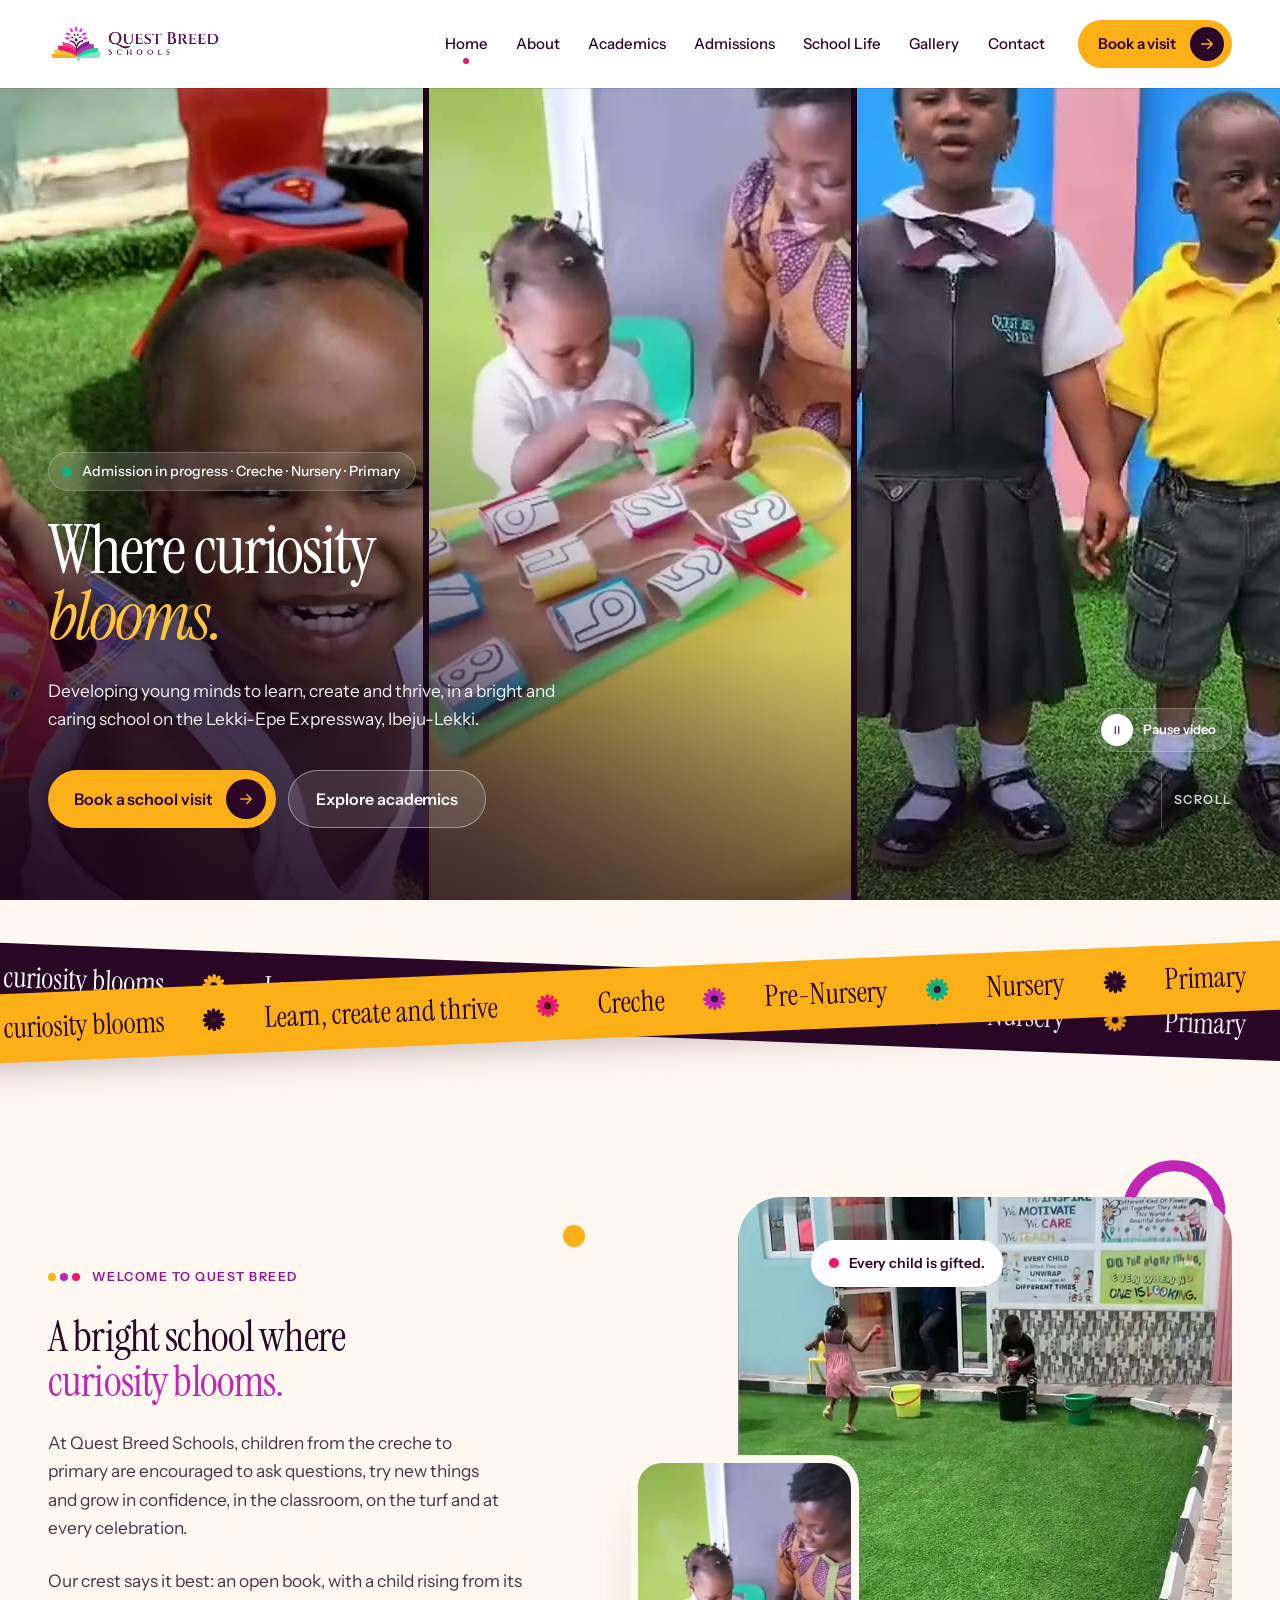
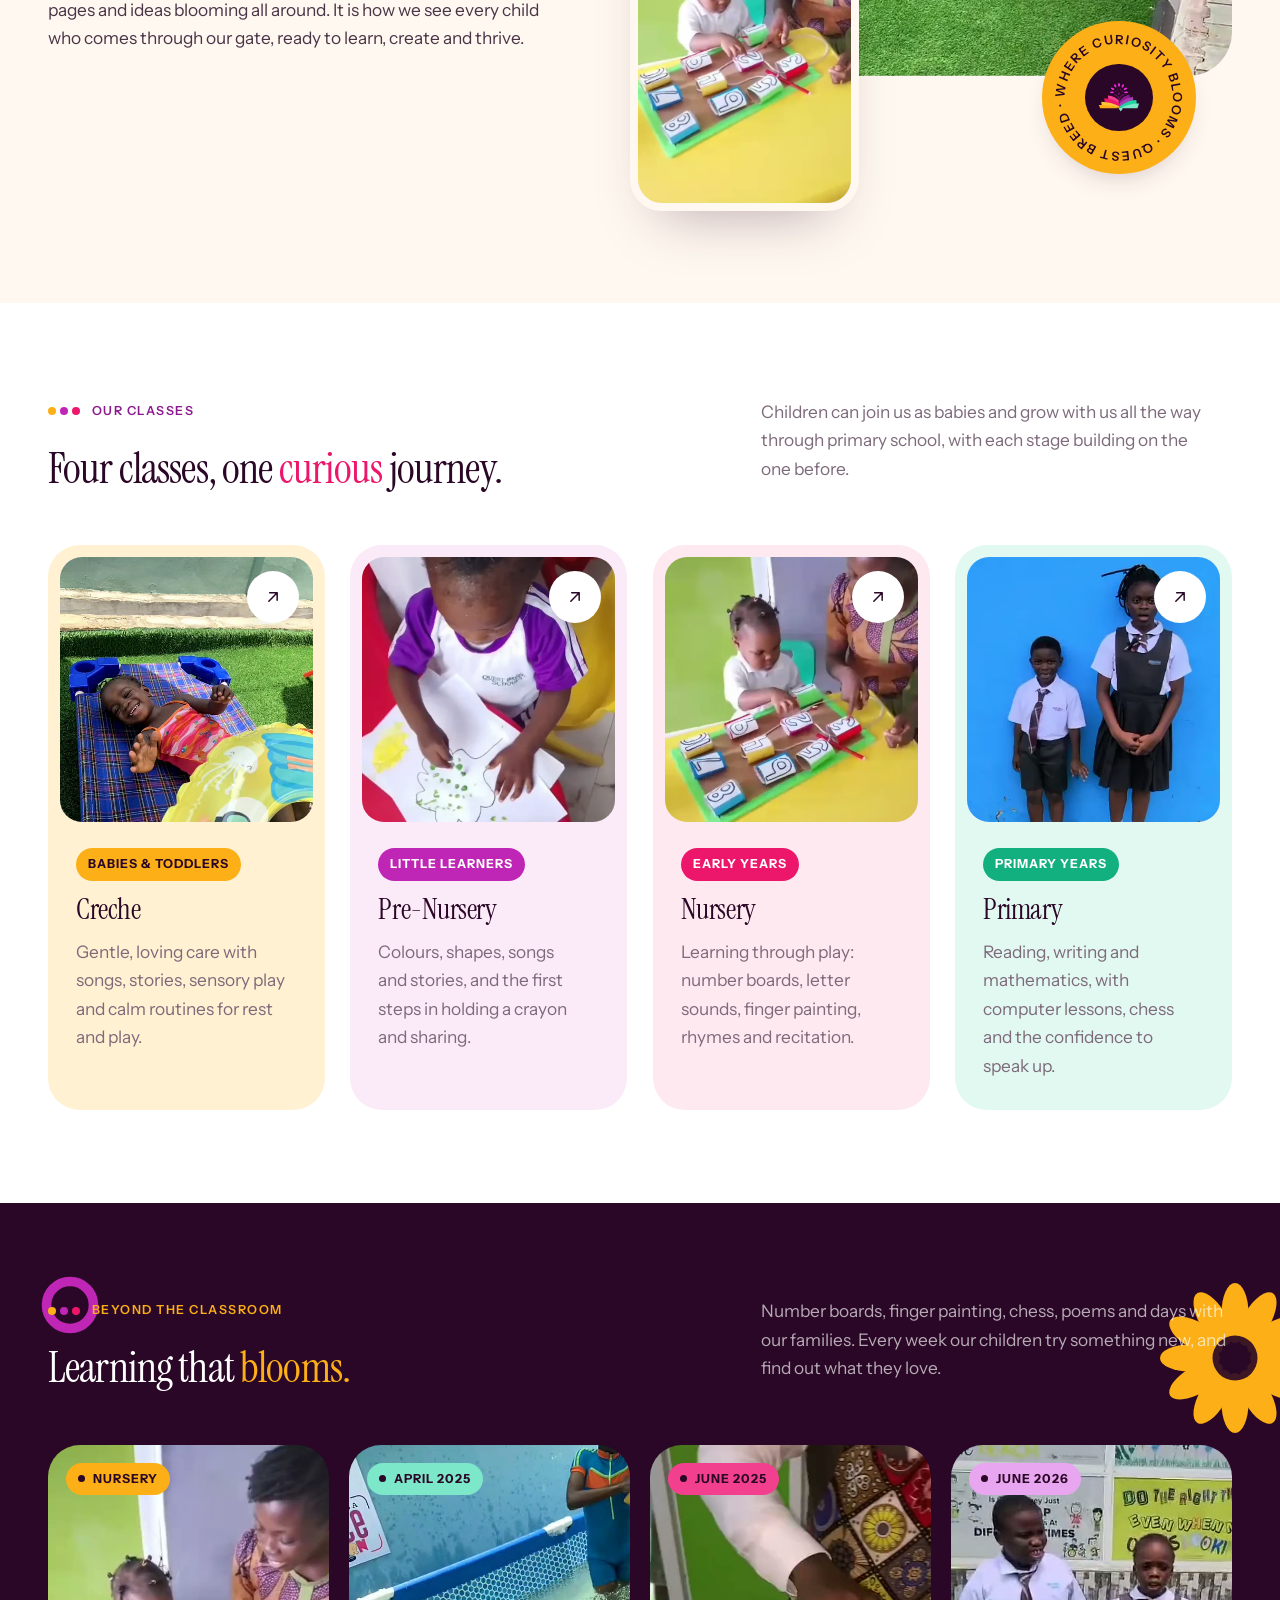
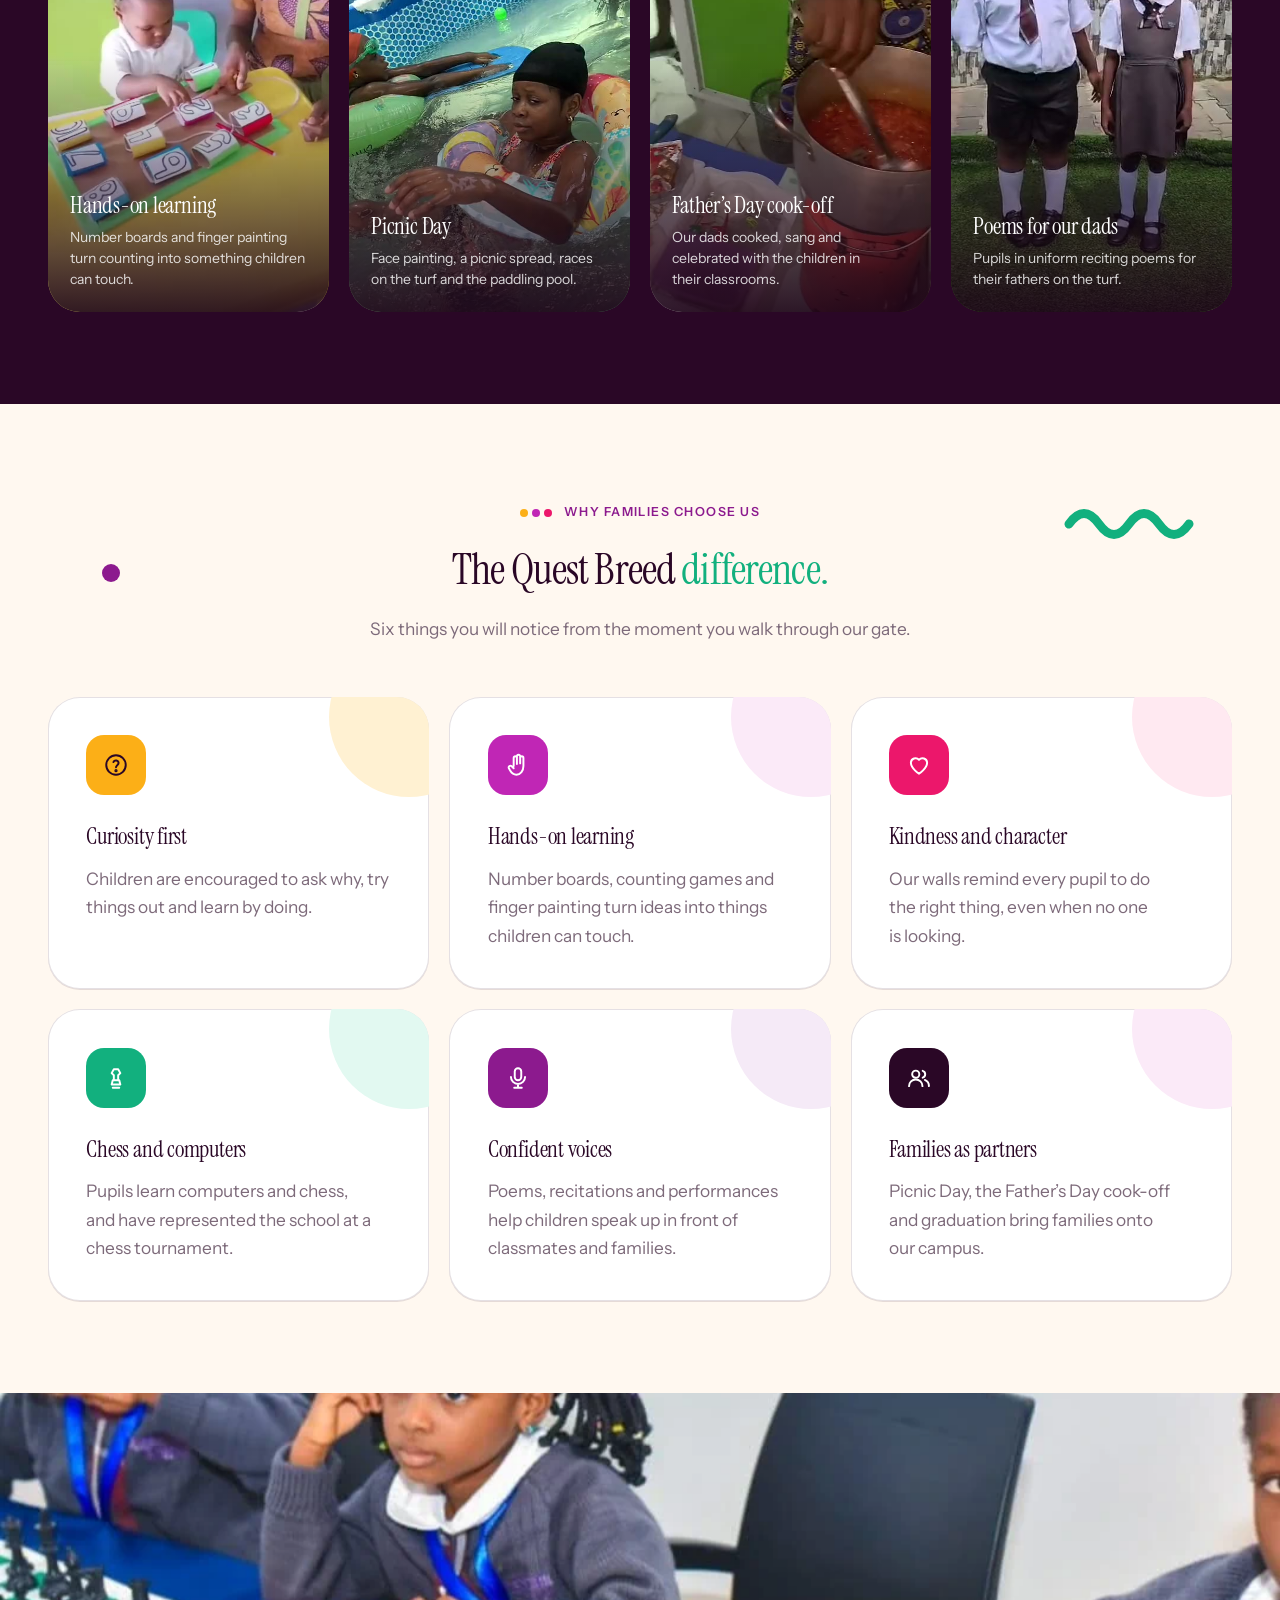
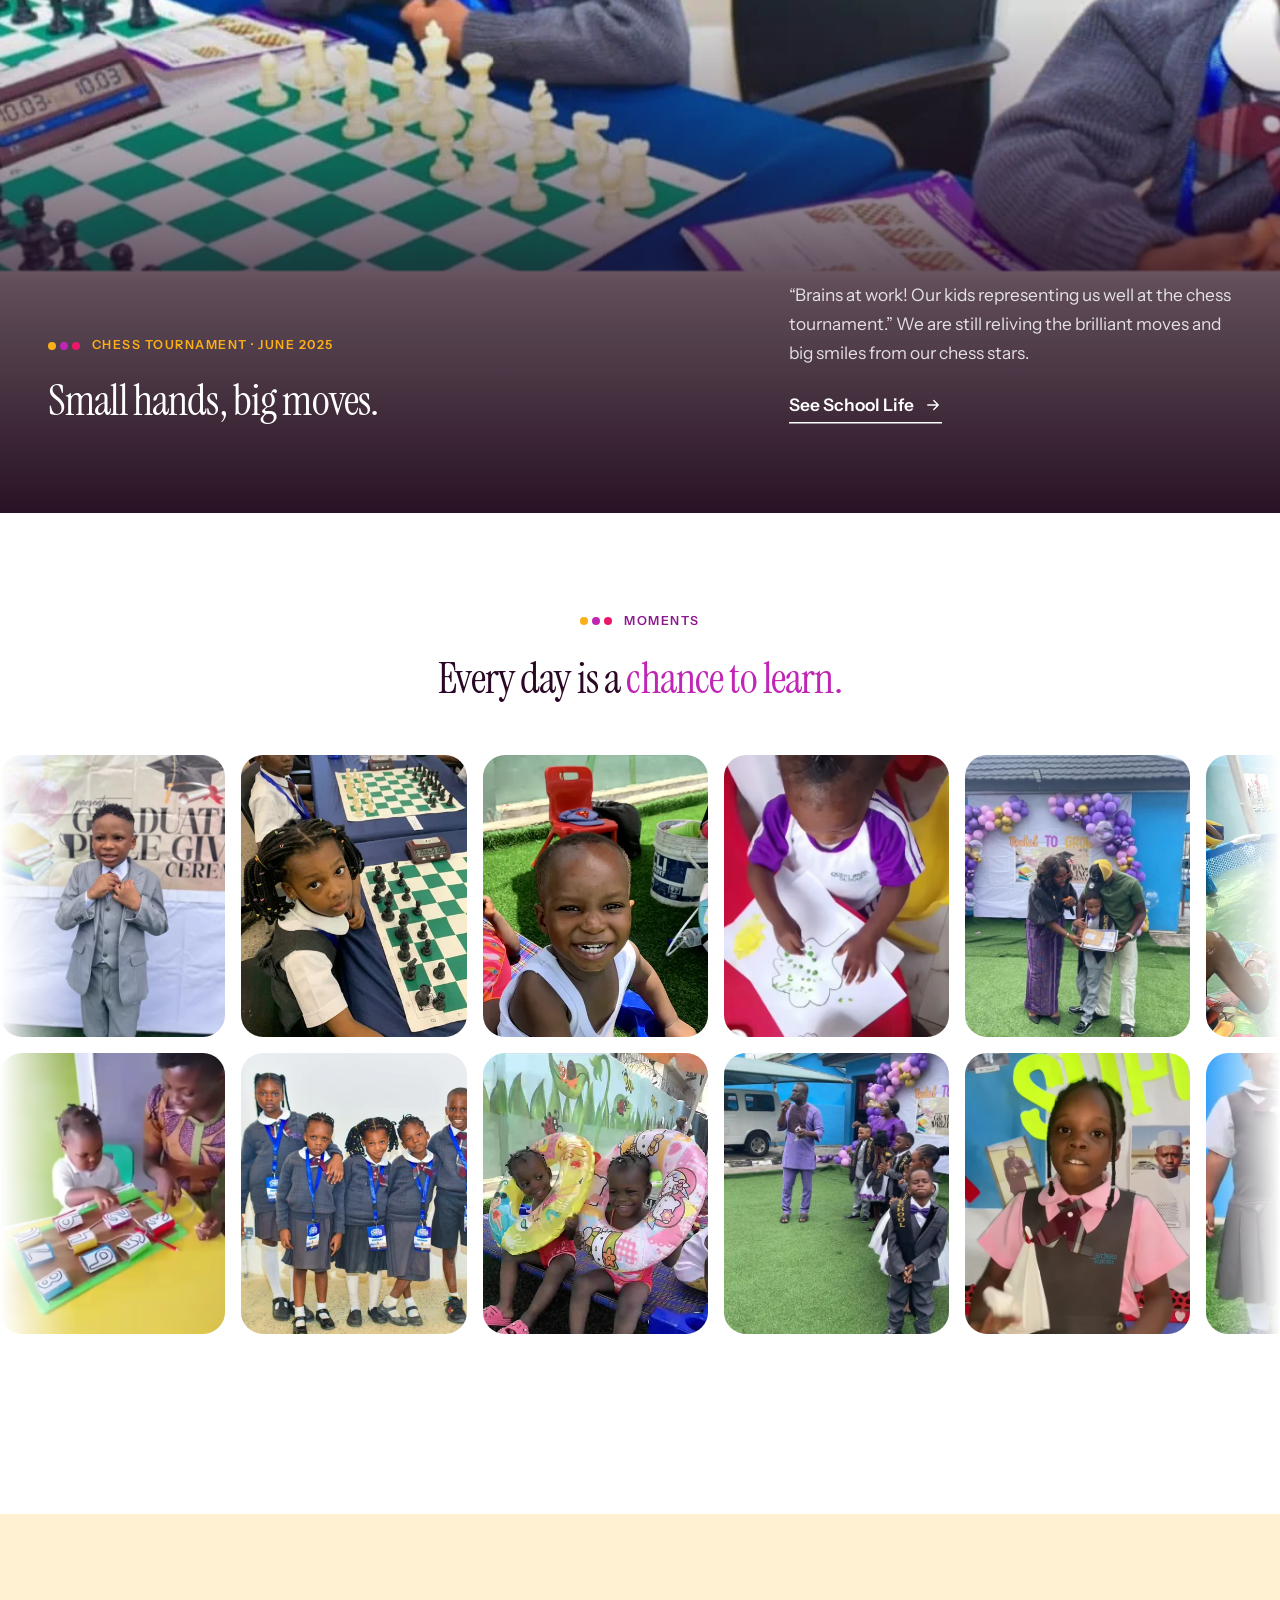
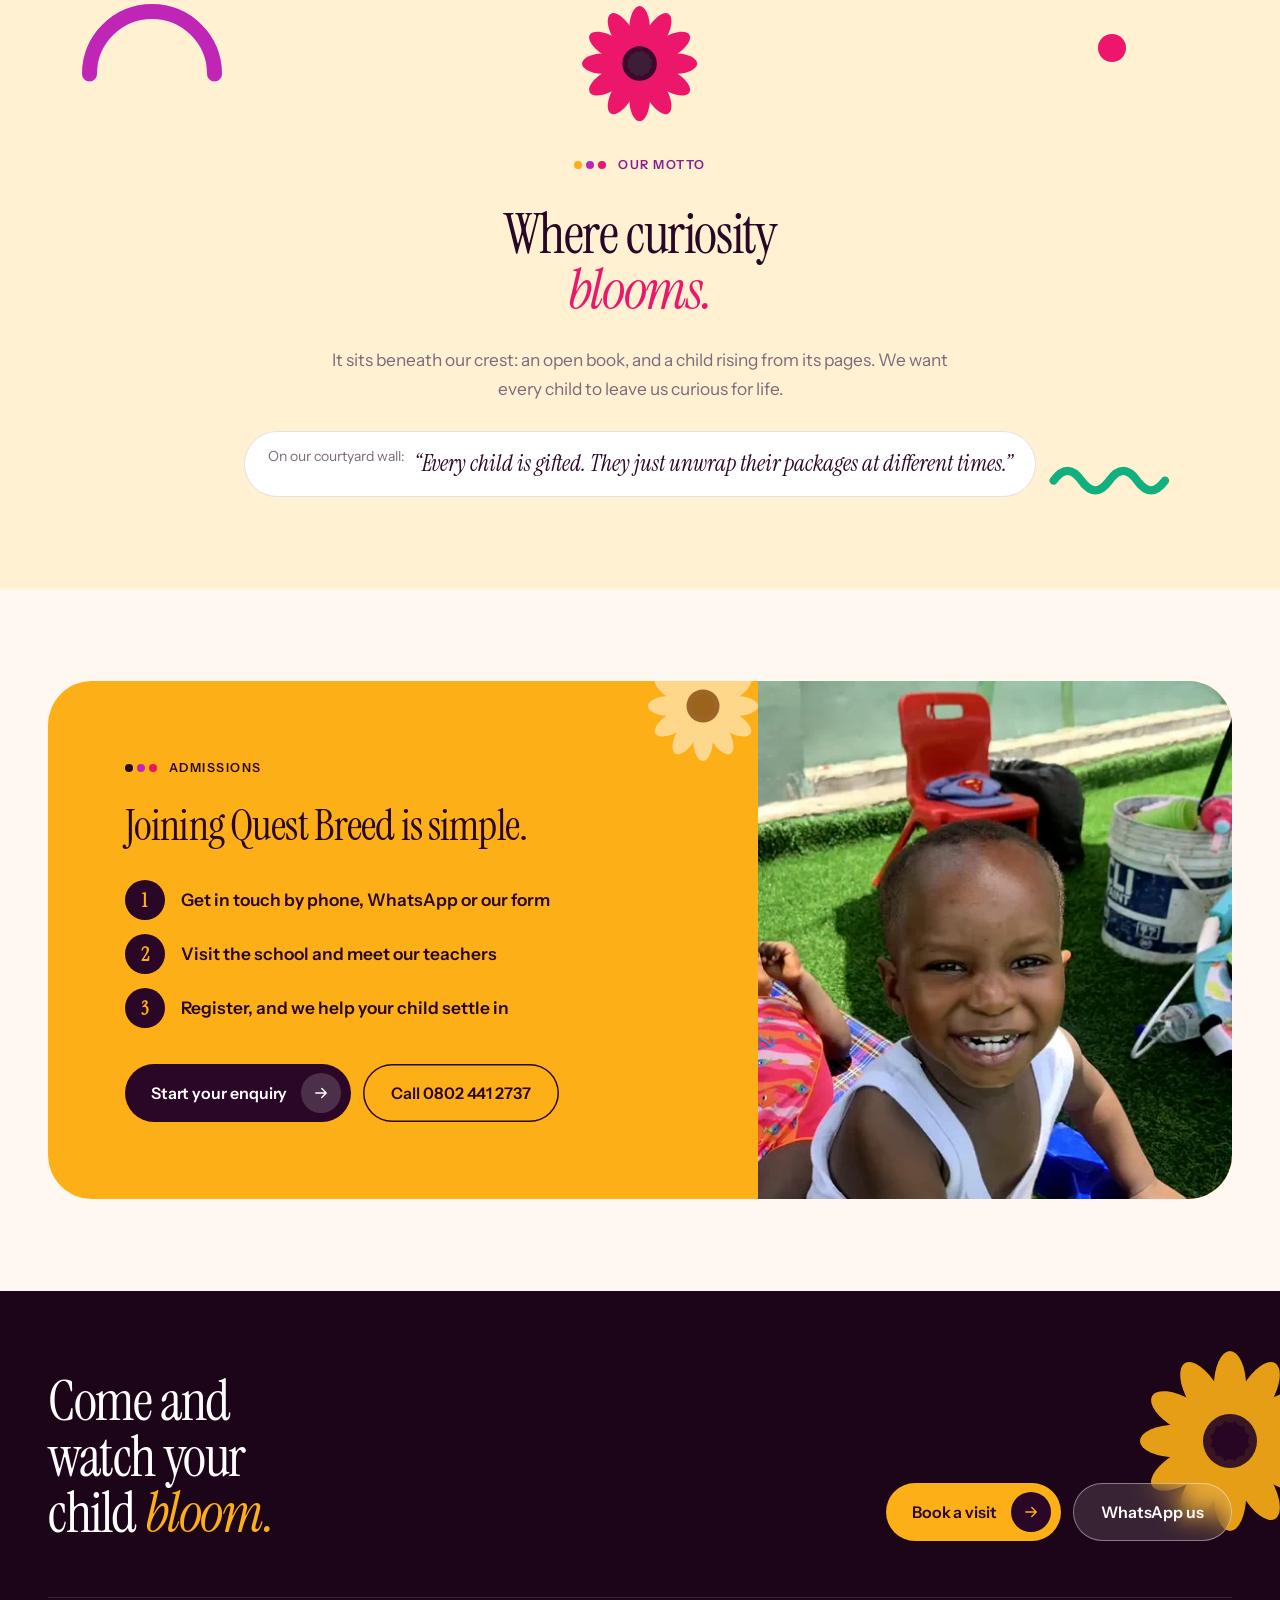
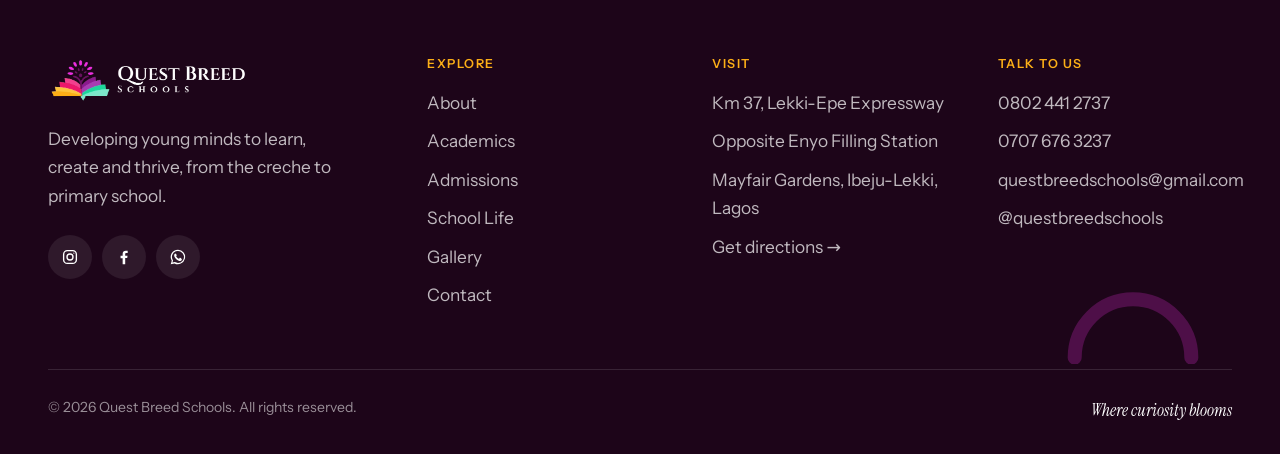
<file: index.html>
<!DOCTYPE html>
<html lang="en-GB">
<head>
  <meta charset="utf-8">
  <meta name="viewport" content="width=device-width, initial-scale=1, viewport-fit=cover">
  <title>Quest Breed Schools | Creche, Nursery &amp; Primary School in Ibeju-Lekki, Lagos</title>
  <meta name="description" content="Quest Breed Schools is a creche, nursery and primary school at Km 37, Lekki-Epe Expressway, Ibeju-Lekki, Lagos. Where curiosity blooms. Admission is in progress.">
  <meta name="theme-color" content="#2a0726">
  <meta property="og:type" content="website">
  <meta property="og:site_name" content="Quest Breed Schools">
  <meta property="og:title" content="Quest Breed Schools | Creche, Nursery &amp; Primary School in Ibeju-Lekki, Lagos">
  <meta property="og:description" content="Quest Breed Schools is a creche, nursery and primary school at Km 37, Lekki-Epe Expressway, Ibeju-Lekki, Lagos. Where curiosity blooms. Admission is in progress.">
  <meta property="og:image" content="assets/images/og-image.jpg">
  <meta name="twitter:card" content="summary_large_image">
  <link rel="icon" href="favicon.svg" type="image/svg+xml">
  <link rel="icon" href="favicon.png" type="image/png">
  <link rel="apple-touch-icon" href="apple-touch-icon.png">
  <link rel="manifest" href="site.webmanifest">
  <link rel="preload" href="assets/fonts/instrument-serif.woff2" as="font" type="font/woff2" crossorigin>
  <link rel="preload" href="assets/fonts/instrument-sans.woff2" as="font" type="font/woff2" crossorigin>
  <link rel="stylesheet" href="assets/css/style.css">
  <script>document.documentElement.classList.add('js')</script>
  <script type="application/ld+json">{"@context":"https://schema.org","@type":"School","name":"Quest Breed Schools","slogan":"Where curiosity blooms","email":"questbreedschools@gmail.com","telephone":["+2348024412737","+2347076763237"],"address":{"@type":"PostalAddress","streetAddress":"Km 37, Lekki-Epe Expressway, opposite Enyo Filling Station, Mayfair Gardens","addressLocality":"Ibeju-Lekki","addressRegion":"Lagos","addressCountry":"NG"},"sameAs":["https://www.instagram.com/questbreedschools/","https://www.facebook.com/p/Quest-Breed-Schools-61564180782372/"]}</script>
</head>
<body>
  <a class="skip" href="#main">Skip to content</a>

  <header class="header header--over">
    <div class="wrap">
      <a class="logo" href="index.html" aria-label="Quest Breed Schools, home">
        <img class="logo-dark" src="assets/images/logo.webp" alt="Quest Breed Schools" width="664" height="153">
        <img class="logo-light" src="assets/images/logo-white.webp" alt="" width="664" height="153">
      </a>
      <nav class="nav" aria-label="Main">
        <ul class="nav-links">
          <li><a href="index.html" aria-current="page">Home</a></li>
          <li><a href="about.html">About</a></li>
          <li><a href="academics.html">Academics</a></li>
          <li><a href="admissions.html">Admissions</a></li>
          <li><a href="school-life.html">School Life</a></li>
          <li><a href="gallery.html">Gallery</a></li>
          <li><a href="contact.html">Contact</a></li>
        </ul>
        <a class="btn btn--sun btn--sm" href="admissions.html#enquire">Book a visit <span class="arrow"><svg width="18" height="18" viewBox="0 0 24 24" fill="none" stroke="currentColor" stroke-width="1.8" stroke-linecap="round" stroke-linejoin="round" aria-hidden="true"><path d="M5 12h14M13 6l6 6-6 6"/></svg></span></a>
        <button class="burger" type="button" aria-expanded="false" aria-controls="menu"><span class="label-text">Menu</span><span class="lines" aria-hidden="true"></span></button>
      </nav>
    </div>
  </header>

  <div class="menu" id="menu" inert>
    <nav aria-label="Mobile">
      <ul class="menu-links">
        <li><a href="index.html" style="--i:0" aria-current="page"><small>01</small>Home</a></li>
        <li><a href="about.html" style="--i:1"><small>02</small>About</a></li>
        <li><a href="academics.html" style="--i:2"><small>03</small>Academics</a></li>
        <li><a href="admissions.html" style="--i:3"><small>04</small>Admissions</a></li>
        <li><a href="school-life.html" style="--i:4"><small>05</small>School Life</a></li>
        <li><a href="gallery.html" style="--i:5"><small>06</small>Gallery</a></li>
        <li><a href="contact.html" style="--i:6"><small>07</small>Contact</a></li>
      </ul>
    </nav>
    <div class="menu-foot">
      <a class="btn btn--sun" href="admissions.html#enquire">Book a visit <span class="arrow"><svg width="18" height="18" viewBox="0 0 24 24" fill="none" stroke="currentColor" stroke-width="1.8" stroke-linecap="round" stroke-linejoin="round" aria-hidden="true"><path d="M5 12h14M13 6l6 6-6 6"/></svg></span></a>
      <p>Km 37, Lekki-Epe Expressway, Mayfair Gardens, <span class="nowrap">Ibeju-Lekki</span>, Lagos<br><a href="tel:+2348024412737">0802 441 2737</a> &middot; <a href="tel:+2347076763237">0707 676 3237</a></p>
    </div>
  </div>

  <main id="main">

    <section class="hero" aria-label="Welcome">
      <div class="hero-media">
        <figure><video data-auto muted loop playsinline preload="none" poster="assets/video/hero-play.jpg" width="540" height="900" aria-label="Pupils playing on Picnic Day"><source src="assets/video/hero-play.mp4" type="video/mp4"></video></figure>
        <figure><video data-auto muted loop playsinline preload="none" poster="assets/video/hero-learn.jpg" width="540" height="900" aria-label="Nursery pupils learning with number boards and paint"><source src="assets/video/hero-learn.mp4" type="video/mp4"></video></figure>
        <figure><video data-auto muted loop playsinline preload="none" poster="assets/video/hero-belong.jpg" width="540" height="900" aria-label="Pupils in Quest Breed uniform"><source src="assets/video/hero-belong.mp4" type="video/mp4"></video></figure>
      </div>
      <div class="hero-content">
        <div class="wrap hero-grid">
          <div>
            <p class="hero-tag"><span class="pulse"></span><span>Admission in progress &middot; Creche &middot; Nursery &middot; Primary</span></p>
            <h1>
              <span class="line"><span style="--i:0">Where curiosity</span></span>
              <span class="line"><span style="--i:1"><span class="rotator" aria-hidden="true"><span style="--c:#fdc43c">blooms.</span><span style="--c:#f59ef0">learns.</span><span style="--c:#ff8fb8">creates.</span><span style="--c:#7de7ca">thrives.</span><span style="--c:#fdc43c">grows.</span></span><span class="sr">blooms, learns, creates, thrives and grows.</span></span></span>
            </h1>
            <p class="hero-sub">Developing young minds to learn, create and thrive, in a bright and caring school on the Lekki-Epe Expressway, <span class="nowrap">Ibeju-Lekki</span>.</p>
            <div class="btn-row">
              <a class="btn btn--sun" href="admissions.html#enquire">Book a school visit <span class="arrow"><svg width="18" height="18" viewBox="0 0 24 24" fill="none" stroke="currentColor" stroke-width="1.8" stroke-linecap="round" stroke-linejoin="round" aria-hidden="true"><path d="M5 12h14M13 6l6 6-6 6"/></svg></span></a>
              <a class="btn btn--glass btn--plain" href="academics.html">Explore academics</a>
            </div>
          </div>
          <div class="hero-aside">
            <button class="video-toggle" type="button" aria-pressed="false"><span class="ico"><span class="pause"><svg width="14" height="14" viewBox="0 0 24 24" fill="none" stroke="currentColor" stroke-width="1.8" stroke-linecap="round" stroke-linejoin="round" aria-hidden="true"><path d="M9 6v12M15 6v12"/></svg></span><span class="play"><svg width="14" height="14" viewBox="0 0 24 24" aria-hidden="true"><path fill="currentColor" d="M8 5.5v13l11-6.5z"/></svg></span></span><span class="toggle-text">Pause video</span></button>
            <p class="scroll-cue"><span></span>Scroll</p>
          </div>
        </div>
      </div>
    </section>

    <div class="ribbons">
      <div class="ribbon ribbon--sky" aria-hidden="true"><div class="ribbon-track"><span>Where curiosity blooms</span><svg viewBox="0 0 100 100" aria-hidden="true"><g fill="#fcaf17"><ellipse cx="50" cy="20" rx="9" ry="20" transform="rotate(0 50 50)"/><ellipse cx="50" cy="20" rx="9" ry="20" transform="rotate(30 50 50)"/><ellipse cx="50" cy="20" rx="9" ry="20" transform="rotate(60 50 50)"/><ellipse cx="50" cy="20" rx="9" ry="20" transform="rotate(90 50 50)"/><ellipse cx="50" cy="20" rx="9" ry="20" transform="rotate(120 50 50)"/><ellipse cx="50" cy="20" rx="9" ry="20" transform="rotate(150 50 50)"/><ellipse cx="50" cy="20" rx="9" ry="20" transform="rotate(180 50 50)"/><ellipse cx="50" cy="20" rx="9" ry="20" transform="rotate(210 50 50)"/><ellipse cx="50" cy="20" rx="9" ry="20" transform="rotate(240 50 50)"/><ellipse cx="50" cy="20" rx="9" ry="20" transform="rotate(270 50 50)"/><ellipse cx="50" cy="20" rx="9" ry="20" transform="rotate(300 50 50)"/><ellipse cx="50" cy="20" rx="9" ry="20" transform="rotate(330 50 50)"/></g><circle cx="50" cy="50" r="15" fill="#2a0726" opacity=".9"/></svg><span>Learn, create and thrive</span><svg viewBox="0 0 100 100" aria-hidden="true"><g fill="#7de7ca"><ellipse cx="50" cy="20" rx="9" ry="20" transform="rotate(0 50 50)"/><ellipse cx="50" cy="20" rx="9" ry="20" transform="rotate(30 50 50)"/><ellipse cx="50" cy="20" rx="9" ry="20" transform="rotate(60 50 50)"/><ellipse cx="50" cy="20" rx="9" ry="20" transform="rotate(90 50 50)"/><ellipse cx="50" cy="20" rx="9" ry="20" transform="rotate(120 50 50)"/><ellipse cx="50" cy="20" rx="9" ry="20" transform="rotate(150 50 50)"/><ellipse cx="50" cy="20" rx="9" ry="20" transform="rotate(180 50 50)"/><ellipse cx="50" cy="20" rx="9" ry="20" transform="rotate(210 50 50)"/><ellipse cx="50" cy="20" rx="9" ry="20" transform="rotate(240 50 50)"/><ellipse cx="50" cy="20" rx="9" ry="20" transform="rotate(270 50 50)"/><ellipse cx="50" cy="20" rx="9" ry="20" transform="rotate(300 50 50)"/><ellipse cx="50" cy="20" rx="9" ry="20" transform="rotate(330 50 50)"/></g><circle cx="50" cy="50" r="15" fill="#2a0726" opacity=".9"/></svg><span>Creche</span><svg viewBox="0 0 100 100" aria-hidden="true"><g fill="#f2408f"><ellipse cx="50" cy="20" rx="9" ry="20" transform="rotate(0 50 50)"/><ellipse cx="50" cy="20" rx="9" ry="20" transform="rotate(30 50 50)"/><ellipse cx="50" cy="20" rx="9" ry="20" transform="rotate(60 50 50)"/><ellipse cx="50" cy="20" rx="9" ry="20" transform="rotate(90 50 50)"/><ellipse cx="50" cy="20" rx="9" ry="20" transform="rotate(120 50 50)"/><ellipse cx="50" cy="20" rx="9" ry="20" transform="rotate(150 50 50)"/><ellipse cx="50" cy="20" rx="9" ry="20" transform="rotate(180 50 50)"/><ellipse cx="50" cy="20" rx="9" ry="20" transform="rotate(210 50 50)"/><ellipse cx="50" cy="20" rx="9" ry="20" transform="rotate(240 50 50)"/><ellipse cx="50" cy="20" rx="9" ry="20" transform="rotate(270 50 50)"/><ellipse cx="50" cy="20" rx="9" ry="20" transform="rotate(300 50 50)"/><ellipse cx="50" cy="20" rx="9" ry="20" transform="rotate(330 50 50)"/></g><circle cx="50" cy="50" r="15" fill="#2a0726" opacity=".9"/></svg><span>Pre-Nursery</span><svg viewBox="0 0 100 100" aria-hidden="true"><g fill="#12b07e"><ellipse cx="50" cy="20" rx="9" ry="20" transform="rotate(0 50 50)"/><ellipse cx="50" cy="20" rx="9" ry="20" transform="rotate(30 50 50)"/><ellipse cx="50" cy="20" rx="9" ry="20" transform="rotate(60 50 50)"/><ellipse cx="50" cy="20" rx="9" ry="20" transform="rotate(90 50 50)"/><ellipse cx="50" cy="20" rx="9" ry="20" transform="rotate(120 50 50)"/><ellipse cx="50" cy="20" rx="9" ry="20" transform="rotate(150 50 50)"/><ellipse cx="50" cy="20" rx="9" ry="20" transform="rotate(180 50 50)"/><ellipse cx="50" cy="20" rx="9" ry="20" transform="rotate(210 50 50)"/><ellipse cx="50" cy="20" rx="9" ry="20" transform="rotate(240 50 50)"/><ellipse cx="50" cy="20" rx="9" ry="20" transform="rotate(270 50 50)"/><ellipse cx="50" cy="20" rx="9" ry="20" transform="rotate(300 50 50)"/><ellipse cx="50" cy="20" rx="9" ry="20" transform="rotate(330 50 50)"/></g><circle cx="50" cy="50" r="15" fill="#2a0726" opacity=".9"/></svg><span>Nursery</span><svg viewBox="0 0 100 100" aria-hidden="true"><g fill="#fcaf17"><ellipse cx="50" cy="20" rx="9" ry="20" transform="rotate(0 50 50)"/><ellipse cx="50" cy="20" rx="9" ry="20" transform="rotate(30 50 50)"/><ellipse cx="50" cy="20" rx="9" ry="20" transform="rotate(60 50 50)"/><ellipse cx="50" cy="20" rx="9" ry="20" transform="rotate(90 50 50)"/><ellipse cx="50" cy="20" rx="9" ry="20" transform="rotate(120 50 50)"/><ellipse cx="50" cy="20" rx="9" ry="20" transform="rotate(150 50 50)"/><ellipse cx="50" cy="20" rx="9" ry="20" transform="rotate(180 50 50)"/><ellipse cx="50" cy="20" rx="9" ry="20" transform="rotate(210 50 50)"/><ellipse cx="50" cy="20" rx="9" ry="20" transform="rotate(240 50 50)"/><ellipse cx="50" cy="20" rx="9" ry="20" transform="rotate(270 50 50)"/><ellipse cx="50" cy="20" rx="9" ry="20" transform="rotate(300 50 50)"/><ellipse cx="50" cy="20" rx="9" ry="20" transform="rotate(330 50 50)"/></g><circle cx="50" cy="50" r="15" fill="#2a0726" opacity=".9"/></svg><span>Primary</span><svg viewBox="0 0 100 100" aria-hidden="true"><g fill="#7de7ca"><ellipse cx="50" cy="20" rx="9" ry="20" transform="rotate(0 50 50)"/><ellipse cx="50" cy="20" rx="9" ry="20" transform="rotate(30 50 50)"/><ellipse cx="50" cy="20" rx="9" ry="20" transform="rotate(60 50 50)"/><ellipse cx="50" cy="20" rx="9" ry="20" transform="rotate(90 50 50)"/><ellipse cx="50" cy="20" rx="9" ry="20" transform="rotate(120 50 50)"/><ellipse cx="50" cy="20" rx="9" ry="20" transform="rotate(150 50 50)"/><ellipse cx="50" cy="20" rx="9" ry="20" transform="rotate(180 50 50)"/><ellipse cx="50" cy="20" rx="9" ry="20" transform="rotate(210 50 50)"/><ellipse cx="50" cy="20" rx="9" ry="20" transform="rotate(240 50 50)"/><ellipse cx="50" cy="20" rx="9" ry="20" transform="rotate(270 50 50)"/><ellipse cx="50" cy="20" rx="9" ry="20" transform="rotate(300 50 50)"/><ellipse cx="50" cy="20" rx="9" ry="20" transform="rotate(330 50 50)"/></g><circle cx="50" cy="50" r="15" fill="#2a0726" opacity=".9"/></svg><span><span class="nowrap">Ibeju-Lekki</span>, Lagos</span><svg viewBox="0 0 100 100" aria-hidden="true"><g fill="#f2408f"><ellipse cx="50" cy="20" rx="9" ry="20" transform="rotate(0 50 50)"/><ellipse cx="50" cy="20" rx="9" ry="20" transform="rotate(30 50 50)"/><ellipse cx="50" cy="20" rx="9" ry="20" transform="rotate(60 50 50)"/><ellipse cx="50" cy="20" rx="9" ry="20" transform="rotate(90 50 50)"/><ellipse cx="50" cy="20" rx="9" ry="20" transform="rotate(120 50 50)"/><ellipse cx="50" cy="20" rx="9" ry="20" transform="rotate(150 50 50)"/><ellipse cx="50" cy="20" rx="9" ry="20" transform="rotate(180 50 50)"/><ellipse cx="50" cy="20" rx="9" ry="20" transform="rotate(210 50 50)"/><ellipse cx="50" cy="20" rx="9" ry="20" transform="rotate(240 50 50)"/><ellipse cx="50" cy="20" rx="9" ry="20" transform="rotate(270 50 50)"/><ellipse cx="50" cy="20" rx="9" ry="20" transform="rotate(300 50 50)"/><ellipse cx="50" cy="20" rx="9" ry="20" transform="rotate(330 50 50)"/></g><circle cx="50" cy="50" r="15" fill="#2a0726" opacity=".9"/></svg></div><div class="ribbon-track"><span>Where curiosity blooms</span><svg viewBox="0 0 100 100" aria-hidden="true"><g fill="#fcaf17"><ellipse cx="50" cy="20" rx="9" ry="20" transform="rotate(0 50 50)"/><ellipse cx="50" cy="20" rx="9" ry="20" transform="rotate(30 50 50)"/><ellipse cx="50" cy="20" rx="9" ry="20" transform="rotate(60 50 50)"/><ellipse cx="50" cy="20" rx="9" ry="20" transform="rotate(90 50 50)"/><ellipse cx="50" cy="20" rx="9" ry="20" transform="rotate(120 50 50)"/><ellipse cx="50" cy="20" rx="9" ry="20" transform="rotate(150 50 50)"/><ellipse cx="50" cy="20" rx="9" ry="20" transform="rotate(180 50 50)"/><ellipse cx="50" cy="20" rx="9" ry="20" transform="rotate(210 50 50)"/><ellipse cx="50" cy="20" rx="9" ry="20" transform="rotate(240 50 50)"/><ellipse cx="50" cy="20" rx="9" ry="20" transform="rotate(270 50 50)"/><ellipse cx="50" cy="20" rx="9" ry="20" transform="rotate(300 50 50)"/><ellipse cx="50" cy="20" rx="9" ry="20" transform="rotate(330 50 50)"/></g><circle cx="50" cy="50" r="15" fill="#2a0726" opacity=".9"/></svg><span>Learn, create and thrive</span><svg viewBox="0 0 100 100" aria-hidden="true"><g fill="#7de7ca"><ellipse cx="50" cy="20" rx="9" ry="20" transform="rotate(0 50 50)"/><ellipse cx="50" cy="20" rx="9" ry="20" transform="rotate(30 50 50)"/><ellipse cx="50" cy="20" rx="9" ry="20" transform="rotate(60 50 50)"/><ellipse cx="50" cy="20" rx="9" ry="20" transform="rotate(90 50 50)"/><ellipse cx="50" cy="20" rx="9" ry="20" transform="rotate(120 50 50)"/><ellipse cx="50" cy="20" rx="9" ry="20" transform="rotate(150 50 50)"/><ellipse cx="50" cy="20" rx="9" ry="20" transform="rotate(180 50 50)"/><ellipse cx="50" cy="20" rx="9" ry="20" transform="rotate(210 50 50)"/><ellipse cx="50" cy="20" rx="9" ry="20" transform="rotate(240 50 50)"/><ellipse cx="50" cy="20" rx="9" ry="20" transform="rotate(270 50 50)"/><ellipse cx="50" cy="20" rx="9" ry="20" transform="rotate(300 50 50)"/><ellipse cx="50" cy="20" rx="9" ry="20" transform="rotate(330 50 50)"/></g><circle cx="50" cy="50" r="15" fill="#2a0726" opacity=".9"/></svg><span>Creche</span><svg viewBox="0 0 100 100" aria-hidden="true"><g fill="#f2408f"><ellipse cx="50" cy="20" rx="9" ry="20" transform="rotate(0 50 50)"/><ellipse cx="50" cy="20" rx="9" ry="20" transform="rotate(30 50 50)"/><ellipse cx="50" cy="20" rx="9" ry="20" transform="rotate(60 50 50)"/><ellipse cx="50" cy="20" rx="9" ry="20" transform="rotate(90 50 50)"/><ellipse cx="50" cy="20" rx="9" ry="20" transform="rotate(120 50 50)"/><ellipse cx="50" cy="20" rx="9" ry="20" transform="rotate(150 50 50)"/><ellipse cx="50" cy="20" rx="9" ry="20" transform="rotate(180 50 50)"/><ellipse cx="50" cy="20" rx="9" ry="20" transform="rotate(210 50 50)"/><ellipse cx="50" cy="20" rx="9" ry="20" transform="rotate(240 50 50)"/><ellipse cx="50" cy="20" rx="9" ry="20" transform="rotate(270 50 50)"/><ellipse cx="50" cy="20" rx="9" ry="20" transform="rotate(300 50 50)"/><ellipse cx="50" cy="20" rx="9" ry="20" transform="rotate(330 50 50)"/></g><circle cx="50" cy="50" r="15" fill="#2a0726" opacity=".9"/></svg><span>Pre-Nursery</span><svg viewBox="0 0 100 100" aria-hidden="true"><g fill="#12b07e"><ellipse cx="50" cy="20" rx="9" ry="20" transform="rotate(0 50 50)"/><ellipse cx="50" cy="20" rx="9" ry="20" transform="rotate(30 50 50)"/><ellipse cx="50" cy="20" rx="9" ry="20" transform="rotate(60 50 50)"/><ellipse cx="50" cy="20" rx="9" ry="20" transform="rotate(90 50 50)"/><ellipse cx="50" cy="20" rx="9" ry="20" transform="rotate(120 50 50)"/><ellipse cx="50" cy="20" rx="9" ry="20" transform="rotate(150 50 50)"/><ellipse cx="50" cy="20" rx="9" ry="20" transform="rotate(180 50 50)"/><ellipse cx="50" cy="20" rx="9" ry="20" transform="rotate(210 50 50)"/><ellipse cx="50" cy="20" rx="9" ry="20" transform="rotate(240 50 50)"/><ellipse cx="50" cy="20" rx="9" ry="20" transform="rotate(270 50 50)"/><ellipse cx="50" cy="20" rx="9" ry="20" transform="rotate(300 50 50)"/><ellipse cx="50" cy="20" rx="9" ry="20" transform="rotate(330 50 50)"/></g><circle cx="50" cy="50" r="15" fill="#2a0726" opacity=".9"/></svg><span>Nursery</span><svg viewBox="0 0 100 100" aria-hidden="true"><g fill="#fcaf17"><ellipse cx="50" cy="20" rx="9" ry="20" transform="rotate(0 50 50)"/><ellipse cx="50" cy="20" rx="9" ry="20" transform="rotate(30 50 50)"/><ellipse cx="50" cy="20" rx="9" ry="20" transform="rotate(60 50 50)"/><ellipse cx="50" cy="20" rx="9" ry="20" transform="rotate(90 50 50)"/><ellipse cx="50" cy="20" rx="9" ry="20" transform="rotate(120 50 50)"/><ellipse cx="50" cy="20" rx="9" ry="20" transform="rotate(150 50 50)"/><ellipse cx="50" cy="20" rx="9" ry="20" transform="rotate(180 50 50)"/><ellipse cx="50" cy="20" rx="9" ry="20" transform="rotate(210 50 50)"/><ellipse cx="50" cy="20" rx="9" ry="20" transform="rotate(240 50 50)"/><ellipse cx="50" cy="20" rx="9" ry="20" transform="rotate(270 50 50)"/><ellipse cx="50" cy="20" rx="9" ry="20" transform="rotate(300 50 50)"/><ellipse cx="50" cy="20" rx="9" ry="20" transform="rotate(330 50 50)"/></g><circle cx="50" cy="50" r="15" fill="#2a0726" opacity=".9"/></svg><span>Primary</span><svg viewBox="0 0 100 100" aria-hidden="true"><g fill="#7de7ca"><ellipse cx="50" cy="20" rx="9" ry="20" transform="rotate(0 50 50)"/><ellipse cx="50" cy="20" rx="9" ry="20" transform="rotate(30 50 50)"/><ellipse cx="50" cy="20" rx="9" ry="20" transform="rotate(60 50 50)"/><ellipse cx="50" cy="20" rx="9" ry="20" transform="rotate(90 50 50)"/><ellipse cx="50" cy="20" rx="9" ry="20" transform="rotate(120 50 50)"/><ellipse cx="50" cy="20" rx="9" ry="20" transform="rotate(150 50 50)"/><ellipse cx="50" cy="20" rx="9" ry="20" transform="rotate(180 50 50)"/><ellipse cx="50" cy="20" rx="9" ry="20" transform="rotate(210 50 50)"/><ellipse cx="50" cy="20" rx="9" ry="20" transform="rotate(240 50 50)"/><ellipse cx="50" cy="20" rx="9" ry="20" transform="rotate(270 50 50)"/><ellipse cx="50" cy="20" rx="9" ry="20" transform="rotate(300 50 50)"/><ellipse cx="50" cy="20" rx="9" ry="20" transform="rotate(330 50 50)"/></g><circle cx="50" cy="50" r="15" fill="#2a0726" opacity=".9"/></svg><span><span class="nowrap">Ibeju-Lekki</span>, Lagos</span><svg viewBox="0 0 100 100" aria-hidden="true"><g fill="#f2408f"><ellipse cx="50" cy="20" rx="9" ry="20" transform="rotate(0 50 50)"/><ellipse cx="50" cy="20" rx="9" ry="20" transform="rotate(30 50 50)"/><ellipse cx="50" cy="20" rx="9" ry="20" transform="rotate(60 50 50)"/><ellipse cx="50" cy="20" rx="9" ry="20" transform="rotate(90 50 50)"/><ellipse cx="50" cy="20" rx="9" ry="20" transform="rotate(120 50 50)"/><ellipse cx="50" cy="20" rx="9" ry="20" transform="rotate(150 50 50)"/><ellipse cx="50" cy="20" rx="9" ry="20" transform="rotate(180 50 50)"/><ellipse cx="50" cy="20" rx="9" ry="20" transform="rotate(210 50 50)"/><ellipse cx="50" cy="20" rx="9" ry="20" transform="rotate(240 50 50)"/><ellipse cx="50" cy="20" rx="9" ry="20" transform="rotate(270 50 50)"/><ellipse cx="50" cy="20" rx="9" ry="20" transform="rotate(300 50 50)"/><ellipse cx="50" cy="20" rx="9" ry="20" transform="rotate(330 50 50)"/></g><circle cx="50" cy="50" r="15" fill="#2a0726" opacity=".9"/></svg></div></div>
      <div class="ribbon ribbon--sun" aria-hidden="true"><div class="ribbon-track"><span>Where curiosity blooms</span><svg viewBox="0 0 100 100" aria-hidden="true"><g fill="#2a0726"><ellipse cx="50" cy="20" rx="9" ry="20" transform="rotate(0 50 50)"/><ellipse cx="50" cy="20" rx="9" ry="20" transform="rotate(30 50 50)"/><ellipse cx="50" cy="20" rx="9" ry="20" transform="rotate(60 50 50)"/><ellipse cx="50" cy="20" rx="9" ry="20" transform="rotate(90 50 50)"/><ellipse cx="50" cy="20" rx="9" ry="20" transform="rotate(120 50 50)"/><ellipse cx="50" cy="20" rx="9" ry="20" transform="rotate(150 50 50)"/><ellipse cx="50" cy="20" rx="9" ry="20" transform="rotate(180 50 50)"/><ellipse cx="50" cy="20" rx="9" ry="20" transform="rotate(210 50 50)"/><ellipse cx="50" cy="20" rx="9" ry="20" transform="rotate(240 50 50)"/><ellipse cx="50" cy="20" rx="9" ry="20" transform="rotate(270 50 50)"/><ellipse cx="50" cy="20" rx="9" ry="20" transform="rotate(300 50 50)"/><ellipse cx="50" cy="20" rx="9" ry="20" transform="rotate(330 50 50)"/></g><circle cx="50" cy="50" r="15" fill="#2a0726" opacity=".9"/></svg><span>Learn, create and thrive</span><svg viewBox="0 0 100 100" aria-hidden="true"><g fill="#ec176b"><ellipse cx="50" cy="20" rx="9" ry="20" transform="rotate(0 50 50)"/><ellipse cx="50" cy="20" rx="9" ry="20" transform="rotate(30 50 50)"/><ellipse cx="50" cy="20" rx="9" ry="20" transform="rotate(60 50 50)"/><ellipse cx="50" cy="20" rx="9" ry="20" transform="rotate(90 50 50)"/><ellipse cx="50" cy="20" rx="9" ry="20" transform="rotate(120 50 50)"/><ellipse cx="50" cy="20" rx="9" ry="20" transform="rotate(150 50 50)"/><ellipse cx="50" cy="20" rx="9" ry="20" transform="rotate(180 50 50)"/><ellipse cx="50" cy="20" rx="9" ry="20" transform="rotate(210 50 50)"/><ellipse cx="50" cy="20" rx="9" ry="20" transform="rotate(240 50 50)"/><ellipse cx="50" cy="20" rx="9" ry="20" transform="rotate(270 50 50)"/><ellipse cx="50" cy="20" rx="9" ry="20" transform="rotate(300 50 50)"/><ellipse cx="50" cy="20" rx="9" ry="20" transform="rotate(330 50 50)"/></g><circle cx="50" cy="50" r="15" fill="#2a0726" opacity=".9"/></svg><span>Creche</span><svg viewBox="0 0 100 100" aria-hidden="true"><g fill="#c026b5"><ellipse cx="50" cy="20" rx="9" ry="20" transform="rotate(0 50 50)"/><ellipse cx="50" cy="20" rx="9" ry="20" transform="rotate(30 50 50)"/><ellipse cx="50" cy="20" rx="9" ry="20" transform="rotate(60 50 50)"/><ellipse cx="50" cy="20" rx="9" ry="20" transform="rotate(90 50 50)"/><ellipse cx="50" cy="20" rx="9" ry="20" transform="rotate(120 50 50)"/><ellipse cx="50" cy="20" rx="9" ry="20" transform="rotate(150 50 50)"/><ellipse cx="50" cy="20" rx="9" ry="20" transform="rotate(180 50 50)"/><ellipse cx="50" cy="20" rx="9" ry="20" transform="rotate(210 50 50)"/><ellipse cx="50" cy="20" rx="9" ry="20" transform="rotate(240 50 50)"/><ellipse cx="50" cy="20" rx="9" ry="20" transform="rotate(270 50 50)"/><ellipse cx="50" cy="20" rx="9" ry="20" transform="rotate(300 50 50)"/><ellipse cx="50" cy="20" rx="9" ry="20" transform="rotate(330 50 50)"/></g><circle cx="50" cy="50" r="15" fill="#2a0726" opacity=".9"/></svg><span>Pre-Nursery</span><svg viewBox="0 0 100 100" aria-hidden="true"><g fill="#12b07e"><ellipse cx="50" cy="20" rx="9" ry="20" transform="rotate(0 50 50)"/><ellipse cx="50" cy="20" rx="9" ry="20" transform="rotate(30 50 50)"/><ellipse cx="50" cy="20" rx="9" ry="20" transform="rotate(60 50 50)"/><ellipse cx="50" cy="20" rx="9" ry="20" transform="rotate(90 50 50)"/><ellipse cx="50" cy="20" rx="9" ry="20" transform="rotate(120 50 50)"/><ellipse cx="50" cy="20" rx="9" ry="20" transform="rotate(150 50 50)"/><ellipse cx="50" cy="20" rx="9" ry="20" transform="rotate(180 50 50)"/><ellipse cx="50" cy="20" rx="9" ry="20" transform="rotate(210 50 50)"/><ellipse cx="50" cy="20" rx="9" ry="20" transform="rotate(240 50 50)"/><ellipse cx="50" cy="20" rx="9" ry="20" transform="rotate(270 50 50)"/><ellipse cx="50" cy="20" rx="9" ry="20" transform="rotate(300 50 50)"/><ellipse cx="50" cy="20" rx="9" ry="20" transform="rotate(330 50 50)"/></g><circle cx="50" cy="50" r="15" fill="#2a0726" opacity=".9"/></svg><span>Nursery</span><svg viewBox="0 0 100 100" aria-hidden="true"><g fill="#2a0726"><ellipse cx="50" cy="20" rx="9" ry="20" transform="rotate(0 50 50)"/><ellipse cx="50" cy="20" rx="9" ry="20" transform="rotate(30 50 50)"/><ellipse cx="50" cy="20" rx="9" ry="20" transform="rotate(60 50 50)"/><ellipse cx="50" cy="20" rx="9" ry="20" transform="rotate(90 50 50)"/><ellipse cx="50" cy="20" rx="9" ry="20" transform="rotate(120 50 50)"/><ellipse cx="50" cy="20" rx="9" ry="20" transform="rotate(150 50 50)"/><ellipse cx="50" cy="20" rx="9" ry="20" transform="rotate(180 50 50)"/><ellipse cx="50" cy="20" rx="9" ry="20" transform="rotate(210 50 50)"/><ellipse cx="50" cy="20" rx="9" ry="20" transform="rotate(240 50 50)"/><ellipse cx="50" cy="20" rx="9" ry="20" transform="rotate(270 50 50)"/><ellipse cx="50" cy="20" rx="9" ry="20" transform="rotate(300 50 50)"/><ellipse cx="50" cy="20" rx="9" ry="20" transform="rotate(330 50 50)"/></g><circle cx="50" cy="50" r="15" fill="#2a0726" opacity=".9"/></svg><span>Primary</span><svg viewBox="0 0 100 100" aria-hidden="true"><g fill="#ec176b"><ellipse cx="50" cy="20" rx="9" ry="20" transform="rotate(0 50 50)"/><ellipse cx="50" cy="20" rx="9" ry="20" transform="rotate(30 50 50)"/><ellipse cx="50" cy="20" rx="9" ry="20" transform="rotate(60 50 50)"/><ellipse cx="50" cy="20" rx="9" ry="20" transform="rotate(90 50 50)"/><ellipse cx="50" cy="20" rx="9" ry="20" transform="rotate(120 50 50)"/><ellipse cx="50" cy="20" rx="9" ry="20" transform="rotate(150 50 50)"/><ellipse cx="50" cy="20" rx="9" ry="20" transform="rotate(180 50 50)"/><ellipse cx="50" cy="20" rx="9" ry="20" transform="rotate(210 50 50)"/><ellipse cx="50" cy="20" rx="9" ry="20" transform="rotate(240 50 50)"/><ellipse cx="50" cy="20" rx="9" ry="20" transform="rotate(270 50 50)"/><ellipse cx="50" cy="20" rx="9" ry="20" transform="rotate(300 50 50)"/><ellipse cx="50" cy="20" rx="9" ry="20" transform="rotate(330 50 50)"/></g><circle cx="50" cy="50" r="15" fill="#2a0726" opacity=".9"/></svg><span><span class="nowrap">Ibeju-Lekki</span>, Lagos</span><svg viewBox="0 0 100 100" aria-hidden="true"><g fill="#c026b5"><ellipse cx="50" cy="20" rx="9" ry="20" transform="rotate(0 50 50)"/><ellipse cx="50" cy="20" rx="9" ry="20" transform="rotate(30 50 50)"/><ellipse cx="50" cy="20" rx="9" ry="20" transform="rotate(60 50 50)"/><ellipse cx="50" cy="20" rx="9" ry="20" transform="rotate(90 50 50)"/><ellipse cx="50" cy="20" rx="9" ry="20" transform="rotate(120 50 50)"/><ellipse cx="50" cy="20" rx="9" ry="20" transform="rotate(150 50 50)"/><ellipse cx="50" cy="20" rx="9" ry="20" transform="rotate(180 50 50)"/><ellipse cx="50" cy="20" rx="9" ry="20" transform="rotate(210 50 50)"/><ellipse cx="50" cy="20" rx="9" ry="20" transform="rotate(240 50 50)"/><ellipse cx="50" cy="20" rx="9" ry="20" transform="rotate(270 50 50)"/><ellipse cx="50" cy="20" rx="9" ry="20" transform="rotate(300 50 50)"/><ellipse cx="50" cy="20" rx="9" ry="20" transform="rotate(330 50 50)"/></g><circle cx="50" cy="50" r="15" fill="#2a0726" opacity=".9"/></svg></div><div class="ribbon-track"><span>Where curiosity blooms</span><svg viewBox="0 0 100 100" aria-hidden="true"><g fill="#2a0726"><ellipse cx="50" cy="20" rx="9" ry="20" transform="rotate(0 50 50)"/><ellipse cx="50" cy="20" rx="9" ry="20" transform="rotate(30 50 50)"/><ellipse cx="50" cy="20" rx="9" ry="20" transform="rotate(60 50 50)"/><ellipse cx="50" cy="20" rx="9" ry="20" transform="rotate(90 50 50)"/><ellipse cx="50" cy="20" rx="9" ry="20" transform="rotate(120 50 50)"/><ellipse cx="50" cy="20" rx="9" ry="20" transform="rotate(150 50 50)"/><ellipse cx="50" cy="20" rx="9" ry="20" transform="rotate(180 50 50)"/><ellipse cx="50" cy="20" rx="9" ry="20" transform="rotate(210 50 50)"/><ellipse cx="50" cy="20" rx="9" ry="20" transform="rotate(240 50 50)"/><ellipse cx="50" cy="20" rx="9" ry="20" transform="rotate(270 50 50)"/><ellipse cx="50" cy="20" rx="9" ry="20" transform="rotate(300 50 50)"/><ellipse cx="50" cy="20" rx="9" ry="20" transform="rotate(330 50 50)"/></g><circle cx="50" cy="50" r="15" fill="#2a0726" opacity=".9"/></svg><span>Learn, create and thrive</span><svg viewBox="0 0 100 100" aria-hidden="true"><g fill="#ec176b"><ellipse cx="50" cy="20" rx="9" ry="20" transform="rotate(0 50 50)"/><ellipse cx="50" cy="20" rx="9" ry="20" transform="rotate(30 50 50)"/><ellipse cx="50" cy="20" rx="9" ry="20" transform="rotate(60 50 50)"/><ellipse cx="50" cy="20" rx="9" ry="20" transform="rotate(90 50 50)"/><ellipse cx="50" cy="20" rx="9" ry="20" transform="rotate(120 50 50)"/><ellipse cx="50" cy="20" rx="9" ry="20" transform="rotate(150 50 50)"/><ellipse cx="50" cy="20" rx="9" ry="20" transform="rotate(180 50 50)"/><ellipse cx="50" cy="20" rx="9" ry="20" transform="rotate(210 50 50)"/><ellipse cx="50" cy="20" rx="9" ry="20" transform="rotate(240 50 50)"/><ellipse cx="50" cy="20" rx="9" ry="20" transform="rotate(270 50 50)"/><ellipse cx="50" cy="20" rx="9" ry="20" transform="rotate(300 50 50)"/><ellipse cx="50" cy="20" rx="9" ry="20" transform="rotate(330 50 50)"/></g><circle cx="50" cy="50" r="15" fill="#2a0726" opacity=".9"/></svg><span>Creche</span><svg viewBox="0 0 100 100" aria-hidden="true"><g fill="#c026b5"><ellipse cx="50" cy="20" rx="9" ry="20" transform="rotate(0 50 50)"/><ellipse cx="50" cy="20" rx="9" ry="20" transform="rotate(30 50 50)"/><ellipse cx="50" cy="20" rx="9" ry="20" transform="rotate(60 50 50)"/><ellipse cx="50" cy="20" rx="9" ry="20" transform="rotate(90 50 50)"/><ellipse cx="50" cy="20" rx="9" ry="20" transform="rotate(120 50 50)"/><ellipse cx="50" cy="20" rx="9" ry="20" transform="rotate(150 50 50)"/><ellipse cx="50" cy="20" rx="9" ry="20" transform="rotate(180 50 50)"/><ellipse cx="50" cy="20" rx="9" ry="20" transform="rotate(210 50 50)"/><ellipse cx="50" cy="20" rx="9" ry="20" transform="rotate(240 50 50)"/><ellipse cx="50" cy="20" rx="9" ry="20" transform="rotate(270 50 50)"/><ellipse cx="50" cy="20" rx="9" ry="20" transform="rotate(300 50 50)"/><ellipse cx="50" cy="20" rx="9" ry="20" transform="rotate(330 50 50)"/></g><circle cx="50" cy="50" r="15" fill="#2a0726" opacity=".9"/></svg><span>Pre-Nursery</span><svg viewBox="0 0 100 100" aria-hidden="true"><g fill="#12b07e"><ellipse cx="50" cy="20" rx="9" ry="20" transform="rotate(0 50 50)"/><ellipse cx="50" cy="20" rx="9" ry="20" transform="rotate(30 50 50)"/><ellipse cx="50" cy="20" rx="9" ry="20" transform="rotate(60 50 50)"/><ellipse cx="50" cy="20" rx="9" ry="20" transform="rotate(90 50 50)"/><ellipse cx="50" cy="20" rx="9" ry="20" transform="rotate(120 50 50)"/><ellipse cx="50" cy="20" rx="9" ry="20" transform="rotate(150 50 50)"/><ellipse cx="50" cy="20" rx="9" ry="20" transform="rotate(180 50 50)"/><ellipse cx="50" cy="20" rx="9" ry="20" transform="rotate(210 50 50)"/><ellipse cx="50" cy="20" rx="9" ry="20" transform="rotate(240 50 50)"/><ellipse cx="50" cy="20" rx="9" ry="20" transform="rotate(270 50 50)"/><ellipse cx="50" cy="20" rx="9" ry="20" transform="rotate(300 50 50)"/><ellipse cx="50" cy="20" rx="9" ry="20" transform="rotate(330 50 50)"/></g><circle cx="50" cy="50" r="15" fill="#2a0726" opacity=".9"/></svg><span>Nursery</span><svg viewBox="0 0 100 100" aria-hidden="true"><g fill="#2a0726"><ellipse cx="50" cy="20" rx="9" ry="20" transform="rotate(0 50 50)"/><ellipse cx="50" cy="20" rx="9" ry="20" transform="rotate(30 50 50)"/><ellipse cx="50" cy="20" rx="9" ry="20" transform="rotate(60 50 50)"/><ellipse cx="50" cy="20" rx="9" ry="20" transform="rotate(90 50 50)"/><ellipse cx="50" cy="20" rx="9" ry="20" transform="rotate(120 50 50)"/><ellipse cx="50" cy="20" rx="9" ry="20" transform="rotate(150 50 50)"/><ellipse cx="50" cy="20" rx="9" ry="20" transform="rotate(180 50 50)"/><ellipse cx="50" cy="20" rx="9" ry="20" transform="rotate(210 50 50)"/><ellipse cx="50" cy="20" rx="9" ry="20" transform="rotate(240 50 50)"/><ellipse cx="50" cy="20" rx="9" ry="20" transform="rotate(270 50 50)"/><ellipse cx="50" cy="20" rx="9" ry="20" transform="rotate(300 50 50)"/><ellipse cx="50" cy="20" rx="9" ry="20" transform="rotate(330 50 50)"/></g><circle cx="50" cy="50" r="15" fill="#2a0726" opacity=".9"/></svg><span>Primary</span><svg viewBox="0 0 100 100" aria-hidden="true"><g fill="#ec176b"><ellipse cx="50" cy="20" rx="9" ry="20" transform="rotate(0 50 50)"/><ellipse cx="50" cy="20" rx="9" ry="20" transform="rotate(30 50 50)"/><ellipse cx="50" cy="20" rx="9" ry="20" transform="rotate(60 50 50)"/><ellipse cx="50" cy="20" rx="9" ry="20" transform="rotate(90 50 50)"/><ellipse cx="50" cy="20" rx="9" ry="20" transform="rotate(120 50 50)"/><ellipse cx="50" cy="20" rx="9" ry="20" transform="rotate(150 50 50)"/><ellipse cx="50" cy="20" rx="9" ry="20" transform="rotate(180 50 50)"/><ellipse cx="50" cy="20" rx="9" ry="20" transform="rotate(210 50 50)"/><ellipse cx="50" cy="20" rx="9" ry="20" transform="rotate(240 50 50)"/><ellipse cx="50" cy="20" rx="9" ry="20" transform="rotate(270 50 50)"/><ellipse cx="50" cy="20" rx="9" ry="20" transform="rotate(300 50 50)"/><ellipse cx="50" cy="20" rx="9" ry="20" transform="rotate(330 50 50)"/></g><circle cx="50" cy="50" r="15" fill="#2a0726" opacity=".9"/></svg><span><span class="nowrap">Ibeju-Lekki</span>, Lagos</span><svg viewBox="0 0 100 100" aria-hidden="true"><g fill="#c026b5"><ellipse cx="50" cy="20" rx="9" ry="20" transform="rotate(0 50 50)"/><ellipse cx="50" cy="20" rx="9" ry="20" transform="rotate(30 50 50)"/><ellipse cx="50" cy="20" rx="9" ry="20" transform="rotate(60 50 50)"/><ellipse cx="50" cy="20" rx="9" ry="20" transform="rotate(90 50 50)"/><ellipse cx="50" cy="20" rx="9" ry="20" transform="rotate(120 50 50)"/><ellipse cx="50" cy="20" rx="9" ry="20" transform="rotate(150 50 50)"/><ellipse cx="50" cy="20" rx="9" ry="20" transform="rotate(180 50 50)"/><ellipse cx="50" cy="20" rx="9" ry="20" transform="rotate(210 50 50)"/><ellipse cx="50" cy="20" rx="9" ry="20" transform="rotate(240 50 50)"/><ellipse cx="50" cy="20" rx="9" ry="20" transform="rotate(270 50 50)"/><ellipse cx="50" cy="20" rx="9" ry="20" transform="rotate(300 50 50)"/><ellipse cx="50" cy="20" rx="9" ry="20" transform="rotate(330 50 50)"/></g><circle cx="50" cy="50" r="15" fill="#2a0726" opacity=".9"/></svg></div></div>
    </div>

    <section class="section section--cream">
      <svg class="shape " style="width:110px;right:4%;top:48px" viewBox="0 0 120 70" aria-hidden="true"><path d="M10 64a50 50 0 0 1 100 0" fill="none" stroke="#c026b5" stroke-width="12" stroke-linecap="round"/></svg>
      <svg class="shape shape--b" style="width:22px;left:44%;top:120px" viewBox="0 0 40 40" aria-hidden="true"><circle cx="20" cy="20" r="20" fill="#fcaf17"/></svg>
      <div class="wrap welcome">
        <div class="welcome-copy">
          <div data-reveal><p class="label"><i><b></b></i>Welcome to Quest Breed</p></div>
          <h2 data-reveal style="--d:1">A bright school where <span class="hl-sky">curiosity blooms.</span></h2>
          <p class="lead" data-reveal style="--d:2">At Quest Breed Schools, children from the creche to primary are encouraged to ask questions, try new things and grow in confidence, in the classroom, on the turf and at every celebration.</p>
          <p data-reveal style="--d:3">Our crest says it best: an open book, with a child rising from its pages and ideas blooming all around. It is how we see every child who comes through our gate, ready to learn, create and thrive.</p>
          <div class="btn-row" data-reveal style="--d:4">
            <a class="btn" href="about.html">Discover our story <span class="arrow"><svg width="18" height="18" viewBox="0 0 24 24" fill="none" stroke="currentColor" stroke-width="1.8" stroke-linecap="round" stroke-linejoin="round" aria-hidden="true"><path d="M5 12h14M13 6l6 6-6 6"/></svg></span></a>
          </div>
        </div>
        <div class="welcome-art">
          <div class="frame frame--main kenburns" data-reveal="mask"><img src="assets/images/campus-front.webp" srcset="assets/images/campus-front-480.webp 480w, assets/images/campus-front.webp 720w" sizes="(max-width: 900px) 80vw, 560px" width="720" height="824" alt="The Quest Breed Schools courtyard, turf and motto boards" style="object-position:50% 45%" loading="lazy" decoding="async"></div>
          <div class="frame frame--video" data-reveal="zoom" style="--d:3"><video data-auto muted loop playsinline preload="none" poster="assets/video/film-learning.jpg" width="540" height="900" aria-label="A teacher helping a nursery pupil with a number board" style="object-position:50% 30%"><source src="assets/video/film-learning.mp4" type="video/mp4"></video></div>
          <div class="badge" aria-hidden="true">
            <svg class="ring" viewBox="0 0 120 120"><defs><path id="ring" d="M60,60 m-47,0 a47,47 0 1,1 94,0 a47,47 0 1,1 -94,0"/></defs><text><textPath href="#ring" textLength="292">Where curiosity blooms &middot; Quest Breed &middot;</textPath></text></svg>
            <span class="core"><img src="assets/logo/mark.svg" alt="" width="60" height="42"></span>
          </div>
          <span class="sticker"><span class="dot"></span>Every child is gifted.</span>
        </div>
      </div>
    </section>

    <section class="section section--white">
      <div class="wrap">
        <div class="head head--split">
          <div>
            <div data-reveal><p class="label"><i><b></b></i>Our classes</p></div>
            <h2 data-reveal style="--d:1">Four classes, one <span class="hl-coral">curious</span> journey.</h2>
          </div>
          <p class="lead muted" data-reveal style="--d:2">Children can join us as babies and grow with us all the way through primary school, with each stage building on the one before.</p>
        </div>
        <div class="programmes programmes--4">
          <a class="prog" href="academics.html#creche" data-reveal>
            <div class="frame frame--zoom"><img src="assets/images/toddlers.webp" srcset="assets/images/toddlers-480.webp 480w, assets/images/toddlers.webp 720w" sizes="(max-width: 640px) 90vw, (max-width: 1180px) 45vw, 300px" width="720" height="824" alt="A toddler smiling on a play mat" style="object-position:40% 50%" loading="lazy" decoding="async"></div>
            <span class="go"><svg width="20" height="20" viewBox="0 0 24 24" fill="none" stroke="currentColor" stroke-width="1.8" stroke-linecap="round" stroke-linejoin="round" aria-hidden="true"><path d="M7 17 17 7M8 7h9v9"/></svg></span>
            <div class="prog-body"><span class="prog-tag">Babies &amp; toddlers</span><h3>Creche</h3><p class="muted">Gentle, loving care with songs, stories, sensory play and calm routines for rest and play.</p></div>
          </a>
          <a class="prog prog--sky" href="academics.html#pre-nursery" data-reveal style="--d:1">
            <div class="frame frame--zoom"><img src="assets/images/paint-top.webp" srcset="assets/images/paint-top-480.webp 480w, assets/images/paint-top.webp 720w" sizes="(max-width: 640px) 90vw, (max-width: 1180px) 45vw, 300px" width="720" height="1100" alt="A pre-nursery pupil finger painting" style="object-position:50% 40%" loading="lazy" decoding="async"></div>
            <span class="go"><svg width="20" height="20" viewBox="0 0 24 24" fill="none" stroke="currentColor" stroke-width="1.8" stroke-linecap="round" stroke-linejoin="round" aria-hidden="true"><path d="M7 17 17 7M8 7h9v9"/></svg></span>
            <div class="prog-body"><span class="prog-tag">Little learners</span><h3>Pre-Nursery</h3><p class="muted">Colours, shapes, songs and stories, and the first steps in holding a crayon and sharing.</p></div>
          </a>
          <a class="prog prog--coral" href="academics.html#nursery" data-reveal style="--d:2">
            <div class="frame frame--zoom"><img src="assets/images/count-girl.webp" srcset="assets/images/count-girl-480.webp 480w, assets/images/count-girl.webp 720w" sizes="(max-width: 640px) 90vw, (max-width: 1180px) 45vw, 300px" width="720" height="1100" alt="A nursery pupil threading a number board with her teacher" style="object-position:40% 45%" loading="lazy" decoding="async"></div>
            <span class="go"><svg width="20" height="20" viewBox="0 0 24 24" fill="none" stroke="currentColor" stroke-width="1.8" stroke-linecap="round" stroke-linejoin="round" aria-hidden="true"><path d="M7 17 17 7M8 7h9v9"/></svg></span>
            <div class="prog-body"><span class="prog-tag">Early years</span><h3>Nursery</h3><p class="muted">Learning through play: number boards, letter sounds, finger painting, rhymes and recitation.</p></div>
          </a>
          <a class="prog prog--leaf" href="academics.html#primary" data-reveal style="--d:3">
            <div class="frame frame--zoom"><img src="assets/images/bluewall-pair.webp" srcset="assets/images/bluewall-pair-480.webp 480w, assets/images/bluewall-pair.webp 600w" sizes="(max-width: 640px) 90vw, (max-width: 1180px) 45vw, 300px" width="600" height="1068" alt="Two primary pupils in Quest Breed uniform" style="object-position:50% 35%" loading="lazy" decoding="async"></div>
            <span class="go"><svg width="20" height="20" viewBox="0 0 24 24" fill="none" stroke="currentColor" stroke-width="1.8" stroke-linecap="round" stroke-linejoin="round" aria-hidden="true"><path d="M7 17 17 7M8 7h9v9"/></svg></span>
            <div class="prog-body"><span class="prog-tag">Primary years</span><h3>Primary</h3><p class="muted">Reading, writing and mathematics, with computer lessons, chess and the confidence to speak up.</p></div>
          </a>
        </div>
      </div>
    </section>

    <section class="section section--navy section--clip">
      <span class="shape " style="width:150px;right:-30px;top:80px"><span class="spin" style="display:block"><svg viewBox="0 0 100 100" aria-hidden="true"><g fill="#fcaf17"><ellipse cx="50" cy="20" rx="9" ry="20" transform="rotate(0 50 50)"/><ellipse cx="50" cy="20" rx="9" ry="20" transform="rotate(30 50 50)"/><ellipse cx="50" cy="20" rx="9" ry="20" transform="rotate(60 50 50)"/><ellipse cx="50" cy="20" rx="9" ry="20" transform="rotate(90 50 50)"/><ellipse cx="50" cy="20" rx="9" ry="20" transform="rotate(120 50 50)"/><ellipse cx="50" cy="20" rx="9" ry="20" transform="rotate(150 50 50)"/><ellipse cx="50" cy="20" rx="9" ry="20" transform="rotate(180 50 50)"/><ellipse cx="50" cy="20" rx="9" ry="20" transform="rotate(210 50 50)"/><ellipse cx="50" cy="20" rx="9" ry="20" transform="rotate(240 50 50)"/><ellipse cx="50" cy="20" rx="9" ry="20" transform="rotate(270 50 50)"/><ellipse cx="50" cy="20" rx="9" ry="20" transform="rotate(300 50 50)"/><ellipse cx="50" cy="20" rx="9" ry="20" transform="rotate(330 50 50)"/></g><circle cx="50" cy="50" r="15" fill="#2a0726" opacity=".9"/></svg></span></span>
      <svg class="shape shape--b" style="width:64px;left:3%;top:70px" viewBox="0 0 60 60" aria-hidden="true"><circle cx="30" cy="30" r="22" fill="none" stroke="#c026b5" stroke-width="9"/></svg>
      <div class="wrap">
        <div class="head head--split">
          <div>
            <div data-reveal><p class="label"><i><b></b></i>Beyond the classroom</p></div>
            <h2 data-reveal style="--d:1">Learning that <span class="hl-sun">blooms.</span></h2>
          </div>
          <p class="lead muted" data-reveal style="--d:2">Number boards, finger painting, chess, poems and days with our families. Every week our children try something new, and find out what they love.</p>
        </div>
        <div class="reels">

          <article class="reel" data-reveal style="--c:#fcaf17">
            <video data-auto muted loop playsinline preload="none" poster="assets/video/film-learning.jpg" width="540" height="900" aria-label="Hands-on learning"><source src="assets/video/film-learning.mp4" type="video/mp4"></video>
            <span class="reel-chip">Nursery</span>
            <div class="reel-body"><h3>Hands-on learning</h3><p>Number boards and finger painting turn counting into something children can touch.</p></div>
          </article>

          <article class="reel" data-reveal style="--c:#7de7ca">
            <video data-auto muted loop playsinline preload="none" poster="assets/video/film-picnic.jpg" width="540" height="900" aria-label="Picnic Day"><source src="assets/video/film-picnic.mp4" type="video/mp4"></video>
            <span class="reel-chip">April 2025</span>
            <div class="reel-body"><h3>Picnic Day</h3><p>Face painting, a picnic spread, races on the turf and the paddling pool.</p></div>
          </article>

          <article class="reel" data-reveal style="--c:#f2408f">
            <video data-auto muted loop playsinline preload="none" poster="assets/video/film-fathers.jpg" width="540" height="900" aria-label="Father&rsquo;s Day cook-off"><source src="assets/video/film-fathers.mp4" type="video/mp4"></video>
            <span class="reel-chip">June 2025</span>
            <div class="reel-body"><h3>Father&rsquo;s Day cook-off</h3><p>Our dads cooked, sang and celebrated with the children in their classrooms.</p></div>
          </article>

          <article class="reel" data-reveal style="--c:#e9a6f0">
            <video data-auto muted loop playsinline preload="none" poster="assets/video/film-uniform.jpg" width="540" height="900" aria-label="Poems for our dads"><source src="assets/video/film-uniform.mp4" type="video/mp4"></video>
            <span class="reel-chip">June 2026</span>
            <div class="reel-body"><h3>Poems for our dads</h3><p>Pupils in uniform reciting poems for their fathers on the turf.</p></div>
          </article>
        </div>
      </div>
    </section>

    <section class="section section--cream">
      <svg class="shape " style="width:140px;right:6%;top:100px" viewBox="0 0 140 40" aria-hidden="true"><path d="M6 20c10-14 20-14 30 0s20 14 30 0 20-14 30 0 20 14 30 0" fill="none" stroke="#12b07e" stroke-width="9" stroke-linecap="round"/></svg>
      <svg class="shape shape--c" style="width:18px;left:8%;top:160px" viewBox="0 0 40 40" aria-hidden="true"><circle cx="20" cy="20" r="20" fill="#8c1a8e"/></svg>
      <div class="wrap">
        <div class="head head--center">
          <div data-reveal><p class="label"><i><b></b></i>Why families choose us</p></div>
          <h2 data-reveal style="--d:1">The Quest Breed <span class="hl-leaf">difference.</span></h2>
          <p class="lead muted" data-reveal style="--d:2">Six things you will notice from the moment you walk through our gate.</p>
        </div>
        <ul class="pillars">
          <li class="pillar pillar--sun" data-reveal style="--d:0"><span class="ico"><svg width="26" height="26" viewBox="0 0 24 24" fill="none" stroke="currentColor" stroke-width="1.8" stroke-linecap="round" stroke-linejoin="round" aria-hidden="true"><circle cx="12" cy="12" r="9"/><path d="M9.6 9.3a2.5 2.5 0 0 1 4.8.9c0 1.7-2.4 2.2-2.4 3.8"/><circle cx="12" cy="17.2" r=".6" fill="currentColor"/></svg></span><h3>Curiosity first</h3><p class="muted">Children are encouraged to ask why, try things out and learn by doing.</p></li>
          <li class="pillar pillar--sky" data-reveal style="--d:1"><span class="ico"><svg width="26" height="26" viewBox="0 0 24 24" fill="none" stroke="currentColor" stroke-width="1.8" stroke-linecap="round" stroke-linejoin="round" aria-hidden="true"><path d="M8 13V5.5a1.5 1.5 0 0 1 3 0V11M11 10.5V4a1.5 1.5 0 0 1 3 0v6.5M14 10.5V5.5a1.5 1.5 0 0 1 3 0V13c0 4.4-2.6 8-6.5 8-2.6 0-4.3-1.4-5.6-3.6L3.6 15a1.6 1.6 0 0 1 2.6-1.8L8 15"/></svg></span><h3>Hands-on learning</h3><p class="muted">Number boards, counting games and finger painting turn ideas into things children can touch.</p></li>
          <li class="pillar pillar--coral" data-reveal style="--d:2"><span class="ico"><svg width="26" height="26" viewBox="0 0 24 24" fill="none" stroke="currentColor" stroke-width="1.8" stroke-linecap="round" stroke-linejoin="round" aria-hidden="true"><path d="M12 20s-7.5-4.6-7.5-10.2A4.3 4.3 0 0 1 12 7.2a4.3 4.3 0 0 1 7.5 2.6C19.5 15.4 12 20 12 20Z"/></svg></span><h3>Kindness and character</h3><p class="muted">Our walls remind every pupil to do the right thing, even when no one is looking.</p></li>
          <li class="pillar pillar--leaf" data-reveal style="--d:0"><span class="ico"><svg width="26" height="26" viewBox="0 0 24 24" fill="none" stroke="currentColor" stroke-width="1.8" stroke-linecap="round" stroke-linejoin="round" aria-hidden="true"><path d="M9 21h6M8 18h8l-1-4H9l-1 4ZM10 14V9.5L8 7.5 10 4h4l2 3.5-2 2V14"/></svg></span><h3>Chess and computers</h3><p class="muted">Pupils learn computers and chess, and have represented the school at a chess tournament.</p></li>
          <li class="pillar pillar--grape" data-reveal style="--d:1"><span class="ico"><svg width="26" height="26" viewBox="0 0 24 24" fill="none" stroke="currentColor" stroke-width="1.8" stroke-linecap="round" stroke-linejoin="round" aria-hidden="true"><rect x="9" y="3" width="6" height="11" rx="3"/><path d="M5.5 11a6.5 6.5 0 0 0 13 0M12 17.5V21M8.5 21h7"/></svg></span><h3>Confident voices</h3><p class="muted">Poems, recitations and performances help children speak up in front of classmates and families.</p></li>
          <li class="pillar pillar--navy" data-reveal style="--d:2"><span class="ico"><svg width="26" height="26" viewBox="0 0 24 24" fill="none" stroke="currentColor" stroke-width="1.8" stroke-linecap="round" stroke-linejoin="round" aria-hidden="true"><circle cx="9" cy="8.5" r="3.3"/><path d="M2.8 19.5a6.2 6.2 0 0 1 12.4 0"/><path d="M15.4 5.4a3.3 3.3 0 0 1 0 6.3M17.4 13.8a6.2 6.2 0 0 1 3.8 5.7"/></svg></span><h3>Families as partners</h3><p class="muted">Picnic Day, the Father&rsquo;s Day cook-off and graduation bring families onto our campus.</p></li>
        </ul>
      </div>
    </section>

    <section class="band" aria-label="Chess tournament, June 2025">
      <img src="assets/images/chess-hall.webp" srcset="assets/images/chess-hall-480.webp 480w, assets/images/chess-hall.webp 1080w" sizes="(max-width: 700px) 200vw, 100vw" width="1080" height="1080" alt="Quest Breed pupils at the boards in a chess tournament hall" style="object-position:50% 40%" loading="lazy" decoding="async">
      <div class="wrap band-grid">
        <div data-reveal>
          <p class="label" style="color:var(--sun)"><i><b></b></i>Chess tournament &middot; June 2025</p>
          <h2 style="margin-top:20px">Small hands, big moves.</h2>
        </div>
        <div data-reveal style="--d:2">
          <p class="lead">&ldquo;Brains at work! Our kids representing us well at the chess tournament.&rdquo; We are still reliving the brilliant moves and big smiles from our chess stars.</p>
          <p style="margin-top:24px"><a class="link" href="school-life.html">See School Life <svg width="18" height="18" viewBox="0 0 24 24" fill="none" stroke="currentColor" stroke-width="1.8" stroke-linecap="round" stroke-linejoin="round" aria-hidden="true"><path d="M5 12h14M13 6l6 6-6 6"/></svg></a></p>
        </div>
      </div>
    </section>

    <section class="section section--white" style="padding-bottom:calc(var(--section) * .8)">
      <div class="wrap">
        <div class="head head--center">
          <div data-reveal><p class="label"><i><b></b></i>Moments</p></div>
          <h2 data-reveal style="--d:1">Every day is a <span class="hl-sky">chance to learn.</span></h2>
        </div>
      </div>
      <div class="photo-marquee" data-reveal>
        <div class="pm-row"><div class="pm-track"><img src="assets/images/grad-boy-suit.webp" srcset="assets/images/grad-boy-suit-480.webp 480w, assets/images/grad-boy-suit.webp 627w" sizes="300px" width="627" height="836" alt="" role="presentation" loading="lazy" decoding="async"><img src="assets/images/chess-girl.webp" srcset="assets/images/chess-girl-480.webp 480w, assets/images/chess-girl.webp 1080w" sizes="300px" width="1080" height="1080" alt="" role="presentation" loading="lazy" decoding="async"><img src="assets/images/big-smile.webp" srcset="assets/images/big-smile-480.webp 480w, assets/images/big-smile.webp 720w" sizes="300px" width="720" height="824" alt="" role="presentation" loading="lazy" decoding="async"><img src="assets/images/paint-top.webp" srcset="assets/images/paint-top-480.webp 480w, assets/images/paint-top.webp 720w" sizes="300px" width="720" height="1100" alt="" role="presentation" loading="lazy" decoding="async"><img src="assets/images/grad-girl-gown.webp" srcset="assets/images/grad-girl-gown-480.webp 480w, assets/images/grad-girl-gown.webp 627w" sizes="300px" width="627" height="836" alt="" role="presentation" loading="lazy" decoding="async"><img src="assets/images/pool-goggles.webp" srcset="assets/images/pool-goggles-480.webp 480w, assets/images/pool-goggles.webp 720w" sizes="300px" width="720" height="824" alt="" role="presentation" loading="lazy" decoding="async"><img src="assets/images/bluewall-pair.webp" srcset="assets/images/bluewall-pair-480.webp 480w, assets/images/bluewall-pair.webp 600w" sizes="300px" width="600" height="1068" alt="" role="presentation" loading="lazy" decoding="async"><img src="assets/images/resumption.webp" srcset="assets/images/resumption-480.webp 480w, assets/images/resumption.webp 1080w" sizes="300px" width="1080" height="1080" alt="" role="presentation" loading="lazy" decoding="async"></div><div class="pm-track" aria-hidden="true"><img src="assets/images/grad-boy-suit.webp" srcset="assets/images/grad-boy-suit-480.webp 480w, assets/images/grad-boy-suit.webp 627w" sizes="300px" width="627" height="836" alt="" role="presentation" loading="lazy" decoding="async"><img src="assets/images/chess-girl.webp" srcset="assets/images/chess-girl-480.webp 480w, assets/images/chess-girl.webp 1080w" sizes="300px" width="1080" height="1080" alt="" role="presentation" loading="lazy" decoding="async"><img src="assets/images/big-smile.webp" srcset="assets/images/big-smile-480.webp 480w, assets/images/big-smile.webp 720w" sizes="300px" width="720" height="824" alt="" role="presentation" loading="lazy" decoding="async"><img src="assets/images/paint-top.webp" srcset="assets/images/paint-top-480.webp 480w, assets/images/paint-top.webp 720w" sizes="300px" width="720" height="1100" alt="" role="presentation" loading="lazy" decoding="async"><img src="assets/images/grad-girl-gown.webp" srcset="assets/images/grad-girl-gown-480.webp 480w, assets/images/grad-girl-gown.webp 627w" sizes="300px" width="627" height="836" alt="" role="presentation" loading="lazy" decoding="async"><img src="assets/images/pool-goggles.webp" srcset="assets/images/pool-goggles-480.webp 480w, assets/images/pool-goggles.webp 720w" sizes="300px" width="720" height="824" alt="" role="presentation" loading="lazy" decoding="async"><img src="assets/images/bluewall-pair.webp" srcset="assets/images/bluewall-pair-480.webp 480w, assets/images/bluewall-pair.webp 600w" sizes="300px" width="600" height="1068" alt="" role="presentation" loading="lazy" decoding="async"><img src="assets/images/resumption.webp" srcset="assets/images/resumption-480.webp 480w, assets/images/resumption.webp 1080w" sizes="300px" width="1080" height="1080" alt="" role="presentation" loading="lazy" decoding="async"></div></div>
        <div class="pm-row pm-row--rev"><div class="pm-track"><img src="assets/images/count-girl.webp" srcset="assets/images/count-girl-480.webp 480w, assets/images/count-girl.webp 720w" sizes="300px" width="720" height="1100" alt="" role="presentation" loading="lazy" decoding="async"><img src="assets/images/chess-team.webp" srcset="assets/images/chess-team-480.webp 480w, assets/images/chess-team.webp 1080w" sizes="300px" width="1080" height="1080" alt="" role="presentation" loading="lazy" decoding="async"><img src="assets/images/two-rings.webp" srcset="assets/images/two-rings-480.webp 480w, assets/images/two-rings.webp 720w" sizes="300px" width="720" height="824" alt="" role="presentation" loading="lazy" decoding="async"><img src="assets/images/grad-certificate.webp" srcset="assets/images/grad-certificate-480.webp 480w, assets/images/grad-certificate.webp 627w" sizes="300px" width="627" height="836" alt="" role="presentation" loading="lazy" decoding="async"><img src="assets/images/girl-recite.webp" srcset="assets/images/girl-recite-480.webp 480w, assets/images/girl-recite.webp 720w" sizes="300px" width="720" height="1050" alt="" role="presentation" loading="lazy" decoding="async"><img src="assets/images/yellow-pair.webp" srcset="assets/images/yellow-pair-480.webp 480w, assets/images/yellow-pair.webp 600w" sizes="300px" width="600" height="1068" alt="" role="presentation" loading="lazy" decoding="async"><img src="assets/images/worthy.webp" srcset="assets/images/worthy-480.webp 480w, assets/images/worthy.webp 540w" sizes="300px" width="540" height="960" alt="" role="presentation" loading="lazy" decoding="async"><img src="assets/images/campus-front.webp" srcset="assets/images/campus-front-480.webp 480w, assets/images/campus-front.webp 720w" sizes="300px" width="720" height="824" alt="" role="presentation" loading="lazy" decoding="async"></div><div class="pm-track" aria-hidden="true"><img src="assets/images/count-girl.webp" srcset="assets/images/count-girl-480.webp 480w, assets/images/count-girl.webp 720w" sizes="300px" width="720" height="1100" alt="" role="presentation" loading="lazy" decoding="async"><img src="assets/images/chess-team.webp" srcset="assets/images/chess-team-480.webp 480w, assets/images/chess-team.webp 1080w" sizes="300px" width="1080" height="1080" alt="" role="presentation" loading="lazy" decoding="async"><img src="assets/images/two-rings.webp" srcset="assets/images/two-rings-480.webp 480w, assets/images/two-rings.webp 720w" sizes="300px" width="720" height="824" alt="" role="presentation" loading="lazy" decoding="async"><img src="assets/images/grad-certificate.webp" srcset="assets/images/grad-certificate-480.webp 480w, assets/images/grad-certificate.webp 627w" sizes="300px" width="627" height="836" alt="" role="presentation" loading="lazy" decoding="async"><img src="assets/images/girl-recite.webp" srcset="assets/images/girl-recite-480.webp 480w, assets/images/girl-recite.webp 720w" sizes="300px" width="720" height="1050" alt="" role="presentation" loading="lazy" decoding="async"><img src="assets/images/yellow-pair.webp" srcset="assets/images/yellow-pair-480.webp 480w, assets/images/yellow-pair.webp 600w" sizes="300px" width="600" height="1068" alt="" role="presentation" loading="lazy" decoding="async"><img src="assets/images/worthy.webp" srcset="assets/images/worthy-480.webp 480w, assets/images/worthy.webp 540w" sizes="300px" width="540" height="960" alt="" role="presentation" loading="lazy" decoding="async"><img src="assets/images/campus-front.webp" srcset="assets/images/campus-front-480.webp 480w, assets/images/campus-front.webp 720w" sizes="300px" width="720" height="824" alt="" role="presentation" loading="lazy" decoding="async"></div></div>
      </div>
      <div class="wrap center-cta" data-reveal>
        <a class="btn" href="gallery.html">Open the gallery <span class="arrow"><svg width="18" height="18" viewBox="0 0 24 24" fill="none" stroke="currentColor" stroke-width="1.8" stroke-linecap="round" stroke-linejoin="round" aria-hidden="true"><path d="M5 12h14M13 6l6 6-6 6"/></svg></span></a>
      </div>
    </section>

    <section class="section section--sun section--clip">
      <svg class="shape " style="width:150px;left:6%;top:80px" viewBox="0 0 120 70" aria-hidden="true"><path d="M10 64a50 50 0 0 1 100 0" fill="none" stroke="#c026b5" stroke-width="12" stroke-linecap="round"/></svg>
      <svg class="shape shape--b" style="width:28px;right:12%;top:120px" viewBox="0 0 40 40" aria-hidden="true"><circle cx="20" cy="20" r="20" fill="#ec176b"/></svg>
      <svg class="shape shape--c" style="width:130px;right:8%;bottom:90px" viewBox="0 0 140 40" aria-hidden="true"><path d="M6 20c10-14 20-14 30 0s20 14 30 0 20-14 30 0 20 14 30 0" fill="none" stroke="#12b07e" stroke-width="9" stroke-linecap="round"/></svg>
      <div class="wrap motto">
        <span class="sun-mark spin" data-reveal="zoom"><svg viewBox="0 0 100 100" aria-hidden="true"><g fill="#ec176b"><ellipse cx="50" cy="20" rx="9" ry="20" transform="rotate(0 50 50)"/><ellipse cx="50" cy="20" rx="9" ry="20" transform="rotate(30 50 50)"/><ellipse cx="50" cy="20" rx="9" ry="20" transform="rotate(60 50 50)"/><ellipse cx="50" cy="20" rx="9" ry="20" transform="rotate(90 50 50)"/><ellipse cx="50" cy="20" rx="9" ry="20" transform="rotate(120 50 50)"/><ellipse cx="50" cy="20" rx="9" ry="20" transform="rotate(150 50 50)"/><ellipse cx="50" cy="20" rx="9" ry="20" transform="rotate(180 50 50)"/><ellipse cx="50" cy="20" rx="9" ry="20" transform="rotate(210 50 50)"/><ellipse cx="50" cy="20" rx="9" ry="20" transform="rotate(240 50 50)"/><ellipse cx="50" cy="20" rx="9" ry="20" transform="rotate(270 50 50)"/><ellipse cx="50" cy="20" rx="9" ry="20" transform="rotate(300 50 50)"/><ellipse cx="50" cy="20" rx="9" ry="20" transform="rotate(330 50 50)"/></g><circle cx="50" cy="50" r="15" fill="#2a0726" opacity=".9"/></svg></span>
        <div data-reveal><p class="label"><i><b></b></i>Our motto</p></div>
        <h2 data-reveal style="--d:1">Where curiosity <em>blooms.</em></h2>
        <p class="lead muted" data-reveal style="--d:2">It sits beneath our crest: an open book, and a child rising from its pages. We want every child to leave us curious for life.</p>
        <blockquote data-reveal style="--d:3">On our courtyard wall: <strong>&ldquo;Every child is gifted. They just unwrap their packages at different times.&rdquo;</strong></blockquote>
      </div>
    </section>

    <section class="section section--cream">
      <div class="wrap">
        <div class="cta" data-reveal>
          <span class="shape " style="width:110px;right:40%;top:-30px;opacity:.5"><span class="spin" style="display:block"><svg viewBox="0 0 100 100" aria-hidden="true"><g fill="#ffffff"><ellipse cx="50" cy="20" rx="9" ry="20" transform="rotate(0 50 50)"/><ellipse cx="50" cy="20" rx="9" ry="20" transform="rotate(30 50 50)"/><ellipse cx="50" cy="20" rx="9" ry="20" transform="rotate(60 50 50)"/><ellipse cx="50" cy="20" rx="9" ry="20" transform="rotate(90 50 50)"/><ellipse cx="50" cy="20" rx="9" ry="20" transform="rotate(120 50 50)"/><ellipse cx="50" cy="20" rx="9" ry="20" transform="rotate(150 50 50)"/><ellipse cx="50" cy="20" rx="9" ry="20" transform="rotate(180 50 50)"/><ellipse cx="50" cy="20" rx="9" ry="20" transform="rotate(210 50 50)"/><ellipse cx="50" cy="20" rx="9" ry="20" transform="rotate(240 50 50)"/><ellipse cx="50" cy="20" rx="9" ry="20" transform="rotate(270 50 50)"/><ellipse cx="50" cy="20" rx="9" ry="20" transform="rotate(300 50 50)"/><ellipse cx="50" cy="20" rx="9" ry="20" transform="rotate(330 50 50)"/></g><circle cx="50" cy="50" r="15" fill="#2a0726" opacity=".9"/></svg></span></span>
          <div class="cta-copy">
            <p class="label"><i><b></b></i>Admissions</p>
            <h2>Joining Quest Breed is simple.</h2>
            <ol class="cta-steps">
              <li>Get in touch by phone, WhatsApp or our form</li>
              <li>Visit the school and meet our teachers</li>
              <li>Register, and we help your child settle in</li>
            </ol>
            <div class="btn-row">
              <a class="btn" href="admissions.html">Start your enquiry <span class="arrow"><svg width="18" height="18" viewBox="0 0 24 24" fill="none" stroke="currentColor" stroke-width="1.8" stroke-linecap="round" stroke-linejoin="round" aria-hidden="true"><path d="M5 12h14M13 6l6 6-6 6"/></svg></span></a>
              <a class="btn btn--line btn--plain" href="tel:+2348024412737">Call 0802 441 2737</a>
            </div>
          </div>
          <div class="cta-media"><img src="assets/images/big-smile.webp" srcset="assets/images/big-smile-480.webp 480w, assets/images/big-smile.webp 720w" sizes="(max-width: 860px) 90vw, 480px" width="720" height="824" alt="A smiling Quest Breed pupil on Picnic Day" style="object-position:40% 40%" loading="lazy" decoding="async"></div>
        </div>
      </div>
    </section>
  </main>

  <footer class="footer">
    <span class="shape shape--b" style="width:180px;right:-40px;top:60px;opacity:.9"><span class="spin" style="display:block"><svg viewBox="0 0 100 100" aria-hidden="true"><g fill="#fcaf17"><ellipse cx="50" cy="20" rx="9" ry="20" transform="rotate(0 50 50)"/><ellipse cx="50" cy="20" rx="9" ry="20" transform="rotate(30 50 50)"/><ellipse cx="50" cy="20" rx="9" ry="20" transform="rotate(60 50 50)"/><ellipse cx="50" cy="20" rx="9" ry="20" transform="rotate(90 50 50)"/><ellipse cx="50" cy="20" rx="9" ry="20" transform="rotate(120 50 50)"/><ellipse cx="50" cy="20" rx="9" ry="20" transform="rotate(150 50 50)"/><ellipse cx="50" cy="20" rx="9" ry="20" transform="rotate(180 50 50)"/><ellipse cx="50" cy="20" rx="9" ry="20" transform="rotate(210 50 50)"/><ellipse cx="50" cy="20" rx="9" ry="20" transform="rotate(240 50 50)"/><ellipse cx="50" cy="20" rx="9" ry="20" transform="rotate(270 50 50)"/><ellipse cx="50" cy="20" rx="9" ry="20" transform="rotate(300 50 50)"/><ellipse cx="50" cy="20" rx="9" ry="20" transform="rotate(330 50 50)"/></g><circle cx="50" cy="50" r="15" fill="#2a0726" opacity=".9"/></svg></span></span>
    <svg class="shape shape--c" style="width:140px;right:6%;bottom:90px;opacity:.3" viewBox="0 0 120 70" aria-hidden="true"><path d="M10 64a50 50 0 0 1 100 0" fill="none" stroke="#c026b5" stroke-width="12" stroke-linecap="round"/></svg>
    <div class="wrap">
      <div class="footer-cta">
        <h2 data-reveal>Come and watch your child <em>bloom.</em></h2>
        <div class="btn-row" data-reveal style="--d:2">
          <a class="btn btn--sun" href="admissions.html#enquire">Book a visit <span class="arrow"><svg width="18" height="18" viewBox="0 0 24 24" fill="none" stroke="currentColor" stroke-width="1.8" stroke-linecap="round" stroke-linejoin="round" aria-hidden="true"><path d="M5 12h14M13 6l6 6-6 6"/></svg></span></a>
          <a class="btn btn--glass btn--plain" href="https://wa.me/2348024412737?text=Hello%20Quest%20Breed%20Schools%2C%20I%20would%20like%20to%20make%20an%20enquiry." target="_blank" rel="noopener">WhatsApp us</a>
        </div>
      </div>
      <div class="footer-grid">
        <div class="footer-brand">
          <img src="assets/images/logo-white.webp" alt="Quest Breed Schools" width="664" height="153" loading="lazy">
          <p>Developing young minds to learn, create and thrive, from the creche to primary school.</p>
          <div class="socials">
            <a href="https://www.instagram.com/questbreedschools/" target="_blank" rel="noopener" aria-label="Instagram"><svg width="18" height="18" viewBox="0 0 24 24" fill="none" stroke="currentColor" stroke-width="1.8" stroke-linecap="round" stroke-linejoin="round" aria-hidden="true"><rect x="3.5" y="3.5" width="17" height="17" rx="5"/><circle cx="12" cy="12" r="4"/><circle cx="17.2" cy="6.8" r=".9" fill="currentColor" stroke="none"/></svg></a>
            <a href="https://www.facebook.com/p/Quest-Breed-Schools-61564180782372/" target="_blank" rel="noopener" aria-label="Facebook"><svg width="18" height="18" viewBox="0 0 24 24" aria-hidden="true"><path fill="currentColor" d="M13.6 21.5v-8.1h2.7l.4-3.2h-3.1V8.2c0-.9.3-1.6 1.6-1.6h1.7V3.8c-.3 0-1.3-.1-2.5-.1-2.5 0-4.2 1.5-4.2 4.3v2.3H7.4v3.2h2.8v8.1h3.4Z"/></svg></a>
            <a href="https://wa.me/2348024412737?text=Hello%20Quest%20Breed%20Schools%2C%20I%20would%20like%20to%20make%20an%20enquiry." target="_blank" rel="noopener" aria-label="WhatsApp"><svg width="18" height="18" viewBox="0 0 24 24" aria-hidden="true"><path fill="currentColor" d="M12 2.2a9.7 9.7 0 0 0-8.3 14.7L2.3 21.8l5-1.3A9.7 9.7 0 1 0 12 2.2Zm0 17.7a8 8 0 0 1-4.1-1.1l-.3-.2-3 .8.8-2.9-.2-.3A8 8 0 1 1 12 19.9Zm4.4-6c-.2-.1-1.4-.7-1.7-.8-.2-.1-.4-.1-.5.1l-.8 1c-.1.2-.3.2-.5.1a6.6 6.6 0 0 1-3.3-2.9c-.2-.4.2-.4.7-1.3.1-.2 0-.3 0-.4l-.8-1.8c-.2-.5-.4-.4-.5-.4h-.5c-.2 0-.4.1-.7.3-.2.3-.9.9-.9 2.2s.9 2.5 1 2.7c.1.2 1.8 2.8 4.4 3.9 1.6.7 2.3.8 3.1.6.5-.1 1.4-.6 1.6-1.1.2-.6.2-1 .1-1.1l-.4-.2Z"/></svg></a>
          </div>
        </div>
        <div>
          <h3>Explore</h3>
          <ul><li><a href="about.html">About</a></li><li><a href="academics.html">Academics</a></li><li><a href="admissions.html">Admissions</a></li><li><a href="school-life.html">School Life</a></li><li><a href="gallery.html">Gallery</a></li><li><a href="contact.html">Contact</a></li></ul>
        </div>
        <div>
          <h3>Visit</h3>
          <ul>
            <li>Km 37, Lekki-Epe Expressway</li>
            <li>Opposite Enyo Filling Station</li>
            <li>Mayfair Gardens, <span class="nowrap">Ibeju-Lekki</span>, Lagos</li>
            <li><a href="https://www.google.com/maps/search/?api=1&query=Quest%20Breed%20Schools%2C%20Mayfair%20Gardens%2C%20Ibeju-Lekki%2C%20Lagos" target="_blank" rel="noopener">Get directions &rarr;</a></li>
          </ul>
        </div>
        <div>
          <h3>Talk to us</h3>
          <ul>
            <li><a href="tel:+2348024412737">0802 441 2737</a></li>
            <li><a href="tel:+2347076763237">0707 676 3237</a></li>
            <li><a href="mailto:questbreedschools@gmail.com">questbreedschools@gmail.com</a></li>
            <li><a href="https://www.instagram.com/questbreedschools/" target="_blank" rel="noopener">@questbreedschools</a></li>
          </ul>
        </div>
      </div>
      <div class="footer-bottom">
        <span>&copy; <span data-year>2026</span> Quest Breed Schools. All rights reserved.</span>
        <em>Where curiosity blooms</em>
      </div>
    </div>
  </footer>

  <script src="assets/js/main.js"></script>
</body>
</html>
</file>
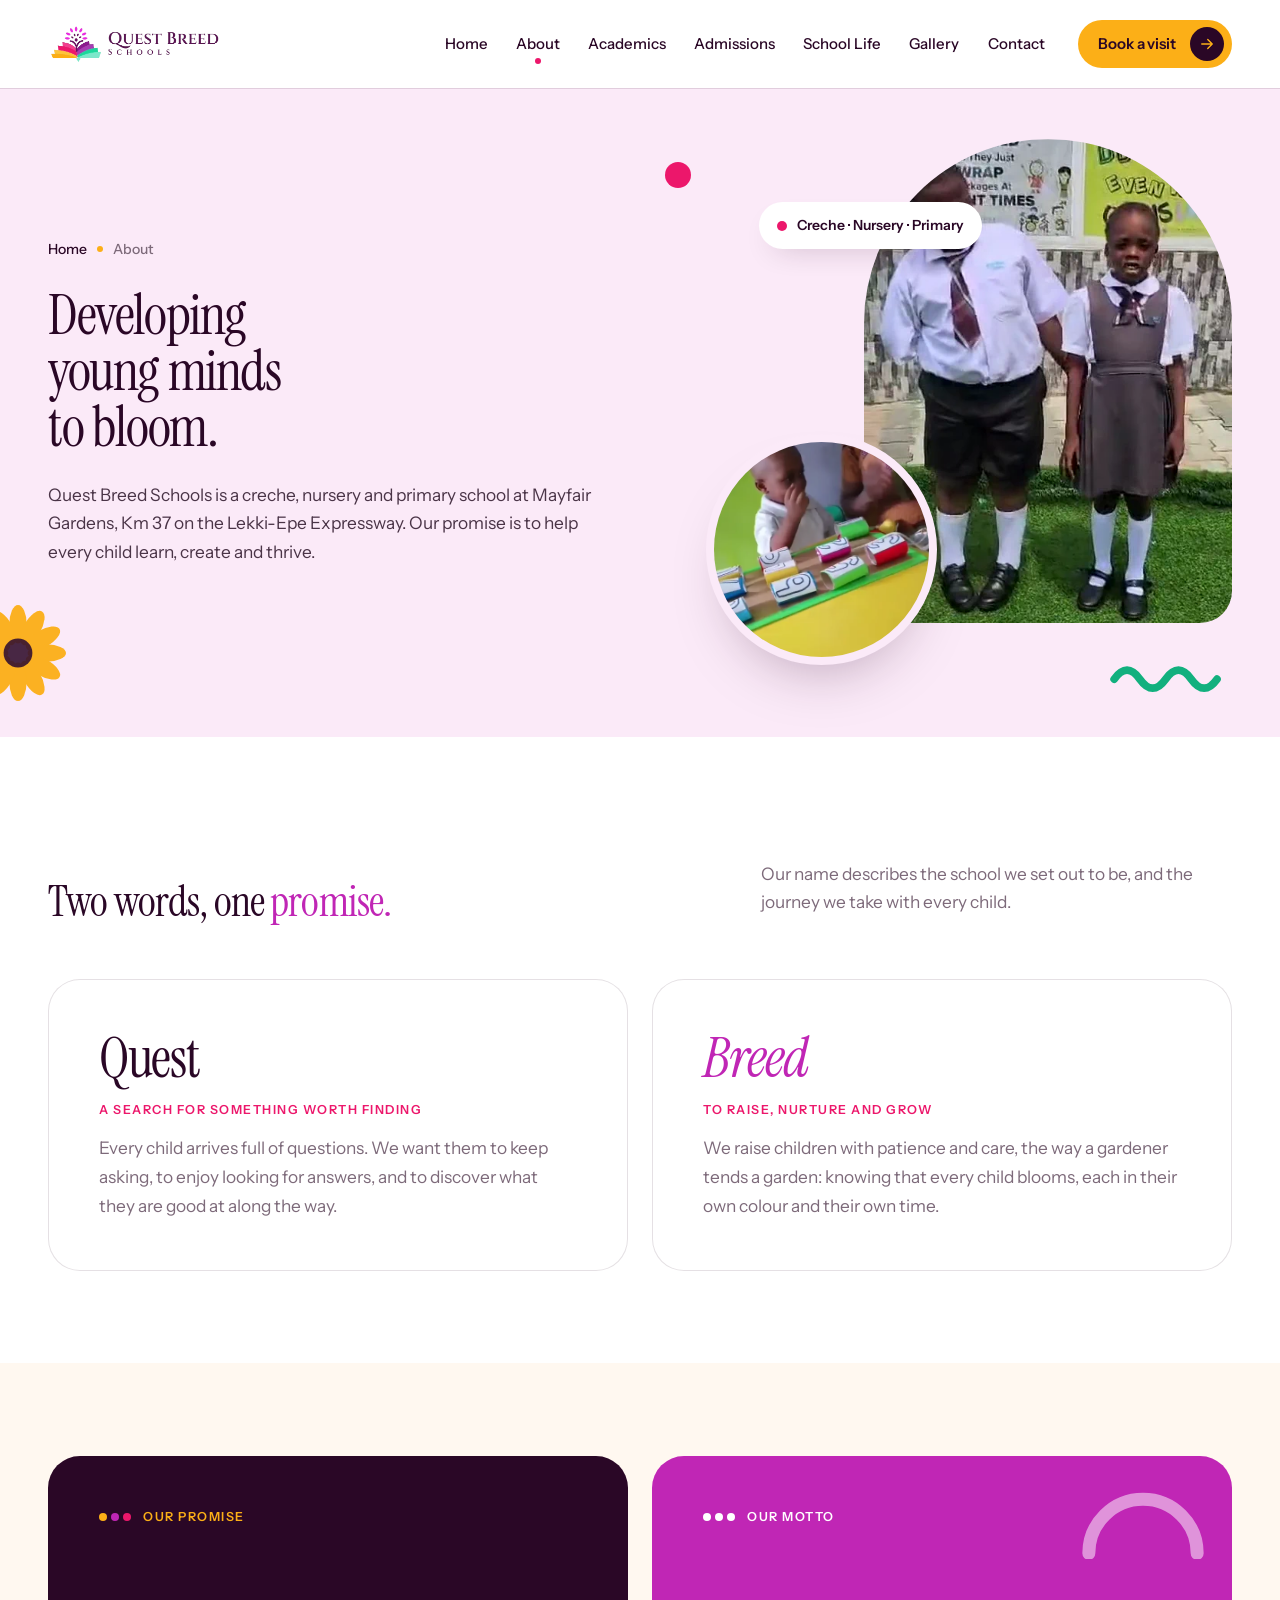
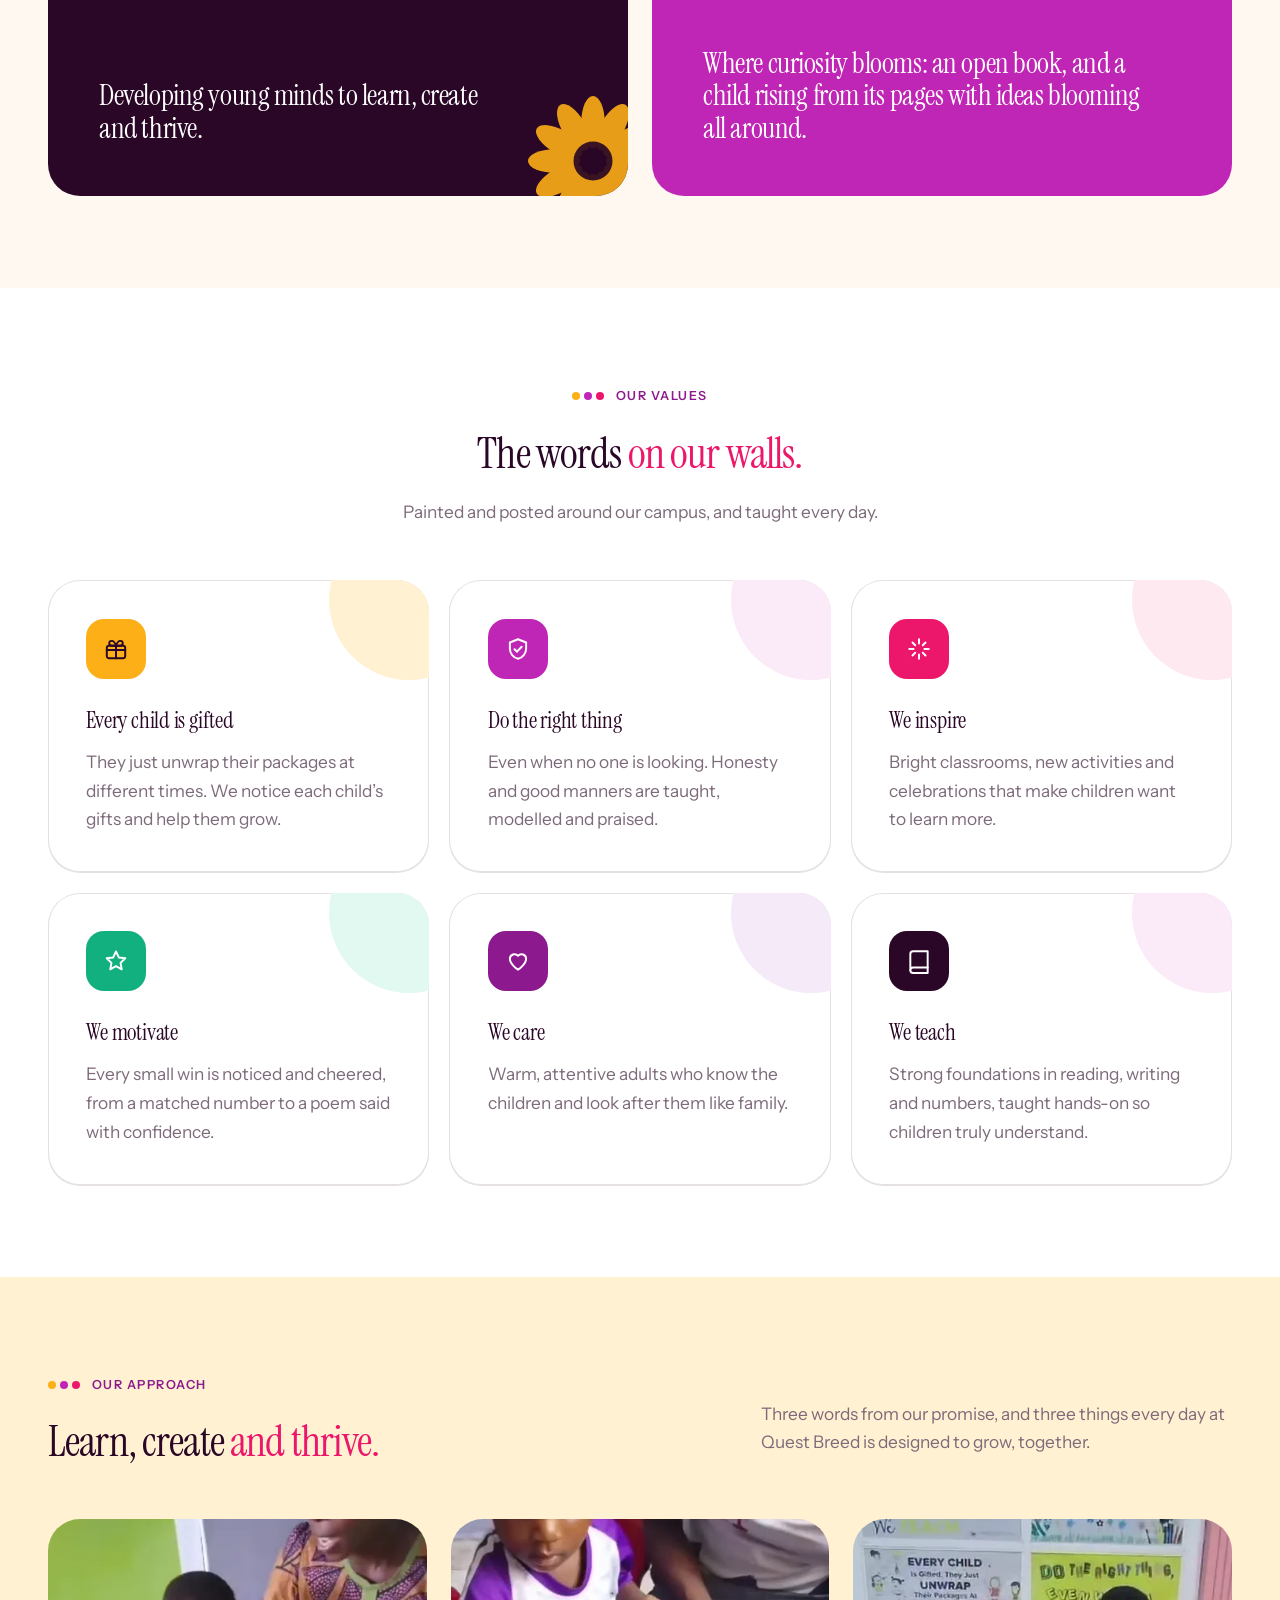
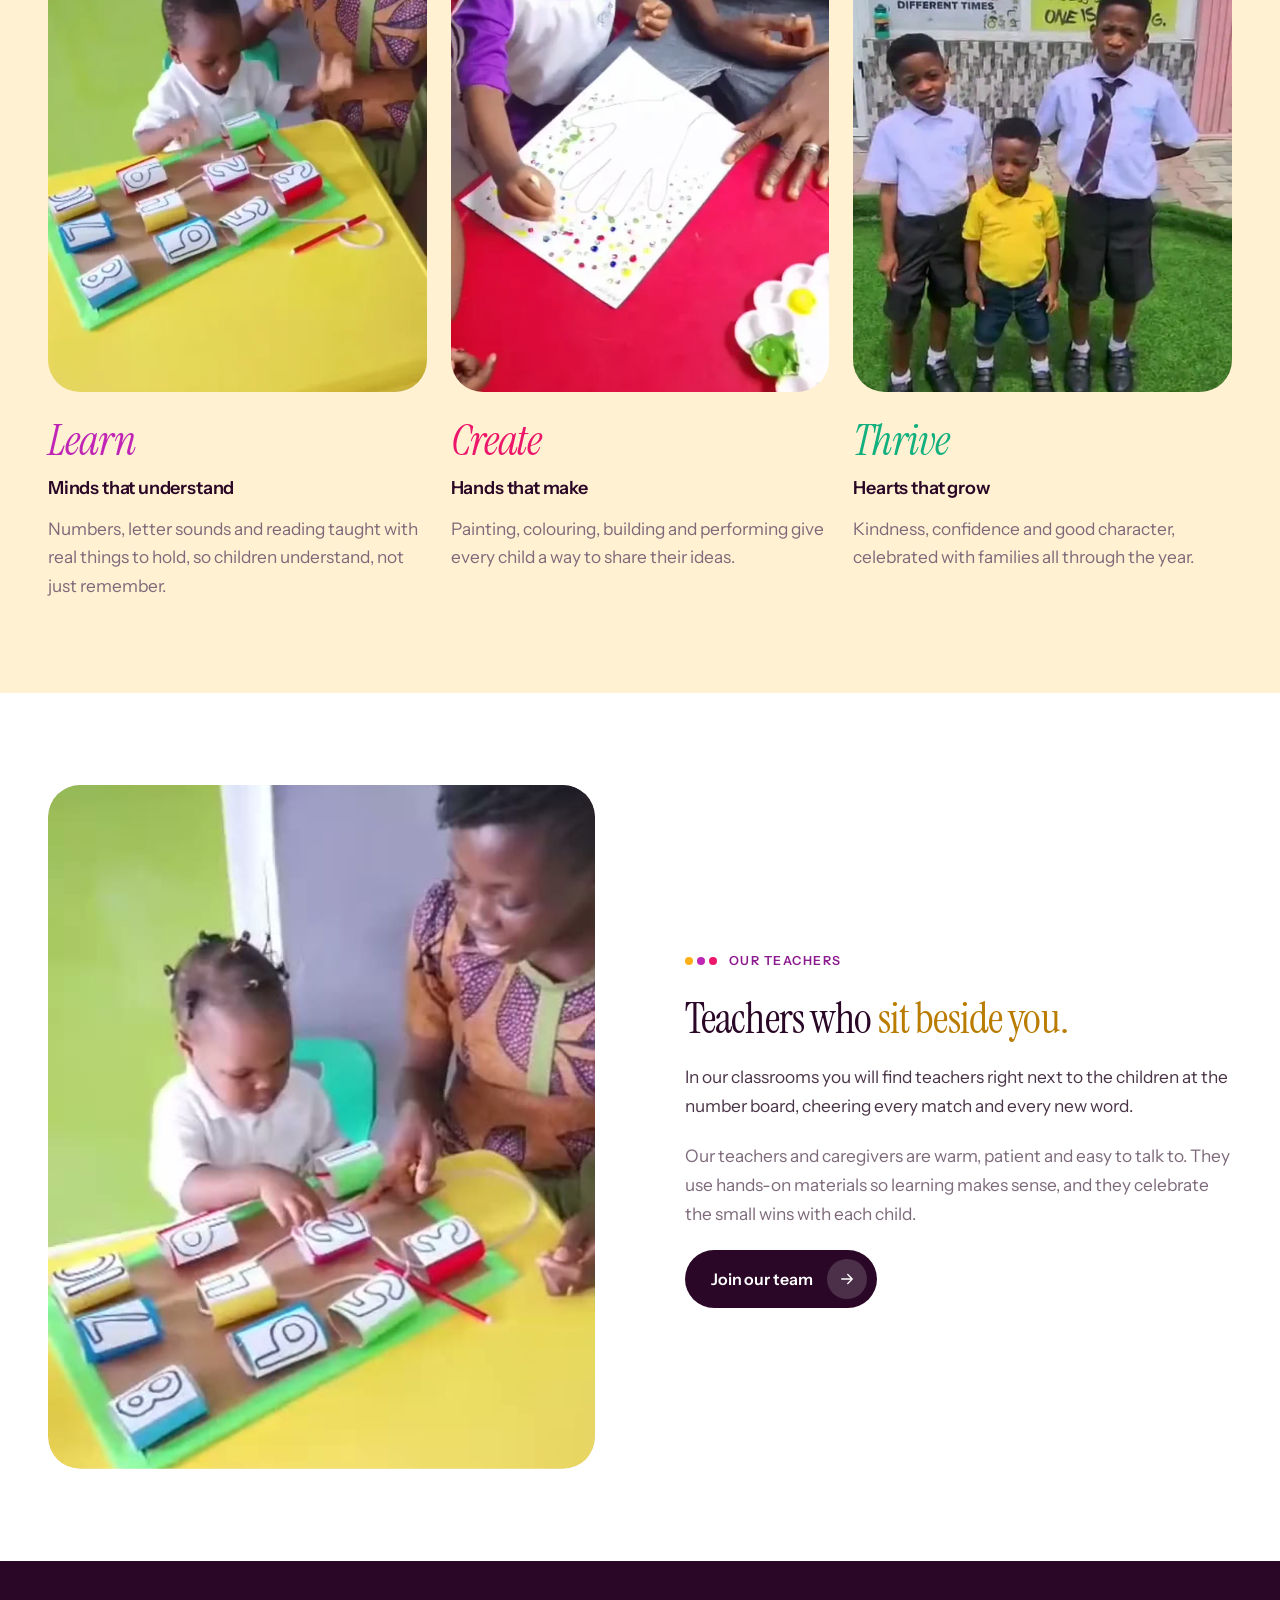
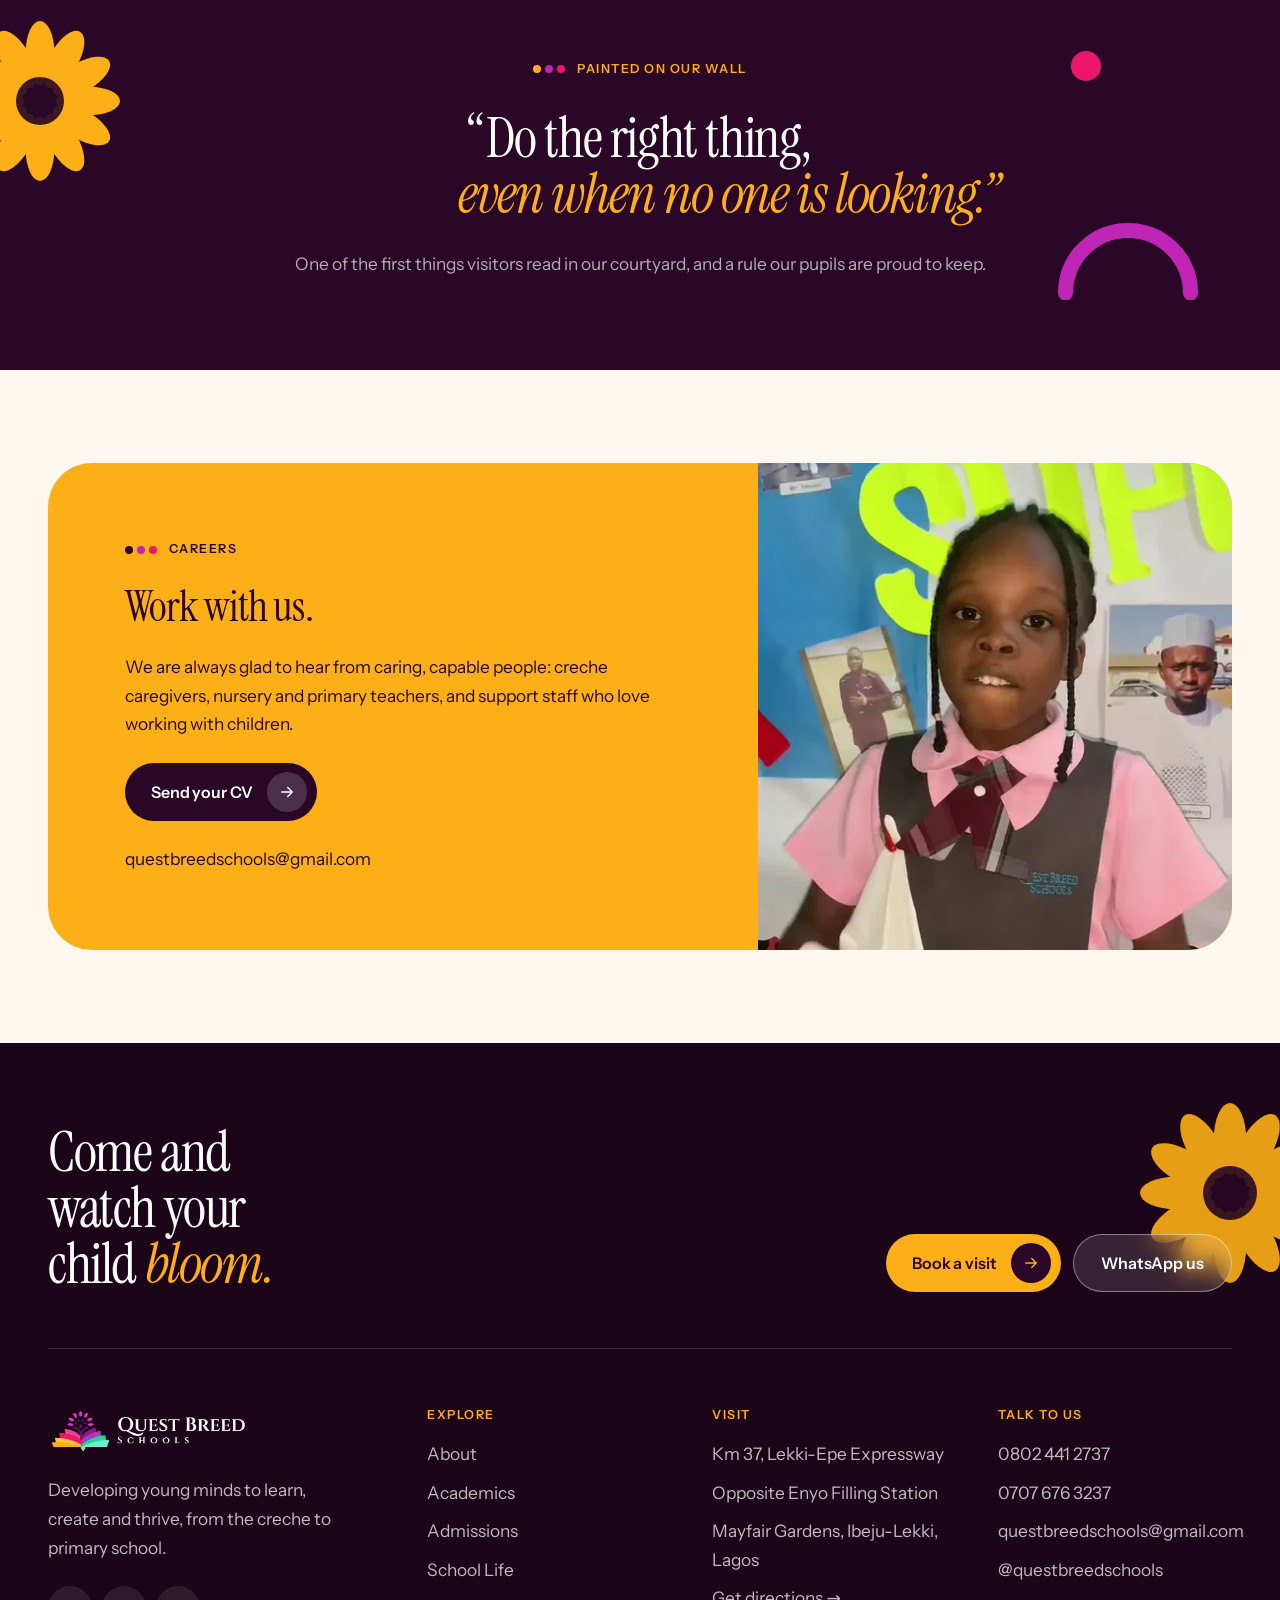
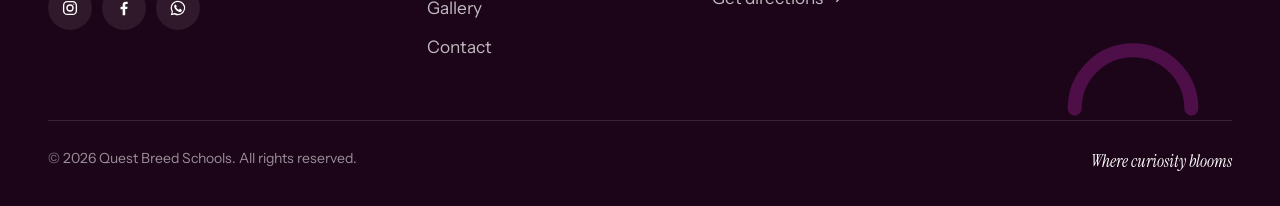
<file: about.html>
<!DOCTYPE html>
<html lang="en-GB">
<head>
  <meta charset="utf-8">
  <meta name="viewport" content="width=device-width, initial-scale=1, viewport-fit=cover">
  <title>About | Quest Breed Schools</title>
  <meta name="description" content="Quest Breed Schools develops young minds to learn, create and thrive. Our name, our crest, our values and our teachers at Mayfair Gardens, Lekki-Epe Expressway.">
  <meta name="theme-color" content="#2a0726">
  <meta property="og:type" content="website">
  <meta property="og:site_name" content="Quest Breed Schools">
  <meta property="og:title" content="About | Quest Breed Schools">
  <meta property="og:description" content="Quest Breed Schools develops young minds to learn, create and thrive. Our name, our crest, our values and our teachers at Mayfair Gardens, Lekki-Epe Expressway.">
  <meta property="og:image" content="assets/images/og-image.jpg">
  <meta name="twitter:card" content="summary_large_image">
  <link rel="icon" href="favicon.svg" type="image/svg+xml">
  <link rel="icon" href="favicon.png" type="image/png">
  <link rel="apple-touch-icon" href="apple-touch-icon.png">
  <link rel="manifest" href="site.webmanifest">
  <link rel="preload" href="assets/fonts/instrument-serif.woff2" as="font" type="font/woff2" crossorigin>
  <link rel="preload" href="assets/fonts/instrument-sans.woff2" as="font" type="font/woff2" crossorigin>
  <link rel="stylesheet" href="assets/css/style.css">
  <script>document.documentElement.classList.add('js')</script>
  <script type="application/ld+json">{"@context":"https://schema.org","@type":"School","name":"Quest Breed Schools","slogan":"Where curiosity blooms","email":"questbreedschools@gmail.com","telephone":["+2348024412737","+2347076763237"],"address":{"@type":"PostalAddress","streetAddress":"Km 37, Lekki-Epe Expressway, opposite Enyo Filling Station, Mayfair Gardens","addressLocality":"Ibeju-Lekki","addressRegion":"Lagos","addressCountry":"NG"},"sameAs":["https://www.instagram.com/questbreedschools/","https://www.facebook.com/p/Quest-Breed-Schools-61564180782372/"]}</script>
</head>
<body>
  <a class="skip" href="#main">Skip to content</a>

  <header class="header">
    <div class="wrap">
      <a class="logo" href="index.html" aria-label="Quest Breed Schools, home">
        <img class="logo-dark" src="assets/images/logo.webp" alt="Quest Breed Schools" width="664" height="153">
        <img class="logo-light" src="assets/images/logo-white.webp" alt="" width="664" height="153">
      </a>
      <nav class="nav" aria-label="Main">
        <ul class="nav-links">
          <li><a href="index.html">Home</a></li>
          <li><a href="about.html" aria-current="page">About</a></li>
          <li><a href="academics.html">Academics</a></li>
          <li><a href="admissions.html">Admissions</a></li>
          <li><a href="school-life.html">School Life</a></li>
          <li><a href="gallery.html">Gallery</a></li>
          <li><a href="contact.html">Contact</a></li>
        </ul>
        <a class="btn btn--sun btn--sm" href="admissions.html#enquire">Book a visit <span class="arrow"><svg width="18" height="18" viewBox="0 0 24 24" fill="none" stroke="currentColor" stroke-width="1.8" stroke-linecap="round" stroke-linejoin="round" aria-hidden="true"><path d="M5 12h14M13 6l6 6-6 6"/></svg></span></a>
        <button class="burger" type="button" aria-expanded="false" aria-controls="menu"><span class="label-text">Menu</span><span class="lines" aria-hidden="true"></span></button>
      </nav>
    </div>
  </header>

  <div class="menu" id="menu" inert>
    <nav aria-label="Mobile">
      <ul class="menu-links">
        <li><a href="index.html" style="--i:0"><small>01</small>Home</a></li>
        <li><a href="about.html" style="--i:1" aria-current="page"><small>02</small>About</a></li>
        <li><a href="academics.html" style="--i:2"><small>03</small>Academics</a></li>
        <li><a href="admissions.html" style="--i:3"><small>04</small>Admissions</a></li>
        <li><a href="school-life.html" style="--i:4"><small>05</small>School Life</a></li>
        <li><a href="gallery.html" style="--i:5"><small>06</small>Gallery</a></li>
        <li><a href="contact.html" style="--i:6"><small>07</small>Contact</a></li>
      </ul>
    </nav>
    <div class="menu-foot">
      <a class="btn btn--sun" href="admissions.html#enquire">Book a visit <span class="arrow"><svg width="18" height="18" viewBox="0 0 24 24" fill="none" stroke="currentColor" stroke-width="1.8" stroke-linecap="round" stroke-linejoin="round" aria-hidden="true"><path d="M5 12h14M13 6l6 6-6 6"/></svg></span></a>
      <p>Km 37, Lekki-Epe Expressway, Mayfair Gardens, <span class="nowrap">Ibeju-Lekki</span>, Lagos<br><a href="tel:+2348024412737">0802 441 2737</a> &middot; <a href="tel:+2347076763237">0707 676 3237</a></p>
    </div>
  </div>

  <main id="main">

    <section class="page-hero page-hero--sky">
      <span class="shape " style="width:96px;left:-30px;bottom:36px;opacity:.95"><span class="spin" style="display:block"><svg viewBox="0 0 100 100" aria-hidden="true"><g fill="#fcaf17"><ellipse cx="50" cy="20" rx="9" ry="20" transform="rotate(0 50 50)"/><ellipse cx="50" cy="20" rx="9" ry="20" transform="rotate(30 50 50)"/><ellipse cx="50" cy="20" rx="9" ry="20" transform="rotate(60 50 50)"/><ellipse cx="50" cy="20" rx="9" ry="20" transform="rotate(90 50 50)"/><ellipse cx="50" cy="20" rx="9" ry="20" transform="rotate(120 50 50)"/><ellipse cx="50" cy="20" rx="9" ry="20" transform="rotate(150 50 50)"/><ellipse cx="50" cy="20" rx="9" ry="20" transform="rotate(180 50 50)"/><ellipse cx="50" cy="20" rx="9" ry="20" transform="rotate(210 50 50)"/><ellipse cx="50" cy="20" rx="9" ry="20" transform="rotate(240 50 50)"/><ellipse cx="50" cy="20" rx="9" ry="20" transform="rotate(270 50 50)"/><ellipse cx="50" cy="20" rx="9" ry="20" transform="rotate(300 50 50)"/><ellipse cx="50" cy="20" rx="9" ry="20" transform="rotate(330 50 50)"/></g><circle cx="50" cy="50" r="15" fill="#2a0726" opacity=".9"/></svg></span></span>
      <svg class="shape shape--b" style="width:26px;right:46%;top:22%" viewBox="0 0 40 40" aria-hidden="true"><circle cx="20" cy="20" r="20" fill="#ec176b"/></svg>
      <svg class="shape shape--c" style="width:120px;right:4%;bottom:40px" viewBox="0 0 140 40" aria-hidden="true"><path d="M6 20c10-14 20-14 30 0s20 14 30 0 20-14 30 0 20 14 30 0" fill="none" stroke="#12b07e" stroke-width="9" stroke-linecap="round"/></svg>
      <div class="wrap page-hero-grid">
        <div class="page-hero-copy">
          <nav class="crumbs" aria-label="Breadcrumb"><a href="index.html">Home</a><span aria-hidden="true"></span><span aria-current="page">About</span></nav>
          <h1><span class="line"><span style="--i:0">Developing</span></span><span class="line"><span style="--i:1">young minds</span></span><span class="line"><span style="--i:2">to bloom.</span></span></h1>
          <p class="lead" data-reveal style="--d:3">Quest Breed Schools is a creche, nursery and primary school at Mayfair Gardens, Km 37 on the Lekki-Epe Expressway. Our promise is to help every child learn, create and thrive.</p>
          
        </div>
        <div class="page-hero-art">
          <div class="frame arch frame--a kenburns" data-reveal="mask"><img src="assets/images/hands-turf.webp" srcset="assets/images/hands-turf-480.webp 480w, assets/images/hands-turf.webp 600w" sizes="(max-width: 900px) 70vw, 420px" width="600" height="1068" alt="Two Quest Breed pupils in uniform by the motto boards" style="object-position:50% 40%" loading="lazy" decoding="async"></div>
          <div class="frame frame--b" data-reveal="zoom" style="--d:3"><img src="assets/images/count-clap.webp" srcset="assets/images/count-clap-480.webp 480w, assets/images/count-clap.webp 720w" sizes="260px" width="720" height="1100" alt="A nursery pupil celebrating at the number board" style="object-position:50% 30%" loading="lazy" decoding="async"></div>
          <span class="sticker"><span class="dot"></span>Creche &middot; Nursery &middot; Primary</span>
        </div>
      </div>
    </section>

    <section class="section section--white">
      <div class="wrap">
        <div class="head head--split">
          <div>
            <div data-reveal><p class="label"><i><b></b></i>Our name</p></div>
            <h2 data-reveal style="--d:1">Two words, one <span class="hl-sky">promise.</span></h2>
          </div>
          <p class="lead muted" data-reveal style="--d:2">Our name describes the school we set out to be, and the journey we take with every child.</p>
        </div>
        <div class="name-cards">
          <article class="name-card" data-reveal><p class="word">Quest</p><p class="gloss">A search for something worth finding</p><p class="muted">Every child arrives full of questions. We want them to keep asking, to enjoy looking for answers, and to discover what they are good at along the way.</p></article>
          <article class="name-card" data-reveal style="--d:1"><p class="word">Breed</p><p class="gloss">To raise, nurture and grow</p><p class="muted">We raise children with patience and care, the way a gardener tends a garden: knowing that every child blooms, each in their own colour and their own time.</p></article>
        </div>
      </div>
    </section>

    <section class="section section--cream">
      <div class="wrap vm">
        <article class="vm-card vm-card--navy" data-reveal>
          <span class="shape " style="width:130px;right:-30px;bottom:-30px;opacity:.9"><span class="spin" style="display:block"><svg viewBox="0 0 100 100" aria-hidden="true"><g fill="#fcaf17"><ellipse cx="50" cy="20" rx="9" ry="20" transform="rotate(0 50 50)"/><ellipse cx="50" cy="20" rx="9" ry="20" transform="rotate(30 50 50)"/><ellipse cx="50" cy="20" rx="9" ry="20" transform="rotate(60 50 50)"/><ellipse cx="50" cy="20" rx="9" ry="20" transform="rotate(90 50 50)"/><ellipse cx="50" cy="20" rx="9" ry="20" transform="rotate(120 50 50)"/><ellipse cx="50" cy="20" rx="9" ry="20" transform="rotate(150 50 50)"/><ellipse cx="50" cy="20" rx="9" ry="20" transform="rotate(180 50 50)"/><ellipse cx="50" cy="20" rx="9" ry="20" transform="rotate(210 50 50)"/><ellipse cx="50" cy="20" rx="9" ry="20" transform="rotate(240 50 50)"/><ellipse cx="50" cy="20" rx="9" ry="20" transform="rotate(270 50 50)"/><ellipse cx="50" cy="20" rx="9" ry="20" transform="rotate(300 50 50)"/><ellipse cx="50" cy="20" rx="9" ry="20" transform="rotate(330 50 50)"/></g><circle cx="50" cy="50" r="15" fill="#2a0726" opacity=".9"/></svg></span></span>
          <p class="label"><i><b></b></i>Our promise</p>
          <p class="big">Developing young minds to learn, create and thrive.</p>
        </article>
        <article class="vm-card vm-card--sky" data-reveal style="--d:1">
          <svg class="shape " style="width:130px;right:24px;top:28px;opacity:.5" viewBox="0 0 120 70" aria-hidden="true"><path d="M10 64a50 50 0 0 1 100 0" fill="none" stroke="#ffffff" stroke-width="12" stroke-linecap="round"/></svg>
          <p class="label"><i><b></b></i>Our motto</p>
          <p class="big">Where curiosity blooms: an open book, and a child rising from its pages with ideas blooming all around.</p>
        </article>
      </div>
    </section>

    <section class="section section--white">
      <div class="wrap">
        <div class="head head--center">
          <div data-reveal><p class="label"><i><b></b></i>Our values</p></div>
          <h2 data-reveal style="--d:1">The words <span class="hl-coral">on our walls.</span></h2>
          <p class="lead muted" data-reveal style="--d:2">Painted and posted around our campus, and taught every day.</p>
        </div>
        <ul class="pillars">
          <li class="pillar pillar--sun" data-reveal style="--d:0"><span class="ico"><svg width="26" height="26" viewBox="0 0 24 24" fill="none" stroke="currentColor" stroke-width="1.8" stroke-linecap="round" stroke-linejoin="round" aria-hidden="true"><rect x="3.5" y="9" width="17" height="11.5" rx="2"/><path d="M12 9v11.5M3.5 13h17M12 9S10.6 4.5 8 4.5a2.2 2.2 0 0 0 0 4.5h4ZM12 9s1.4-4.5 4-4.5a2.2 2.2 0 0 1 0 4.5h-4Z"/></svg></span><h3>Every child is gifted</h3><p class="muted">They just unwrap their packages at different times. We notice each child&rsquo;s gifts and help them grow.</p></li>
          <li class="pillar pillar--sky" data-reveal style="--d:1"><span class="ico"><svg width="26" height="26" viewBox="0 0 24 24" fill="none" stroke="currentColor" stroke-width="1.8" stroke-linecap="round" stroke-linejoin="round" aria-hidden="true"><path d="M12 3 4.5 6v5.6c0 4.6 3.1 8.4 7.5 9.4 4.4-1 7.5-4.8 7.5-9.4V6L12 3Z"/><path d="m8.8 12.2 2.3 2.3 4.3-4.6"/></svg></span><h3>Do the right thing</h3><p class="muted">Even when no one is looking. Honesty and good manners are taught, modelled and praised.</p></li>
          <li class="pillar pillar--coral" data-reveal style="--d:2"><span class="ico"><svg width="26" height="26" viewBox="0 0 24 24" fill="none" stroke="currentColor" stroke-width="1.8" stroke-linecap="round" stroke-linejoin="round" aria-hidden="true"><path d="M12 3v4M12 17v4M3 12h4M17 12h4M6 6l2.5 2.5M15.5 15.5 18 18M18 6l-2.5 2.5M8.5 15.5 6 18"/></svg></span><h3>We inspire</h3><p class="muted">Bright classrooms, new activities and celebrations that make children want to learn more.</p></li>
          <li class="pillar pillar--leaf" data-reveal style="--d:0"><span class="ico"><svg width="26" height="26" viewBox="0 0 24 24" fill="none" stroke="currentColor" stroke-width="1.8" stroke-linecap="round" stroke-linejoin="round" aria-hidden="true"><path d="m12 3.2 2.6 5.5 6 .8-4.4 4.2 1.1 6-5.3-2.9-5.3 2.9 1.1-6-4.4-4.2 6-.8L12 3.2Z"/></svg></span><h3>We motivate</h3><p class="muted">Every small win is noticed and cheered, from a matched number to a poem said with confidence.</p></li>
          <li class="pillar pillar--grape" data-reveal style="--d:1"><span class="ico"><svg width="26" height="26" viewBox="0 0 24 24" fill="none" stroke="currentColor" stroke-width="1.8" stroke-linecap="round" stroke-linejoin="round" aria-hidden="true"><path d="M12 20s-7.5-4.6-7.5-10.2A4.3 4.3 0 0 1 12 7.2a4.3 4.3 0 0 1 7.5 2.6C19.5 15.4 12 20 12 20Z"/></svg></span><h3>We care</h3><p class="muted">Warm, attentive adults who know the children and look after them like family.</p></li>
          <li class="pillar pillar--navy" data-reveal style="--d:2"><span class="ico"><svg width="26" height="26" viewBox="0 0 24 24" fill="none" stroke="currentColor" stroke-width="1.8" stroke-linecap="round" stroke-linejoin="round" aria-hidden="true"><path d="M4 5.5A2.5 2.5 0 0 1 6.5 3H20v15H6.5A2.5 2.5 0 0 0 4 20.5v-15Z"/><path d="M4 20.5A2.5 2.5 0 0 0 6.5 23H20v-5"/></svg></span><h3>We teach</h3><p class="muted">Strong foundations in reading, writing and numbers, taught hands-on so children truly understand.</p></li>
        </ul>
      </div>
    </section>

    <section class="section section--sun">
      <div class="wrap">
        <div class="head head--split">
          <div>
            <div data-reveal><p class="label"><i><b></b></i>Our approach</p></div>
            <h2 data-reveal style="--d:1">Learn, create <span class="hl-coral">and thrive.</span></h2>
          </div>
          <p class="lead muted" data-reveal style="--d:2">Three words from our promise, and three things every day at Quest Breed is designed to grow, together.</p>
        </div>
        <div class="hhh">
          <article class="hhh-card" data-reveal><div class="frame frame--zoom"><img src="assets/images/count-boy.webp" srcset="assets/images/count-boy-480.webp 480w, assets/images/count-boy.webp 720w" sizes="(max-width: 860px) 90vw, 400px" width="720" height="1100" alt="A nursery pupil threading a number board" loading="lazy" decoding="async"></div><p class="word hl-sky">Learn</p><h4>Minds that understand</h4><p class="muted">Numbers, letter sounds and reading taught with real things to hold, so children understand, not just remember.</p></article>
          <article class="hhh-card" data-reveal style="--d:1"><div class="frame frame--zoom"><img src="assets/images/paint.webp" srcset="assets/images/paint-480.webp 480w, assets/images/paint.webp 720w" sizes="(max-width: 860px) 90vw, 400px" width="720" height="1100" alt="A pupil finger painting colourful dots" loading="lazy" decoding="async"></div><p class="word hl-coral">Create</p><h4>Hands that make</h4><p class="muted">Painting, colouring, building and performing give every child a way to share their ideas.</p></article>
          <article class="hhh-card" data-reveal style="--d:2"><div class="frame frame--zoom"><img src="assets/images/trio-turf.webp" srcset="assets/images/trio-turf-480.webp 480w, assets/images/trio-turf.webp 600w" sizes="(max-width: 860px) 90vw, 400px" width="600" height="1068" alt="Three pupils in uniform on the turf" loading="lazy" decoding="async"></div><p class="word hl-leaf">Thrive</p><h4>Hearts that grow</h4><p class="muted">Kindness, confidence and good character, celebrated with families all through the year.</p></article>
        </div>
      </div>
    </section>

    <section class="section section--white">
      <div class="wrap split">
        <div class="frame frame--tall" data-reveal="mask"><video data-auto muted loop playsinline preload="none" poster="assets/video/film-learning.jpg" width="540" height="900" aria-label="A Quest Breed teacher helping pupils with a number board" style="object-position:50% 30%"><source src="assets/video/film-learning.mp4" type="video/mp4"></video></div>
        <div class="stack">
          <div data-reveal><p class="label"><i><b></b></i>Our teachers</p></div>
          <h2 data-reveal style="--d:1">Teachers who <span class="hl-sun">sit beside you.</span></h2>
          <p class="lead" data-reveal style="--d:2">In our classrooms you will find teachers right next to the children at the number board, cheering every match and every new word.</p>
          <p class="muted" data-reveal style="--d:3">Our teachers and caregivers are warm, patient and easy to talk to. They use hands-on materials so learning makes sense, and they celebrate the small wins with each child.</p>
          <div data-reveal style="--d:4"><a class="btn" href="#careers">Join our team <span class="arrow"><svg width="18" height="18" viewBox="0 0 24 24" fill="none" stroke="currentColor" stroke-width="1.8" stroke-linecap="round" stroke-linejoin="round" aria-hidden="true"><path d="M5 12h14M13 6l6 6-6 6"/></svg></span></a></div>
        </div>
      </div>
    </section>

    <section class="section section--navy section--clip">
      <span class="shape " style="width:160px;left:-40px;top:60px"><span class="spin" style="display:block"><svg viewBox="0 0 100 100" aria-hidden="true"><g fill="#fcaf17"><ellipse cx="50" cy="20" rx="9" ry="20" transform="rotate(0 50 50)"/><ellipse cx="50" cy="20" rx="9" ry="20" transform="rotate(30 50 50)"/><ellipse cx="50" cy="20" rx="9" ry="20" transform="rotate(60 50 50)"/><ellipse cx="50" cy="20" rx="9" ry="20" transform="rotate(90 50 50)"/><ellipse cx="50" cy="20" rx="9" ry="20" transform="rotate(120 50 50)"/><ellipse cx="50" cy="20" rx="9" ry="20" transform="rotate(150 50 50)"/><ellipse cx="50" cy="20" rx="9" ry="20" transform="rotate(180 50 50)"/><ellipse cx="50" cy="20" rx="9" ry="20" transform="rotate(210 50 50)"/><ellipse cx="50" cy="20" rx="9" ry="20" transform="rotate(240 50 50)"/><ellipse cx="50" cy="20" rx="9" ry="20" transform="rotate(270 50 50)"/><ellipse cx="50" cy="20" rx="9" ry="20" transform="rotate(300 50 50)"/><ellipse cx="50" cy="20" rx="9" ry="20" transform="rotate(330 50 50)"/></g><circle cx="50" cy="50" r="15" fill="#2a0726" opacity=".9"/></svg></span></span>
      <svg class="shape shape--b" style="width:30px;right:14%;top:90px" viewBox="0 0 40 40" aria-hidden="true"><circle cx="20" cy="20" r="20" fill="#ec176b"/></svg>
      <svg class="shape shape--c" style="width:150px;right:6%;bottom:70px" viewBox="0 0 120 70" aria-hidden="true"><path d="M10 64a50 50 0 0 1 100 0" fill="none" stroke="#c026b5" stroke-width="12" stroke-linecap="round"/></svg>
      <div class="wrap quote">
        <div data-reveal><p class="label"><i><b></b></i>Painted on our wall</p></div>
        <blockquote data-reveal style="--d:1">&ldquo;Do the right thing, <em>even when no one is looking.&rdquo;</em></blockquote>
        <p class="lead muted" data-reveal style="--d:2">One of the first things visitors read in our courtyard, and a rule our pupils are proud to keep.</p>
      </div>
    </section>

    <section class="section section--cream" id="careers">
      <div class="wrap">
        <div class="cta" data-reveal>
          <div class="cta-copy">
            <p class="label"><i><b></b></i>Careers</p>
            <h2>Work with us.</h2>
            <p class="lead">We are always glad to hear from caring, capable people: creche caregivers, nursery and primary teachers, and support staff who love working with children.</p>
            <div class="btn-row"><a class="btn" href="mailto:questbreedschools@gmail.com?subject=Job%20application">Send your CV <span class="arrow"><svg width="18" height="18" viewBox="0 0 24 24" fill="none" stroke="currentColor" stroke-width="1.8" stroke-linecap="round" stroke-linejoin="round" aria-hidden="true"><path d="M5 12h14M13 6l6 6-6 6"/></svg></span></a></div>
            <p class="muted" style="color:var(--navy)">questbreedschools@gmail.com</p>
          </div>
          <div class="cta-media"><img src="assets/images/girl-recite.webp" srcset="assets/images/girl-recite-480.webp 480w, assets/images/girl-recite.webp 720w" sizes="(max-width: 860px) 90vw, 480px" width="720" height="1050" alt="A Quest Breed pupil reciting a poem" style="object-position:50% 30%" loading="lazy" decoding="async"></div>
        </div>
      </div>
    </section>
  </main>

  <footer class="footer">
    <span class="shape shape--b" style="width:180px;right:-40px;top:60px;opacity:.9"><span class="spin" style="display:block"><svg viewBox="0 0 100 100" aria-hidden="true"><g fill="#fcaf17"><ellipse cx="50" cy="20" rx="9" ry="20" transform="rotate(0 50 50)"/><ellipse cx="50" cy="20" rx="9" ry="20" transform="rotate(30 50 50)"/><ellipse cx="50" cy="20" rx="9" ry="20" transform="rotate(60 50 50)"/><ellipse cx="50" cy="20" rx="9" ry="20" transform="rotate(90 50 50)"/><ellipse cx="50" cy="20" rx="9" ry="20" transform="rotate(120 50 50)"/><ellipse cx="50" cy="20" rx="9" ry="20" transform="rotate(150 50 50)"/><ellipse cx="50" cy="20" rx="9" ry="20" transform="rotate(180 50 50)"/><ellipse cx="50" cy="20" rx="9" ry="20" transform="rotate(210 50 50)"/><ellipse cx="50" cy="20" rx="9" ry="20" transform="rotate(240 50 50)"/><ellipse cx="50" cy="20" rx="9" ry="20" transform="rotate(270 50 50)"/><ellipse cx="50" cy="20" rx="9" ry="20" transform="rotate(300 50 50)"/><ellipse cx="50" cy="20" rx="9" ry="20" transform="rotate(330 50 50)"/></g><circle cx="50" cy="50" r="15" fill="#2a0726" opacity=".9"/></svg></span></span>
    <svg class="shape shape--c" style="width:140px;right:6%;bottom:90px;opacity:.3" viewBox="0 0 120 70" aria-hidden="true"><path d="M10 64a50 50 0 0 1 100 0" fill="none" stroke="#c026b5" stroke-width="12" stroke-linecap="round"/></svg>
    <div class="wrap">
      <div class="footer-cta">
        <h2 data-reveal>Come and watch your child <em>bloom.</em></h2>
        <div class="btn-row" data-reveal style="--d:2">
          <a class="btn btn--sun" href="admissions.html#enquire">Book a visit <span class="arrow"><svg width="18" height="18" viewBox="0 0 24 24" fill="none" stroke="currentColor" stroke-width="1.8" stroke-linecap="round" stroke-linejoin="round" aria-hidden="true"><path d="M5 12h14M13 6l6 6-6 6"/></svg></span></a>
          <a class="btn btn--glass btn--plain" href="https://wa.me/2348024412737?text=Hello%20Quest%20Breed%20Schools%2C%20I%20would%20like%20to%20make%20an%20enquiry." target="_blank" rel="noopener">WhatsApp us</a>
        </div>
      </div>
      <div class="footer-grid">
        <div class="footer-brand">
          <img src="assets/images/logo-white.webp" alt="Quest Breed Schools" width="664" height="153" loading="lazy">
          <p>Developing young minds to learn, create and thrive, from the creche to primary school.</p>
          <div class="socials">
            <a href="https://www.instagram.com/questbreedschools/" target="_blank" rel="noopener" aria-label="Instagram"><svg width="18" height="18" viewBox="0 0 24 24" fill="none" stroke="currentColor" stroke-width="1.8" stroke-linecap="round" stroke-linejoin="round" aria-hidden="true"><rect x="3.5" y="3.5" width="17" height="17" rx="5"/><circle cx="12" cy="12" r="4"/><circle cx="17.2" cy="6.8" r=".9" fill="currentColor" stroke="none"/></svg></a>
            <a href="https://www.facebook.com/p/Quest-Breed-Schools-61564180782372/" target="_blank" rel="noopener" aria-label="Facebook"><svg width="18" height="18" viewBox="0 0 24 24" aria-hidden="true"><path fill="currentColor" d="M13.6 21.5v-8.1h2.7l.4-3.2h-3.1V8.2c0-.9.3-1.6 1.6-1.6h1.7V3.8c-.3 0-1.3-.1-2.5-.1-2.5 0-4.2 1.5-4.2 4.3v2.3H7.4v3.2h2.8v8.1h3.4Z"/></svg></a>
            <a href="https://wa.me/2348024412737?text=Hello%20Quest%20Breed%20Schools%2C%20I%20would%20like%20to%20make%20an%20enquiry." target="_blank" rel="noopener" aria-label="WhatsApp"><svg width="18" height="18" viewBox="0 0 24 24" aria-hidden="true"><path fill="currentColor" d="M12 2.2a9.7 9.7 0 0 0-8.3 14.7L2.3 21.8l5-1.3A9.7 9.7 0 1 0 12 2.2Zm0 17.7a8 8 0 0 1-4.1-1.1l-.3-.2-3 .8.8-2.9-.2-.3A8 8 0 1 1 12 19.9Zm4.4-6c-.2-.1-1.4-.7-1.7-.8-.2-.1-.4-.1-.5.1l-.8 1c-.1.2-.3.2-.5.1a6.6 6.6 0 0 1-3.3-2.9c-.2-.4.2-.4.7-1.3.1-.2 0-.3 0-.4l-.8-1.8c-.2-.5-.4-.4-.5-.4h-.5c-.2 0-.4.1-.7.3-.2.3-.9.9-.9 2.2s.9 2.5 1 2.7c.1.2 1.8 2.8 4.4 3.9 1.6.7 2.3.8 3.1.6.5-.1 1.4-.6 1.6-1.1.2-.6.2-1 .1-1.1l-.4-.2Z"/></svg></a>
          </div>
        </div>
        <div>
          <h3>Explore</h3>
          <ul><li><a href="about.html">About</a></li><li><a href="academics.html">Academics</a></li><li><a href="admissions.html">Admissions</a></li><li><a href="school-life.html">School Life</a></li><li><a href="gallery.html">Gallery</a></li><li><a href="contact.html">Contact</a></li></ul>
        </div>
        <div>
          <h3>Visit</h3>
          <ul>
            <li>Km 37, Lekki-Epe Expressway</li>
            <li>Opposite Enyo Filling Station</li>
            <li>Mayfair Gardens, <span class="nowrap">Ibeju-Lekki</span>, Lagos</li>
            <li><a href="https://www.google.com/maps/search/?api=1&query=Quest%20Breed%20Schools%2C%20Mayfair%20Gardens%2C%20Ibeju-Lekki%2C%20Lagos" target="_blank" rel="noopener">Get directions &rarr;</a></li>
          </ul>
        </div>
        <div>
          <h3>Talk to us</h3>
          <ul>
            <li><a href="tel:+2348024412737">0802 441 2737</a></li>
            <li><a href="tel:+2347076763237">0707 676 3237</a></li>
            <li><a href="mailto:questbreedschools@gmail.com">questbreedschools@gmail.com</a></li>
            <li><a href="https://www.instagram.com/questbreedschools/" target="_blank" rel="noopener">@questbreedschools</a></li>
          </ul>
        </div>
      </div>
      <div class="footer-bottom">
        <span>&copy; <span data-year>2026</span> Quest Breed Schools. All rights reserved.</span>
        <em>Where curiosity blooms</em>
      </div>
    </div>
  </footer>

  <script src="assets/js/main.js"></script>
</body>
</html>
</file>
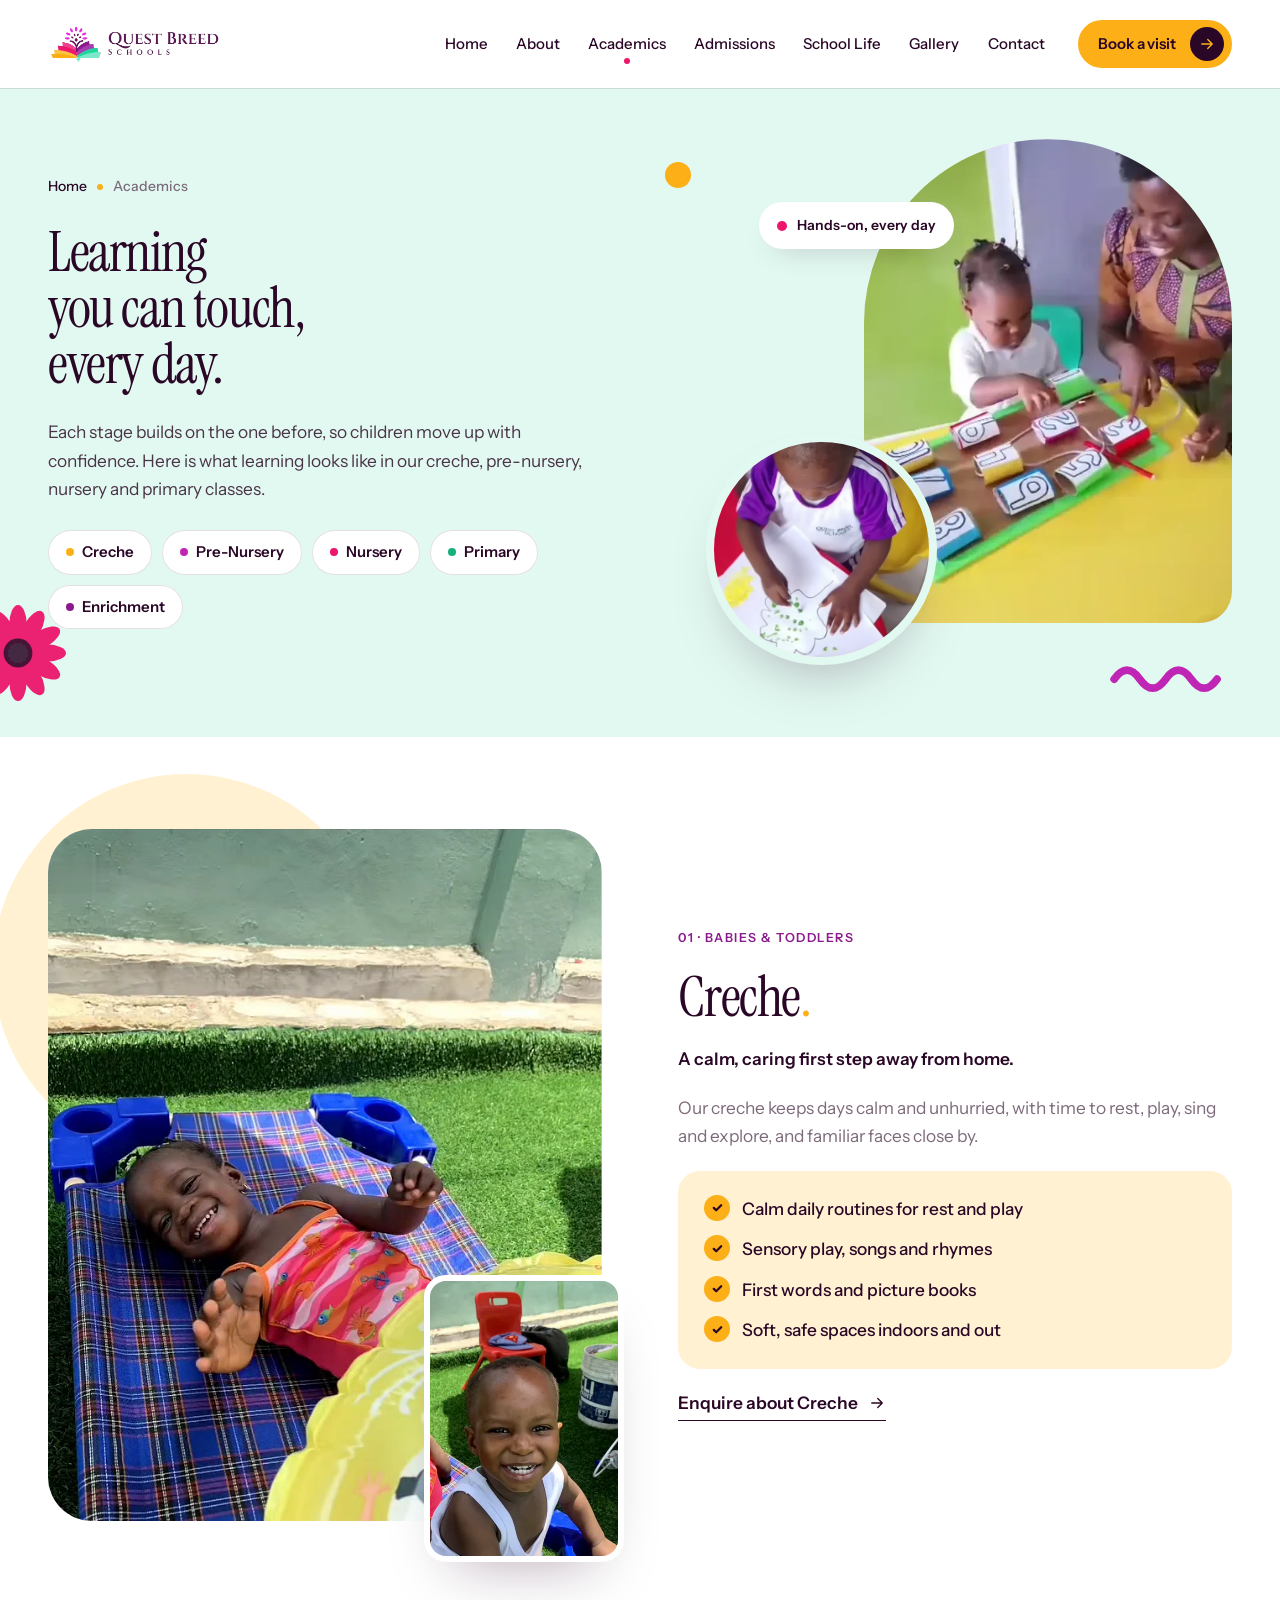
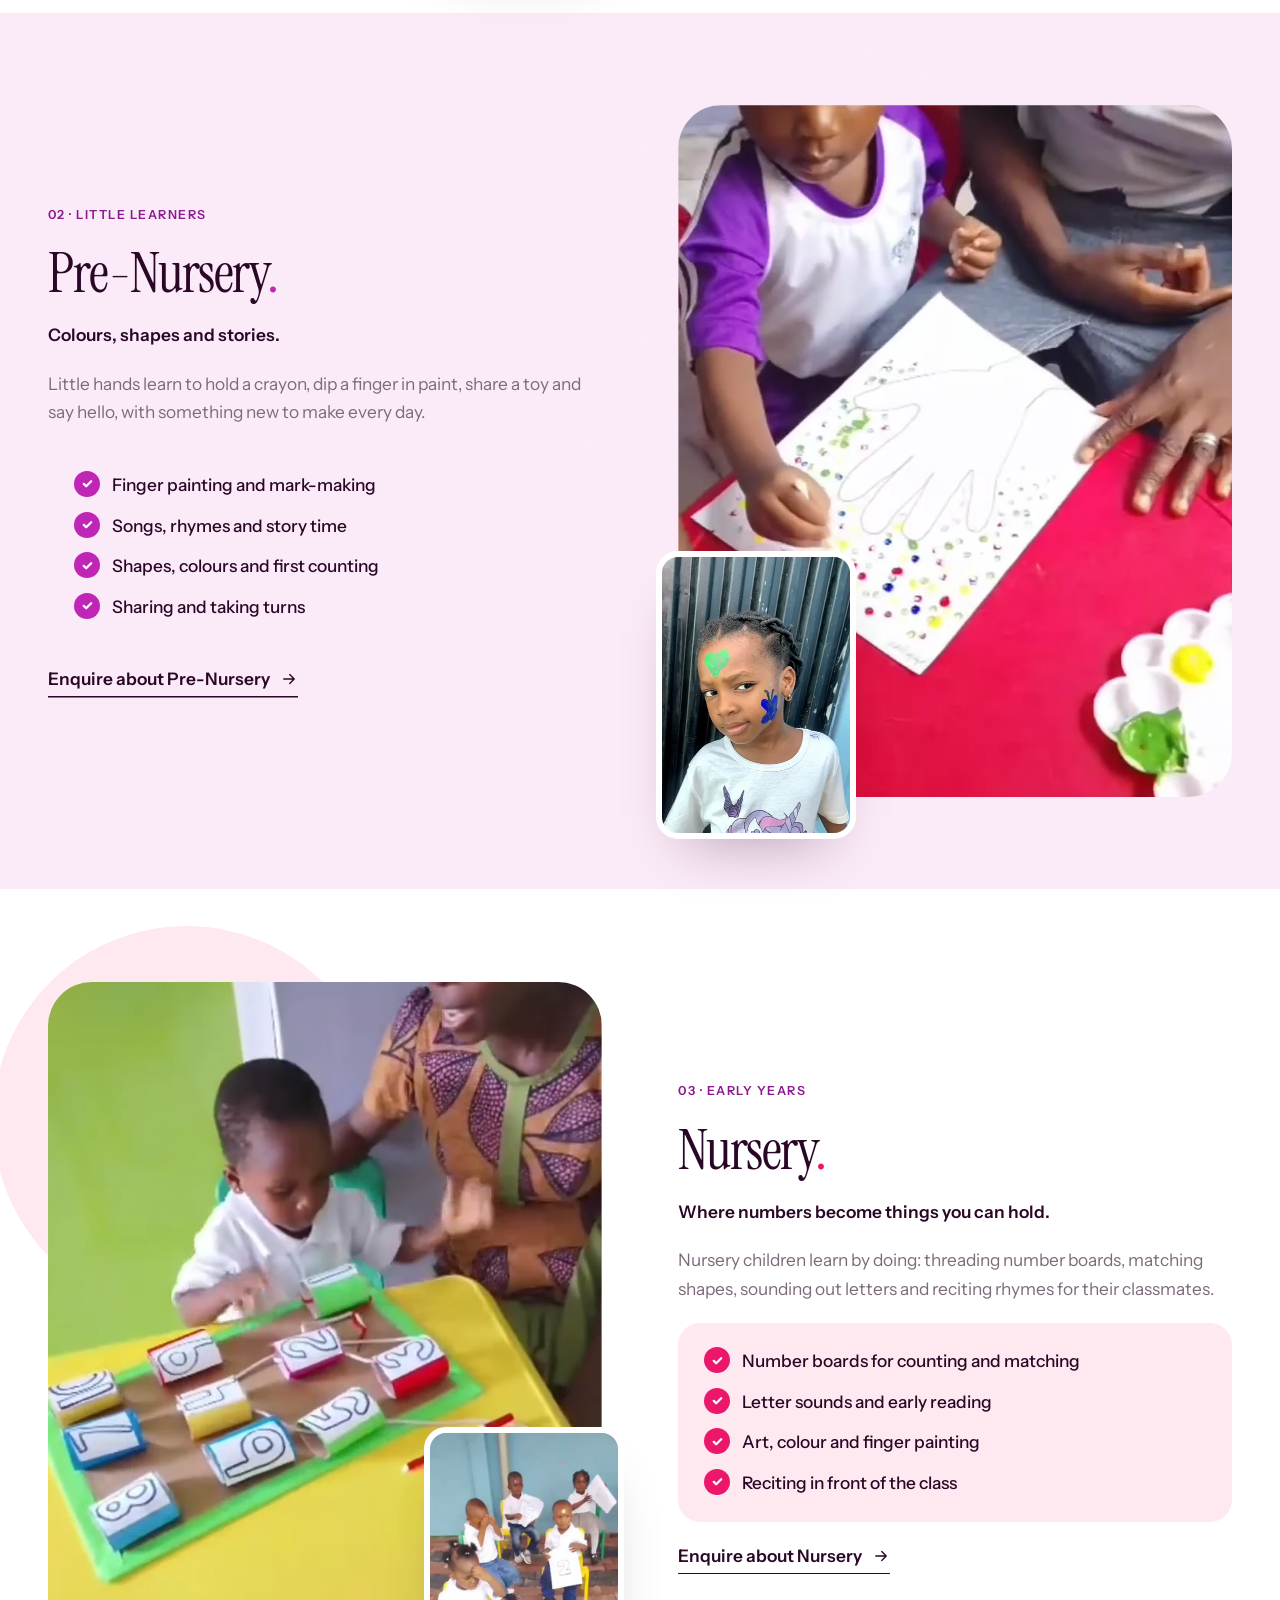
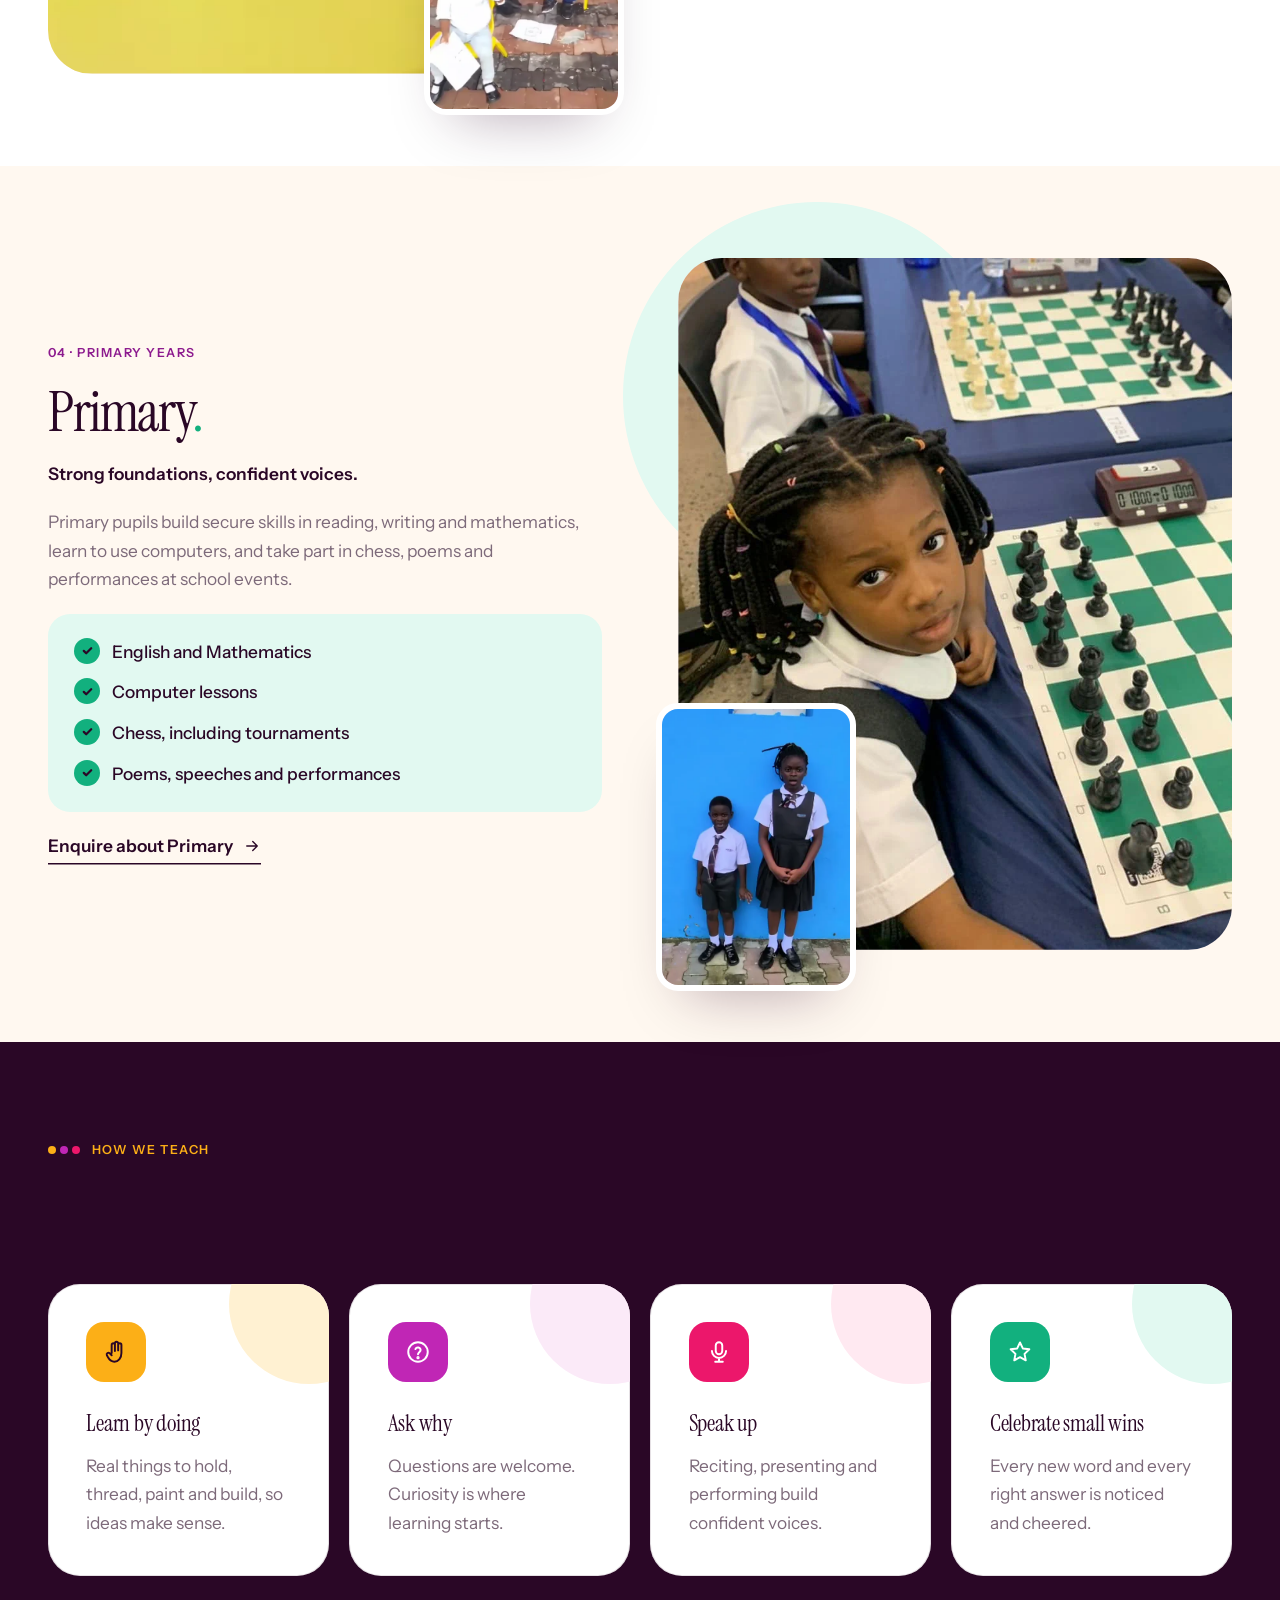
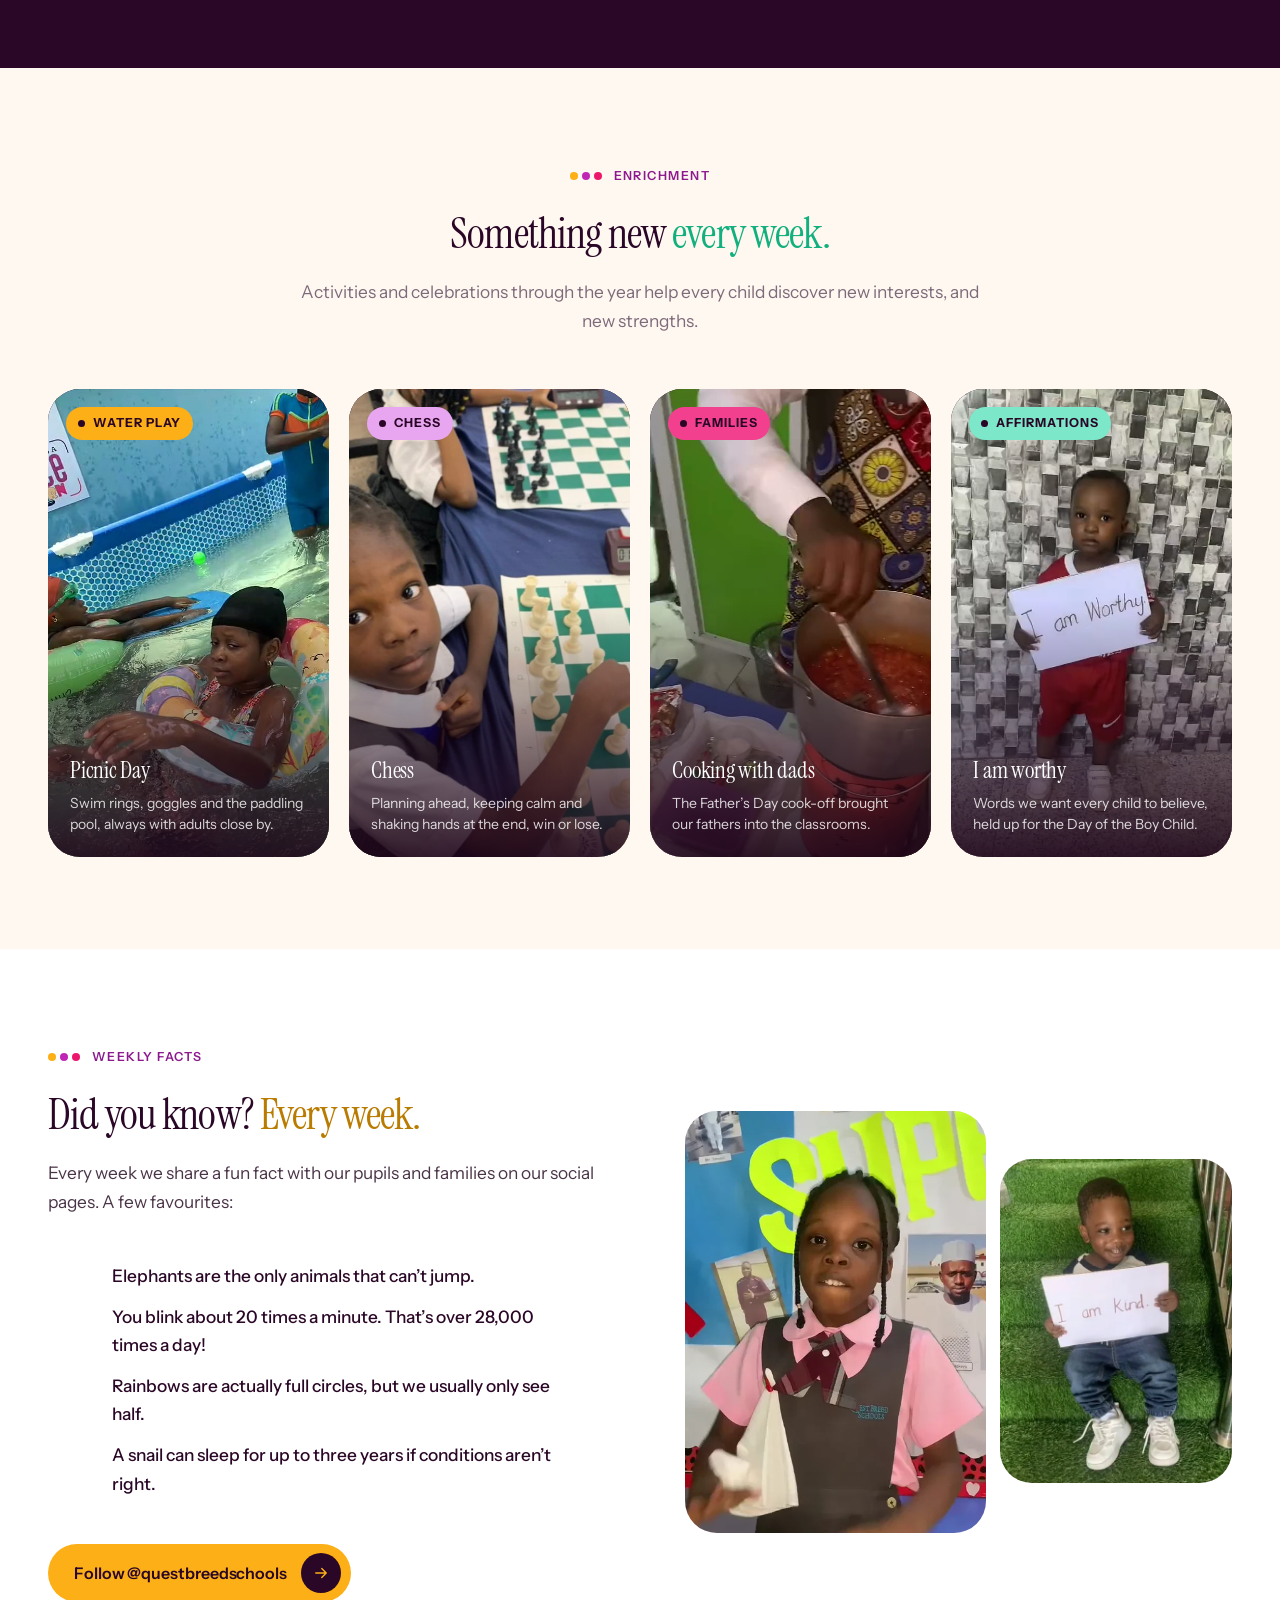
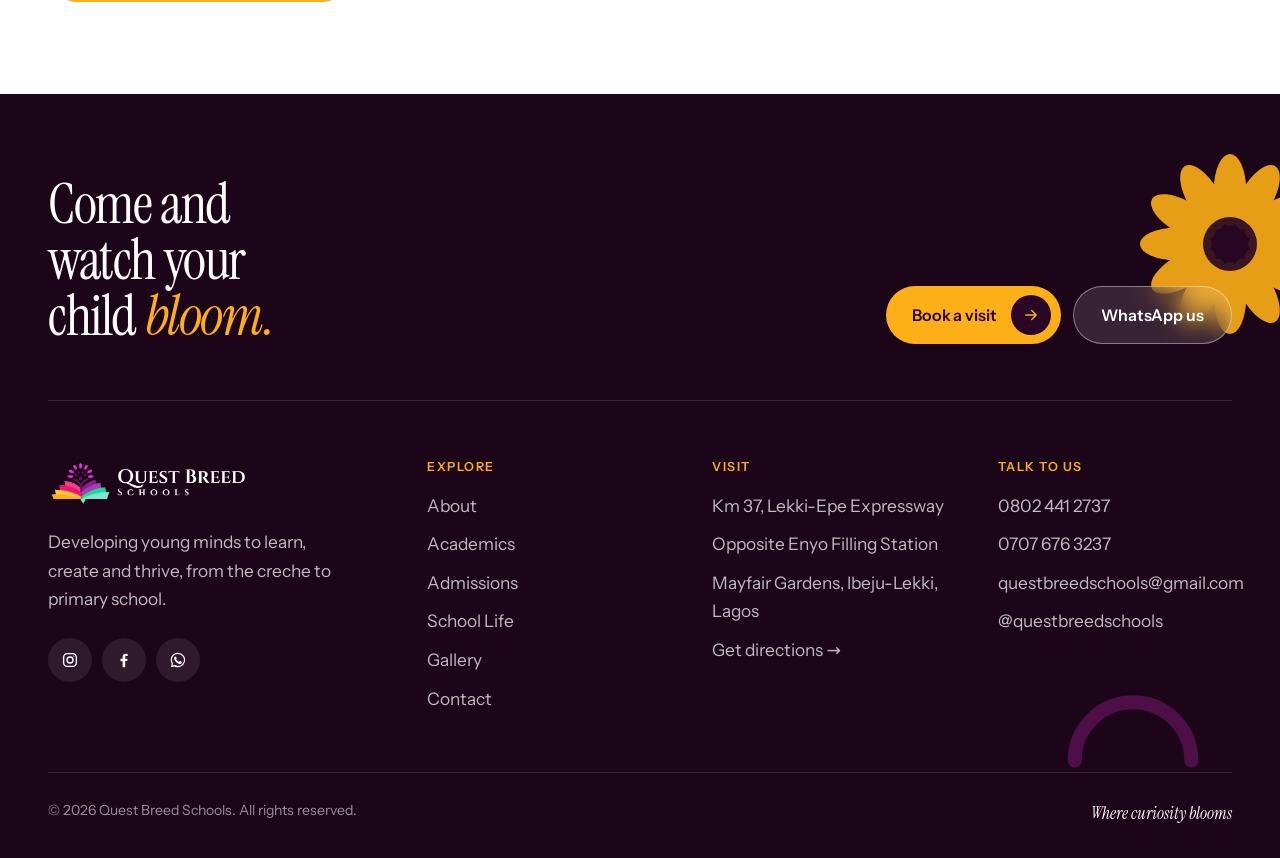
<file: academics.html>
<!DOCTYPE html>
<html lang="en-GB">
<head>
  <meta charset="utf-8">
  <meta name="viewport" content="width=device-width, initial-scale=1, viewport-fit=cover">
  <title>Academics | Quest Breed Schools</title>
  <meta name="description" content="Creche, Pre-Nursery, Nursery and Primary at Quest Breed Schools: hands-on learning, recitation, art, computers and chess in Ibeju-Lekki, Lagos.">
  <meta name="theme-color" content="#2a0726">
  <meta property="og:type" content="website">
  <meta property="og:site_name" content="Quest Breed Schools">
  <meta property="og:title" content="Academics | Quest Breed Schools">
  <meta property="og:description" content="Creche, Pre-Nursery, Nursery and Primary at Quest Breed Schools: hands-on learning, recitation, art, computers and chess in Ibeju-Lekki, Lagos.">
  <meta property="og:image" content="assets/images/og-image.jpg">
  <meta name="twitter:card" content="summary_large_image">
  <link rel="icon" href="favicon.svg" type="image/svg+xml">
  <link rel="icon" href="favicon.png" type="image/png">
  <link rel="apple-touch-icon" href="apple-touch-icon.png">
  <link rel="manifest" href="site.webmanifest">
  <link rel="preload" href="assets/fonts/instrument-serif.woff2" as="font" type="font/woff2" crossorigin>
  <link rel="preload" href="assets/fonts/instrument-sans.woff2" as="font" type="font/woff2" crossorigin>
  <link rel="stylesheet" href="assets/css/style.css">
  <script>document.documentElement.classList.add('js')</script>
  <script type="application/ld+json">{"@context":"https://schema.org","@type":"School","name":"Quest Breed Schools","slogan":"Where curiosity blooms","email":"questbreedschools@gmail.com","telephone":["+2348024412737","+2347076763237"],"address":{"@type":"PostalAddress","streetAddress":"Km 37, Lekki-Epe Expressway, opposite Enyo Filling Station, Mayfair Gardens","addressLocality":"Ibeju-Lekki","addressRegion":"Lagos","addressCountry":"NG"},"sameAs":["https://www.instagram.com/questbreedschools/","https://www.facebook.com/p/Quest-Breed-Schools-61564180782372/"]}</script>
</head>
<body>
  <a class="skip" href="#main">Skip to content</a>

  <header class="header">
    <div class="wrap">
      <a class="logo" href="index.html" aria-label="Quest Breed Schools, home">
        <img class="logo-dark" src="assets/images/logo.webp" alt="Quest Breed Schools" width="664" height="153">
        <img class="logo-light" src="assets/images/logo-white.webp" alt="" width="664" height="153">
      </a>
      <nav class="nav" aria-label="Main">
        <ul class="nav-links">
          <li><a href="index.html">Home</a></li>
          <li><a href="about.html">About</a></li>
          <li><a href="academics.html" aria-current="page">Academics</a></li>
          <li><a href="admissions.html">Admissions</a></li>
          <li><a href="school-life.html">School Life</a></li>
          <li><a href="gallery.html">Gallery</a></li>
          <li><a href="contact.html">Contact</a></li>
        </ul>
        <a class="btn btn--sun btn--sm" href="admissions.html#enquire">Book a visit <span class="arrow"><svg width="18" height="18" viewBox="0 0 24 24" fill="none" stroke="currentColor" stroke-width="1.8" stroke-linecap="round" stroke-linejoin="round" aria-hidden="true"><path d="M5 12h14M13 6l6 6-6 6"/></svg></span></a>
        <button class="burger" type="button" aria-expanded="false" aria-controls="menu"><span class="label-text">Menu</span><span class="lines" aria-hidden="true"></span></button>
      </nav>
    </div>
  </header>

  <div class="menu" id="menu" inert>
    <nav aria-label="Mobile">
      <ul class="menu-links">
        <li><a href="index.html" style="--i:0"><small>01</small>Home</a></li>
        <li><a href="about.html" style="--i:1"><small>02</small>About</a></li>
        <li><a href="academics.html" style="--i:2" aria-current="page"><small>03</small>Academics</a></li>
        <li><a href="admissions.html" style="--i:3"><small>04</small>Admissions</a></li>
        <li><a href="school-life.html" style="--i:4"><small>05</small>School Life</a></li>
        <li><a href="gallery.html" style="--i:5"><small>06</small>Gallery</a></li>
        <li><a href="contact.html" style="--i:6"><small>07</small>Contact</a></li>
      </ul>
    </nav>
    <div class="menu-foot">
      <a class="btn btn--sun" href="admissions.html#enquire">Book a visit <span class="arrow"><svg width="18" height="18" viewBox="0 0 24 24" fill="none" stroke="currentColor" stroke-width="1.8" stroke-linecap="round" stroke-linejoin="round" aria-hidden="true"><path d="M5 12h14M13 6l6 6-6 6"/></svg></span></a>
      <p>Km 37, Lekki-Epe Expressway, Mayfair Gardens, <span class="nowrap">Ibeju-Lekki</span>, Lagos<br><a href="tel:+2348024412737">0802 441 2737</a> &middot; <a href="tel:+2347076763237">0707 676 3237</a></p>
    </div>
  </div>

  <main id="main">

    <section class="page-hero page-hero--leaf">
      <span class="shape " style="width:96px;left:-30px;bottom:36px;opacity:.95"><span class="spin" style="display:block"><svg viewBox="0 0 100 100" aria-hidden="true"><g fill="#ec176b"><ellipse cx="50" cy="20" rx="9" ry="20" transform="rotate(0 50 50)"/><ellipse cx="50" cy="20" rx="9" ry="20" transform="rotate(30 50 50)"/><ellipse cx="50" cy="20" rx="9" ry="20" transform="rotate(60 50 50)"/><ellipse cx="50" cy="20" rx="9" ry="20" transform="rotate(90 50 50)"/><ellipse cx="50" cy="20" rx="9" ry="20" transform="rotate(120 50 50)"/><ellipse cx="50" cy="20" rx="9" ry="20" transform="rotate(150 50 50)"/><ellipse cx="50" cy="20" rx="9" ry="20" transform="rotate(180 50 50)"/><ellipse cx="50" cy="20" rx="9" ry="20" transform="rotate(210 50 50)"/><ellipse cx="50" cy="20" rx="9" ry="20" transform="rotate(240 50 50)"/><ellipse cx="50" cy="20" rx="9" ry="20" transform="rotate(270 50 50)"/><ellipse cx="50" cy="20" rx="9" ry="20" transform="rotate(300 50 50)"/><ellipse cx="50" cy="20" rx="9" ry="20" transform="rotate(330 50 50)"/></g><circle cx="50" cy="50" r="15" fill="#2a0726" opacity=".9"/></svg></span></span>
      <svg class="shape shape--b" style="width:26px;right:46%;top:22%" viewBox="0 0 40 40" aria-hidden="true"><circle cx="20" cy="20" r="20" fill="#fcaf17"/></svg>
      <svg class="shape shape--c" style="width:120px;right:4%;bottom:40px" viewBox="0 0 140 40" aria-hidden="true"><path d="M6 20c10-14 20-14 30 0s20 14 30 0 20-14 30 0 20 14 30 0" fill="none" stroke="#c026b5" stroke-width="9" stroke-linecap="round"/></svg>
      <div class="wrap page-hero-grid">
        <div class="page-hero-copy">
          <nav class="crumbs" aria-label="Breadcrumb"><a href="index.html">Home</a><span aria-hidden="true"></span><span aria-current="page">Academics</span></nav>
          <h1><span class="line"><span style="--i:0">Learning</span></span><span class="line"><span style="--i:1">you can touch,</span></span><span class="line"><span style="--i:2">every day.</span></span></h1>
          <p class="lead" data-reveal style="--d:3">Each stage builds on the one before, so children move up with confidence. Here is what learning looks like in our creche, pre-nursery, nursery and primary classes.</p>
          <nav class="chips" aria-label="On this page" data-reveal style="--d:4"><a href="#creche" style="--c:#fcaf17">Creche</a><a href="#pre-nursery" style="--c:#c026b5">Pre-Nursery</a><a href="#nursery" style="--c:#ec176b">Nursery</a><a href="#primary" style="--c:#12b07e">Primary</a><a href="#enrichment" style="--c:#8c1a8e">Enrichment</a></nav>
        </div>
        <div class="page-hero-art">
          <div class="frame arch frame--a kenburns" data-reveal="mask"><img src="assets/images/count-girl.webp" srcset="assets/images/count-girl-480.webp 480w, assets/images/count-girl.webp 720w" sizes="(max-width: 900px) 70vw, 420px" width="720" height="1100" alt="A nursery pupil working on a number board with her teacher" style="object-position:40% 45%" loading="lazy" decoding="async"></div>
          <div class="frame frame--b" data-reveal="zoom" style="--d:3"><img src="assets/images/paint-top.webp" srcset="assets/images/paint-top-480.webp 480w, assets/images/paint-top.webp 720w" sizes="260px" width="720" height="1100" alt="A pupil finger painting" loading="lazy" decoding="async"></div>
          <span class="sticker"><span class="dot"></span>Hands-on, every day</span>
        </div>
      </div>
    </section>
    <section class="section section--white stage stage--sun" id="creche">
      <div class="wrap stage-grid">
        <div class="stage-art">
          <span class="blob" aria-hidden="true"></span>
          <div class="frame frame--main kenburns" data-reveal="mask"><img src="assets/images/toddlers.webp" srcset="assets/images/toddlers-480.webp 480w, assets/images/toddlers.webp 720w" sizes="(max-width: 900px) 90vw, 680px" width="720" height="824" alt="A toddler smiling on a play mat in the sunshine" style="object-position:40% 50%" loading="lazy" decoding="async"></div>
          <div class="frame frame--mini" data-reveal="zoom" style="--d:3"><img src="assets/images/big-smile.webp" srcset="assets/images/big-smile-480.webp 480w, assets/images/big-smile.webp 720w" sizes="220px" width="720" height="824" alt="A smiling little one at school" style="object-position:50% 35%" loading="lazy" decoding="async"></div>
        </div>
        <div class="stage-copy">
          <p class="num" data-reveal>01 &middot; Babies &amp; toddlers</p>
          <h2 data-reveal style="--d:1">Creche<span>.</span></h2>
          <p class="lead" data-reveal style="--d:2"><strong style="color:var(--navy);font-weight:600">A calm, caring first step away from home.</strong> </p>
          <p class="muted" data-reveal style="--d:3">Our creche keeps days calm and unhurried, with time to rest, play, sing and explore, and familiar faces close by.</p>
          <ul class="ticks" data-reveal style="--d:4"><li>Calm daily routines for rest and play</li><li>Sensory play, songs and rhymes</li><li>First words and picture books</li><li>Soft, safe spaces indoors and out</li></ul>
          <div data-reveal style="--d:5"><a class="link" href="admissions.html#enquire">Enquire about Creche <svg width="18" height="18" viewBox="0 0 24 24" fill="none" stroke="currentColor" stroke-width="1.8" stroke-linecap="round" stroke-linejoin="round" aria-hidden="true"><path d="M5 12h14M13 6l6 6-6 6"/></svg></a></div>
        </div>
      </div>
    </section>
    <section class="section section--sky stage stage--sky stage--flip" id="pre-nursery">
      <div class="wrap stage-grid">
        <div class="stage-art">
          <span class="blob" aria-hidden="true"></span>
          <div class="frame frame--main kenburns" data-reveal="mask"><img src="assets/images/paint.webp" srcset="assets/images/paint-480.webp 480w, assets/images/paint.webp 720w" sizes="(max-width: 900px) 90vw, 680px" width="720" height="1100" alt="A pre-nursery pupil finger painting colourful dots" style="object-position:50% 50%" loading="lazy" decoding="async"></div>
          <div class="frame frame--mini" data-reveal="zoom" style="--d:3"><img src="assets/images/face-blue.webp" srcset="assets/images/face-blue-480.webp 480w, assets/images/face-blue.webp 720w" sizes="220px" width="720" height="824" alt="A pupil with a painted heart on his cheek" style="object-position:50% 35%" loading="lazy" decoding="async"></div>
        </div>
        <div class="stage-copy">
          <p class="num" data-reveal>02 &middot; Little learners</p>
          <h2 data-reveal style="--d:1">Pre-Nursery<span>.</span></h2>
          <p class="lead" data-reveal style="--d:2"><strong style="color:var(--navy);font-weight:600">Colours, shapes and stories.</strong> </p>
          <p class="muted" data-reveal style="--d:3">Little hands learn to hold a crayon, dip a finger in paint, share a toy and say hello, with something new to make every day.</p>
          <ul class="ticks" data-reveal style="--d:4"><li>Finger painting and mark-making</li><li>Songs, rhymes and story time</li><li>Shapes, colours and first counting</li><li>Sharing and taking turns</li></ul>
          <div data-reveal style="--d:5"><a class="link" href="admissions.html#enquire">Enquire about Pre-Nursery <svg width="18" height="18" viewBox="0 0 24 24" fill="none" stroke="currentColor" stroke-width="1.8" stroke-linecap="round" stroke-linejoin="round" aria-hidden="true"><path d="M5 12h14M13 6l6 6-6 6"/></svg></a></div>
        </div>
      </div>
    </section>
    <section class="section section--white stage stage--coral" id="nursery">
      <div class="wrap stage-grid">
        <div class="stage-art">
          <span class="blob" aria-hidden="true"></span>
          <div class="frame frame--main kenburns" data-reveal="mask"><img src="assets/images/count-boy.webp" srcset="assets/images/count-boy-480.webp 480w, assets/images/count-boy.webp 720w" sizes="(max-width: 900px) 90vw, 680px" width="720" height="1100" alt="A nursery pupil threading a number board" style="object-position:45% 50%" loading="lazy" decoding="async"></div>
          <div class="frame frame--mini" data-reveal="zoom" style="--d:3"><img src="assets/images/class-numbers.webp" srcset="assets/images/class-numbers-480.webp 480w, assets/images/class-numbers.webp 720w" sizes="220px" width="720" height="1100" alt="Nursery pupils holding up their number work" style="object-position:50% 35%" loading="lazy" decoding="async"></div>
        </div>
        <div class="stage-copy">
          <p class="num" data-reveal>03 &middot; Early years</p>
          <h2 data-reveal style="--d:1">Nursery<span>.</span></h2>
          <p class="lead" data-reveal style="--d:2"><strong style="color:var(--navy);font-weight:600">Where numbers become things you can hold.</strong> </p>
          <p class="muted" data-reveal style="--d:3">Nursery children learn by doing: threading number boards, matching shapes, sounding out letters and reciting rhymes for their classmates.</p>
          <ul class="ticks" data-reveal style="--d:4"><li>Number boards for counting and matching</li><li>Letter sounds and early reading</li><li>Art, colour and finger painting</li><li>Reciting in front of the class</li></ul>
          <div data-reveal style="--d:5"><a class="link" href="admissions.html#enquire">Enquire about Nursery <svg width="18" height="18" viewBox="0 0 24 24" fill="none" stroke="currentColor" stroke-width="1.8" stroke-linecap="round" stroke-linejoin="round" aria-hidden="true"><path d="M5 12h14M13 6l6 6-6 6"/></svg></a></div>
        </div>
      </div>
    </section>
    <section class="section section--cream stage stage--leaf stage--flip" id="primary">
      <div class="wrap stage-grid">
        <div class="stage-art">
          <span class="blob" aria-hidden="true"></span>
          <div class="frame frame--main kenburns" data-reveal="mask"><img src="assets/images/chess-girl.webp" srcset="assets/images/chess-girl-480.webp 480w, assets/images/chess-girl.webp 1080w" sizes="(max-width: 900px) 90vw, 680px" width="1080" height="1080" alt="A Quest Breed pupil at a chess tournament" style="object-position:40% 50%" loading="lazy" decoding="async"></div>
          <div class="frame frame--mini" data-reveal="zoom" style="--d:3"><img src="assets/images/bluewall-pair.webp" srcset="assets/images/bluewall-pair-480.webp 480w, assets/images/bluewall-pair.webp 600w" sizes="220px" width="600" height="1068" alt="Two primary pupils in uniform" style="object-position:50% 35%" loading="lazy" decoding="async"></div>
        </div>
        <div class="stage-copy">
          <p class="num" data-reveal>04 &middot; Primary years</p>
          <h2 data-reveal style="--d:1">Primary<span>.</span></h2>
          <p class="lead" data-reveal style="--d:2"><strong style="color:var(--navy);font-weight:600">Strong foundations, confident voices.</strong> </p>
          <p class="muted" data-reveal style="--d:3">Primary pupils build secure skills in reading, writing and mathematics, learn to use computers, and take part in chess, poems and performances at school events.</p>
          <ul class="ticks" data-reveal style="--d:4"><li>English and Mathematics</li><li>Computer lessons</li><li>Chess, including tournaments</li><li>Poems, speeches and performances</li></ul>
          <div data-reveal style="--d:5"><a class="link" href="admissions.html#enquire">Enquire about Primary <svg width="18" height="18" viewBox="0 0 24 24" fill="none" stroke="currentColor" stroke-width="1.8" stroke-linecap="round" stroke-linejoin="round" aria-hidden="true"><path d="M5 12h14M13 6l6 6-6 6"/></svg></a></div>
        </div>
      </div>
    </section>

    <section class="section section--navy section--clip">
      <div class="wrap">
        <div class="head head--split">
          <div>
            <div data-reveal><p class="label"><i><b></b></i>How we teach</p></div>
            <h2 data-reveal style="--d:1">Four habits in <span class="hl-sun">every classroom.</span></h2>
          </div>
          <p class="lead muted" data-reveal style="--d:2">Whatever the age or subject, these are the principles you will see at work at Quest Breed.</p>
        </div>
        <ul class="pillars" style="grid-template-columns:repeat(auto-fit,minmax(240px,1fr))">
          <li class="pillar pillar--sun" data-reveal style="--d:0"><span class="ico"><svg width="26" height="26" viewBox="0 0 24 24" fill="none" stroke="currentColor" stroke-width="1.8" stroke-linecap="round" stroke-linejoin="round" aria-hidden="true"><path d="M8 13V5.5a1.5 1.5 0 0 1 3 0V11M11 10.5V4a1.5 1.5 0 0 1 3 0v6.5M14 10.5V5.5a1.5 1.5 0 0 1 3 0V13c0 4.4-2.6 8-6.5 8-2.6 0-4.3-1.4-5.6-3.6L3.6 15a1.6 1.6 0 0 1 2.6-1.8L8 15"/></svg></span><h3>Learn by doing</h3><p class="muted">Real things to hold, thread, paint and build, so ideas make sense.</p></li>
          <li class="pillar pillar--sky" data-reveal style="--d:1"><span class="ico"><svg width="26" height="26" viewBox="0 0 24 24" fill="none" stroke="currentColor" stroke-width="1.8" stroke-linecap="round" stroke-linejoin="round" aria-hidden="true"><circle cx="12" cy="12" r="9"/><path d="M9.6 9.3a2.5 2.5 0 0 1 4.8.9c0 1.7-2.4 2.2-2.4 3.8"/><circle cx="12" cy="17.2" r=".6" fill="currentColor"/></svg></span><h3>Ask why</h3><p class="muted">Questions are welcome. Curiosity is where learning starts.</p></li>
          <li class="pillar pillar--coral" data-reveal style="--d:2"><span class="ico"><svg width="26" height="26" viewBox="0 0 24 24" fill="none" stroke="currentColor" stroke-width="1.8" stroke-linecap="round" stroke-linejoin="round" aria-hidden="true"><rect x="9" y="3" width="6" height="11" rx="3"/><path d="M5.5 11a6.5 6.5 0 0 0 13 0M12 17.5V21M8.5 21h7"/></svg></span><h3>Speak up</h3><p class="muted">Reciting, presenting and performing build confident voices.</p></li>
          <li class="pillar pillar--leaf" data-reveal style="--d:3"><span class="ico"><svg width="26" height="26" viewBox="0 0 24 24" fill="none" stroke="currentColor" stroke-width="1.8" stroke-linecap="round" stroke-linejoin="round" aria-hidden="true"><path d="m12 3.2 2.6 5.5 6 .8-4.4 4.2 1.1 6-5.3-2.9-5.3 2.9 1.1-6-4.4-4.2 6-.8L12 3.2Z"/></svg></span><h3>Celebrate small wins</h3><p class="muted">Every new word and every right answer is noticed and cheered.</p></li>
        </ul>
      </div>
    </section>

    <section class="section section--cream" id="enrichment">
      <div class="wrap">
        <div class="head head--center">
          <div data-reveal><p class="label"><i><b></b></i>Enrichment</p></div>
          <h2 data-reveal style="--d:1">Something new <span class="hl-leaf">every week.</span></h2>
          <p class="lead muted" data-reveal style="--d:2">Activities and celebrations through the year help every child discover new interests, and new strengths.</p>
        </div>
        <div class="reels">

          <article class="reel" data-reveal style="--c:#fcaf17">
            <video data-auto muted loop playsinline preload="none" poster="assets/video/film-picnic.jpg" width="540" height="900" aria-label="Picnic Day"><source src="assets/video/film-picnic.mp4" type="video/mp4"></video>
            <span class="reel-chip">Water play</span>
            <div class="reel-body"><h3>Picnic Day</h3><p>Swim rings, goggles and the paddling pool, always with adults close by.</p></div>
          </article>
          <article class="reel" data-reveal style="--c:#e9a6f0">
            <img src="assets/images/chess-move.webp" srcset="assets/images/chess-move-480.webp 480w, assets/images/chess-move.webp 1080w" sizes="560px" width="1080" height="1080" alt="A pupil making a chess move" loading="lazy" decoding="async">
            <span class="reel-chip">Chess</span>
            <div class="reel-body"><h3>Chess</h3><p>Planning ahead, keeping calm and shaking hands at the end, win or lose.</p></div>
          </article>

          <article class="reel" data-reveal style="--c:#f2408f">
            <video data-auto muted loop playsinline preload="none" poster="assets/video/film-fathers.jpg" width="540" height="900" aria-label="Cooking with dads"><source src="assets/video/film-fathers.mp4" type="video/mp4"></video>
            <span class="reel-chip">Families</span>
            <div class="reel-body"><h3>Cooking with dads</h3><p>The Father&rsquo;s Day cook-off brought our fathers into the classrooms.</p></div>
          </article>

          <article class="reel" data-reveal style="--c:#7de7ca">
            <video data-auto muted loop playsinline preload="none" poster="assets/video/film-boychild.jpg" width="540" height="900" aria-label="I am worthy"><source src="assets/video/film-boychild.mp4" type="video/mp4"></video>
            <span class="reel-chip">Affirmations</span>
            <div class="reel-body"><h3>I am worthy</h3><p>Words we want every child to believe, held up for the Day of the Boy Child.</p></div>
          </article>
        </div>
      </div>
    </section>

    <section class="section section--white" id="facts">
      <div class="wrap split">
        <div class="stack">
          <div data-reveal><p class="label"><i><b></b></i>Weekly facts</p></div>
          <h2 data-reveal style="--d:1">Did you know? <span class="hl-sun">Every week.</span></h2>
          <p class="lead" data-reveal style="--d:2">Every week we share a fun fact with our pupils and families on our social pages. A few favourites:</p>
          <ul class="ticks" data-reveal style="--d:3"><li>Elephants are the only animals that can&rsquo;t jump.</li><li>You blink about 20 times a minute. That&rsquo;s over 28,000 times a day!</li><li>Rainbows are actually full circles, but we usually only see half.</li><li>A snail can sleep for up to three years if conditions aren&rsquo;t right.</li></ul>
          <div data-reveal style="--d:4"><a class="btn btn--sun" href="https://www.instagram.com/questbreedschools/" target="_blank" rel="noopener">Follow @questbreedschools <span class="arrow"><svg width="18" height="18" viewBox="0 0 24 24" fill="none" stroke="currentColor" stroke-width="1.8" stroke-linecap="round" stroke-linejoin="round" aria-hidden="true"><path d="M5 12h14M13 6l6 6-6 6"/></svg></span></a></div>
        </div>
        <div class="story-media" data-reveal>
          <div class="frame frame--zoom"><img src="assets/images/girl-recite.webp" srcset="assets/images/girl-recite-480.webp 480w, assets/images/girl-recite.webp 720w" sizes="(max-width: 900px) 50vw, 320px" width="720" height="1050" alt="A pupil reciting a poem" style="object-position:50% 30%" loading="lazy" decoding="async"></div>
          <div class="frame frame--zoom"><img src="assets/images/kind.webp" srcset="assets/images/kind-480.webp 480w, assets/images/kind.webp 540w" sizes="(max-width: 900px) 40vw, 240px" width="540" height="960" alt="A pupil holding an I am kind card" loading="lazy" decoding="async"></div>
        </div>
      </div>
    </section>
  </main>

  <footer class="footer">
    <span class="shape shape--b" style="width:180px;right:-40px;top:60px;opacity:.9"><span class="spin" style="display:block"><svg viewBox="0 0 100 100" aria-hidden="true"><g fill="#fcaf17"><ellipse cx="50" cy="20" rx="9" ry="20" transform="rotate(0 50 50)"/><ellipse cx="50" cy="20" rx="9" ry="20" transform="rotate(30 50 50)"/><ellipse cx="50" cy="20" rx="9" ry="20" transform="rotate(60 50 50)"/><ellipse cx="50" cy="20" rx="9" ry="20" transform="rotate(90 50 50)"/><ellipse cx="50" cy="20" rx="9" ry="20" transform="rotate(120 50 50)"/><ellipse cx="50" cy="20" rx="9" ry="20" transform="rotate(150 50 50)"/><ellipse cx="50" cy="20" rx="9" ry="20" transform="rotate(180 50 50)"/><ellipse cx="50" cy="20" rx="9" ry="20" transform="rotate(210 50 50)"/><ellipse cx="50" cy="20" rx="9" ry="20" transform="rotate(240 50 50)"/><ellipse cx="50" cy="20" rx="9" ry="20" transform="rotate(270 50 50)"/><ellipse cx="50" cy="20" rx="9" ry="20" transform="rotate(300 50 50)"/><ellipse cx="50" cy="20" rx="9" ry="20" transform="rotate(330 50 50)"/></g><circle cx="50" cy="50" r="15" fill="#2a0726" opacity=".9"/></svg></span></span>
    <svg class="shape shape--c" style="width:140px;right:6%;bottom:90px;opacity:.3" viewBox="0 0 120 70" aria-hidden="true"><path d="M10 64a50 50 0 0 1 100 0" fill="none" stroke="#c026b5" stroke-width="12" stroke-linecap="round"/></svg>
    <div class="wrap">
      <div class="footer-cta">
        <h2 data-reveal>Come and watch your child <em>bloom.</em></h2>
        <div class="btn-row" data-reveal style="--d:2">
          <a class="btn btn--sun" href="admissions.html#enquire">Book a visit <span class="arrow"><svg width="18" height="18" viewBox="0 0 24 24" fill="none" stroke="currentColor" stroke-width="1.8" stroke-linecap="round" stroke-linejoin="round" aria-hidden="true"><path d="M5 12h14M13 6l6 6-6 6"/></svg></span></a>
          <a class="btn btn--glass btn--plain" href="https://wa.me/2348024412737?text=Hello%20Quest%20Breed%20Schools%2C%20I%20would%20like%20to%20make%20an%20enquiry." target="_blank" rel="noopener">WhatsApp us</a>
        </div>
      </div>
      <div class="footer-grid">
        <div class="footer-brand">
          <img src="assets/images/logo-white.webp" alt="Quest Breed Schools" width="664" height="153" loading="lazy">
          <p>Developing young minds to learn, create and thrive, from the creche to primary school.</p>
          <div class="socials">
            <a href="https://www.instagram.com/questbreedschools/" target="_blank" rel="noopener" aria-label="Instagram"><svg width="18" height="18" viewBox="0 0 24 24" fill="none" stroke="currentColor" stroke-width="1.8" stroke-linecap="round" stroke-linejoin="round" aria-hidden="true"><rect x="3.5" y="3.5" width="17" height="17" rx="5"/><circle cx="12" cy="12" r="4"/><circle cx="17.2" cy="6.8" r=".9" fill="currentColor" stroke="none"/></svg></a>
            <a href="https://www.facebook.com/p/Quest-Breed-Schools-61564180782372/" target="_blank" rel="noopener" aria-label="Facebook"><svg width="18" height="18" viewBox="0 0 24 24" aria-hidden="true"><path fill="currentColor" d="M13.6 21.5v-8.1h2.7l.4-3.2h-3.1V8.2c0-.9.3-1.6 1.6-1.6h1.7V3.8c-.3 0-1.3-.1-2.5-.1-2.5 0-4.2 1.5-4.2 4.3v2.3H7.4v3.2h2.8v8.1h3.4Z"/></svg></a>
            <a href="https://wa.me/2348024412737?text=Hello%20Quest%20Breed%20Schools%2C%20I%20would%20like%20to%20make%20an%20enquiry." target="_blank" rel="noopener" aria-label="WhatsApp"><svg width="18" height="18" viewBox="0 0 24 24" aria-hidden="true"><path fill="currentColor" d="M12 2.2a9.7 9.7 0 0 0-8.3 14.7L2.3 21.8l5-1.3A9.7 9.7 0 1 0 12 2.2Zm0 17.7a8 8 0 0 1-4.1-1.1l-.3-.2-3 .8.8-2.9-.2-.3A8 8 0 1 1 12 19.9Zm4.4-6c-.2-.1-1.4-.7-1.7-.8-.2-.1-.4-.1-.5.1l-.8 1c-.1.2-.3.2-.5.1a6.6 6.6 0 0 1-3.3-2.9c-.2-.4.2-.4.7-1.3.1-.2 0-.3 0-.4l-.8-1.8c-.2-.5-.4-.4-.5-.4h-.5c-.2 0-.4.1-.7.3-.2.3-.9.9-.9 2.2s.9 2.5 1 2.7c.1.2 1.8 2.8 4.4 3.9 1.6.7 2.3.8 3.1.6.5-.1 1.4-.6 1.6-1.1.2-.6.2-1 .1-1.1l-.4-.2Z"/></svg></a>
          </div>
        </div>
        <div>
          <h3>Explore</h3>
          <ul><li><a href="about.html">About</a></li><li><a href="academics.html">Academics</a></li><li><a href="admissions.html">Admissions</a></li><li><a href="school-life.html">School Life</a></li><li><a href="gallery.html">Gallery</a></li><li><a href="contact.html">Contact</a></li></ul>
        </div>
        <div>
          <h3>Visit</h3>
          <ul>
            <li>Km 37, Lekki-Epe Expressway</li>
            <li>Opposite Enyo Filling Station</li>
            <li>Mayfair Gardens, <span class="nowrap">Ibeju-Lekki</span>, Lagos</li>
            <li><a href="https://www.google.com/maps/search/?api=1&query=Quest%20Breed%20Schools%2C%20Mayfair%20Gardens%2C%20Ibeju-Lekki%2C%20Lagos" target="_blank" rel="noopener">Get directions &rarr;</a></li>
          </ul>
        </div>
        <div>
          <h3>Talk to us</h3>
          <ul>
            <li><a href="tel:+2348024412737">0802 441 2737</a></li>
            <li><a href="tel:+2347076763237">0707 676 3237</a></li>
            <li><a href="mailto:questbreedschools@gmail.com">questbreedschools@gmail.com</a></li>
            <li><a href="https://www.instagram.com/questbreedschools/" target="_blank" rel="noopener">@questbreedschools</a></li>
          </ul>
        </div>
      </div>
      <div class="footer-bottom">
        <span>&copy; <span data-year>2026</span> Quest Breed Schools. All rights reserved.</span>
        <em>Where curiosity blooms</em>
      </div>
    </div>
  </footer>

  <script src="assets/js/main.js"></script>
</body>
</html>
</file>
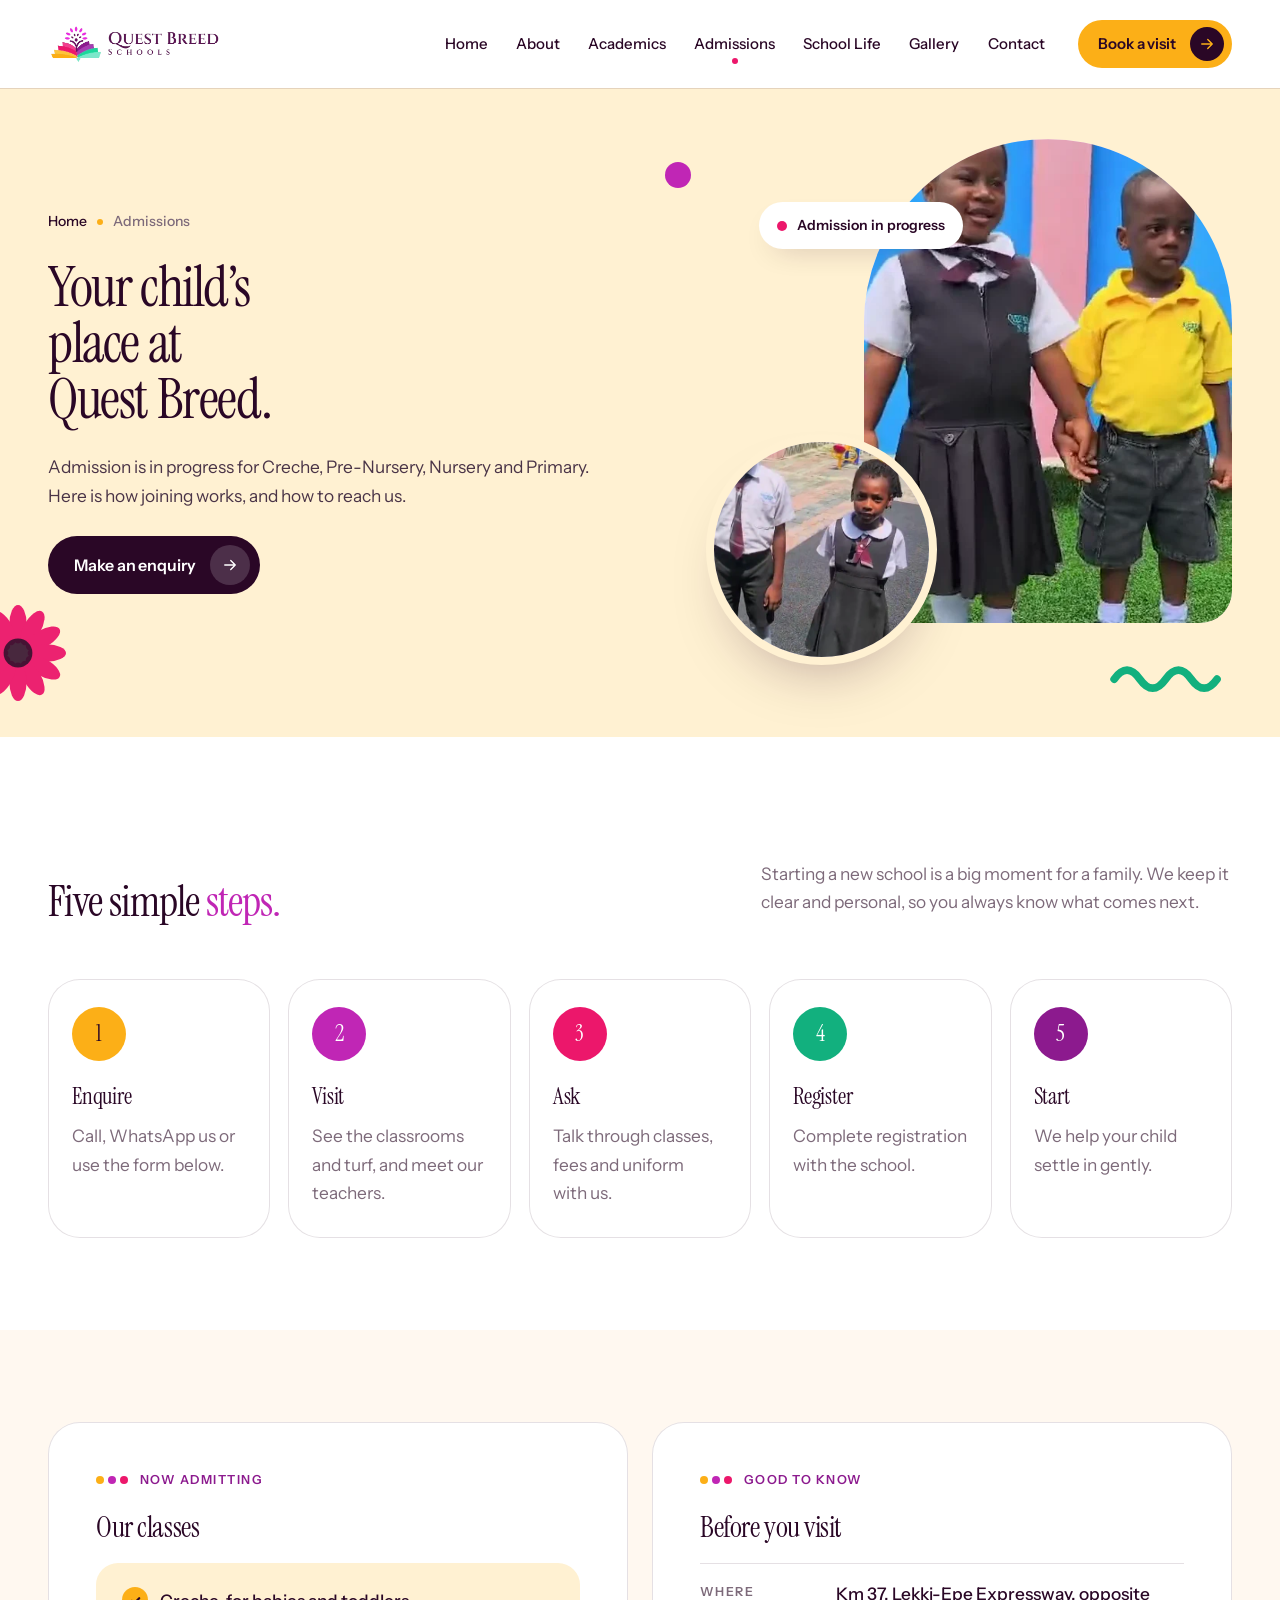
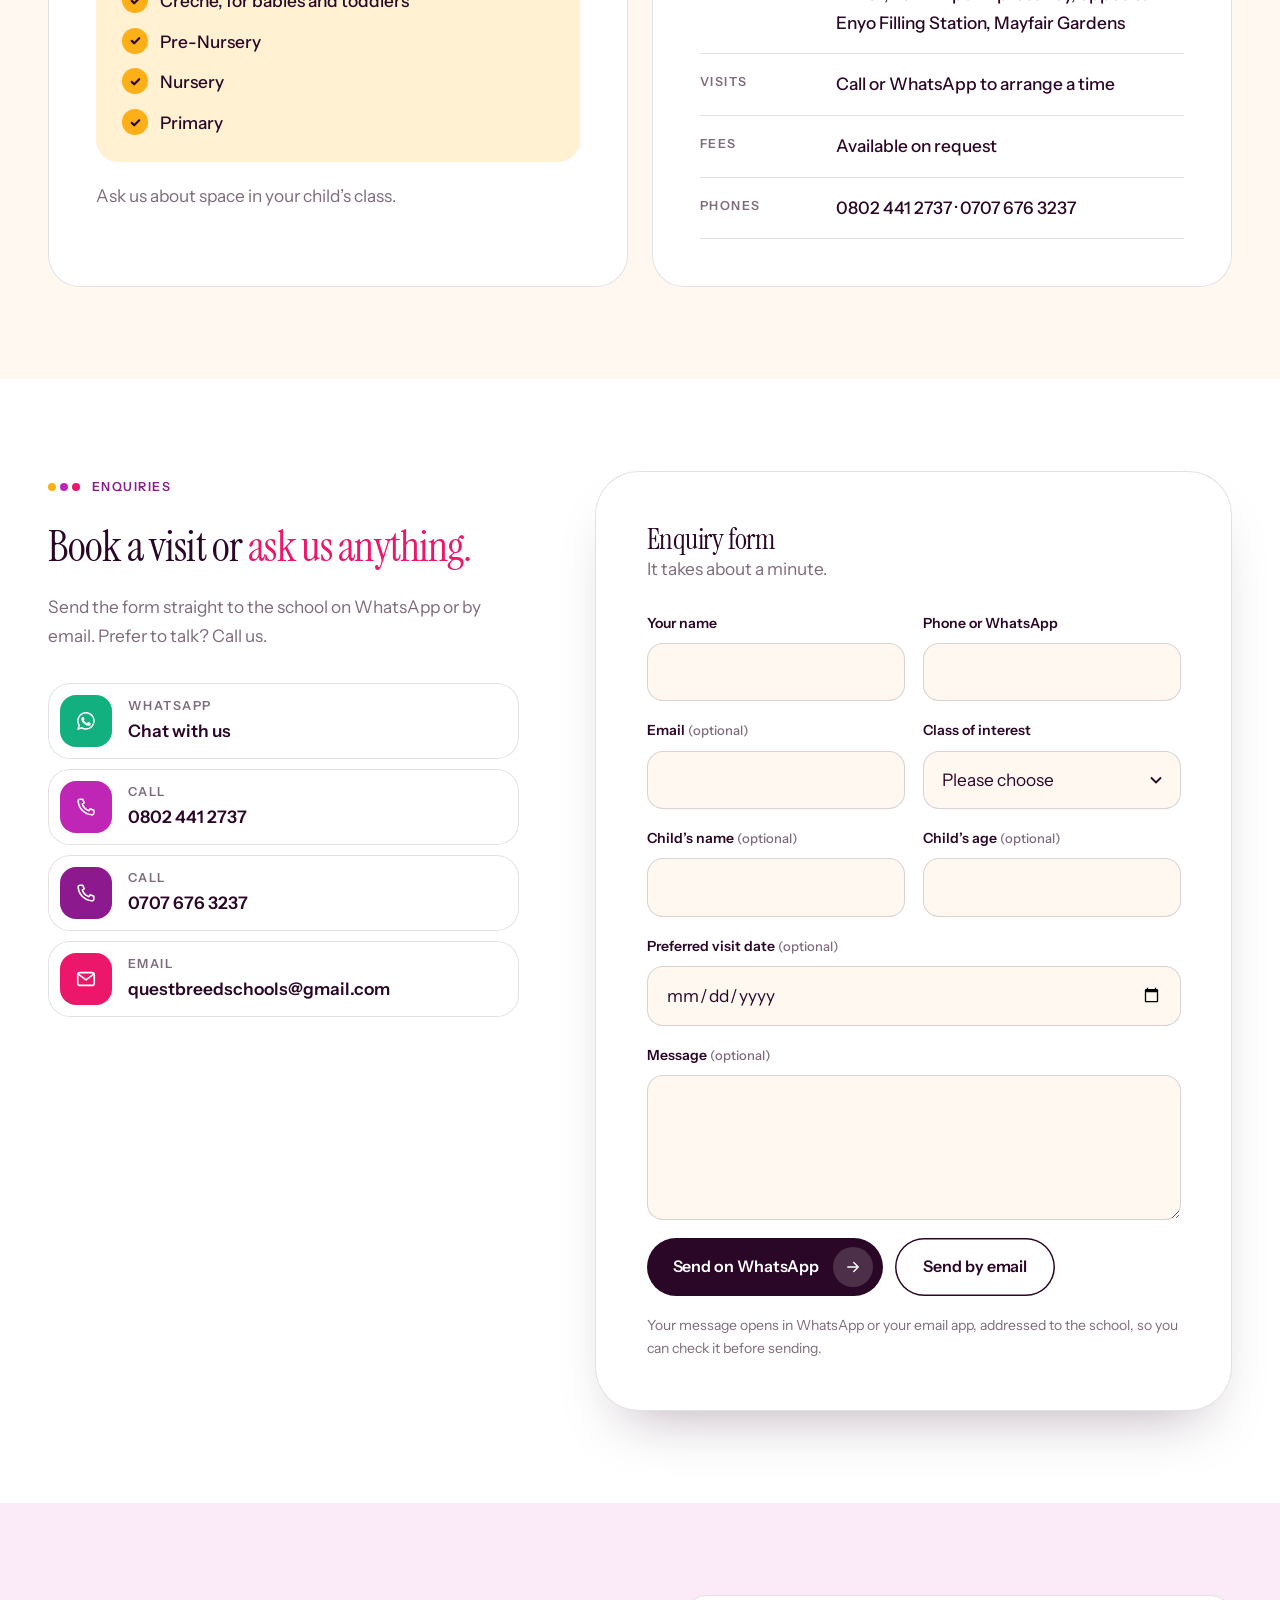
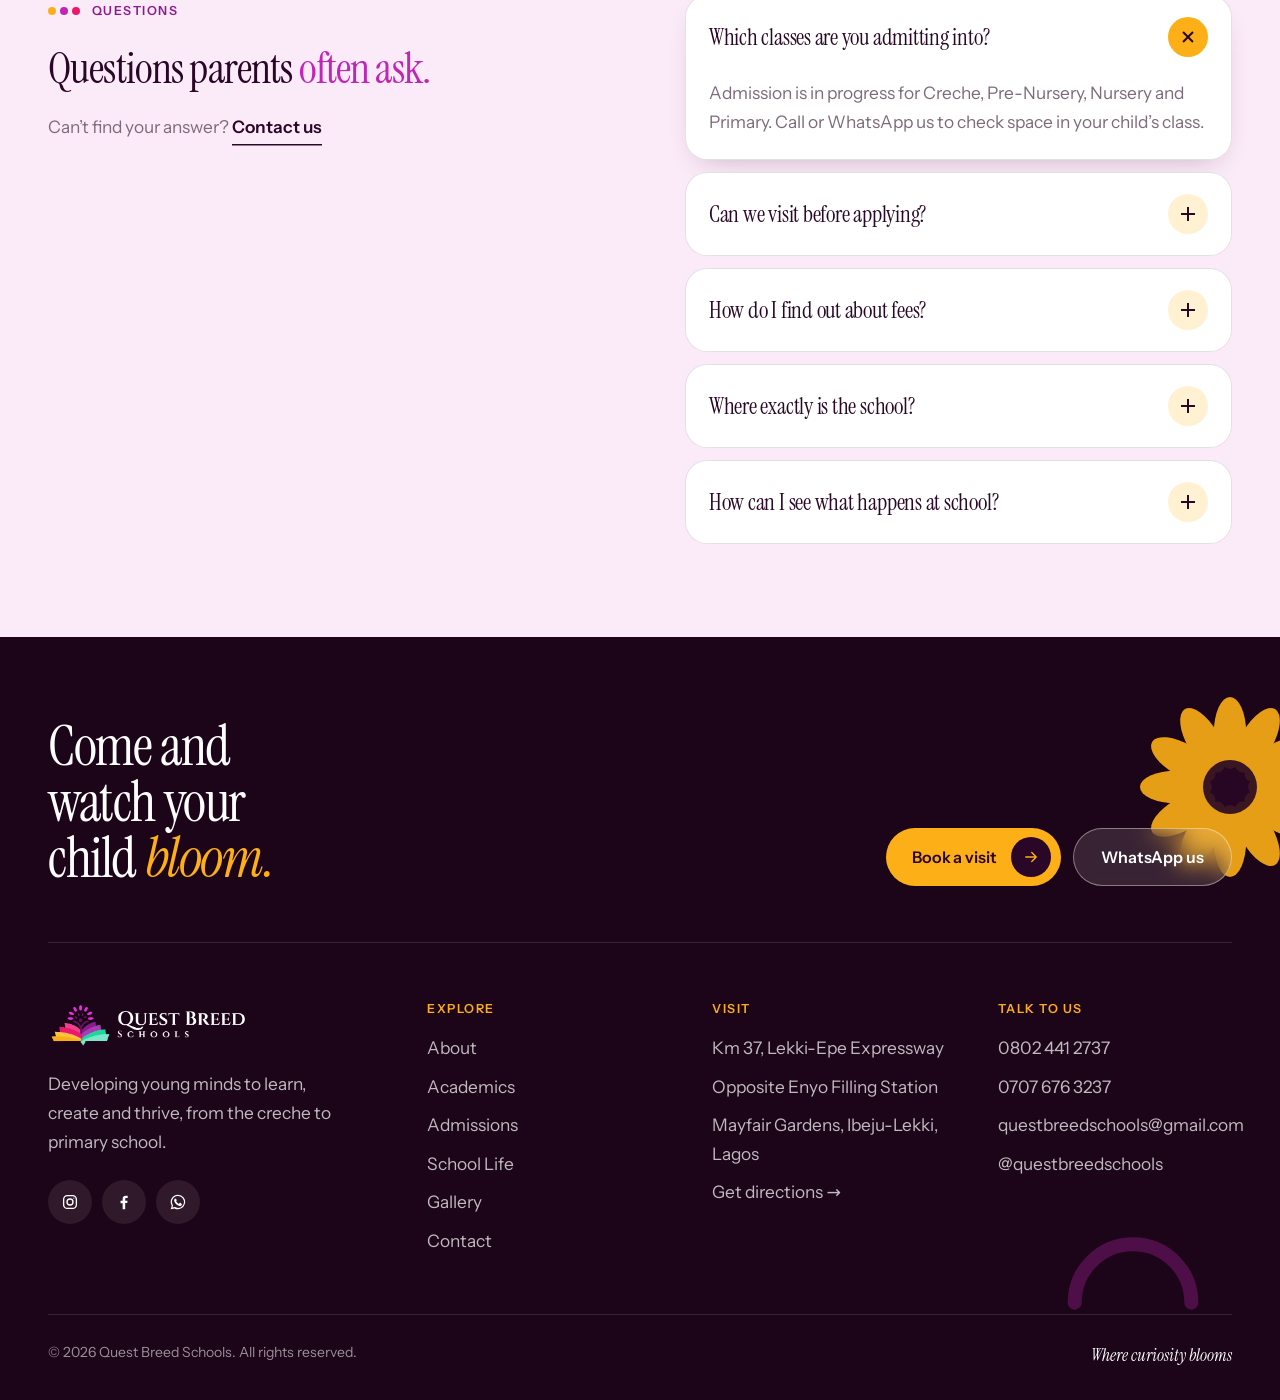
<file: admissions.html>
<!DOCTYPE html>
<html lang="en-GB">
<head>
  <meta charset="utf-8">
  <meta name="viewport" content="width=device-width, initial-scale=1, viewport-fit=cover">
  <title>Admissions | Quest Breed Schools</title>
  <meta name="description" content="Admission is in progress at Quest Breed Schools for Creche, Pre-Nursery, Nursery and Primary. Call 0802 441 2737 or 0707 676 3237, or send an enquiry.">
  <meta name="theme-color" content="#2a0726">
  <meta property="og:type" content="website">
  <meta property="og:site_name" content="Quest Breed Schools">
  <meta property="og:title" content="Admissions | Quest Breed Schools">
  <meta property="og:description" content="Admission is in progress at Quest Breed Schools for Creche, Pre-Nursery, Nursery and Primary. Call 0802 441 2737 or 0707 676 3237, or send an enquiry.">
  <meta property="og:image" content="assets/images/og-image.jpg">
  <meta name="twitter:card" content="summary_large_image">
  <link rel="icon" href="favicon.svg" type="image/svg+xml">
  <link rel="icon" href="favicon.png" type="image/png">
  <link rel="apple-touch-icon" href="apple-touch-icon.png">
  <link rel="manifest" href="site.webmanifest">
  <link rel="preload" href="assets/fonts/instrument-serif.woff2" as="font" type="font/woff2" crossorigin>
  <link rel="preload" href="assets/fonts/instrument-sans.woff2" as="font" type="font/woff2" crossorigin>
  <link rel="stylesheet" href="assets/css/style.css">
  <script>document.documentElement.classList.add('js')</script>
  <script type="application/ld+json">{"@context":"https://schema.org","@type":"School","name":"Quest Breed Schools","slogan":"Where curiosity blooms","email":"questbreedschools@gmail.com","telephone":["+2348024412737","+2347076763237"],"address":{"@type":"PostalAddress","streetAddress":"Km 37, Lekki-Epe Expressway, opposite Enyo Filling Station, Mayfair Gardens","addressLocality":"Ibeju-Lekki","addressRegion":"Lagos","addressCountry":"NG"},"sameAs":["https://www.instagram.com/questbreedschools/","https://www.facebook.com/p/Quest-Breed-Schools-61564180782372/"]}</script>
</head>
<body>
  <a class="skip" href="#main">Skip to content</a>

  <header class="header">
    <div class="wrap">
      <a class="logo" href="index.html" aria-label="Quest Breed Schools, home">
        <img class="logo-dark" src="assets/images/logo.webp" alt="Quest Breed Schools" width="664" height="153">
        <img class="logo-light" src="assets/images/logo-white.webp" alt="" width="664" height="153">
      </a>
      <nav class="nav" aria-label="Main">
        <ul class="nav-links">
          <li><a href="index.html">Home</a></li>
          <li><a href="about.html">About</a></li>
          <li><a href="academics.html">Academics</a></li>
          <li><a href="admissions.html" aria-current="page">Admissions</a></li>
          <li><a href="school-life.html">School Life</a></li>
          <li><a href="gallery.html">Gallery</a></li>
          <li><a href="contact.html">Contact</a></li>
        </ul>
        <a class="btn btn--sun btn--sm" href="admissions.html#enquire">Book a visit <span class="arrow"><svg width="18" height="18" viewBox="0 0 24 24" fill="none" stroke="currentColor" stroke-width="1.8" stroke-linecap="round" stroke-linejoin="round" aria-hidden="true"><path d="M5 12h14M13 6l6 6-6 6"/></svg></span></a>
        <button class="burger" type="button" aria-expanded="false" aria-controls="menu"><span class="label-text">Menu</span><span class="lines" aria-hidden="true"></span></button>
      </nav>
    </div>
  </header>

  <div class="menu" id="menu" inert>
    <nav aria-label="Mobile">
      <ul class="menu-links">
        <li><a href="index.html" style="--i:0"><small>01</small>Home</a></li>
        <li><a href="about.html" style="--i:1"><small>02</small>About</a></li>
        <li><a href="academics.html" style="--i:2"><small>03</small>Academics</a></li>
        <li><a href="admissions.html" style="--i:3" aria-current="page"><small>04</small>Admissions</a></li>
        <li><a href="school-life.html" style="--i:4"><small>05</small>School Life</a></li>
        <li><a href="gallery.html" style="--i:5"><small>06</small>Gallery</a></li>
        <li><a href="contact.html" style="--i:6"><small>07</small>Contact</a></li>
      </ul>
    </nav>
    <div class="menu-foot">
      <a class="btn btn--sun" href="admissions.html#enquire">Book a visit <span class="arrow"><svg width="18" height="18" viewBox="0 0 24 24" fill="none" stroke="currentColor" stroke-width="1.8" stroke-linecap="round" stroke-linejoin="round" aria-hidden="true"><path d="M5 12h14M13 6l6 6-6 6"/></svg></span></a>
      <p>Km 37, Lekki-Epe Expressway, Mayfair Gardens, <span class="nowrap">Ibeju-Lekki</span>, Lagos<br><a href="tel:+2348024412737">0802 441 2737</a> &middot; <a href="tel:+2347076763237">0707 676 3237</a></p>
    </div>
  </div>

  <main id="main">

    <section class="page-hero page-hero--sun">
      <span class="shape " style="width:96px;left:-30px;bottom:36px;opacity:.95"><span class="spin" style="display:block"><svg viewBox="0 0 100 100" aria-hidden="true"><g fill="#ec176b"><ellipse cx="50" cy="20" rx="9" ry="20" transform="rotate(0 50 50)"/><ellipse cx="50" cy="20" rx="9" ry="20" transform="rotate(30 50 50)"/><ellipse cx="50" cy="20" rx="9" ry="20" transform="rotate(60 50 50)"/><ellipse cx="50" cy="20" rx="9" ry="20" transform="rotate(90 50 50)"/><ellipse cx="50" cy="20" rx="9" ry="20" transform="rotate(120 50 50)"/><ellipse cx="50" cy="20" rx="9" ry="20" transform="rotate(150 50 50)"/><ellipse cx="50" cy="20" rx="9" ry="20" transform="rotate(180 50 50)"/><ellipse cx="50" cy="20" rx="9" ry="20" transform="rotate(210 50 50)"/><ellipse cx="50" cy="20" rx="9" ry="20" transform="rotate(240 50 50)"/><ellipse cx="50" cy="20" rx="9" ry="20" transform="rotate(270 50 50)"/><ellipse cx="50" cy="20" rx="9" ry="20" transform="rotate(300 50 50)"/><ellipse cx="50" cy="20" rx="9" ry="20" transform="rotate(330 50 50)"/></g><circle cx="50" cy="50" r="15" fill="#2a0726" opacity=".9"/></svg></span></span>
      <svg class="shape shape--b" style="width:26px;right:46%;top:22%" viewBox="0 0 40 40" aria-hidden="true"><circle cx="20" cy="20" r="20" fill="#c026b5"/></svg>
      <svg class="shape shape--c" style="width:120px;right:4%;bottom:40px" viewBox="0 0 140 40" aria-hidden="true"><path d="M6 20c10-14 20-14 30 0s20 14 30 0 20-14 30 0 20 14 30 0" fill="none" stroke="#12b07e" stroke-width="9" stroke-linecap="round"/></svg>
      <div class="wrap page-hero-grid">
        <div class="page-hero-copy">
          <nav class="crumbs" aria-label="Breadcrumb"><a href="index.html">Home</a><span aria-hidden="true"></span><span aria-current="page">Admissions</span></nav>
          <h1><span class="line"><span style="--i:0">Your child&rsquo;s</span></span><span class="line"><span style="--i:1">place at</span></span><span class="line"><span style="--i:2">Quest Breed.</span></span></h1>
          <p class="lead" data-reveal style="--d:3">Admission is in progress for Creche, Pre-Nursery, Nursery and Primary. Here is how joining works, and how to reach us.</p>
          <div class="btn-row" data-reveal style="--d:4"><a class="btn" href="#enquire">Make an enquiry <span class="arrow"><svg width="18" height="18" viewBox="0 0 24 24" fill="none" stroke="currentColor" stroke-width="1.8" stroke-linecap="round" stroke-linejoin="round" aria-hidden="true"><path d="M5 12h14M13 6l6 6-6 6"/></svg></span></a></div>
        </div>
        <div class="page-hero-art">
          <div class="frame arch frame--a kenburns" data-reveal="mask"><img src="assets/images/yellow-pair.webp" srcset="assets/images/yellow-pair-480.webp 480w, assets/images/yellow-pair.webp 600w" sizes="(max-width: 900px) 70vw, 420px" width="600" height="1068" alt="Two Quest Breed pupils holding hands" style="object-position:50% 30%" loading="lazy" decoding="async"></div>
          <div class="frame frame--b" data-reveal="zoom" style="--d:3"><img src="assets/images/boy-proud.webp" srcset="assets/images/boy-proud-480.webp 480w, assets/images/boy-proud.webp 600w" sizes="260px" width="600" height="1068" alt="A pupil standing tall in uniform" loading="lazy" decoding="async"></div>
          <span class="sticker"><span class="dot"></span>Admission in progress</span>
        </div>
      </div>
    </section>

    <section class="section section--white">
      <div class="wrap">
        <div class="head head--split">
          <div>
            <div data-reveal><p class="label"><i><b></b></i>How to join</p></div>
            <h2 data-reveal style="--d:1">Five simple <span class="hl-sky">steps.</span></h2>
          </div>
          <p class="lead muted" data-reveal style="--d:2">Starting a new school is a big moment for a family. We keep it clear and personal, so you always know what comes next.</p>
        </div>
        <ol class="journey">
          <li data-reveal><span class="n">1</span><h3>Enquire</h3><p class="muted">Call, WhatsApp us or use the form below.</p></li>
          <li data-reveal style="--d:1"><span class="n">2</span><h3>Visit</h3><p class="muted">See the classrooms and turf, and meet our teachers.</p></li>
          <li data-reveal style="--d:2"><span class="n">3</span><h3>Ask</h3><p class="muted">Talk through classes, fees and uniform with us.</p></li>
          <li data-reveal style="--d:3"><span class="n">4</span><h3>Register</h3><p class="muted">Complete registration with the school.</p></li>
          <li data-reveal style="--d:4"><span class="n">5</span><h3>Start</h3><p class="muted">We help your child settle in gently.</p></li>
        </ol>
      </div>
    </section>

    <section class="section section--cream">
      <div class="wrap info-grid">
        <article class="info-card" data-reveal>
          <p class="label"><i><b></b></i>Now admitting</p>
          <h3>Our classes</h3>
          <ul class="ticks">
            <li>Creche, for babies and toddlers</li>
            <li>Pre-Nursery</li>
            <li>Nursery</li>
            <li>Primary</li>
          </ul>
          <p class="muted">Ask us about space in your child&rsquo;s class.</p>
        </article>
        <article class="info-card" data-reveal style="--d:1">
          <p class="label"><i><b></b></i>Good to know</p>
          <h3>Before you visit</h3>
          <dl class="info-list">
            <div><dt>Where</dt><dd>Km 37, Lekki-Epe Expressway, opposite Enyo Filling Station, Mayfair Gardens</dd></div>
            <div><dt>Visits</dt><dd>Call or WhatsApp to arrange a time</dd></div>
            <div><dt>Fees</dt><dd>Available on request</dd></div>
            <div><dt>Phones</dt><dd>0802 441 2737 &middot; 0707 676 3237</dd></div>
          </dl>
        </article>
      </div>
    </section>

    <section class="section section--white" id="enquire">
      <div class="wrap enquire">
        <div class="enquire-side">
          <div data-reveal><p class="label"><i><b></b></i>Enquiries</p></div>
          <h2 data-reveal style="--d:1">Book a visit or <span class="hl-coral">ask us anything.</span></h2>
          <p class="lead muted" data-reveal style="--d:2">Send the form straight to the school on WhatsApp or by email. Prefer to talk? Call us.</p>
          <div class="contact-list" data-reveal style="--d:3">
            <a href="https://wa.me/2348024412737?text=Hello%20Quest%20Breed%20Schools%2C%20I%20would%20like%20to%20make%20an%20enquiry." target="_blank" rel="noopener" style="--c:#12b07e"><span class="ico"><svg width="22" height="22" viewBox="0 0 24 24" aria-hidden="true"><path fill="currentColor" d="M12 2.2a9.7 9.7 0 0 0-8.3 14.7L2.3 21.8l5-1.3A9.7 9.7 0 1 0 12 2.2Zm0 17.7a8 8 0 0 1-4.1-1.1l-.3-.2-3 .8.8-2.9-.2-.3A8 8 0 1 1 12 19.9Zm4.4-6c-.2-.1-1.4-.7-1.7-.8-.2-.1-.4-.1-.5.1l-.8 1c-.1.2-.3.2-.5.1a6.6 6.6 0 0 1-3.3-2.9c-.2-.4.2-.4.7-1.3.1-.2 0-.3 0-.4l-.8-1.8c-.2-.5-.4-.4-.5-.4h-.5c-.2 0-.4.1-.7.3-.2.3-.9.9-.9 2.2s.9 2.5 1 2.7c.1.2 1.8 2.8 4.4 3.9 1.6.7 2.3.8 3.1.6.5-.1 1.4-.6 1.6-1.1.2-.6.2-1 .1-1.1l-.4-.2Z"/></svg></span><span><small>WhatsApp</small>Chat with us</span></a>
            <a href="tel:+2348024412737" style="--c:#c026b5"><span class="ico"><svg width="22" height="22" viewBox="0 0 24 24" fill="none" stroke="currentColor" stroke-width="1.8" stroke-linecap="round" stroke-linejoin="round" aria-hidden="true"><path d="M5.5 3.5h3l1.5 4-2 1.3a11 11 0 0 0 7.2 7.2l1.3-2 4 1.5v3a2 2 0 0 1-2.2 2A16 16 0 0 1 3.5 5.7a2 2 0 0 1 2-2.2Z"/></svg></span><span><small>Call</small>0802 441 2737</span></a>
            <a href="tel:+2347076763237" style="--c:#8c1a8e"><span class="ico"><svg width="22" height="22" viewBox="0 0 24 24" fill="none" stroke="currentColor" stroke-width="1.8" stroke-linecap="round" stroke-linejoin="round" aria-hidden="true"><path d="M5.5 3.5h3l1.5 4-2 1.3a11 11 0 0 0 7.2 7.2l1.3-2 4 1.5v3a2 2 0 0 1-2.2 2A16 16 0 0 1 3.5 5.7a2 2 0 0 1 2-2.2Z"/></svg></span><span><small>Call</small>0707 676 3237</span></a>
            <a href="mailto:questbreedschools@gmail.com" style="--c:#ec176b"><span class="ico"><svg width="22" height="22" viewBox="0 0 24 24" fill="none" stroke="currentColor" stroke-width="1.8" stroke-linecap="round" stroke-linejoin="round" aria-hidden="true"><rect x="3" y="5" width="18" height="14" rx="2.5"/><path d="m4 7 8 6 8-6"/></svg></span><span><small>Email</small>questbreedschools@gmail.com</span></a>
          </div>
        </div>
        <div class="form-card" data-reveal style="--d:1">
          <h2>Enquiry form</h2>
          <p class="muted">It takes about a minute.</p>
          <form class="form enquiry" novalidate>
            <div class="form-row">
              <div class="field"><label for="ad-parent">Your name</label><input id="ad-parent" name="parent" autocomplete="name" required></div>
              <div class="field"><label for="ad-phone">Phone or WhatsApp</label><input id="ad-phone" name="phone" type="tel" autocomplete="tel" required></div>
            </div>
            <div class="form-row">
              <div class="field"><label for="ad-email">Email <small>(optional)</small></label><input id="ad-email" name="email" type="email" autocomplete="email"></div>
              <div class="field"><label for="ad-programme">Class of interest</label><select id="ad-programme" name="programme" required><option value="">Please choose</option><option>Creche</option><option>Pre-Nursery</option><option>Nursery</option><option>Primary</option><option>Not sure yet</option></select></div>
            </div>
            <div class="form-row">
              <div class="field"><label for="ad-child">Child&rsquo;s name <small>(optional)</small></label><input id="ad-child" name="child" autocomplete="off"></div>
              <div class="field"><label for="ad-age">Child&rsquo;s age <small>(optional)</small></label><input id="ad-age" name="age" autocomplete="off"></div>
            </div>
            <div class="field"><label for="ad-visit">Preferred visit date <small>(optional)</small></label><input id="ad-visit" name="visit" type="date"></div>
            <div class="field"><label for="ad-message">Message <small>(optional)</small></label><textarea id="ad-message" name="message" rows="4"></textarea></div>
            <div class="btn-row">
              <button class="btn" type="submit" value="whatsapp">Send on WhatsApp <span class="arrow"><svg width="18" height="18" viewBox="0 0 24 24" fill="none" stroke="currentColor" stroke-width="1.8" stroke-linecap="round" stroke-linejoin="round" aria-hidden="true"><path d="M5 12h14M13 6l6 6-6 6"/></svg></span></button>
              <button class="btn btn--line btn--plain" type="submit" value="email">Send by email</button>
            </div>
            <p class="form-status" role="status" aria-live="polite"></p>
            <p class="form-note">Your message opens in WhatsApp or your email app, addressed to the school, so you can check it before sending.</p>
          </form>
        </div>
      </div>
    </section>

    <section class="section section--sky" id="questions">
      <div class="wrap split split--top">
        <div class="stack">
          <div data-reveal><p class="label"><i><b></b></i>Questions</p></div>
          <h2 data-reveal style="--d:1">Questions parents <span class="hl-sky">often ask.</span></h2>
          <p class="muted" data-reveal style="--d:2">Can&rsquo;t find your answer? <a class="link" href="contact.html">Contact us</a></p>
        </div>
        <div class="faq" data-reveal style="--d:1">
          <details open><summary>Which classes are you admitting into?</summary><div><p class="muted">Admission is in progress for Creche, Pre-Nursery, Nursery and Primary. Call or WhatsApp us to check space in your child&rsquo;s class.</p></div></details>
          <details><summary>Can we visit before applying?</summary><div><p class="muted">Yes, please do. Call or WhatsApp us on 0802 441 2737 or 0707 676 3237 to arrange a time, and bring your child along.</p></div></details>
          <details><summary>How do I find out about fees?</summary><div><p class="muted">Fees depend on the class. Ask us by phone or WhatsApp, or during your visit, and we will talk you through them.</p></div></details>
          <details><summary>Where exactly is the school?</summary><div><p class="muted">Km 37, Lekki-Epe Expressway, opposite Enyo Filling Station, in Mayfair Gardens, <span class="nowrap">Ibeju-Lekki</span>, Lagos.</p></div></details>
          <details><summary>How can I see what happens at school?</summary><div><p class="muted">Follow <a class="link" href="https://www.instagram.com/questbreedschools/" target="_blank" rel="noopener">@questbreedschools</a> on Instagram and our Facebook page for celebrations, events and weekly facts.</p></div></details>
        </div>
      </div>
    </section>
  </main>

  <footer class="footer">
    <span class="shape shape--b" style="width:180px;right:-40px;top:60px;opacity:.9"><span class="spin" style="display:block"><svg viewBox="0 0 100 100" aria-hidden="true"><g fill="#fcaf17"><ellipse cx="50" cy="20" rx="9" ry="20" transform="rotate(0 50 50)"/><ellipse cx="50" cy="20" rx="9" ry="20" transform="rotate(30 50 50)"/><ellipse cx="50" cy="20" rx="9" ry="20" transform="rotate(60 50 50)"/><ellipse cx="50" cy="20" rx="9" ry="20" transform="rotate(90 50 50)"/><ellipse cx="50" cy="20" rx="9" ry="20" transform="rotate(120 50 50)"/><ellipse cx="50" cy="20" rx="9" ry="20" transform="rotate(150 50 50)"/><ellipse cx="50" cy="20" rx="9" ry="20" transform="rotate(180 50 50)"/><ellipse cx="50" cy="20" rx="9" ry="20" transform="rotate(210 50 50)"/><ellipse cx="50" cy="20" rx="9" ry="20" transform="rotate(240 50 50)"/><ellipse cx="50" cy="20" rx="9" ry="20" transform="rotate(270 50 50)"/><ellipse cx="50" cy="20" rx="9" ry="20" transform="rotate(300 50 50)"/><ellipse cx="50" cy="20" rx="9" ry="20" transform="rotate(330 50 50)"/></g><circle cx="50" cy="50" r="15" fill="#2a0726" opacity=".9"/></svg></span></span>
    <svg class="shape shape--c" style="width:140px;right:6%;bottom:90px;opacity:.3" viewBox="0 0 120 70" aria-hidden="true"><path d="M10 64a50 50 0 0 1 100 0" fill="none" stroke="#c026b5" stroke-width="12" stroke-linecap="round"/></svg>
    <div class="wrap">
      <div class="footer-cta">
        <h2 data-reveal>Come and watch your child <em>bloom.</em></h2>
        <div class="btn-row" data-reveal style="--d:2">
          <a class="btn btn--sun" href="admissions.html#enquire">Book a visit <span class="arrow"><svg width="18" height="18" viewBox="0 0 24 24" fill="none" stroke="currentColor" stroke-width="1.8" stroke-linecap="round" stroke-linejoin="round" aria-hidden="true"><path d="M5 12h14M13 6l6 6-6 6"/></svg></span></a>
          <a class="btn btn--glass btn--plain" href="https://wa.me/2348024412737?text=Hello%20Quest%20Breed%20Schools%2C%20I%20would%20like%20to%20make%20an%20enquiry." target="_blank" rel="noopener">WhatsApp us</a>
        </div>
      </div>
      <div class="footer-grid">
        <div class="footer-brand">
          <img src="assets/images/logo-white.webp" alt="Quest Breed Schools" width="664" height="153" loading="lazy">
          <p>Developing young minds to learn, create and thrive, from the creche to primary school.</p>
          <div class="socials">
            <a href="https://www.instagram.com/questbreedschools/" target="_blank" rel="noopener" aria-label="Instagram"><svg width="18" height="18" viewBox="0 0 24 24" fill="none" stroke="currentColor" stroke-width="1.8" stroke-linecap="round" stroke-linejoin="round" aria-hidden="true"><rect x="3.5" y="3.5" width="17" height="17" rx="5"/><circle cx="12" cy="12" r="4"/><circle cx="17.2" cy="6.8" r=".9" fill="currentColor" stroke="none"/></svg></a>
            <a href="https://www.facebook.com/p/Quest-Breed-Schools-61564180782372/" target="_blank" rel="noopener" aria-label="Facebook"><svg width="18" height="18" viewBox="0 0 24 24" aria-hidden="true"><path fill="currentColor" d="M13.6 21.5v-8.1h2.7l.4-3.2h-3.1V8.2c0-.9.3-1.6 1.6-1.6h1.7V3.8c-.3 0-1.3-.1-2.5-.1-2.5 0-4.2 1.5-4.2 4.3v2.3H7.4v3.2h2.8v8.1h3.4Z"/></svg></a>
            <a href="https://wa.me/2348024412737?text=Hello%20Quest%20Breed%20Schools%2C%20I%20would%20like%20to%20make%20an%20enquiry." target="_blank" rel="noopener" aria-label="WhatsApp"><svg width="18" height="18" viewBox="0 0 24 24" aria-hidden="true"><path fill="currentColor" d="M12 2.2a9.7 9.7 0 0 0-8.3 14.7L2.3 21.8l5-1.3A9.7 9.7 0 1 0 12 2.2Zm0 17.7a8 8 0 0 1-4.1-1.1l-.3-.2-3 .8.8-2.9-.2-.3A8 8 0 1 1 12 19.9Zm4.4-6c-.2-.1-1.4-.7-1.7-.8-.2-.1-.4-.1-.5.1l-.8 1c-.1.2-.3.2-.5.1a6.6 6.6 0 0 1-3.3-2.9c-.2-.4.2-.4.7-1.3.1-.2 0-.3 0-.4l-.8-1.8c-.2-.5-.4-.4-.5-.4h-.5c-.2 0-.4.1-.7.3-.2.3-.9.9-.9 2.2s.9 2.5 1 2.7c.1.2 1.8 2.8 4.4 3.9 1.6.7 2.3.8 3.1.6.5-.1 1.4-.6 1.6-1.1.2-.6.2-1 .1-1.1l-.4-.2Z"/></svg></a>
          </div>
        </div>
        <div>
          <h3>Explore</h3>
          <ul><li><a href="about.html">About</a></li><li><a href="academics.html">Academics</a></li><li><a href="admissions.html">Admissions</a></li><li><a href="school-life.html">School Life</a></li><li><a href="gallery.html">Gallery</a></li><li><a href="contact.html">Contact</a></li></ul>
        </div>
        <div>
          <h3>Visit</h3>
          <ul>
            <li>Km 37, Lekki-Epe Expressway</li>
            <li>Opposite Enyo Filling Station</li>
            <li>Mayfair Gardens, <span class="nowrap">Ibeju-Lekki</span>, Lagos</li>
            <li><a href="https://www.google.com/maps/search/?api=1&query=Quest%20Breed%20Schools%2C%20Mayfair%20Gardens%2C%20Ibeju-Lekki%2C%20Lagos" target="_blank" rel="noopener">Get directions &rarr;</a></li>
          </ul>
        </div>
        <div>
          <h3>Talk to us</h3>
          <ul>
            <li><a href="tel:+2348024412737">0802 441 2737</a></li>
            <li><a href="tel:+2347076763237">0707 676 3237</a></li>
            <li><a href="mailto:questbreedschools@gmail.com">questbreedschools@gmail.com</a></li>
            <li><a href="https://www.instagram.com/questbreedschools/" target="_blank" rel="noopener">@questbreedschools</a></li>
          </ul>
        </div>
      </div>
      <div class="footer-bottom">
        <span>&copy; <span data-year>2026</span> Quest Breed Schools. All rights reserved.</span>
        <em>Where curiosity blooms</em>
      </div>
    </div>
  </footer>

  <script src="assets/js/main.js"></script>
</body>
</html>
</file>
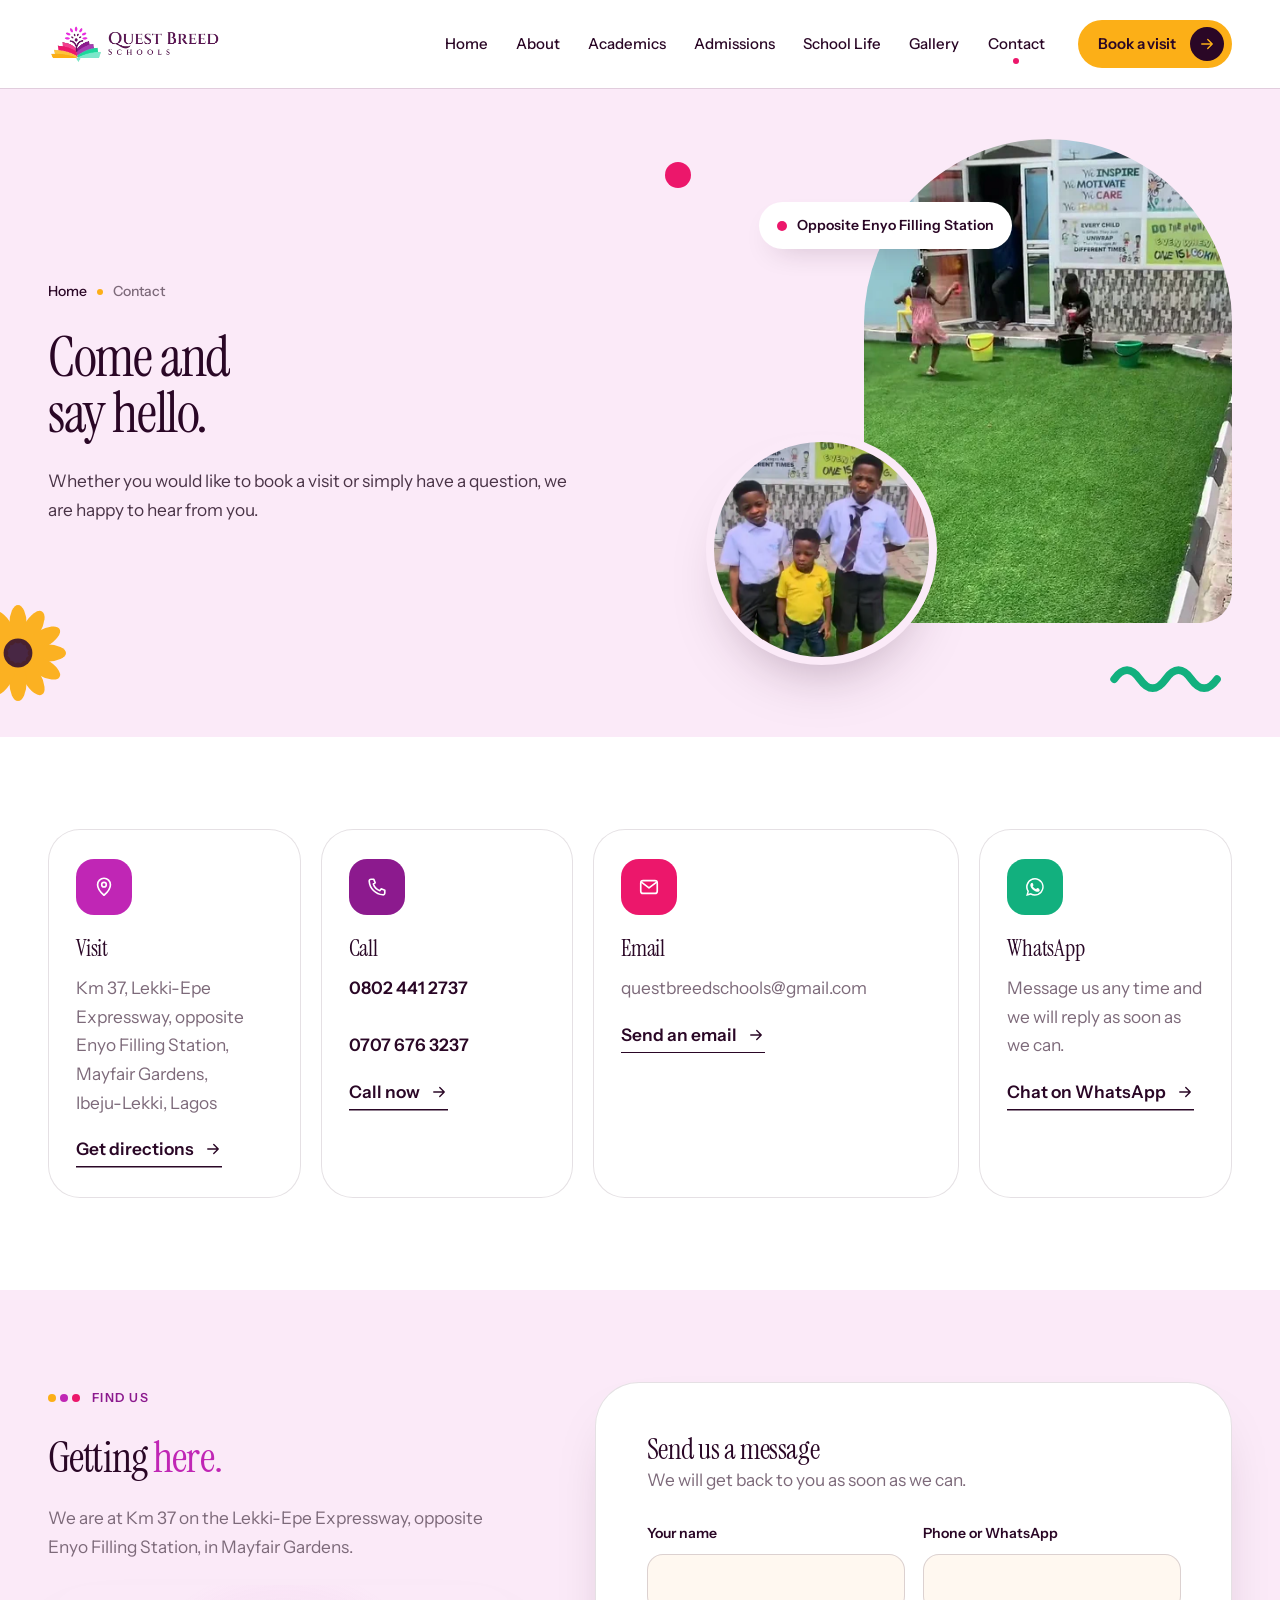
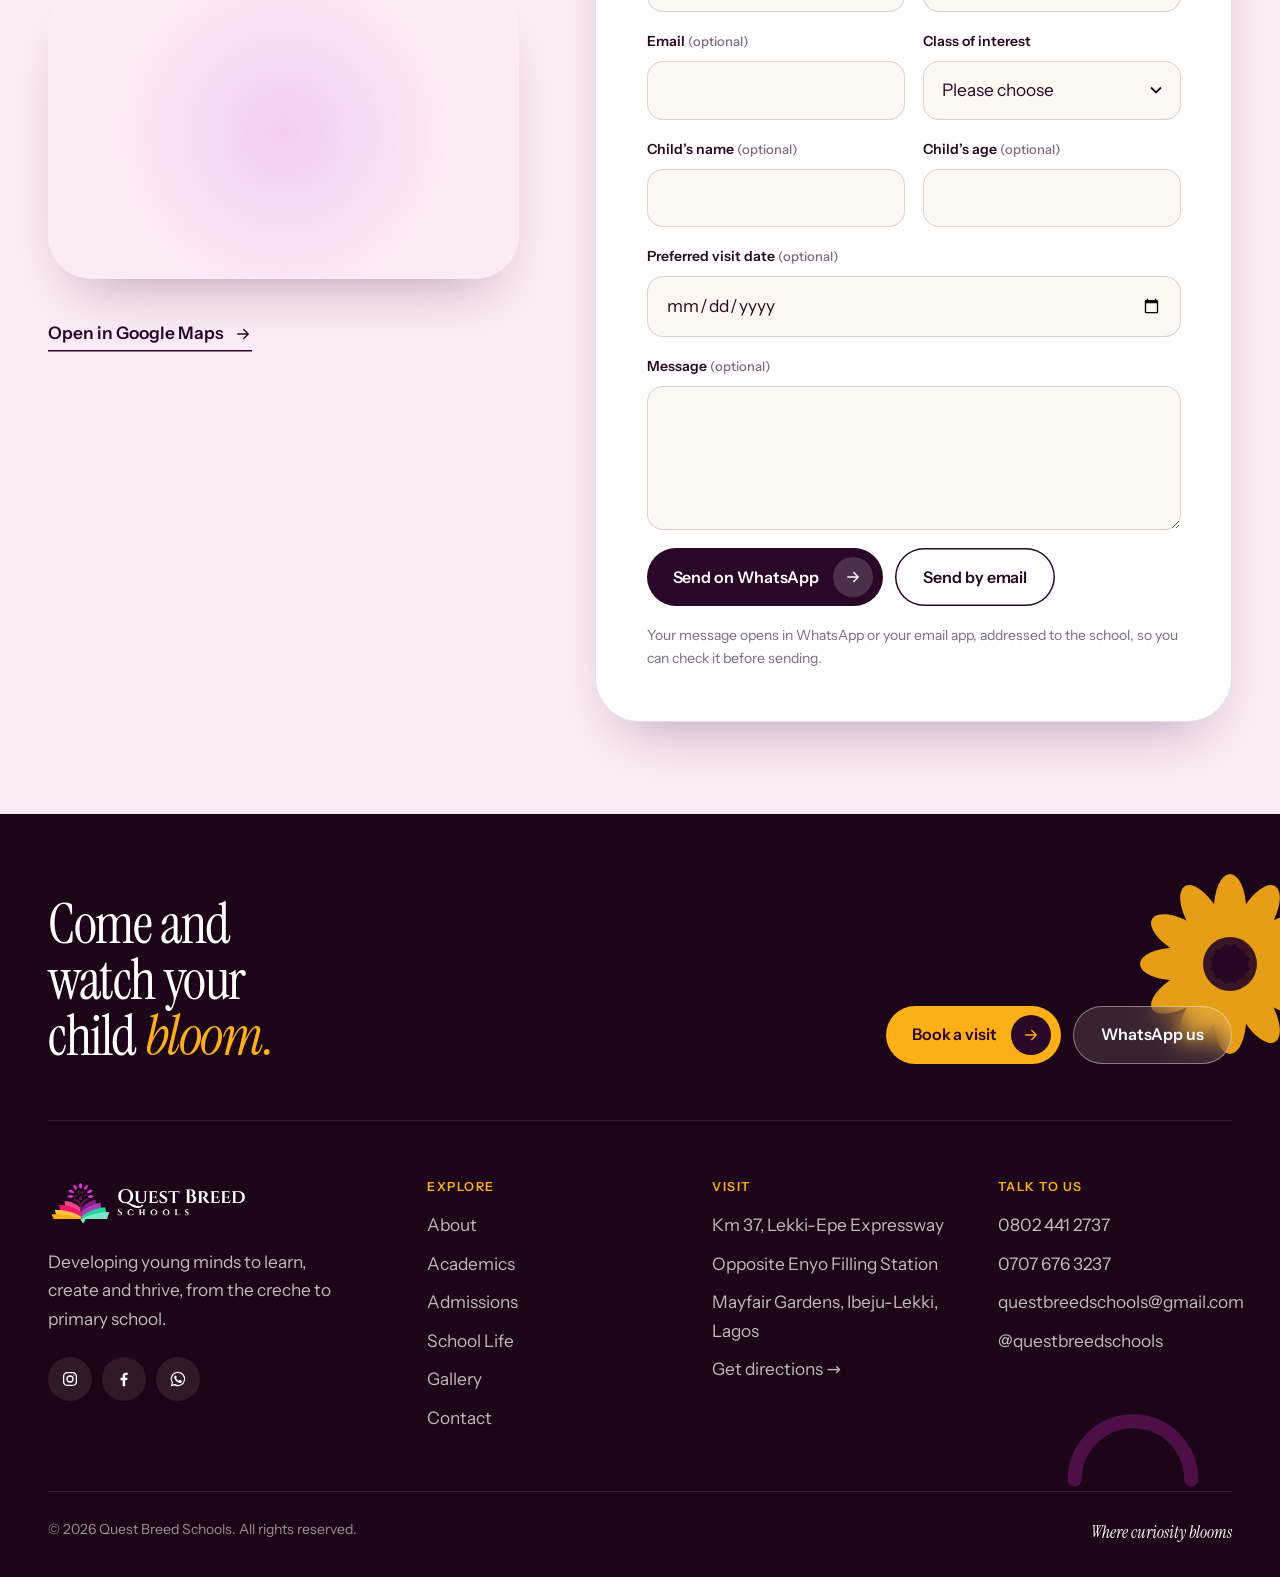
<file: contact.html>
<!DOCTYPE html>
<html lang="en-GB">
<head>
  <meta charset="utf-8">
  <meta name="viewport" content="width=device-width, initial-scale=1, viewport-fit=cover">
  <title>Contact | Quest Breed Schools</title>
  <meta name="description" content="Visit or contact Quest Breed Schools at Km 37, Lekki-Epe Expressway, opposite Enyo Filling Station, Mayfair Gardens, Ibeju-Lekki. 0802 441 2737, 0707 676 3237.">
  <meta name="theme-color" content="#2a0726">
  <meta property="og:type" content="website">
  <meta property="og:site_name" content="Quest Breed Schools">
  <meta property="og:title" content="Contact | Quest Breed Schools">
  <meta property="og:description" content="Visit or contact Quest Breed Schools at Km 37, Lekki-Epe Expressway, opposite Enyo Filling Station, Mayfair Gardens, Ibeju-Lekki. 0802 441 2737, 0707 676 3237.">
  <meta property="og:image" content="assets/images/og-image.jpg">
  <meta name="twitter:card" content="summary_large_image">
  <link rel="icon" href="favicon.svg" type="image/svg+xml">
  <link rel="icon" href="favicon.png" type="image/png">
  <link rel="apple-touch-icon" href="apple-touch-icon.png">
  <link rel="manifest" href="site.webmanifest">
  <link rel="preload" href="assets/fonts/instrument-serif.woff2" as="font" type="font/woff2" crossorigin>
  <link rel="preload" href="assets/fonts/instrument-sans.woff2" as="font" type="font/woff2" crossorigin>
  <link rel="stylesheet" href="assets/css/style.css">
  <script>document.documentElement.classList.add('js')</script>
  <script type="application/ld+json">{"@context":"https://schema.org","@type":"School","name":"Quest Breed Schools","slogan":"Where curiosity blooms","email":"questbreedschools@gmail.com","telephone":["+2348024412737","+2347076763237"],"address":{"@type":"PostalAddress","streetAddress":"Km 37, Lekki-Epe Expressway, opposite Enyo Filling Station, Mayfair Gardens","addressLocality":"Ibeju-Lekki","addressRegion":"Lagos","addressCountry":"NG"},"sameAs":["https://www.instagram.com/questbreedschools/","https://www.facebook.com/p/Quest-Breed-Schools-61564180782372/"]}</script>
</head>
<body>
  <a class="skip" href="#main">Skip to content</a>

  <header class="header">
    <div class="wrap">
      <a class="logo" href="index.html" aria-label="Quest Breed Schools, home">
        <img class="logo-dark" src="assets/images/logo.webp" alt="Quest Breed Schools" width="664" height="153">
        <img class="logo-light" src="assets/images/logo-white.webp" alt="" width="664" height="153">
      </a>
      <nav class="nav" aria-label="Main">
        <ul class="nav-links">
          <li><a href="index.html">Home</a></li>
          <li><a href="about.html">About</a></li>
          <li><a href="academics.html">Academics</a></li>
          <li><a href="admissions.html">Admissions</a></li>
          <li><a href="school-life.html">School Life</a></li>
          <li><a href="gallery.html">Gallery</a></li>
          <li><a href="contact.html" aria-current="page">Contact</a></li>
        </ul>
        <a class="btn btn--sun btn--sm" href="admissions.html#enquire">Book a visit <span class="arrow"><svg width="18" height="18" viewBox="0 0 24 24" fill="none" stroke="currentColor" stroke-width="1.8" stroke-linecap="round" stroke-linejoin="round" aria-hidden="true"><path d="M5 12h14M13 6l6 6-6 6"/></svg></span></a>
        <button class="burger" type="button" aria-expanded="false" aria-controls="menu"><span class="label-text">Menu</span><span class="lines" aria-hidden="true"></span></button>
      </nav>
    </div>
  </header>

  <div class="menu" id="menu" inert>
    <nav aria-label="Mobile">
      <ul class="menu-links">
        <li><a href="index.html" style="--i:0"><small>01</small>Home</a></li>
        <li><a href="about.html" style="--i:1"><small>02</small>About</a></li>
        <li><a href="academics.html" style="--i:2"><small>03</small>Academics</a></li>
        <li><a href="admissions.html" style="--i:3"><small>04</small>Admissions</a></li>
        <li><a href="school-life.html" style="--i:4"><small>05</small>School Life</a></li>
        <li><a href="gallery.html" style="--i:5"><small>06</small>Gallery</a></li>
        <li><a href="contact.html" style="--i:6" aria-current="page"><small>07</small>Contact</a></li>
      </ul>
    </nav>
    <div class="menu-foot">
      <a class="btn btn--sun" href="admissions.html#enquire">Book a visit <span class="arrow"><svg width="18" height="18" viewBox="0 0 24 24" fill="none" stroke="currentColor" stroke-width="1.8" stroke-linecap="round" stroke-linejoin="round" aria-hidden="true"><path d="M5 12h14M13 6l6 6-6 6"/></svg></span></a>
      <p>Km 37, Lekki-Epe Expressway, Mayfair Gardens, <span class="nowrap">Ibeju-Lekki</span>, Lagos<br><a href="tel:+2348024412737">0802 441 2737</a> &middot; <a href="tel:+2347076763237">0707 676 3237</a></p>
    </div>
  </div>

  <main id="main">

    <section class="page-hero page-hero--sky">
      <span class="shape " style="width:96px;left:-30px;bottom:36px;opacity:.95"><span class="spin" style="display:block"><svg viewBox="0 0 100 100" aria-hidden="true"><g fill="#fcaf17"><ellipse cx="50" cy="20" rx="9" ry="20" transform="rotate(0 50 50)"/><ellipse cx="50" cy="20" rx="9" ry="20" transform="rotate(30 50 50)"/><ellipse cx="50" cy="20" rx="9" ry="20" transform="rotate(60 50 50)"/><ellipse cx="50" cy="20" rx="9" ry="20" transform="rotate(90 50 50)"/><ellipse cx="50" cy="20" rx="9" ry="20" transform="rotate(120 50 50)"/><ellipse cx="50" cy="20" rx="9" ry="20" transform="rotate(150 50 50)"/><ellipse cx="50" cy="20" rx="9" ry="20" transform="rotate(180 50 50)"/><ellipse cx="50" cy="20" rx="9" ry="20" transform="rotate(210 50 50)"/><ellipse cx="50" cy="20" rx="9" ry="20" transform="rotate(240 50 50)"/><ellipse cx="50" cy="20" rx="9" ry="20" transform="rotate(270 50 50)"/><ellipse cx="50" cy="20" rx="9" ry="20" transform="rotate(300 50 50)"/><ellipse cx="50" cy="20" rx="9" ry="20" transform="rotate(330 50 50)"/></g><circle cx="50" cy="50" r="15" fill="#2a0726" opacity=".9"/></svg></span></span>
      <svg class="shape shape--b" style="width:26px;right:46%;top:22%" viewBox="0 0 40 40" aria-hidden="true"><circle cx="20" cy="20" r="20" fill="#ec176b"/></svg>
      <svg class="shape shape--c" style="width:120px;right:4%;bottom:40px" viewBox="0 0 140 40" aria-hidden="true"><path d="M6 20c10-14 20-14 30 0s20 14 30 0 20-14 30 0 20 14 30 0" fill="none" stroke="#12b07e" stroke-width="9" stroke-linecap="round"/></svg>
      <div class="wrap page-hero-grid">
        <div class="page-hero-copy">
          <nav class="crumbs" aria-label="Breadcrumb"><a href="index.html">Home</a><span aria-hidden="true"></span><span aria-current="page">Contact</span></nav>
          <h1><span class="line"><span style="--i:0">Come and</span></span><span class="line"><span style="--i:1">say hello.</span></span></h1>
          <p class="lead" data-reveal style="--d:3">Whether you would like to book a visit or simply have a question, we are happy to hear from you.</p>
          
        </div>
        <div class="page-hero-art">
          <div class="frame arch frame--a kenburns" data-reveal="mask"><img src="assets/images/campus-front.webp" srcset="assets/images/campus-front-480.webp 480w, assets/images/campus-front.webp 720w" sizes="(max-width: 900px) 70vw, 420px" width="720" height="824" alt="The Quest Breed Schools courtyard" style="object-position:50% 40%" loading="lazy" decoding="async"></div>
          <div class="frame frame--b" data-reveal="zoom" style="--d:3"><img src="assets/images/trio-turf.webp" srcset="assets/images/trio-turf-480.webp 480w, assets/images/trio-turf.webp 600w" sizes="260px" width="600" height="1068" alt="Three pupils in uniform on the turf" loading="lazy" decoding="async"></div>
          <span class="sticker"><span class="dot"></span>Opposite Enyo Filling Station</span>
        </div>
      </div>
    </section>

    <section class="section section--white">
      <div class="wrap contact-cards">
        <article class="c-card" data-reveal style="--c:#c026b5"><span class="ico"><svg width="22" height="22" viewBox="0 0 24 24" fill="none" stroke="currentColor" stroke-width="1.8" stroke-linecap="round" stroke-linejoin="round" aria-hidden="true"><path d="M12 21s-7-6-7-11.5a7 7 0 0 1 14 0C19 15 12 21 12 21Z"/><circle cx="12" cy="9.5" r="2.5"/></svg></span><h2>Visit</h2><p class="muted">Km 37, Lekki-Epe Expressway, opposite Enyo Filling Station, Mayfair Gardens, <span class="nowrap">Ibeju-Lekki</span>, Lagos</p><a class="link" href="https://www.google.com/maps/search/?api=1&query=Quest%20Breed%20Schools%2C%20Mayfair%20Gardens%2C%20Ibeju-Lekki%2C%20Lagos" target="_blank" rel="noopener">Get directions <svg width="18" height="18" viewBox="0 0 24 24" fill="none" stroke="currentColor" stroke-width="1.8" stroke-linecap="round" stroke-linejoin="round" aria-hidden="true"><path d="M5 12h14M13 6l6 6-6 6"/></svg></a></article>
        <article class="c-card" data-reveal style="--c:#8c1a8e;--d:1"><span class="ico"><svg width="22" height="22" viewBox="0 0 24 24" fill="none" stroke="currentColor" stroke-width="1.8" stroke-linecap="round" stroke-linejoin="round" aria-hidden="true"><path d="M5.5 3.5h3l1.5 4-2 1.3a11 11 0 0 0 7.2 7.2l1.3-2 4 1.5v3a2 2 0 0 1-2.2 2A16 16 0 0 1 3.5 5.7a2 2 0 0 1 2-2.2Z"/></svg></span><h2>Call</h2><p class="muted"><a href="tel:+2348024412737">0802 441 2737</a><br><a href="tel:+2347076763237">0707 676 3237</a></p><a class="link" href="tel:+2348024412737">Call now <svg width="18" height="18" viewBox="0 0 24 24" fill="none" stroke="currentColor" stroke-width="1.8" stroke-linecap="round" stroke-linejoin="round" aria-hidden="true"><path d="M5 12h14M13 6l6 6-6 6"/></svg></a></article>
        <article class="c-card" data-reveal style="--c:#ec176b;--d:2"><span class="ico"><svg width="22" height="22" viewBox="0 0 24 24" fill="none" stroke="currentColor" stroke-width="1.8" stroke-linecap="round" stroke-linejoin="round" aria-hidden="true"><rect x="3" y="5" width="18" height="14" rx="2.5"/><path d="m4 7 8 6 8-6"/></svg></span><h2>Email</h2><p class="muted">questbreedschools@gmail.com</p><a class="link" href="mailto:questbreedschools@gmail.com">Send an email <svg width="18" height="18" viewBox="0 0 24 24" fill="none" stroke="currentColor" stroke-width="1.8" stroke-linecap="round" stroke-linejoin="round" aria-hidden="true"><path d="M5 12h14M13 6l6 6-6 6"/></svg></a></article>
        <article class="c-card" data-reveal style="--c:#12b07e;--d:3"><span class="ico"><svg width="22" height="22" viewBox="0 0 24 24" aria-hidden="true"><path fill="currentColor" d="M12 2.2a9.7 9.7 0 0 0-8.3 14.7L2.3 21.8l5-1.3A9.7 9.7 0 1 0 12 2.2Zm0 17.7a8 8 0 0 1-4.1-1.1l-.3-.2-3 .8.8-2.9-.2-.3A8 8 0 1 1 12 19.9Zm4.4-6c-.2-.1-1.4-.7-1.7-.8-.2-.1-.4-.1-.5.1l-.8 1c-.1.2-.3.2-.5.1a6.6 6.6 0 0 1-3.3-2.9c-.2-.4.2-.4.7-1.3.1-.2 0-.3 0-.4l-.8-1.8c-.2-.5-.4-.4-.5-.4h-.5c-.2 0-.4.1-.7.3-.2.3-.9.9-.9 2.2s.9 2.5 1 2.7c.1.2 1.8 2.8 4.4 3.9 1.6.7 2.3.8 3.1.6.5-.1 1.4-.6 1.6-1.1.2-.6.2-1 .1-1.1l-.4-.2Z"/></svg></span><h2>WhatsApp</h2><p class="muted">Message us any time and we will reply as soon as we can.</p><a class="link" href="https://wa.me/2348024412737?text=Hello%20Quest%20Breed%20Schools%2C%20I%20would%20like%20to%20make%20an%20enquiry." target="_blank" rel="noopener">Chat on WhatsApp <svg width="18" height="18" viewBox="0 0 24 24" fill="none" stroke="currentColor" stroke-width="1.8" stroke-linecap="round" stroke-linejoin="round" aria-hidden="true"><path d="M5 12h14M13 6l6 6-6 6"/></svg></a></article>
      </div>
    </section>

    <section class="section section--sky">
      <div class="wrap enquire">
        <div class="enquire-side">
          <div data-reveal><p class="label"><i><b></b></i>Find us</p></div>
          <h2 data-reveal style="--d:1">Getting <span class="hl-sky">here.</span></h2>
          <p class="lead muted" data-reveal style="--d:2">We are at Km 37 on the Lekki-Epe Expressway, opposite Enyo Filling Station, in Mayfair Gardens.</p>
          <div class="map" data-reveal style="--d:3"><iframe src="https://www.google.com/maps/embed?origin=mfe&amp;pb=!1m3!2m1!1sQuest+Breed+Schools,+Mayfair+Gardens,+Ibeju-Lekki,+Lagos!6i15" title="Map showing Quest Breed Schools on the Lekki-Epe Expressway, Ibeju-Lekki" loading="lazy" referrerpolicy="no-referrer-when-downgrade" allowfullscreen></iframe></div>
          <p class="map-link" data-reveal style="--d:4"><a class="link" href="https://www.google.com/maps/search/?api=1&query=Quest%20Breed%20Schools%2C%20Mayfair%20Gardens%2C%20Ibeju-Lekki%2C%20Lagos" target="_blank" rel="noopener">Open in Google Maps <svg width="18" height="18" viewBox="0 0 24 24" fill="none" stroke="currentColor" stroke-width="1.8" stroke-linecap="round" stroke-linejoin="round" aria-hidden="true"><path d="M5 12h14M13 6l6 6-6 6"/></svg></a></p>
        </div>
        <div class="form-card" data-reveal style="--d:1">
          <h2>Send us a message</h2>
          <p class="muted">We will get back to you as soon as we can.</p>
          <form class="form enquiry" novalidate>
            <div class="form-row">
              <div class="field"><label for="ct-parent">Your name</label><input id="ct-parent" name="parent" autocomplete="name" required></div>
              <div class="field"><label for="ct-phone">Phone or WhatsApp</label><input id="ct-phone" name="phone" type="tel" autocomplete="tel" required></div>
            </div>
            <div class="form-row">
              <div class="field"><label for="ct-email">Email <small>(optional)</small></label><input id="ct-email" name="email" type="email" autocomplete="email"></div>
              <div class="field"><label for="ct-programme">Class of interest</label><select id="ct-programme" name="programme" required><option value="">Please choose</option><option>Creche</option><option>Pre-Nursery</option><option>Nursery</option><option>Primary</option><option>Not sure yet</option></select></div>
            </div>
            <div class="form-row">
              <div class="field"><label for="ct-child">Child&rsquo;s name <small>(optional)</small></label><input id="ct-child" name="child" autocomplete="off"></div>
              <div class="field"><label for="ct-age">Child&rsquo;s age <small>(optional)</small></label><input id="ct-age" name="age" autocomplete="off"></div>
            </div>
            <div class="field"><label for="ct-visit">Preferred visit date <small>(optional)</small></label><input id="ct-visit" name="visit" type="date"></div>
            <div class="field"><label for="ct-message">Message <small>(optional)</small></label><textarea id="ct-message" name="message" rows="4"></textarea></div>
            <div class="btn-row">
              <button class="btn" type="submit" value="whatsapp">Send on WhatsApp <span class="arrow"><svg width="18" height="18" viewBox="0 0 24 24" fill="none" stroke="currentColor" stroke-width="1.8" stroke-linecap="round" stroke-linejoin="round" aria-hidden="true"><path d="M5 12h14M13 6l6 6-6 6"/></svg></span></button>
              <button class="btn btn--line btn--plain" type="submit" value="email">Send by email</button>
            </div>
            <p class="form-status" role="status" aria-live="polite"></p>
            <p class="form-note">Your message opens in WhatsApp or your email app, addressed to the school, so you can check it before sending.</p>
          </form>
        </div>
      </div>
    </section>
  </main>

  <footer class="footer">
    <span class="shape shape--b" style="width:180px;right:-40px;top:60px;opacity:.9"><span class="spin" style="display:block"><svg viewBox="0 0 100 100" aria-hidden="true"><g fill="#fcaf17"><ellipse cx="50" cy="20" rx="9" ry="20" transform="rotate(0 50 50)"/><ellipse cx="50" cy="20" rx="9" ry="20" transform="rotate(30 50 50)"/><ellipse cx="50" cy="20" rx="9" ry="20" transform="rotate(60 50 50)"/><ellipse cx="50" cy="20" rx="9" ry="20" transform="rotate(90 50 50)"/><ellipse cx="50" cy="20" rx="9" ry="20" transform="rotate(120 50 50)"/><ellipse cx="50" cy="20" rx="9" ry="20" transform="rotate(150 50 50)"/><ellipse cx="50" cy="20" rx="9" ry="20" transform="rotate(180 50 50)"/><ellipse cx="50" cy="20" rx="9" ry="20" transform="rotate(210 50 50)"/><ellipse cx="50" cy="20" rx="9" ry="20" transform="rotate(240 50 50)"/><ellipse cx="50" cy="20" rx="9" ry="20" transform="rotate(270 50 50)"/><ellipse cx="50" cy="20" rx="9" ry="20" transform="rotate(300 50 50)"/><ellipse cx="50" cy="20" rx="9" ry="20" transform="rotate(330 50 50)"/></g><circle cx="50" cy="50" r="15" fill="#2a0726" opacity=".9"/></svg></span></span>
    <svg class="shape shape--c" style="width:140px;right:6%;bottom:90px;opacity:.3" viewBox="0 0 120 70" aria-hidden="true"><path d="M10 64a50 50 0 0 1 100 0" fill="none" stroke="#c026b5" stroke-width="12" stroke-linecap="round"/></svg>
    <div class="wrap">
      <div class="footer-cta">
        <h2 data-reveal>Come and watch your child <em>bloom.</em></h2>
        <div class="btn-row" data-reveal style="--d:2">
          <a class="btn btn--sun" href="admissions.html#enquire">Book a visit <span class="arrow"><svg width="18" height="18" viewBox="0 0 24 24" fill="none" stroke="currentColor" stroke-width="1.8" stroke-linecap="round" stroke-linejoin="round" aria-hidden="true"><path d="M5 12h14M13 6l6 6-6 6"/></svg></span></a>
          <a class="btn btn--glass btn--plain" href="https://wa.me/2348024412737?text=Hello%20Quest%20Breed%20Schools%2C%20I%20would%20like%20to%20make%20an%20enquiry." target="_blank" rel="noopener">WhatsApp us</a>
        </div>
      </div>
      <div class="footer-grid">
        <div class="footer-brand">
          <img src="assets/images/logo-white.webp" alt="Quest Breed Schools" width="664" height="153" loading="lazy">
          <p>Developing young minds to learn, create and thrive, from the creche to primary school.</p>
          <div class="socials">
            <a href="https://www.instagram.com/questbreedschools/" target="_blank" rel="noopener" aria-label="Instagram"><svg width="18" height="18" viewBox="0 0 24 24" fill="none" stroke="currentColor" stroke-width="1.8" stroke-linecap="round" stroke-linejoin="round" aria-hidden="true"><rect x="3.5" y="3.5" width="17" height="17" rx="5"/><circle cx="12" cy="12" r="4"/><circle cx="17.2" cy="6.8" r=".9" fill="currentColor" stroke="none"/></svg></a>
            <a href="https://www.facebook.com/p/Quest-Breed-Schools-61564180782372/" target="_blank" rel="noopener" aria-label="Facebook"><svg width="18" height="18" viewBox="0 0 24 24" aria-hidden="true"><path fill="currentColor" d="M13.6 21.5v-8.1h2.7l.4-3.2h-3.1V8.2c0-.9.3-1.6 1.6-1.6h1.7V3.8c-.3 0-1.3-.1-2.5-.1-2.5 0-4.2 1.5-4.2 4.3v2.3H7.4v3.2h2.8v8.1h3.4Z"/></svg></a>
            <a href="https://wa.me/2348024412737?text=Hello%20Quest%20Breed%20Schools%2C%20I%20would%20like%20to%20make%20an%20enquiry." target="_blank" rel="noopener" aria-label="WhatsApp"><svg width="18" height="18" viewBox="0 0 24 24" aria-hidden="true"><path fill="currentColor" d="M12 2.2a9.7 9.7 0 0 0-8.3 14.7L2.3 21.8l5-1.3A9.7 9.7 0 1 0 12 2.2Zm0 17.7a8 8 0 0 1-4.1-1.1l-.3-.2-3 .8.8-2.9-.2-.3A8 8 0 1 1 12 19.9Zm4.4-6c-.2-.1-1.4-.7-1.7-.8-.2-.1-.4-.1-.5.1l-.8 1c-.1.2-.3.2-.5.1a6.6 6.6 0 0 1-3.3-2.9c-.2-.4.2-.4.7-1.3.1-.2 0-.3 0-.4l-.8-1.8c-.2-.5-.4-.4-.5-.4h-.5c-.2 0-.4.1-.7.3-.2.3-.9.9-.9 2.2s.9 2.5 1 2.7c.1.2 1.8 2.8 4.4 3.9 1.6.7 2.3.8 3.1.6.5-.1 1.4-.6 1.6-1.1.2-.6.2-1 .1-1.1l-.4-.2Z"/></svg></a>
          </div>
        </div>
        <div>
          <h3>Explore</h3>
          <ul><li><a href="about.html">About</a></li><li><a href="academics.html">Academics</a></li><li><a href="admissions.html">Admissions</a></li><li><a href="school-life.html">School Life</a></li><li><a href="gallery.html">Gallery</a></li><li><a href="contact.html">Contact</a></li></ul>
        </div>
        <div>
          <h3>Visit</h3>
          <ul>
            <li>Km 37, Lekki-Epe Expressway</li>
            <li>Opposite Enyo Filling Station</li>
            <li>Mayfair Gardens, <span class="nowrap">Ibeju-Lekki</span>, Lagos</li>
            <li><a href="https://www.google.com/maps/search/?api=1&query=Quest%20Breed%20Schools%2C%20Mayfair%20Gardens%2C%20Ibeju-Lekki%2C%20Lagos" target="_blank" rel="noopener">Get directions &rarr;</a></li>
          </ul>
        </div>
        <div>
          <h3>Talk to us</h3>
          <ul>
            <li><a href="tel:+2348024412737">0802 441 2737</a></li>
            <li><a href="tel:+2347076763237">0707 676 3237</a></li>
            <li><a href="mailto:questbreedschools@gmail.com">questbreedschools@gmail.com</a></li>
            <li><a href="https://www.instagram.com/questbreedschools/" target="_blank" rel="noopener">@questbreedschools</a></li>
          </ul>
        </div>
      </div>
      <div class="footer-bottom">
        <span>&copy; <span data-year>2026</span> Quest Breed Schools. All rights reserved.</span>
        <em>Where curiosity blooms</em>
      </div>
    </div>
  </footer>

  <script src="assets/js/main.js"></script>
</body>
</html>
</file>
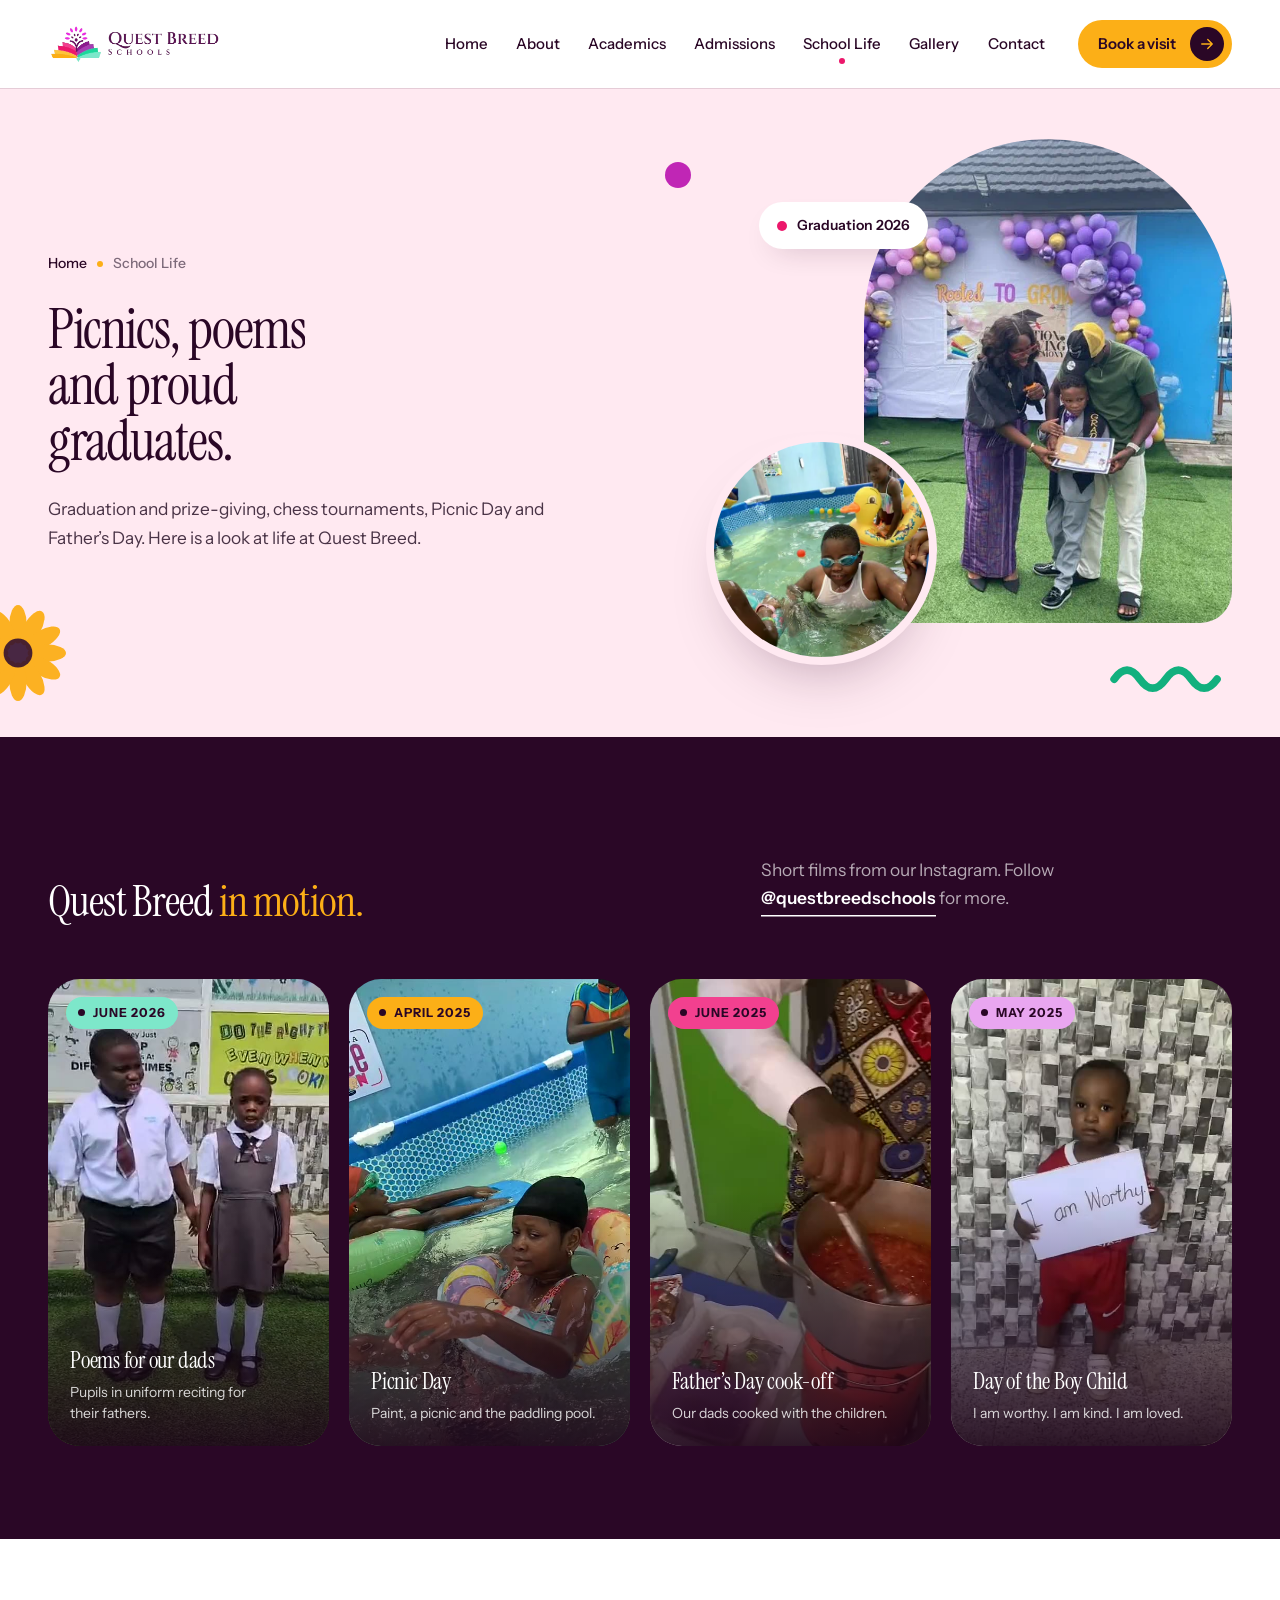
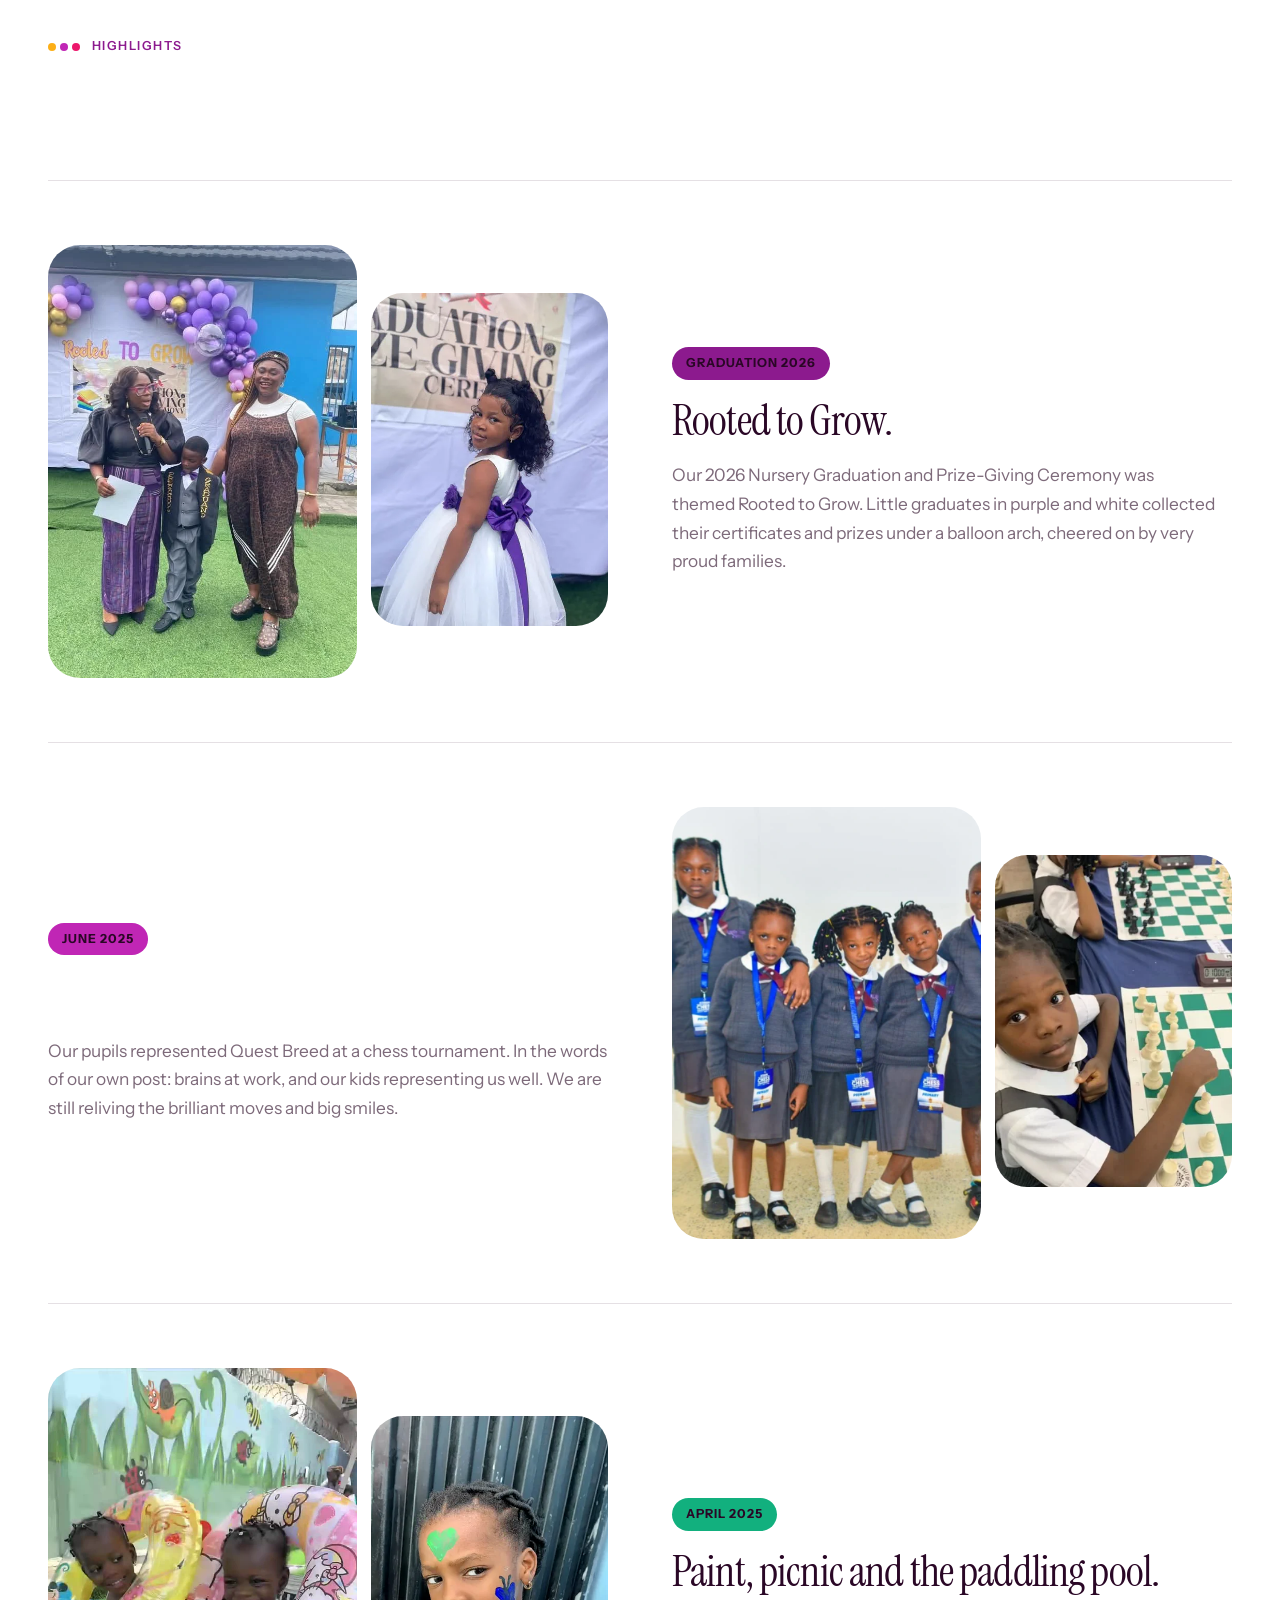
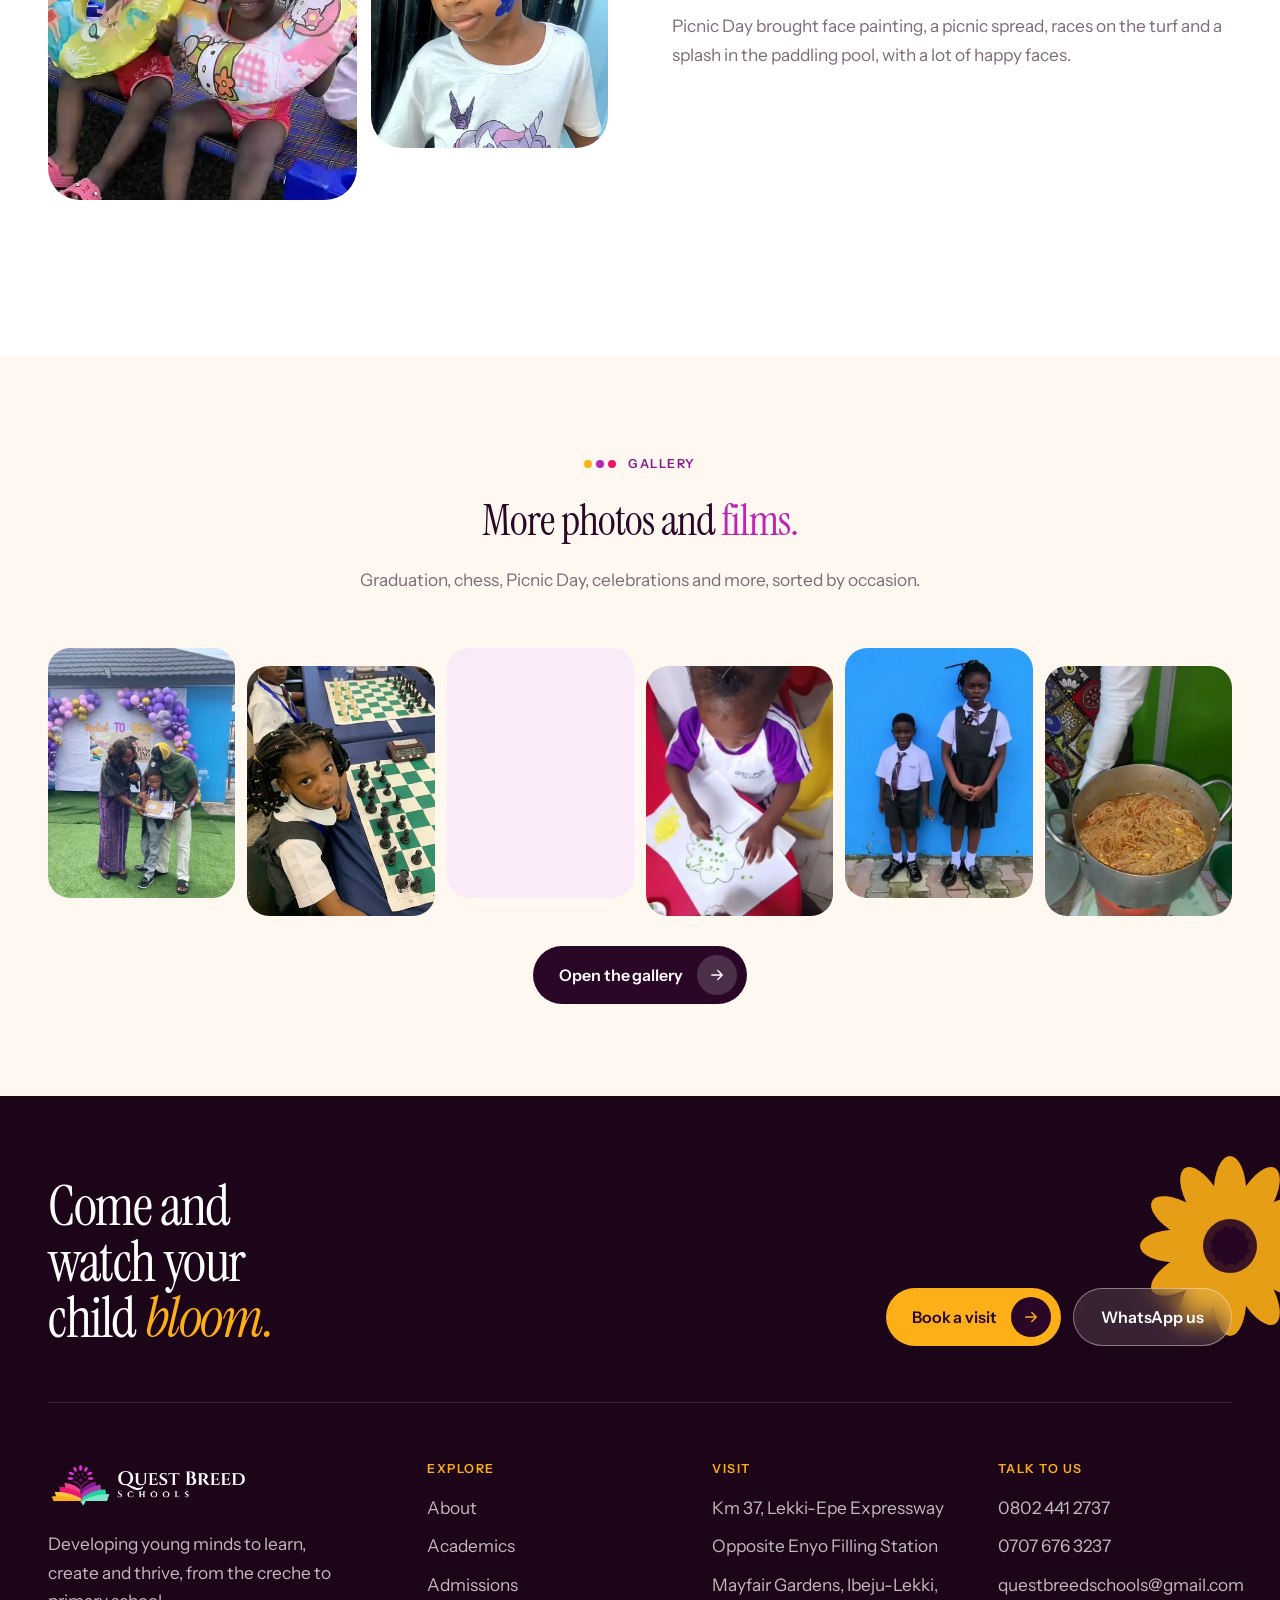
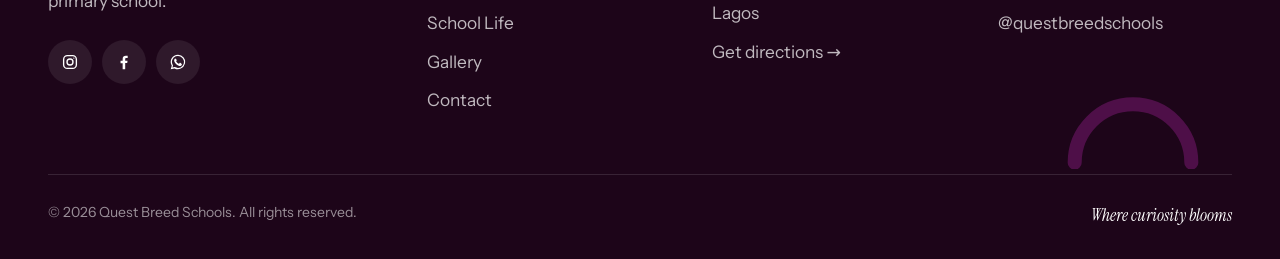
<file: school-life.html>
<!DOCTYPE html>
<html lang="en-GB">
<head>
  <meta charset="utf-8">
  <meta name="viewport" content="width=device-width, initial-scale=1, viewport-fit=cover">
  <title>School Life | Quest Breed Schools</title>
  <meta name="description" content="Films, celebrations and highlights from Quest Breed Schools: graduation, chess, Picnic Day, Father&rsquo;s Day and everyday learning.">
  <meta name="theme-color" content="#2a0726">
  <meta property="og:type" content="website">
  <meta property="og:site_name" content="Quest Breed Schools">
  <meta property="og:title" content="School Life | Quest Breed Schools">
  <meta property="og:description" content="Films, celebrations and highlights from Quest Breed Schools: graduation, chess, Picnic Day, Father&rsquo;s Day and everyday learning.">
  <meta property="og:image" content="assets/images/og-image.jpg">
  <meta name="twitter:card" content="summary_large_image">
  <link rel="icon" href="favicon.svg" type="image/svg+xml">
  <link rel="icon" href="favicon.png" type="image/png">
  <link rel="apple-touch-icon" href="apple-touch-icon.png">
  <link rel="manifest" href="site.webmanifest">
  <link rel="preload" href="assets/fonts/instrument-serif.woff2" as="font" type="font/woff2" crossorigin>
  <link rel="preload" href="assets/fonts/instrument-sans.woff2" as="font" type="font/woff2" crossorigin>
  <link rel="stylesheet" href="assets/css/style.css">
  <script>document.documentElement.classList.add('js')</script>
  <script type="application/ld+json">{"@context":"https://schema.org","@type":"School","name":"Quest Breed Schools","slogan":"Where curiosity blooms","email":"questbreedschools@gmail.com","telephone":["+2348024412737","+2347076763237"],"address":{"@type":"PostalAddress","streetAddress":"Km 37, Lekki-Epe Expressway, opposite Enyo Filling Station, Mayfair Gardens","addressLocality":"Ibeju-Lekki","addressRegion":"Lagos","addressCountry":"NG"},"sameAs":["https://www.instagram.com/questbreedschools/","https://www.facebook.com/p/Quest-Breed-Schools-61564180782372/"]}</script>
</head>
<body>
  <a class="skip" href="#main">Skip to content</a>

  <header class="header">
    <div class="wrap">
      <a class="logo" href="index.html" aria-label="Quest Breed Schools, home">
        <img class="logo-dark" src="assets/images/logo.webp" alt="Quest Breed Schools" width="664" height="153">
        <img class="logo-light" src="assets/images/logo-white.webp" alt="" width="664" height="153">
      </a>
      <nav class="nav" aria-label="Main">
        <ul class="nav-links">
          <li><a href="index.html">Home</a></li>
          <li><a href="about.html">About</a></li>
          <li><a href="academics.html">Academics</a></li>
          <li><a href="admissions.html">Admissions</a></li>
          <li><a href="school-life.html" aria-current="page">School Life</a></li>
          <li><a href="gallery.html">Gallery</a></li>
          <li><a href="contact.html">Contact</a></li>
        </ul>
        <a class="btn btn--sun btn--sm" href="admissions.html#enquire">Book a visit <span class="arrow"><svg width="18" height="18" viewBox="0 0 24 24" fill="none" stroke="currentColor" stroke-width="1.8" stroke-linecap="round" stroke-linejoin="round" aria-hidden="true"><path d="M5 12h14M13 6l6 6-6 6"/></svg></span></a>
        <button class="burger" type="button" aria-expanded="false" aria-controls="menu"><span class="label-text">Menu</span><span class="lines" aria-hidden="true"></span></button>
      </nav>
    </div>
  </header>

  <div class="menu" id="menu" inert>
    <nav aria-label="Mobile">
      <ul class="menu-links">
        <li><a href="index.html" style="--i:0"><small>01</small>Home</a></li>
        <li><a href="about.html" style="--i:1"><small>02</small>About</a></li>
        <li><a href="academics.html" style="--i:2"><small>03</small>Academics</a></li>
        <li><a href="admissions.html" style="--i:3"><small>04</small>Admissions</a></li>
        <li><a href="school-life.html" style="--i:4" aria-current="page"><small>05</small>School Life</a></li>
        <li><a href="gallery.html" style="--i:5"><small>06</small>Gallery</a></li>
        <li><a href="contact.html" style="--i:6"><small>07</small>Contact</a></li>
      </ul>
    </nav>
    <div class="menu-foot">
      <a class="btn btn--sun" href="admissions.html#enquire">Book a visit <span class="arrow"><svg width="18" height="18" viewBox="0 0 24 24" fill="none" stroke="currentColor" stroke-width="1.8" stroke-linecap="round" stroke-linejoin="round" aria-hidden="true"><path d="M5 12h14M13 6l6 6-6 6"/></svg></span></a>
      <p>Km 37, Lekki-Epe Expressway, Mayfair Gardens, <span class="nowrap">Ibeju-Lekki</span>, Lagos<br><a href="tel:+2348024412737">0802 441 2737</a> &middot; <a href="tel:+2347076763237">0707 676 3237</a></p>
    </div>
  </div>

  <main id="main">

    <section class="page-hero page-hero--coral">
      <span class="shape " style="width:96px;left:-30px;bottom:36px;opacity:.95"><span class="spin" style="display:block"><svg viewBox="0 0 100 100" aria-hidden="true"><g fill="#fcaf17"><ellipse cx="50" cy="20" rx="9" ry="20" transform="rotate(0 50 50)"/><ellipse cx="50" cy="20" rx="9" ry="20" transform="rotate(30 50 50)"/><ellipse cx="50" cy="20" rx="9" ry="20" transform="rotate(60 50 50)"/><ellipse cx="50" cy="20" rx="9" ry="20" transform="rotate(90 50 50)"/><ellipse cx="50" cy="20" rx="9" ry="20" transform="rotate(120 50 50)"/><ellipse cx="50" cy="20" rx="9" ry="20" transform="rotate(150 50 50)"/><ellipse cx="50" cy="20" rx="9" ry="20" transform="rotate(180 50 50)"/><ellipse cx="50" cy="20" rx="9" ry="20" transform="rotate(210 50 50)"/><ellipse cx="50" cy="20" rx="9" ry="20" transform="rotate(240 50 50)"/><ellipse cx="50" cy="20" rx="9" ry="20" transform="rotate(270 50 50)"/><ellipse cx="50" cy="20" rx="9" ry="20" transform="rotate(300 50 50)"/><ellipse cx="50" cy="20" rx="9" ry="20" transform="rotate(330 50 50)"/></g><circle cx="50" cy="50" r="15" fill="#2a0726" opacity=".9"/></svg></span></span>
      <svg class="shape shape--b" style="width:26px;right:46%;top:22%" viewBox="0 0 40 40" aria-hidden="true"><circle cx="20" cy="20" r="20" fill="#c026b5"/></svg>
      <svg class="shape shape--c" style="width:120px;right:4%;bottom:40px" viewBox="0 0 140 40" aria-hidden="true"><path d="M6 20c10-14 20-14 30 0s20 14 30 0 20-14 30 0 20 14 30 0" fill="none" stroke="#12b07e" stroke-width="9" stroke-linecap="round"/></svg>
      <div class="wrap page-hero-grid">
        <div class="page-hero-copy">
          <nav class="crumbs" aria-label="Breadcrumb"><a href="index.html">Home</a><span aria-hidden="true"></span><span aria-current="page">School Life</span></nav>
          <h1><span class="line"><span style="--i:0">Picnics, poems</span></span><span class="line"><span style="--i:1">and proud</span></span><span class="line"><span style="--i:2">graduates.</span></span></h1>
          <p class="lead" data-reveal style="--d:3">Graduation and prize-giving, chess tournaments, Picnic Day and Father&rsquo;s Day. Here is a look at life at Quest Breed.</p>
          
        </div>
        <div class="page-hero-art">
          <div class="frame arch frame--a kenburns" data-reveal="mask"><img src="assets/images/grad-girl-gown.webp" srcset="assets/images/grad-girl-gown-480.webp 480w, assets/images/grad-girl-gown.webp 627w" sizes="(max-width: 900px) 70vw, 420px" width="627" height="836" alt="A nursery graduate in a white and purple gown" style="object-position:50% 30%" loading="lazy" decoding="async"></div>
          <div class="frame frame--b" data-reveal="zoom" style="--d:3"><img src="assets/images/pool-goggles.webp" srcset="assets/images/pool-goggles-480.webp 480w, assets/images/pool-goggles.webp 720w" sizes="260px" width="720" height="824" alt="A pupil in goggles on Picnic Day" loading="lazy" decoding="async"></div>
          <span class="sticker"><span class="dot"></span>Graduation 2026</span>
        </div>
      </div>
    </section>

    <section class="section section--navy section--clip">
      <div class="wrap">
        <div class="head head--split">
          <div>
            <div data-reveal><p class="label"><i><b></b></i>Watch</p></div>
            <h2 data-reveal style="--d:1">Quest Breed <span class="hl-sun">in motion.</span></h2>
          </div>
          <p class="lead muted" data-reveal style="--d:2">Short films from our Instagram. Follow <a class="link" href="https://www.instagram.com/questbreedschools/" target="_blank" rel="noopener">@questbreedschools</a> for more.</p>
        </div>
        <div class="reels">

          <article class="reel" data-reveal style="--c:#7de7ca">
            <video data-auto muted loop playsinline preload="none" poster="assets/video/film-uniform.jpg" width="540" height="900" aria-label="Poems for our dads"><source src="assets/video/film-uniform.mp4" type="video/mp4"></video>
            <span class="reel-chip">June 2026</span>
            <div class="reel-body"><h3>Poems for our dads</h3><p>Pupils in uniform reciting for their fathers.</p></div>
          </article>

          <article class="reel" data-reveal style="--c:#fcaf17">
            <video data-auto muted loop playsinline preload="none" poster="assets/video/film-picnic.jpg" width="540" height="900" aria-label="Picnic Day"><source src="assets/video/film-picnic.mp4" type="video/mp4"></video>
            <span class="reel-chip">April 2025</span>
            <div class="reel-body"><h3>Picnic Day</h3><p>Paint, a picnic and the paddling pool.</p></div>
          </article>

          <article class="reel" data-reveal style="--c:#f2408f">
            <video data-auto muted loop playsinline preload="none" poster="assets/video/film-fathers.jpg" width="540" height="900" aria-label="Father&rsquo;s Day cook-off"><source src="assets/video/film-fathers.mp4" type="video/mp4"></video>
            <span class="reel-chip">June 2025</span>
            <div class="reel-body"><h3>Father&rsquo;s Day cook-off</h3><p>Our dads cooked with the children.</p></div>
          </article>

          <article class="reel" data-reveal style="--c:#e9a6f0">
            <video data-auto muted loop playsinline preload="none" poster="assets/video/film-boychild.jpg" width="540" height="900" aria-label="Day of the Boy Child"><source src="assets/video/film-boychild.mp4" type="video/mp4"></video>
            <span class="reel-chip">May 2025</span>
            <div class="reel-body"><h3>Day of the Boy Child</h3><p>I am worthy. I am kind. I am loved.</p></div>
          </article>
        </div>
      </div>
    </section>

    <section class="section section--white">
      <div class="wrap">
        <div class="head">
          <div data-reveal><p class="label"><i><b></b></i>Highlights</p></div>
          <h2 data-reveal style="--d:1">Days our children <span class="hl-coral">talk about.</span></h2>
        </div>

        <article class="story">
          <div class="story-media" data-reveal>
            <div class="frame frame--zoom"><img src="assets/images/grad-family.webp" srcset="assets/images/grad-family-480.webp 480w, assets/images/grad-family.webp 627w" sizes="(max-width: 900px) 55vw, 520px" width="627" height="836" alt="A graduate with family and teachers under the balloon arch" loading="lazy" decoding="async"></div>
            <div class="frame frame--zoom"><img src="assets/images/grad-girl-twirl.webp" srcset="assets/images/grad-girl-twirl-480.webp 480w, assets/images/grad-girl-twirl.webp 627w" sizes="(max-width: 900px) 40vw, 400px" width="627" height="836" alt="A graduate in a white and purple dress" loading="lazy" decoding="async"></div>
          </div>
          <div class="story-copy">
            <span class="date" data-reveal style="--c:#8c1a8e">Graduation 2026</span>
            <h2 data-reveal style="--d:1">Rooted to Grow.</h2>
            <p class="lead muted" data-reveal style="--d:2">Our 2026 Nursery Graduation and Prize-Giving Ceremony was themed Rooted to Grow. Little graduates in purple and white collected their certificates and prizes under a balloon arch, cheered on by very proud families.</p>
          </div>
        </article>

        <article class="story story--flip">
          <div class="story-media" data-reveal>
            <div class="frame frame--zoom"><img src="assets/images/chess-team.webp" srcset="assets/images/chess-team-480.webp 480w, assets/images/chess-team.webp 1080w" sizes="(max-width: 900px) 55vw, 520px" width="1080" height="1080" alt="Quest Breed pupils at the chess tournament with their badges" loading="lazy" decoding="async"></div>
            <div class="frame frame--zoom"><img src="assets/images/chess-move.webp" srcset="assets/images/chess-move-480.webp 480w, assets/images/chess-move.webp 1080w" sizes="(max-width: 900px) 40vw, 400px" width="1080" height="1080" alt="A pupil making a chess move" loading="lazy" decoding="async"></div>
          </div>
          <div class="story-copy">
            <span class="date" data-reveal style="--c:#c026b5">June 2025</span>
            <h2 data-reveal style="--d:1">Small hands, big moves.</h2>
            <p class="lead muted" data-reveal style="--d:2">Our pupils represented Quest Breed at a chess tournament. In the words of our own post: brains at work, and our kids representing us well. We are still reliving the brilliant moves and big smiles.</p>
          </div>
        </article>

        <article class="story">
          <div class="story-media" data-reveal>
            <div class="frame frame--zoom"><img src="assets/images/two-rings.webp" srcset="assets/images/two-rings-480.webp 480w, assets/images/two-rings.webp 720w" sizes="(max-width: 900px) 55vw, 520px" width="720" height="824" alt="Two pupils with swim rings on Picnic Day" loading="lazy" decoding="async"></div>
            <div class="frame frame--zoom"><img src="assets/images/face-blue.webp" srcset="assets/images/face-blue-480.webp 480w, assets/images/face-blue.webp 720w" sizes="(max-width: 900px) 40vw, 400px" width="720" height="824" alt="A pupil with a painted heart on his cheek" loading="lazy" decoding="async"></div>
          </div>
          <div class="story-copy">
            <span class="date" data-reveal style="--c:#12b07e">April 2025</span>
            <h2 data-reveal style="--d:1">Paint, picnic and the paddling pool.</h2>
            <p class="lead muted" data-reveal style="--d:2">Picnic Day brought face painting, a picnic spread, races on the turf and a splash in the paddling pool, with a lot of happy faces.</p>
          </div>
        </article>
      </div>
    </section>

    <section class="section section--cream">
      <div class="wrap">
        <div class="head head--center">
          <div data-reveal><p class="label"><i><b></b></i>Gallery</p></div>
          <h2 data-reveal style="--d:1">More photos and <span class="hl-sky">films.</span></h2>
          <p class="lead muted" data-reveal style="--d:2">Graduation, chess, Picnic Day, celebrations and more, sorted by occasion.</p>
        </div>
        <ul class="preview-strip" data-reveal>
          <li><a href="gallery.html" class="frame frame--zoom" tabindex="-1" aria-hidden="true"><img src="assets/images/grad-girl-gown.webp" srcset="assets/images/grad-girl-gown-480.webp 480w, assets/images/grad-girl-gown.webp 627w" sizes="(max-width: 600px) 46vw, 300px" width="627" height="836" alt="" loading="lazy" decoding="async"></a></li>
          <li><a href="gallery.html" class="frame frame--zoom" tabindex="-1" aria-hidden="true"><img src="assets/images/chess-girl.webp" srcset="assets/images/chess-girl-480.webp 480w, assets/images/chess-girl.webp 1080w" sizes="(max-width: 600px) 46vw, 300px" width="1080" height="1080" alt="" loading="lazy" decoding="async"></a></li>
          <li><a href="gallery.html" class="frame frame--zoom" tabindex="-1" aria-hidden="true"><img src="assets/images/two-rings.webp" srcset="assets/images/two-rings-480.webp 480w, assets/images/two-rings.webp 720w" sizes="(max-width: 600px) 46vw, 300px" width="720" height="824" alt="" loading="lazy" decoding="async"></a></li>
          <li><a href="gallery.html" class="frame frame--zoom" tabindex="-1" aria-hidden="true"><img src="assets/images/paint-top.webp" srcset="assets/images/paint-top-480.webp 480w, assets/images/paint-top.webp 720w" sizes="(max-width: 600px) 46vw, 300px" width="720" height="1100" alt="" loading="lazy" decoding="async"></a></li>
          <li><a href="gallery.html" class="frame frame--zoom" tabindex="-1" aria-hidden="true"><img src="assets/images/bluewall-pair.webp" srcset="assets/images/bluewall-pair-480.webp 480w, assets/images/bluewall-pair.webp 600w" sizes="(max-width: 600px) 46vw, 300px" width="600" height="1068" alt="" loading="lazy" decoding="async"></a></li>
          <li><a href="gallery.html" class="frame frame--zoom" tabindex="-1" aria-hidden="true"><img src="assets/images/dad-spaghetti.webp" srcset="assets/images/dad-spaghetti-480.webp 480w, assets/images/dad-spaghetti.webp 720w" sizes="(max-width: 600px) 46vw, 300px" width="720" height="1050" alt="" loading="lazy" decoding="async"></a></li>
        </ul>
        <p class="center-cta" data-reveal><a class="btn" href="gallery.html">Open the gallery <span class="arrow"><svg width="18" height="18" viewBox="0 0 24 24" fill="none" stroke="currentColor" stroke-width="1.8" stroke-linecap="round" stroke-linejoin="round" aria-hidden="true"><path d="M5 12h14M13 6l6 6-6 6"/></svg></span></a></p>
      </div>
    </section>
  </main>

  <footer class="footer">
    <span class="shape shape--b" style="width:180px;right:-40px;top:60px;opacity:.9"><span class="spin" style="display:block"><svg viewBox="0 0 100 100" aria-hidden="true"><g fill="#fcaf17"><ellipse cx="50" cy="20" rx="9" ry="20" transform="rotate(0 50 50)"/><ellipse cx="50" cy="20" rx="9" ry="20" transform="rotate(30 50 50)"/><ellipse cx="50" cy="20" rx="9" ry="20" transform="rotate(60 50 50)"/><ellipse cx="50" cy="20" rx="9" ry="20" transform="rotate(90 50 50)"/><ellipse cx="50" cy="20" rx="9" ry="20" transform="rotate(120 50 50)"/><ellipse cx="50" cy="20" rx="9" ry="20" transform="rotate(150 50 50)"/><ellipse cx="50" cy="20" rx="9" ry="20" transform="rotate(180 50 50)"/><ellipse cx="50" cy="20" rx="9" ry="20" transform="rotate(210 50 50)"/><ellipse cx="50" cy="20" rx="9" ry="20" transform="rotate(240 50 50)"/><ellipse cx="50" cy="20" rx="9" ry="20" transform="rotate(270 50 50)"/><ellipse cx="50" cy="20" rx="9" ry="20" transform="rotate(300 50 50)"/><ellipse cx="50" cy="20" rx="9" ry="20" transform="rotate(330 50 50)"/></g><circle cx="50" cy="50" r="15" fill="#2a0726" opacity=".9"/></svg></span></span>
    <svg class="shape shape--c" style="width:140px;right:6%;bottom:90px;opacity:.3" viewBox="0 0 120 70" aria-hidden="true"><path d="M10 64a50 50 0 0 1 100 0" fill="none" stroke="#c026b5" stroke-width="12" stroke-linecap="round"/></svg>
    <div class="wrap">
      <div class="footer-cta">
        <h2 data-reveal>Come and watch your child <em>bloom.</em></h2>
        <div class="btn-row" data-reveal style="--d:2">
          <a class="btn btn--sun" href="admissions.html#enquire">Book a visit <span class="arrow"><svg width="18" height="18" viewBox="0 0 24 24" fill="none" stroke="currentColor" stroke-width="1.8" stroke-linecap="round" stroke-linejoin="round" aria-hidden="true"><path d="M5 12h14M13 6l6 6-6 6"/></svg></span></a>
          <a class="btn btn--glass btn--plain" href="https://wa.me/2348024412737?text=Hello%20Quest%20Breed%20Schools%2C%20I%20would%20like%20to%20make%20an%20enquiry." target="_blank" rel="noopener">WhatsApp us</a>
        </div>
      </div>
      <div class="footer-grid">
        <div class="footer-brand">
          <img src="assets/images/logo-white.webp" alt="Quest Breed Schools" width="664" height="153" loading="lazy">
          <p>Developing young minds to learn, create and thrive, from the creche to primary school.</p>
          <div class="socials">
            <a href="https://www.instagram.com/questbreedschools/" target="_blank" rel="noopener" aria-label="Instagram"><svg width="18" height="18" viewBox="0 0 24 24" fill="none" stroke="currentColor" stroke-width="1.8" stroke-linecap="round" stroke-linejoin="round" aria-hidden="true"><rect x="3.5" y="3.5" width="17" height="17" rx="5"/><circle cx="12" cy="12" r="4"/><circle cx="17.2" cy="6.8" r=".9" fill="currentColor" stroke="none"/></svg></a>
            <a href="https://www.facebook.com/p/Quest-Breed-Schools-61564180782372/" target="_blank" rel="noopener" aria-label="Facebook"><svg width="18" height="18" viewBox="0 0 24 24" aria-hidden="true"><path fill="currentColor" d="M13.6 21.5v-8.1h2.7l.4-3.2h-3.1V8.2c0-.9.3-1.6 1.6-1.6h1.7V3.8c-.3 0-1.3-.1-2.5-.1-2.5 0-4.2 1.5-4.2 4.3v2.3H7.4v3.2h2.8v8.1h3.4Z"/></svg></a>
            <a href="https://wa.me/2348024412737?text=Hello%20Quest%20Breed%20Schools%2C%20I%20would%20like%20to%20make%20an%20enquiry." target="_blank" rel="noopener" aria-label="WhatsApp"><svg width="18" height="18" viewBox="0 0 24 24" aria-hidden="true"><path fill="currentColor" d="M12 2.2a9.7 9.7 0 0 0-8.3 14.7L2.3 21.8l5-1.3A9.7 9.7 0 1 0 12 2.2Zm0 17.7a8 8 0 0 1-4.1-1.1l-.3-.2-3 .8.8-2.9-.2-.3A8 8 0 1 1 12 19.9Zm4.4-6c-.2-.1-1.4-.7-1.7-.8-.2-.1-.4-.1-.5.1l-.8 1c-.1.2-.3.2-.5.1a6.6 6.6 0 0 1-3.3-2.9c-.2-.4.2-.4.7-1.3.1-.2 0-.3 0-.4l-.8-1.8c-.2-.5-.4-.4-.5-.4h-.5c-.2 0-.4.1-.7.3-.2.3-.9.9-.9 2.2s.9 2.5 1 2.7c.1.2 1.8 2.8 4.4 3.9 1.6.7 2.3.8 3.1.6.5-.1 1.4-.6 1.6-1.1.2-.6.2-1 .1-1.1l-.4-.2Z"/></svg></a>
          </div>
        </div>
        <div>
          <h3>Explore</h3>
          <ul><li><a href="about.html">About</a></li><li><a href="academics.html">Academics</a></li><li><a href="admissions.html">Admissions</a></li><li><a href="school-life.html">School Life</a></li><li><a href="gallery.html">Gallery</a></li><li><a href="contact.html">Contact</a></li></ul>
        </div>
        <div>
          <h3>Visit</h3>
          <ul>
            <li>Km 37, Lekki-Epe Expressway</li>
            <li>Opposite Enyo Filling Station</li>
            <li>Mayfair Gardens, <span class="nowrap">Ibeju-Lekki</span>, Lagos</li>
            <li><a href="https://www.google.com/maps/search/?api=1&query=Quest%20Breed%20Schools%2C%20Mayfair%20Gardens%2C%20Ibeju-Lekki%2C%20Lagos" target="_blank" rel="noopener">Get directions &rarr;</a></li>
          </ul>
        </div>
        <div>
          <h3>Talk to us</h3>
          <ul>
            <li><a href="tel:+2348024412737">0802 441 2737</a></li>
            <li><a href="tel:+2347076763237">0707 676 3237</a></li>
            <li><a href="mailto:questbreedschools@gmail.com">questbreedschools@gmail.com</a></li>
            <li><a href="https://www.instagram.com/questbreedschools/" target="_blank" rel="noopener">@questbreedschools</a></li>
          </ul>
        </div>
      </div>
      <div class="footer-bottom">
        <span>&copy; <span data-year>2026</span> Quest Breed Schools. All rights reserved.</span>
        <em>Where curiosity blooms</em>
      </div>
    </div>
  </footer>

  <script src="assets/js/main.js"></script>
</body>
</html>
</file>
<file: assets/css/style.css>
/* ==========================================================================
   Quest Breed Schools
   ========================================================================== */

@font-face {
  font-family: 'Instrument Serif';
  src: url('../fonts/instrument-serif.woff2') format('woff2');
  font-weight: 400;
  font-style: normal;
  font-display: swap;
}

@font-face {
  font-family: 'Instrument Serif';
  src: url('../fonts/instrument-serif-italic.woff2') format('woff2');
  font-weight: 400;
  font-style: italic;
  font-display: swap;
}

@font-face {
  font-family: 'Instrument Sans';
  src: url('../fonts/instrument-sans.woff2') format('woff2');
  font-weight: 400 700;
  font-style: normal;
  font-display: swap;
}

:root {
  /* Brand */
  --navy: #2a0726;
  --navy-deep: #1d0519;
  --royal: #8c1a8e;
  --sky: #c026b5;
  --sky-deep: #8c1a8e;
  --sun: #fcaf17;
  --coral: #ec176b;
  --leaf: #12b07e;
  --grape: #8c1a8e;

  /* Tints */
  --cream: #fff8f0;
  --sky-50: #fbeaf8;
  --sun-50: #fff1d2;
  --coral-50: #ffe9f1;
  --leaf-50: #e2f9f1;
  --grape-50: #f5eaf7;

  /* Neutrals */
  --ink: #2a0726;
  --text: #4a3447;
  --muted: #7d6a7a;
  --line: rgba(42, 7, 38, 0.12);
  --white: #fff;

  /* Type */
  --serif: 'Instrument Serif', 'Times New Roman', serif;
  --sans: 'Instrument Sans', system-ui, -apple-system, 'Segoe UI', Roboto, sans-serif;

  /* Type scale: use these tokens for every text style */
  --fs-hero: clamp(2.4rem, 1.4rem + 3.6vw, 4.75rem);
  --fs-h1: clamp(2.2rem, 1.5rem + 2.5vw, 3.75rem);
  --fs-h2: clamp(1.85rem, 1.4rem + 1.6vw, 2.85rem);
  --fs-h3: clamp(1.5rem, 1.3rem + 0.65vw, 2rem);
  --fs-h4: clamp(1.25rem, 1.15rem + 0.35vw, 1.5rem);
  --fs-sub: 1.125rem;
  --fs-lead: var(--fs-body); /* all paragraphs share the body size */
  --fs-body: clamp(1rem, 0.97rem + 0.14vw, 1.0938rem);
  --fs-ui: 0.9375rem;
  --fs-small: 0.875rem;
  --fs-xs: 0.8125rem;
  --fs-label: 0.78rem;
  --lh-hero: 0.96;
  --lh-h1: 1;
  --lh-h2: 1.06;
  --lh-h3: 1.12;
  --lh-h4: 1.2;
  --ls-hero: -0.03em;
  --ls-h1: -0.025em;
  --ls-h2: -0.02em;
  --ls-h3: -0.015em;
  --ls-h4: -0.01em;
  --ls-label: 0.12em;

  /* Space */
  --wrap: 1280px;
  --gutter: clamp(20px, 4vw, 48px);
  --section: clamp(64px, 7.2vw, 116px);
  --r-sm: 14px;
  --r: 22px;
  --r-lg: 32px;
  --r-xl: 44px;

  --ease: cubic-bezier(0.22, 1, 0.36, 1);
  --ease-io: cubic-bezier(0.65, 0, 0.35, 1);
  --shadow: 0 30px 60px -30px rgba(42, 7, 38, 0.35);
  --shadow-sm: 0 12px 30px -16px rgba(42, 7, 38, 0.3);
  --header: 88px;
}

@view-transition {
  navigation: auto;
}

::view-transition-old(root),
::view-transition-new(root) {
  animation-duration: 0.45s;
  animation-timing-function: var(--ease);
}

/* Base ------------------------------------------------------------------- */

*,
*::before,
*::after {
  box-sizing: border-box;
}

html {
  -webkit-text-size-adjust: 100%;
  text-size-adjust: 100%;
  scroll-behavior: smooth;
  scroll-padding-top: calc(var(--header) + 16px);
}

body {
  margin: 0;
  background: var(--cream);
  color: var(--text);
  font-family: var(--sans);
  font-size: var(--fs-body);
  line-height: 1.65;
  -webkit-font-smoothing: antialiased;
  -moz-osx-font-smoothing: grayscale;
  overflow-x: hidden;
}

body.is-locked {
  overflow: hidden;
}

img,
video,
svg {
  display: block;
  max-width: 100%;
}

img,
video {
  height: auto;
}

a {
  color: inherit;
  text-decoration: none;
}

button,
input,
select,
textarea {
  font: inherit;
  color: inherit;
}

button {
  cursor: pointer;
  border: 0;
  background: none;
  padding: 0;
}

h1,
h2,
h3,
h4,
p,
ul,
ol,
figure,
blockquote,
dl,
dd {
  margin: 0;
}

ul,
ol {
  padding: 0;
  list-style: none;
}

h1,
h2,
h3 {
  font-family: var(--serif);
  font-weight: 400;
  color: var(--ink);
  text-wrap: balance;
  font-size: var(--fs-h3);
  line-height: var(--lh-h3);
  letter-spacing: var(--ls-h3);
}

h1 {
  font-size: var(--fs-h1);
  line-height: var(--lh-h1);
  letter-spacing: var(--ls-h1);
}

h2 {
  font-size: var(--fs-h2);
  line-height: var(--lh-h2);
  letter-spacing: var(--ls-h2);
}

h3 {
  font-size: var(--fs-h3);
  line-height: 1.1;
}

h4 {
  font-family: var(--sans);
  font-size: var(--fs-sub);
  font-weight: 600;
  line-height: 1.3;
  color: var(--ink);
  letter-spacing: -0.01em;
}

p {
  text-wrap: pretty;
}

em {
  font-style: italic;
}

::selection {
  background: var(--sun);
  color: var(--navy);
}

:focus-visible {
  outline: 3px solid var(--sky);
  outline-offset: 3px;
  border-radius: 6px;
}

.skip {
  position: fixed;
  left: 16px;
  top: -100px;
  z-index: 200;
  padding: 12px 20px;
  border-radius: 999px;
  background: var(--sun);
  color: var(--navy);
  font-weight: 600;
}

.skip:focus {
  top: 16px;
}

.sr {
  position: absolute !important;
  width: 1px;
  height: 1px;
  overflow: hidden;
  clip: rect(0 0 0 0);
  white-space: nowrap;
}

.nowrap {
  white-space: nowrap;
}

/* Layout ----------------------------------------------------------------- */

.wrap {
  width: min(100% - var(--gutter) * 2, var(--wrap));
  margin-inline: auto;
}

.section {
  position: relative;
  padding-block: var(--section);
}

.section--cream {
  background: var(--cream);
}

.section--white {
  background: var(--white);
}

.section--sky {
  background: var(--sky-50);
}

.section--sun {
  background: var(--sun-50);
}

.section--navy {
  background: var(--navy);
  color: rgba(255, 255, 255, 0.78);
}

.section--navy h2,
.section--navy h3,
.section--navy h4 {
  color: var(--white);
}

.section--clip {
  overflow: hidden;
}

.head {
  display: grid;
  gap: 22px;
  max-width: 760px;
  margin-bottom: clamp(32px, 4.2vw, 56px);
}

.head--center {
  margin-inline: auto;
  text-align: center;
  justify-items: center;
}

.head--split {
  max-width: none;
  grid-template-columns: minmax(0, 1.15fr) minmax(0, 0.85fr);
  align-items: end;
  gap: 24px clamp(32px, 6vw, 96px);
}

.head--split > div {
  display: grid;
  gap: 22px;
}

.head--split > p {
  padding-bottom: 8px;
}

@media (max-width: 860px) {
  .head--split {
    grid-template-columns: 1fr;
  }
}

.lead {
  font-size: var(--fs-lead);
  line-height: 1.65;
}

.muted {
  color: var(--muted);
}

.section--navy .muted {
  color: rgba(255, 255, 255, 0.66);
}

/* Label with colour dots */
.label {
  display: inline-flex;
  align-items: center;
  gap: 12px;
  font-size: var(--fs-label);
  font-weight: 600;
  letter-spacing: var(--ls-label);
  text-transform: uppercase;
  color: var(--royal);
}

.label i {
  display: inline-flex;
  gap: 4px;
}

.label i::before,
.label i::after,
.label i b {
  content: '';
  width: 8px;
  height: 8px;
  border-radius: 50%;
  background: var(--sun);
}

.label i::after {
  background: var(--coral);
}

.label i b {
  background: var(--sky);
}

.section--navy .label,
.on-dark .label {
  color: var(--sun);
}

.hl-sun {
  color: #b97c00;
}

.hl-sky {
  color: var(--sky);
}

.hl-coral {
  color: var(--coral);
}

.hl-leaf {
  color: var(--leaf);
}

.section--navy .hl-sun,
.on-dark .hl-sun {
  color: var(--sun);
}

/* Buttons ---------------------------------------------------------------- */

.btn {
  --bg: var(--navy);
  --fg: var(--white);
  --hover: var(--royal);
  position: relative;
  display: inline-flex;
  align-items: center;
  justify-content: center;
  gap: 14px;
  min-height: 58px;
  padding: 0 10px 0 26px;
  border-radius: 999px;
  background: var(--bg);
  color: var(--fg);
  font-size: 1rem;
  font-weight: 600;
  letter-spacing: -0.005em;
  white-space: nowrap;
  overflow: hidden;
  isolation: isolate;
  transition: color 0.4s var(--ease), transform 0.4s var(--ease), box-shadow 0.4s var(--ease);
}

.btn::before {
  content: '';
  position: absolute;
  inset: 0;
  z-index: -1;
  background: var(--hover);
  border-radius: inherit;
  transform: scaleX(0);
  transform-origin: right;
  transition: transform 0.55s var(--ease);
}

.btn:hover::before {
  transform: scaleX(1);
  transform-origin: left;
}

.btn:hover {
  transform: translateY(-2px);
  box-shadow: var(--shadow-sm);
}

.btn .arrow {
  display: grid;
  place-items: center;
  width: 40px;
  height: 40px;
  border-radius: 50%;
  background: rgba(255, 255, 255, 0.16);
  overflow: hidden;
}

.btn .arrow svg {
  transition: transform 0.5s var(--ease);
}

.btn:hover .arrow svg {
  animation: arrow-loop 0.6s var(--ease);
}

@keyframes arrow-loop {
  0% {
    transform: translateX(0);
  }
  45% {
    transform: translateX(24px);
  }
  46% {
    transform: translateX(-24px);
  }
  100% {
    transform: translateX(0);
  }
}

.btn--sun {
  --bg: var(--sun);
  --fg: var(--navy);
  --hover: #fdc43c;
}

.btn--sun .arrow {
  background: var(--navy);
  color: var(--sun);
}

.btn--white {
  --bg: var(--white);
  --fg: var(--navy);
  --hover: var(--sun);
}

.btn--white .arrow {
  background: var(--navy);
  color: var(--white);
}

.btn--glass {
  --bg: rgba(255, 255, 255, 0.12);
  --fg: var(--white);
  --hover: rgba(255, 255, 255, 0.24);
  box-shadow: inset 0 0 0 1px rgba(255, 255, 255, 0.4);
  backdrop-filter: blur(12px);
  -webkit-backdrop-filter: blur(12px);
}

.btn--line {
  --bg: transparent;
  --fg: var(--navy);
  --hover: var(--white);
  box-shadow: inset 0 0 0 1.5px var(--navy);
}

.btn--line .arrow {
  background: var(--navy);
  color: var(--white);
}

.btn--plain {
  padding: 0 28px;
}

.btn--sm {
  min-height: 48px;
  padding: 0 8px 0 20px;
  font-size: var(--fs-ui);
}

.btn--sm .arrow {
  width: 34px;
  height: 34px;
}

.btn-row {
  display: flex;
  flex-wrap: wrap;
  gap: 12px;
  align-items: center;
}

.link {
  display: inline-flex;
  align-items: center;
  gap: 10px;
  font-weight: 600;
  color: var(--navy);
  background: linear-gradient(currentColor, currentColor) 0 100% / 100% 1.5px no-repeat;
  padding-bottom: 4px;
  transition: background-size 0.5s var(--ease), color 0.3s;
}

.link:hover {
  background-size: 0 1.5px;
  background-position: 100% 100%;
}

.link svg {
  transition: transform 0.4s var(--ease);
}

.link:hover svg {
  transform: translateX(4px);
}

.section--navy .link,
.on-dark .link {
  color: var(--white);
}

/* Header ----------------------------------------------------------------- */

.header {
  position: fixed;
  inset: 0 0 auto 0;
  z-index: 60;
  background: var(--white);
  box-shadow: 0 1px 0 var(--line);
  transition: transform 0.5s var(--ease), background-color 0.4s, box-shadow 0.4s;
}

.header.is-hidden {
  transform: translateY(-100%);
}

.header.is-solid {
  background: var(--white);
  box-shadow: 0 1px 0 var(--line), 0 12px 32px -20px rgba(42, 7, 38, 0.28);
}

.header .wrap {
  display: flex;
  align-items: center;
  justify-content: space-between;
  gap: 24px;
  height: var(--header);
}

.logo {
  position: relative;
  display: block;
  width: clamp(150px, 13vw, 184px);
  flex: none;
}

.logo img {
  width: 100%;
  transition: opacity 0.35s;
}

.logo .logo-light {
  position: absolute;
  inset: 0;
}

.header .logo-dark {
  opacity: 1;
}

.header .logo-light {
  opacity: 0;
}

.nav {
  display: flex;
  align-items: center;
  gap: clamp(20px, 2.6vw, 40px);
}

.nav-links {
  display: flex;
  gap: clamp(18px, 2.2vw, 34px);
}

.nav-links a {
  position: relative;
  display: block;
  padding: 10px 0;
  font-size: var(--fs-ui);
  font-weight: 500;
  color: var(--navy);
  transition: color 0.3s;
}

.nav-links a::after {
  content: '';
  position: absolute;
  left: 50%;
  bottom: 2px;
  width: 6px;
  height: 6px;
  margin-left: -3px;
  border-radius: 50%;
  background: var(--sun);
  transform: scale(0);
  transition: transform 0.4s var(--ease);
}

.nav-links a:hover::after,
.nav-links a[aria-current='page']::after {
  transform: scale(1);
}

.nav-links a[aria-current='page']::after {
  background: var(--coral);
}

.burger {
  display: none;
  align-items: center;
  gap: 12px;
  height: 48px;
  padding: 0 6px 0 18px;
  border-radius: 999px;
  background: var(--navy);
  color: var(--white);
  font-size: var(--fs-ui);
  font-weight: 600;
}

.burger span.lines {
  position: relative;
  width: 36px;
  height: 36px;
  border-radius: 50%;
  background: var(--sun);
}

.burger span.lines::before,
.burger span.lines::after {
  content: '';
  position: absolute;
  left: 11px;
  width: 14px;
  height: 2px;
  border-radius: 2px;
  background: var(--navy);
  transition: transform 0.4s var(--ease), top 0.4s var(--ease);
}

.burger span.lines::before {
  top: 14px;
}

.burger span.lines::after {
  top: 20px;
}

.burger[aria-expanded='true'] span.lines::before {
  top: 17px;
  transform: rotate(45deg);
}

.burger[aria-expanded='true'] span.lines::after {
  top: 17px;
  transform: rotate(-45deg);
}

@media (max-width: 1080px) {
  .nav-links {
    display: none;
  }

  .burger {
    display: inline-flex;
  }
}

@media (max-width: 560px) {
  .nav > .btn {
    display: none;
  }
}

/* Mobile menu */
.menu {
  position: fixed;
  inset: 0;
  z-index: 55;
  display: flex;
  flex-direction: column;
  padding: calc(var(--header) + 20px) var(--gutter) 32px;
  background: var(--navy);
  color: rgba(255, 255, 255, 0.8);
  overflow-y: auto;
  clip-path: circle(0% at calc(100% - 50px) 44px);
  visibility: hidden;
  transition: clip-path 0.8s var(--ease-io), visibility 0s linear 0.8s;
}

.menu.is-open {
  clip-path: circle(150% at calc(100% - 50px) 44px);
  visibility: visible;
  transition: clip-path 0.9s var(--ease-io), visibility 0s;
}

.menu-links a {
  display: flex;
  align-items: baseline;
  gap: 16px;
  padding: 7px 0;
  font-family: var(--serif);
  font-size: clamp(1.6rem, 6.4vw, 1.9rem);
  line-height: 1.1;
  color: var(--white);
  opacity: 0;
  transform: translateY(30px);
  transition: opacity 0.6s var(--ease), transform 0.8s var(--ease), color 0.3s;
  transition-delay: calc(0.12s + var(--i) * 0.06s);
}

.menu-links a small {
  font-family: var(--sans);
  font-size: var(--fs-label);
  font-weight: 600;
  letter-spacing: var(--ls-label);
  color: var(--sun);
  text-transform: uppercase;
}

.menu-links a[aria-current='page'] {
  color: var(--sun);
}

.menu.is-open .menu-links a {
  opacity: 1;
  transform: none;
}

.menu-foot {
  display: grid;
  gap: 18px;
  margin-top: auto;
  padding-top: 36px;
  font-size: var(--fs-ui);
}

.menu-foot .btn {
  justify-self: start;
}

.header.menu-active {
  background: transparent;
  box-shadow: none;
  backdrop-filter: none;
}

.header.menu-active .logo-dark {
  opacity: 0;
}

.header.menu-active .logo-light {
  opacity: 1;
}

/* Hero (home) ------------------------------------------------------------ */

.hero {
  position: relative;
  min-height: max(660px, 100svh);
  display: flex;
  align-items: flex-end;
  background: var(--navy-deep);
  color: var(--white);
  overflow: hidden;
  isolation: isolate;
}

.hero-media {
  position: absolute;
  inset: 0;
  z-index: -2;
  display: grid;
  grid-template-columns: repeat(3, 1fr);
  gap: 6px;
}

.hero-media figure {
  position: relative;
  overflow: hidden;
  background: var(--navy);
}

.hero-media video,
.hero-media img {
  position: absolute;
  inset: 0;
  width: 100%;
  height: 100%;
  object-fit: cover;
  animation: slow-zoom 18s ease-in-out infinite alternate;
}

.hero-media figure:nth-child(2) video {
  animation-delay: -6s;
}

.hero-media figure:nth-child(3) video {
  animation-delay: -12s;
}

@keyframes slow-zoom {
  from {
    transform: scale(1.02);
  }
  to {
    transform: scale(1.12);
  }
}

.hero-media::after {
  content: '';
  position: absolute;
  inset: 0;
  z-index: 1;
  background:
    radial-gradient(115% 95% at 0% 100%, rgba(29, 5, 25, 0.9) 0%, rgba(29, 5, 25, 0.62) 34%, rgba(29, 5, 25, 0.18) 58%, rgba(29, 5, 25, 0) 74%),
    linear-gradient(0deg, rgba(29, 5, 25, 0.5) 0%, rgba(29, 5, 25, 0) 28%);
}

.hero-content {
  width: 100%;
  padding: calc(var(--header) + 40px) 0 clamp(40px, 6vw, 72px);
}

.hero-grid {
  display: grid;
  grid-template-columns: minmax(0, 1fr) auto;
  gap: 32px;
  align-items: end;
}

.hero-tag {
  display: inline-flex;
  align-items: center;
  gap: 10px;
  margin-bottom: 26px;
  padding: 8px 16px 8px 10px;
  border-radius: 999px;
  background: rgba(255, 255, 255, 0.12);
  backdrop-filter: blur(10px);
  -webkit-backdrop-filter: blur(10px);
  box-shadow: inset 0 0 0 1px rgba(255, 255, 255, 0.22);
  font-size: var(--fs-small);
  font-weight: 500;
}

.hero-tag .pulse {
  position: relative;
  width: 10px;
  height: 10px;
  margin-left: 4px;
  border-radius: 50%;
  background: var(--leaf);
}

.hero-tag .pulse::after {
  content: '';
  position: absolute;
  inset: 0;
  border-radius: 50%;
  background: var(--leaf);
  animation: pulse 2s ease-out infinite;
}

@keyframes pulse {
  to {
    transform: scale(3);
    opacity: 0;
  }
}

.hero h1 {
  max-width: 14ch;
  font-size: var(--fs-hero);
  line-height: var(--lh-hero);
  letter-spacing: var(--ls-hero);
  color: var(--white);
  text-shadow: 0 2px 30px rgba(29, 5, 25, 0.35);
}

.hero h1 .line {
  display: block;
  overflow: hidden;
  padding-bottom: 0.06em;
  margin-bottom: -0.06em;
}

.hero h1 .line > span {
  display: inline-block;
  transform: translateY(105%);
  animation: rise 1.2s var(--ease) forwards;
  animation-delay: calc(0.1s + var(--i, 0) * 0.12s);
}

@keyframes rise {
  to {
    transform: none;
  }
}

.rotator {
  position: relative;
  display: inline-grid;
  vertical-align: top;
  font-style: italic;
}

.rotator > span {
  grid-area: 1 / 1;
  color: var(--c, var(--sun));
  opacity: 0;
  transform: translateY(70%) rotate(3deg);
  transition: opacity 0.6s var(--ease), transform 0.9s var(--ease);
}

.rotator > span.is-in {
  opacity: 1;
  transform: none;
}

.rotator > span.is-out {
  opacity: 0;
  transform: translateY(-60%) rotate(-3deg);
}

.hero-sub {
  max-width: 34rem;
  margin: 28px 0 36px;
  font-size: var(--fs-lead);
  line-height: 1.65;
  color: rgba(255, 255, 255, 0.92);
  text-shadow: 0 1px 16px rgba(29, 5, 25, 0.45);
  opacity: 0;
  animation: fade-up 0.9s var(--ease) 0.45s forwards;
}

.hero .btn-row {
  opacity: 0;
  animation: fade-up 0.9s var(--ease) 0.6s forwards;
}

@keyframes fade-up {
  from {
    opacity: 0;
    transform: translateY(20px);
  }
  to {
    opacity: 1;
    transform: none;
  }
}

.hero-aside {
  display: grid;
  justify-items: end;
  gap: 20px;
  opacity: 0;
  animation: fade-up 0.9s var(--ease) 0.8s forwards;
}

.video-toggle {
  display: inline-flex;
  align-items: center;
  gap: 10px;
  height: 44px;
  padding: 0 16px 0 6px;
  border-radius: 999px;
  background: rgba(255, 255, 255, 0.12);
  box-shadow: inset 0 0 0 1px rgba(255, 255, 255, 0.25);
  color: var(--white);
  font-size: var(--fs-xs);
  font-weight: 600;
  backdrop-filter: blur(10px);
  -webkit-backdrop-filter: blur(10px);
}

.video-toggle .ico {
  display: grid;
  place-items: center;
  width: 32px;
  height: 32px;
  border-radius: 50%;
  background: var(--white);
  color: var(--navy);
}

.video-toggle .play {
  display: none;
}

.video-toggle[aria-pressed='true'] .play {
  display: block;
}

.video-toggle[aria-pressed='true'] .pause {
  display: none;
}

.scroll-cue {
  display: flex;
  align-items: center;
  gap: 12px;
  font-size: var(--fs-label);
  font-weight: 600;
  letter-spacing: var(--ls-label);
  text-transform: uppercase;
  color: rgba(255, 255, 255, 0.8);
}

.scroll-cue span {
  position: relative;
  width: 1px;
  height: 56px;
  background: rgba(255, 255, 255, 0.25);
  overflow: hidden;
}

.scroll-cue span::after {
  content: '';
  position: absolute;
  left: 0;
  top: -40%;
  width: 1px;
  height: 40%;
  background: var(--sun);
  animation: drip 2s var(--ease-io) infinite;
}

@keyframes drip {
  to {
    top: 100%;
  }
}

@media (max-width: 900px) {
  .hero-media {
    grid-template-columns: 1fr;
  }

  .hero-media figure:not(:nth-child(2)) {
    display: none;
  }

  .hero-grid {
    grid-template-columns: 1fr;
  }

  .hero-aside {
    justify-items: start;
  }

  .scroll-cue {
    display: none;
  }
}

/* Ribbons (continuous marquee) ------------------------------------------- */

.ribbons {
  position: relative;
  height: clamp(150px, 16vw, 210px);
  overflow: hidden;
  background: var(--cream);
}

.ribbon {
  position: absolute;
  left: -5%;
  width: 110%;
  display: flex;
  overflow: hidden;
  padding: clamp(14px, 1.6vw, 20px) 0;
}

.ribbon--sun {
  top: 50%;
  background: var(--sun);
  color: var(--navy);
  transform: translateY(-50%) rotate(-2.4deg);
  z-index: 2;
  box-shadow: 0 18px 40px -20px rgba(42, 7, 38, 0.4);
}

.ribbon--sky {
  top: 50%;
  background: var(--navy);
  color: var(--white);
  transform: translateY(-50%) rotate(2.2deg);
}

.ribbon-track {
  display: flex;
  flex: none;
  align-items: center;
  gap: clamp(28px, 3vw, 48px);
  padding-right: clamp(28px, 3vw, 48px);
  animation: marquee 38s linear infinite;
}

.ribbon--sky .ribbon-track {
  animation-direction: reverse;
  animation-duration: 46s;
}

.ribbon-track span {
  font-family: var(--serif);
  font-size: var(--fs-h3);
  line-height: 1;
  white-space: nowrap;
}

.ribbon-track span:nth-child(4n + 2) {
  font-style: italic;
}

.ribbon-track svg {
  flex: none;
  width: clamp(18px, 1.8vw, 26px);
  height: auto;
}

@keyframes marquee {
  to {
    transform: translateX(-100%);
  }
}

/* Decorative shapes ------------------------------------------------------ */

.shape {
  position: absolute;
  z-index: 0;
  pointer-events: none;
  animation: float 9s ease-in-out infinite;
}

.shape--b {
  animation-duration: 12s;
  animation-delay: -4s;
}

.shape--c {
  animation-duration: 15s;
  animation-delay: -8s;
}

@keyframes float {
  0%,
  100% {
    transform: translate(0, 0) rotate(0deg);
  }
  33% {
    transform: translate(10px, -16px) rotate(8deg);
  }
  66% {
    transform: translate(-8px, 10px) rotate(-6deg);
  }
}

.spin {
  animation: spin 22s linear infinite;
}

@keyframes spin {
  to {
    transform: rotate(360deg);
  }
}

.wrap,
.section > :not(.shape) {
  position: relative;
  z-index: 1;
}

/* Media frames ----------------------------------------------------------- */

.frame {
  position: relative;
  overflow: hidden;
  border-radius: var(--r-lg);
  background: var(--sky-50);
  isolation: isolate;
}

.frame img,
.frame video {
  width: 100%;
  height: 100%;
  object-fit: cover;
}

.frame--zoom img,
.frame--zoom video {
  transition: transform 1.2s var(--ease);
}

.frame--zoom:hover img,
.frame--zoom:hover video,
a:hover .frame--zoom img {
  transform: scale(1.05);
}

.arch {
  border-radius: 999px 999px var(--r-lg) var(--r-lg);
}

.kenburns img {
  animation: kenburns 22s ease-in-out infinite alternate;
}

@keyframes kenburns {
  from {
    transform: scale(1.03) translate(0, 0);
  }
  to {
    transform: scale(1.12) translate(-2%, -1%);
  }
}

.sticker {
  position: absolute;
  z-index: 3;
  display: inline-flex;
  align-items: center;
  gap: 10px;
  padding: 12px 18px;
  border-radius: 999px;
  background: var(--white);
  box-shadow: var(--shadow-sm);
  font-size: var(--fs-small);
  font-weight: 600;
  color: var(--navy);
  white-space: nowrap;
  animation: bob 6s ease-in-out infinite;
}

.sticker .dot {
  width: 10px;
  height: 10px;
  border-radius: 50%;
  background: var(--coral);
}

@keyframes bob {
  0%,
  100% {
    transform: translateY(0) rotate(-2deg);
  }
  50% {
    transform: translateY(-10px) rotate(1deg);
  }
}

/* Rotating badge */
.badge {
  position: absolute;
  z-index: 3;
  display: grid;
  place-items: center;
  width: clamp(120px, 12vw, 156px);
  aspect-ratio: 1;
  border-radius: 50%;
  background: var(--sun);
  color: var(--navy);
  box-shadow: var(--shadow-sm);
}

.badge svg.ring {
  position: absolute;
  inset: 8px;
  width: calc(100% - 16px);
  height: calc(100% - 16px);
  animation: spin 20s linear infinite;
}

.badge svg.ring text {
  font-family: var(--sans);
  font-size: 11px;
  font-weight: 600;
  letter-spacing: 0.2em;
  text-transform: uppercase;
  fill: var(--navy);
}

.badge .core {
  display: grid;
  place-items: center;
  width: 44%;
  aspect-ratio: 1;
  border-radius: 50%;
  background: var(--navy);
  color: var(--sun);
}

/* Welcome (home) --------------------------------------------------------- */

.welcome {
  display: grid;
  grid-template-columns: minmax(0, 0.9fr) minmax(0, 1.1fr);
  gap: clamp(48px, 7vw, 112px);
  align-items: center;
}

.welcome-copy {
  display: grid;
  gap: 24px;
  justify-items: start;
}

.welcome-copy .btn-row {
  margin-top: 12px;
}

.welcome-art {
  position: relative;
  aspect-ratio: 1 / 1.02;
}

.welcome-art .frame--main {
  position: absolute;
  top: 0;
  right: 0;
  width: 82%;
  height: 78%;
  border-radius: var(--r-xl);
}

.welcome-art .frame--video {
  position: absolute;
  left: 0;
  bottom: 0;
  width: 38%;
  aspect-ratio: 9 / 14;
  border-radius: var(--r-lg);
  border: 8px solid var(--cream);
  box-shadow: var(--shadow);
}

.welcome-art .badge {
  right: 6%;
  bottom: 6%;
}

.welcome-art .sticker {
  left: 30%;
  top: 7%;
}

@media (max-width: 900px) {
  .welcome {
    grid-template-columns: 1fr;
  }

  .welcome-art {
    max-width: 620px;
    width: 100%;
    margin-inline: auto;
  }
}

@media (max-width: 520px) {
  .welcome-art .sticker {
    left: 4%;
    top: -18px;
  }
}

/* Programme cards -------------------------------------------------------- */

.programmes {
  display: grid;
  grid-template-columns: repeat(3, minmax(0, 1fr));
  gap: clamp(16px, 2vw, 28px);
}

.prog {
  --c: var(--sun);
  --t: var(--sun-50);
  position: relative;
  display: flex;
  flex-direction: column;
  border-radius: var(--r-lg);
  background: var(--t);
  overflow: hidden;
  transition: transform 0.6s var(--ease), box-shadow 0.6s var(--ease);
}

.prog:hover {
  transform: translateY(-8px);
  box-shadow: var(--shadow);
}

.prog--sky {
  --c: var(--sky);
  --t: var(--sky-50);
}

.prog--coral {
  --c: var(--coral);
  --t: var(--coral-50);
}

.prog--leaf {
  --c: var(--leaf);
  --t: var(--leaf-50);
}

.prog .frame {
  margin: 12px 12px 0;
  aspect-ratio: 4 / 4.2;
  border-radius: calc(var(--r-lg) - 10px);
}

.prog-body {
  display: grid;
  gap: 12px;
  padding: 26px 28px 30px;
  flex: 1;
  align-content: start;
}

.prog-tag {
  display: inline-flex;
  align-items: center;
  gap: 8px;
  justify-self: start;
  padding: 6px 12px;
  border-radius: 999px;
  background: var(--c);
  color: var(--navy);
  font-size: var(--fs-label);
  font-weight: 700;
  letter-spacing: 0.08em;
  text-transform: uppercase;
}

.prog--sky .prog-tag,
.prog--coral .prog-tag,
.prog--leaf .prog-tag {
  color: var(--white);
}

.prog h3 {
  font-size: var(--fs-h3);
  line-height: var(--lh-h3);
  letter-spacing: var(--ls-h3);
}

.prog .go {
  position: absolute;
  top: 26px;
  right: 26px;
  display: grid;
  place-items: center;
  width: 52px;
  height: 52px;
  border-radius: 50%;
  background: var(--white);
  color: var(--navy);
  box-shadow: var(--shadow-sm);
  transition: transform 0.5s var(--ease), background-color 0.3s, color 0.3s;
}

.prog:hover .go {
  transform: rotate(-45deg);
  background: var(--c);
  color: var(--white);
}

@media (max-width: 980px) {
  .programmes {
    grid-template-columns: 1fr;
    max-width: 560px;
    margin-inline: auto;
  }

  .prog .frame {
    aspect-ratio: 16 / 11;
  }
}

/* Reel cards (video loops) ----------------------------------------------- */

.reels {
  display: grid;
  grid-template-columns: repeat(4, minmax(0, 1fr));
  gap: clamp(14px, 1.6vw, 22px);
}

.reel {
  position: relative;
  aspect-ratio: 9 / 15;
  border-radius: var(--r-lg);
  overflow: hidden;
  background: var(--navy-deep);
  isolation: isolate;
  transition: transform 0.6s var(--ease);
}

.reel:nth-child(even) {
  transform: translateY(clamp(0px, 4vw, 56px));
}

.reel video,
.reel img {
  position: absolute;
  inset: 0;
  width: 100%;
  height: 100%;
  object-fit: cover;
  z-index: -2;
}

.reel::after {
  content: '';
  position: absolute;
  inset: 0;
  z-index: -1;
  background: linear-gradient(0deg, rgba(29, 5, 25, 0.9), rgba(29, 5, 25, 0) 55%);
}

.reel-body {
  position: absolute;
  left: 22px;
  right: 22px;
  bottom: 22px;
  display: grid;
  gap: 8px;
  color: rgba(255, 255, 255, 0.82);
  font-size: var(--fs-small);
  line-height: 1.5;
}

.reel-body h3 {
  color: var(--white);
  font-size: var(--fs-h4);
  line-height: var(--lh-h4);
  letter-spacing: var(--ls-h4);
}

.reel-chip {
  position: absolute;
  top: 18px;
  left: 18px;
  display: inline-flex;
  align-items: center;
  gap: 8px;
  padding: 6px 12px;
  border-radius: 999px;
  background: var(--c, var(--sun));
  color: var(--navy);
  font-size: var(--fs-label);
  font-weight: 700;
  letter-spacing: 0.08em;
  text-transform: uppercase;
}

.reel-chip::before {
  content: '';
  width: 7px;
  height: 7px;
  border-radius: 50%;
  background: currentColor;
  animation: blink 1.4s steps(2) infinite;
}

@keyframes blink {
  50% {
    opacity: 0.2;
  }
}

@media (max-width: 1000px) {
  .reels {
    grid-template-columns: repeat(2, minmax(0, 1fr));
  }

  .reel:nth-child(even) {
    transform: none;
  }
}

@media (max-width: 480px) {
  .reels {
    grid-template-columns: 1fr;
    max-width: 380px;
    margin-inline: auto;
  }
}

/* Pillars ---------------------------------------------------------------- */

.pillars {
  display: grid;
  grid-template-columns: repeat(3, minmax(0, 1fr));
  gap: clamp(14px, 1.6vw, 22px);
}

.pillar {
  --c: var(--sun);
  --t: var(--sun-50);
  position: relative;
  display: grid;
  gap: 14px;
  align-content: start;
  padding: clamp(28px, 3vw, 40px);
  border-radius: var(--r-lg);
  background: var(--white);
  box-shadow: 0 1px 0 var(--line), inset 0 0 0 1px var(--line);
  overflow: hidden;
  transition: transform 0.6s var(--ease), box-shadow 0.6s var(--ease);
}

.pillar::before {
  content: '';
  position: absolute;
  right: -60px;
  top: -60px;
  width: 160px;
  height: 160px;
  border-radius: 50%;
  background: var(--t);
  transition: transform 0.8s var(--ease);
}

.pillar:hover {
  transform: translateY(-6px);
  box-shadow: var(--shadow);
}

.pillar:hover::before {
  transform: scale(2.4);
}

.pillar > * {
  position: relative;
}

.pillar .ico {
  display: grid;
  place-items: center;
  width: 60px;
  height: 60px;
  margin-bottom: 14px;
  border-radius: 18px;
  background: var(--c);
  color: var(--white);
}

.pillar--sun .ico {
  color: var(--navy);
}

.pillar--sky {
  --c: var(--sky);
  --t: var(--sky-50);
}

.pillar--coral {
  --c: var(--coral);
  --t: var(--coral-50);
}

.pillar--leaf {
  --c: var(--leaf);
  --t: var(--leaf-50);
}

.pillar--grape {
  --c: var(--grape);
  --t: var(--grape-50);
}

.pillar--navy {
  --c: var(--navy);
  --t: var(--sky-50);
}

.pillar h3 {
  font-size: var(--fs-h4);
  line-height: var(--lh-h4);
  letter-spacing: var(--ls-h4);
}

@media (max-width: 980px) {
  .pillars {
    grid-template-columns: repeat(2, minmax(0, 1fr));
  }
}

@media (max-width: 600px) {
  .pillars {
    grid-template-columns: 1fr;
  }
}

/* Feature band (full-bleed photo) ---------------------------------------- */

.band {
  position: relative;
  min-height: clamp(560px, 80vh, 820px);
  display: flex;
  align-items: flex-end;
  color: var(--white);
  overflow: hidden;
  isolation: isolate;
}

.band > img {
  position: absolute;
  inset: -8% 0;
  z-index: -2;
  width: 100%;
  height: 116%;
  object-fit: cover;
  will-change: transform;
}

.band::before {
  content: '';
  position: absolute;
  inset: 0;
  z-index: -1;
  background: linear-gradient(0deg, rgba(29, 5, 25, 0.95) 0%, rgba(29, 5, 25, 0.7) 32%, rgba(29, 5, 25, 0) 70%);
}

.band .link {
  color: var(--white);
}

.band .wrap {
  padding-block: clamp(56px, 7vw, 96px);
}

.band-grid {
  display: grid;
  grid-template-columns: minmax(0, 1.2fr) minmax(0, 0.8fr);
  gap: 32px clamp(32px, 6vw, 96px);
  align-items: end;
}

.band h2 {
  color: var(--white);
}

.band p {
  color: rgba(255, 255, 255, 0.84);
}

@media (max-width: 860px) {
  .band-grid {
    grid-template-columns: 1fr;
  }
}

/* Photo marquee ---------------------------------------------------------- */

.photo-marquee {
  display: grid;
  gap: 16px;
  overflow: hidden;
  mask-image: linear-gradient(90deg, transparent, #000 6%, #000 94%, transparent);
  -webkit-mask-image: linear-gradient(90deg, transparent, #000 6%, #000 94%, transparent);
}

.pm-row {
  display: flex;
  width: max-content;
}

.pm-track {
  display: flex;
  gap: 16px;
  padding-right: 16px;
  animation: marquee 60s linear infinite;
}

.pm-row--rev .pm-track {
  animation-direction: reverse;
  animation-duration: 70s;
}

.photo-marquee:hover .pm-track {
  animation-play-state: paused;
}

.pm-track img {
  height: clamp(200px, 22vw, 300px);
  width: auto;
  aspect-ratio: 4 / 5;
  object-fit: cover;
  border-radius: var(--r);
}

.pm-track img.wide {
  aspect-ratio: 4 / 3;
}

/* Motto ------------------------------------------------------------------ */

.motto {
  position: relative;
  text-align: center;
  display: grid;
  justify-items: center;
  gap: 28px;
}

.motto h2 {
  font-size: var(--fs-h1);
  line-height: var(--lh-h1);
  letter-spacing: var(--ls-h1);
  max-width: 11ch;
}

.motto h2 em {
  color: var(--coral);
}

.motto .lead {
  max-width: 40rem;
}

.motto .sun-mark {
  width: clamp(84px, 9vw, 120px);
  color: var(--sun);
}

.motto blockquote {
  display: inline-flex;
  flex-wrap: wrap;
  justify-content: center;
  gap: 10px;
  padding: 14px 24px;
  border-radius: 999px;
  background: var(--white);
  box-shadow: inset 0 0 0 1px var(--line);
  font-size: var(--fs-small);
  color: var(--muted);
}

.motto blockquote strong {
  font-family: var(--serif);
  font-size: var(--fs-h4);
  font-weight: 400;
  font-style: italic;
  color: var(--navy);
}

/* Admissions CTA ------------------------------------------------------ */

.cta {
  position: relative;
  display: grid;
  grid-template-columns: minmax(0, 1.2fr) minmax(0, 0.8fr);
  border-radius: var(--r-xl);
  background: var(--sun);
  color: var(--navy);
  overflow: hidden;
  isolation: isolate;
}

.cta-copy {
  display: grid;
  gap: 24px;
  align-content: center;
  justify-items: start;
  padding: clamp(40px, 6vw, 88px);
}

.cta-copy .label {
  color: var(--navy);
}

.cta-copy .label i::before {
  background: var(--navy);
}

.cta-steps {
  display: grid;
  gap: 14px;
  margin: 8px 0 12px;
  counter-reset: s;
}

.cta-steps li {
  display: flex;
  align-items: center;
  gap: 16px;
  font-weight: 600;
  font-size: var(--fs-body);
}

.cta-steps li::before {
  counter-increment: s;
  content: counter(s);
  display: grid;
  place-items: center;
  flex: none;
  width: 40px;
  height: 40px;
  border-radius: 50%;
  background: var(--navy);
  color: var(--sun);
  font-family: var(--serif);
  font-size: 1.25rem;
}

.cta-media {
  position: relative;
  min-height: 420px;
}

.cta-media img {
  position: absolute;
  inset: 0;
  width: 100%;
  height: 100%;
  object-fit: cover;
}

.cta .shape {
  z-index: -1;
}

@media (max-width: 860px) {
  .cta {
    grid-template-columns: 1fr;
  }

  .cta-media {
    min-height: 380px;
    order: -1;
  }
}

/* Page hero (inner pages) ------------------------------------------------ */

.page-hero {
  position: relative;
  padding: calc(var(--header) + clamp(28px, 4vw, 60px)) 0 clamp(48px, 5.6vw, 84px);
  overflow: hidden;
  isolation: isolate;
}

.page-hero-grid {
  display: grid;
  grid-template-columns: minmax(0, 1.05fr) minmax(0, 0.95fr);
  gap: clamp(40px, 6vw, 96px);
  align-items: center;
}

.page-hero-copy {
  display: grid;
  gap: 26px;
  justify-items: start;
}

.crumbs {
  display: flex;
  align-items: center;
  gap: 10px;
  font-size: var(--fs-small);
  font-weight: 500;
  color: var(--muted);
}

.crumbs a {
  color: var(--navy);
}

.crumbs a:hover {
  text-decoration: underline;
  text-underline-offset: 4px;
}

.crumbs span[aria-hidden] {
  width: 6px;
  height: 6px;
  border-radius: 50%;
  background: var(--sun);
}

.page-hero h1 .line {
  display: block;
  overflow: hidden;
  padding-bottom: 0.08em;
  margin-bottom: -0.08em;
}

.page-hero h1 .line > span {
  display: inline-block;
  transform: translateY(105%);
  animation: rise 1.1s var(--ease) forwards;
  animation-delay: calc(0.1s + var(--i, 0) * 0.12s);
}

.page-hero .lead {
  max-width: 34rem;
}

.page-hero-art {
  position: relative;
  aspect-ratio: 1 / 1;
  max-width: 600px;
  width: 100%;
  justify-self: end;
}

.page-hero-art .frame--a {
  position: absolute;
  right: 0;
  top: 0;
  width: 70%;
  height: 92%;
}

.page-hero-art .frame--b {
  position: absolute;
  left: 0;
  bottom: 0;
  width: 44%;
  aspect-ratio: 1;
  border-radius: 50%;
  border: 8px solid var(--bg, var(--cream));
  box-shadow: var(--shadow);
}

.page-hero-art .sticker {
  left: 10%;
  top: 12%;
}

.page-hero--sky {
  --bg: var(--sky-50);
  background: var(--sky-50);
}

.page-hero--sun {
  --bg: var(--sun-50);
  background: var(--sun-50);
}

.page-hero--coral {
  --bg: var(--coral-50);
  background: var(--coral-50);
}

.page-hero--leaf {
  --bg: var(--leaf-50);
  background: var(--leaf-50);
}

@media (max-width: 900px) {
  .page-hero-grid {
    grid-template-columns: 1fr;
  }

  .page-hero-art {
    justify-self: center;
    max-width: 520px;
  }
}

/* Two-column story ------------------------------------------------------- */

.split {
  display: grid;
  grid-template-columns: repeat(2, minmax(0, 1fr));
  gap: clamp(40px, 7vw, 112px);
  align-items: center;
}

.split--top {
  align-items: start;
}

.split > .stack {
  display: grid;
  gap: 22px;
  justify-items: start;
}

.split .frame--tall {
  aspect-ratio: 4 / 5;
}

@media (max-width: 900px) {
  .split {
    grid-template-columns: 1fr;
  }

  .split .frame--tall {
    aspect-ratio: 4 / 3.6;
  }
}

.name-cards {
  display: grid;
  grid-template-columns: repeat(2, minmax(0, 1fr));
  gap: clamp(16px, 2vw, 24px);
}

.name-card {
  display: grid;
  gap: 14px;
  align-content: start;
  padding: clamp(32px, 4vw, 52px);
  border-radius: var(--r-lg);
  background: var(--white);
  box-shadow: inset 0 0 0 1px var(--line);
}

.name-card .word {
  font-family: var(--serif);
  font-size: var(--fs-h1);
  line-height: var(--lh-h1);
  letter-spacing: var(--ls-h1);
  color: var(--navy);
}

.name-card:nth-child(2) .word {
  color: var(--sky);
  font-style: italic;
}

.name-card .gloss {
  font-size: var(--fs-label);
  font-weight: 600;
  letter-spacing: var(--ls-label);
  text-transform: uppercase;
  color: var(--coral);
}

@media (max-width: 760px) {
  .name-cards {
    grid-template-columns: 1fr;
  }
}

.vm {
  display: grid;
  grid-template-columns: repeat(2, minmax(0, 1fr));
  gap: clamp(16px, 2vw, 24px);
}

.vm-card {
  position: relative;
  display: grid;
  gap: 22px;
  align-content: space-between;
  min-height: 340px;
  padding: clamp(32px, 4vw, 56px);
  border-radius: var(--r-lg);
  overflow: hidden;
  isolation: isolate;
}

.vm-card--navy {
  background: var(--navy);
  color: rgba(255, 255, 255, 0.8);
}

.vm-card--sky {
  background: var(--sky);
  color: rgba(255, 255, 255, 0.92);
}

.vm-card .label {
  color: var(--sun);
}

.vm-card--sky .label {
  color: var(--navy);
}

.vm-card p.big {
  font-family: var(--serif);
  font-size: var(--fs-h3);
  line-height: var(--lh-h3);
  letter-spacing: var(--ls-h3);
  color: var(--white);
}

.vm-card .shape {
  z-index: -1;
}

@media (max-width: 760px) {
  .vm {
    grid-template-columns: 1fr;
  }
}

.hhh {
  display: grid;
  grid-template-columns: repeat(3, minmax(0, 1fr));
  gap: clamp(16px, 2vw, 24px);
}

.hhh-card {
  display: grid;
  gap: 14px;
  align-content: start;
}

.hhh-card .frame {
  aspect-ratio: 4 / 5;
  margin-bottom: 12px;
}

.hhh-card .word {
  font-family: var(--serif);
  font-size: var(--fs-h2);
  line-height: var(--lh-h2);
  font-style: italic;
  letter-spacing: var(--ls-h2);
}

@media (max-width: 860px) {
  .hhh {
    grid-template-columns: 1fr;
    max-width: 520px;
    margin-inline: auto;
  }
}

/* Quote band */
.quote {
  position: relative;
  text-align: center;
  display: grid;
  justify-items: center;
  gap: 28px;
}

.quote blockquote {
  font-family: var(--serif);
  font-size: var(--fs-h1);
  line-height: var(--lh-h1);
  letter-spacing: var(--ls-h1);
  color: var(--white);
  max-width: 14ch;
}

.quote blockquote em {
  color: var(--sun);
  white-space: nowrap;
}

/* Stage sections (academics) --------------------------------------------- */

.chips {
  display: flex;
  flex-wrap: wrap;
  gap: 10px;
}

.chips a {
  display: inline-flex;
  align-items: center;
  gap: 8px;
  padding: 10px 18px;
  border-radius: 999px;
  background: var(--white);
  box-shadow: inset 0 0 0 1px var(--line);
  font-size: var(--fs-ui);
  font-weight: 600;
  color: var(--navy);
  transition: background-color 0.3s, color 0.3s, transform 0.4s var(--ease);
}

.chips a::before {
  content: '';
  width: 8px;
  height: 8px;
  border-radius: 50%;
  background: var(--c, var(--sun));
}

.chips a:hover {
  background: var(--navy);
  color: var(--white);
  transform: translateY(-2px);
}

.stage {
  --c: var(--sun);
  --t: var(--sun-50);
}

.stage--sky {
  --c: var(--sky);
  --t: var(--sky-50);
}

.stage--coral {
  --c: var(--coral);
  --t: var(--coral-50);
}

.stage-grid {
  display: grid;
  grid-template-columns: minmax(0, 1fr) minmax(0, 1fr);
  gap: clamp(40px, 6vw, 96px);
  align-items: center;
}

.stage--flip .stage-art {
  order: 2;
}

.stage-art {
  position: relative;
}

.stage-art .frame--main {
  aspect-ratio: 4 / 5;
  border-radius: var(--r-xl);
}

.stage-art .frame--mini {
  position: absolute;
  right: -4%;
  bottom: -6%;
  width: 36%;
  aspect-ratio: 9 / 13;
  border-radius: var(--r);
  border: 6px solid var(--white);
  box-shadow: var(--shadow);
}

.stage--flip .stage-art .frame--mini {
  right: auto;
  left: -4%;
}

.stage-art .blob {
  position: absolute;
  z-index: -1;
  width: 70%;
  aspect-ratio: 1;
  border-radius: 50%;
  background: var(--t);
  top: -8%;
  left: -10%;
}

.stage-copy {
  display: grid;
  gap: 20px;
  justify-items: start;
}

.stage-copy .num {
  font-family: var(--sans);
  font-size: var(--fs-label);
  font-style: normal;
  color: var(--royal);
  font-weight: 600;
  letter-spacing: var(--ls-label);
  text-transform: uppercase;
}

.stage-copy h2 {
  font-size: var(--fs-h1);
  line-height: var(--lh-h1);
  letter-spacing: var(--ls-h1);
}

.stage-copy h2 span {
  color: var(--c);
}

.ticks {
  display: grid;
  gap: 12px;
  width: 100%;
  padding: 24px 26px;
  border-radius: var(--r);
  background: var(--t);
}

.ticks li {
  display: grid;
  grid-template-columns: 26px 1fr;
  gap: 12px;
  align-items: start;
  color: var(--navy);
  font-weight: 500;
}

.ticks li::before {
  content: '';
  width: 26px;
  height: 26px;
  border-radius: 50%;
  background:
    url("data:image/svg+xml,%3Csvg xmlns='http://www.w3.org/2000/svg' width='14' height='14' fill='none' stroke='white' stroke-width='2.4' stroke-linecap='round' stroke-linejoin='round'%3E%3Cpath d='m3 7.4 2.6 2.6L11 4.6'/%3E%3C/svg%3E")
      center / 13px no-repeat,
    var(--c);
}

.stage--sun .ticks li::before,
.stage:not(.stage--sky):not(.stage--coral) .ticks li::before {
  background:
    url("data:image/svg+xml,%3Csvg xmlns='http://www.w3.org/2000/svg' width='14' height='14' fill='none' stroke='%232a0726' stroke-width='2.4' stroke-linecap='round' stroke-linejoin='round'%3E%3Cpath d='m3 7.4 2.6 2.6L11 4.6'/%3E%3C/svg%3E")
      center / 13px no-repeat,
    var(--c);
}

@media (max-width: 900px) {
  .stage-grid {
    grid-template-columns: 1fr;
  }

  .stage--flip .stage-art {
    order: 0;
  }

  .stage-art {
    max-width: 520px;
    width: 100%;
    margin-inline: auto;
  }

  .stage-art .frame--main {
    aspect-ratio: 4 / 4.2;
  }
}

/* Steps (admissions) ----------------------------------------------------- */

.journey {
  display: grid;
  grid-template-columns: repeat(5, minmax(0, 1fr));
  gap: clamp(12px, 1.4vw, 18px);
}

.journey li {
  --c: var(--sun);
  position: relative;
  display: grid;
  gap: 12px;
  align-content: start;
  padding: 28px 24px 30px;
  border-radius: var(--r-lg);
  background: var(--white);
  box-shadow: inset 0 0 0 1px var(--line);
  transition: transform 0.5s var(--ease), box-shadow 0.5s var(--ease);
}

.journey li:hover {
  transform: translateY(-6px);
  box-shadow: var(--shadow);
}

.journey li:nth-child(2) {
  --c: var(--sky);
}

.journey li:nth-child(3) {
  --c: var(--coral);
}

.journey li:nth-child(4) {
  --c: var(--leaf);
}

.journey li:nth-child(5) {
  --c: var(--grape);
}

.journey .n {
  display: grid;
  place-items: center;
  width: 54px;
  height: 54px;
  margin-bottom: 10px;
  border-radius: 50%;
  background: var(--c);
  color: var(--white);
  font-family: var(--serif);
  font-size: var(--fs-h4);
}

.journey li:first-child .n {
  color: var(--navy);
}

.journey h3 {
  font-size: var(--fs-h4);
  line-height: var(--lh-h4);
  letter-spacing: var(--ls-h4);
}

@media (max-width: 1080px) {
  .journey {
    grid-template-columns: repeat(2, minmax(0, 1fr));
  }

  .journey li:last-child {
    grid-column: 1 / -1;
  }
}

@media (max-width: 560px) {
  .journey {
    grid-template-columns: 1fr;
  }
}

.info-grid {
  display: grid;
  grid-template-columns: repeat(2, minmax(0, 1fr));
  gap: clamp(16px, 2vw, 24px);
}

.info-card {
  display: grid;
  gap: 20px;
  align-content: start;
  padding: clamp(28px, 4vw, 48px);
  border-radius: var(--r-lg);
  background: var(--white);
  box-shadow: inset 0 0 0 1px var(--line);
}

.info-card h3 {
  font-size: var(--fs-h3);
  line-height: var(--lh-h3);
  letter-spacing: var(--ls-h3);
}

.info-card .ticks {
  background: var(--sun-50);
}

.info-list div {
  display: grid;
  grid-template-columns: 120px 1fr;
  gap: 16px;
  padding: 16px 0;
  border-bottom: 1px solid var(--line);
}

.info-list div:first-child {
  border-top: 1px solid var(--line);
}

.info-list dt {
  font-size: var(--fs-label);
  font-weight: 600;
  letter-spacing: var(--ls-label);
  text-transform: uppercase;
  color: var(--muted);
  padding-top: 2px;
}

.info-list dd {
  color: var(--navy);
  font-weight: 500;
}

@media (max-width: 860px) {
  .info-grid {
    grid-template-columns: 1fr;
  }
}

@media (max-width: 440px) {
  .info-list div {
    grid-template-columns: 1fr;
    gap: 4px;
  }
}

/* Forms ------------------------------------------------------------------ */

.enquire {
  display: grid;
  grid-template-columns: minmax(0, 0.85fr) minmax(0, 1.15fr);
  gap: clamp(32px, 6vw, 96px);
  align-items: start;
}

.enquire-side {
  position: sticky;
  top: calc(var(--header) + 24px);
  display: grid;
  gap: 24px;
}

.contact-list {
  display: grid;
  gap: 10px;
  margin-top: 8px;
}

.contact-list a {
  display: grid;
  grid-template-columns: 52px 1fr;
  gap: 16px;
  align-items: center;
  padding: 12px;
  border-radius: var(--r);
  background: var(--white);
  box-shadow: inset 0 0 0 1px var(--line);
  color: var(--navy);
  font-weight: 600;
  transition: transform 0.4s var(--ease), box-shadow 0.4s;
}

.contact-list a:hover {
  transform: translateX(6px);
  box-shadow: var(--shadow-sm);
}

.contact-list .ico {
  display: grid;
  place-items: center;
  width: 52px;
  height: 52px;
  border-radius: 16px;
  background: var(--c, var(--sky));
  color: var(--white);
}

.contact-list small {
  display: block;
  font-size: var(--fs-label);
  font-weight: 600;
  letter-spacing: var(--ls-label);
  text-transform: uppercase;
  color: var(--muted);
}

.form-card {
  padding: clamp(28px, 4vw, 56px);
  border-radius: var(--r-xl);
  background: var(--white);
  box-shadow: var(--shadow), inset 0 0 0 1px var(--line);
}

.form-card h2 {
  font-size: var(--fs-h3);
  line-height: var(--lh-h3);
  letter-spacing: var(--ls-h3);
}

.form {
  display: grid;
  gap: 18px;
  margin-top: 28px;
}

.form-row {
  display: grid;
  grid-template-columns: repeat(2, minmax(0, 1fr));
  gap: 18px;
}

.field {
  display: grid;
  gap: 8px;
}

.field label {
  font-size: var(--fs-small);
  font-weight: 600;
  color: var(--navy);
}

.field label small {
  font-weight: 500;
  color: var(--muted);
  font-size: var(--fs-xs);
}

.field input,
.field select,
.field textarea {
  width: 100%;
  min-height: 56px;
  padding: 14px 18px;
  border: 1.5px solid rgba(42, 7, 38, 0.16);
  border-radius: 16px;
  background: var(--cream);
  color: var(--navy);
  font-size: var(--fs-body);
  appearance: none;
  transition: border-color 0.3s, box-shadow 0.3s, background-color 0.3s;
}

.field textarea {
  min-height: 130px;
  resize: vertical;
}

.field select {
  padding-right: 44px;
  background-image: url("data:image/svg+xml,%3Csvg xmlns='http://www.w3.org/2000/svg' width='12' height='8' fill='none' stroke='%232a0726' stroke-width='1.8'%3E%3Cpath d='m1 1.5 5 5 5-5'/%3E%3C/svg%3E");
  background-repeat: no-repeat;
  background-position: right 18px center;
}

.field input:focus,
.field select:focus,
.field textarea:focus {
  outline: none;
  border-color: var(--sky);
  background-color: var(--white);
  box-shadow: 0 0 0 4px rgba(192, 38, 181, 0.16);
}

.field.has-error input,
.field.has-error select {
  border-color: var(--coral);
}

.field-error {
  font-size: var(--fs-xs);
  font-weight: 600;
  color: #c4105a;
}

.form-note {
  font-size: var(--fs-small);
  color: var(--muted);
}

.form-status {
  display: none;
  padding: 16px 18px;
  border-radius: 16px;
  background: var(--leaf-50);
  color: var(--navy);
  font-weight: 500;
}

.form-status.is-visible {
  display: block;
}

@media (max-width: 960px) {
  .enquire {
    grid-template-columns: 1fr;
  }

  .enquire-side {
    position: static;
  }
}

@media (max-width: 600px) {
  .form-row {
    grid-template-columns: 1fr;
  }
}

/* FAQ -------------------------------------------------------------------- */

.faq {
  display: grid;
  gap: 12px;
}

.faq details {
  border-radius: var(--r);
  background: var(--white);
  box-shadow: inset 0 0 0 1px var(--line);
  transition: box-shadow 0.4s;
}

.faq details[open] {
  box-shadow: var(--shadow-sm), inset 0 0 0 1px var(--line);
}

.faq summary {
  display: flex;
  align-items: center;
  justify-content: space-between;
  gap: 20px;
  padding: 22px 24px;
  cursor: pointer;
  list-style: none;
  font-family: var(--serif);
  font-size: var(--fs-h4);
  line-height: var(--lh-h4);
  color: var(--navy);
  letter-spacing: var(--ls-h4);
}

.faq summary::-webkit-details-marker {
  display: none;
}

.faq summary::after {
  content: '';
  flex: none;
  width: 40px;
  height: 40px;
  border-radius: 50%;
  background:
    linear-gradient(var(--navy), var(--navy)) center / 14px 2px no-repeat,
    linear-gradient(var(--navy), var(--navy)) center / 2px 14px no-repeat,
    var(--sun-50);
  transition: transform 0.5s var(--ease), background-color 0.3s;
}

.faq details[open] summary::after {
  transform: rotate(135deg);
  background-color: var(--sun);
}

.faq details > div {
  padding: 0 24px 24px;
  max-width: 46rem;
}

/* Highlights (school life) ----------------------------------------------- */

.story {
  display: grid;
  grid-template-columns: minmax(0, 1fr) minmax(0, 1fr);
  gap: clamp(32px, 5vw, 80px);
  align-items: center;
  padding-block: clamp(40px, 5vw, 72px);
  border-top: 1px solid var(--line);
}

.story:first-child {
  border-top: 0;
  padding-top: 0;
}

.story--flip .story-media {
  order: 2;
}

.story-media {
  display: grid;
  grid-template-columns: 1.3fr 1fr;
  gap: 14px;
}

.story-media .frame {
  aspect-ratio: 3 / 4.2;
}

.story-media .frame:nth-child(2) {
  margin-top: 48px;
}

.story-copy {
  display: grid;
  gap: 18px;
  justify-items: start;
}

.story-copy .date {
  display: inline-flex;
  align-items: center;
  gap: 10px;
  padding: 6px 14px;
  border-radius: 999px;
  background: var(--c, var(--sun));
  color: var(--navy);
  font-size: var(--fs-label);
  font-weight: 700;
  letter-spacing: 0.08em;
  text-transform: uppercase;
}

@media (max-width: 900px) {
  .story {
    grid-template-columns: 1fr;
  }

  .story--flip .story-media {
    order: 0;
  }
}

/* Gallery */
.gallery-head {
  display: flex;
  flex-wrap: wrap;
  align-items: end;
  justify-content: space-between;
  gap: 24px;
  margin-bottom: 36px;
}

.filters {
  display: flex;
  flex-wrap: wrap;
  gap: 8px;
}

.filters button {
  padding: 10px 18px;
  border-radius: 999px;
  background: var(--white);
  box-shadow: inset 0 0 0 1px var(--line);
  font-size: var(--fs-ui);
  font-weight: 600;
  color: var(--navy);
  transition: background-color 0.3s, color 0.3s;
}

.filters button:hover {
  background: var(--sun-50);
}

.filters button[aria-pressed='true'] {
  background: var(--navy);
  color: var(--white);
}

.gallery {
  columns: 4 260px;
  column-gap: 14px;
}

.gallery li {
  break-inside: avoid;
  margin-bottom: 14px;
}

.gallery li[hidden] {
  display: none;
}

.gallery button {
  position: relative;
  display: block;
  width: 100%;
  overflow: hidden;
  border-radius: var(--r);
  cursor: zoom-in;
}

.gallery img {
  width: 100%;
  transition: transform 0.9s var(--ease);
}

.gallery button:hover img {
  transform: scale(1.05);
}

.gallery .cap {
  position: absolute;
  left: 12px;
  right: 12px;
  bottom: 12px;
  padding: 8px 12px;
  border-radius: 12px;
  background: rgba(29, 5, 25, 0.7);
  backdrop-filter: blur(8px);
  -webkit-backdrop-filter: blur(8px);
  color: var(--white);
  font-size: var(--fs-xs);
  font-weight: 600;
  text-align: left;
  opacity: 0;
  transform: translateY(8px);
  transition: opacity 0.4s, transform 0.5s var(--ease);
}

.gallery button:hover .cap,
.gallery button:focus-visible .cap {
  opacity: 1;
  transform: none;
}

.lightbox {
  width: 100%;
  max-width: 100%;
  height: 100%;
  max-height: 100%;
  margin: 0;
  padding: 0;
  border: 0;
  background: transparent;
  color: var(--white);
}

.lightbox::backdrop {
  background: rgba(29, 5, 25, 0.95);
}

.lightbox[open] {
  animation: fade-up 0.4s var(--ease);
}

.lb-inner {
  display: grid;
  grid-template-columns: 60px 1fr 60px;
  gap: 16px;
  align-items: center;
  height: 100%;
  padding: 72px clamp(12px, 3vw, 40px) 28px;
}

.lightbox figure {
  display: grid;
  justify-items: center;
  gap: 14px;
  min-width: 0;
}

.lightbox img {
  max-width: min(100%, 1100px);
  max-height: calc(100vh - 180px);
  border-radius: 18px;
}

.lightbox figcaption {
  font-family: var(--serif);
  font-size: var(--fs-h4);
  text-align: center;
}

.lightbox figcaption span {
  margin-left: 12px;
  font-family: var(--sans);
  font-size: var(--fs-xs);
  color: rgba(255, 255, 255, 0.6);
}

.lb-btn {
  display: grid;
  place-items: center;
  width: 56px;
  height: 56px;
  border-radius: 50%;
  background: rgba(255, 255, 255, 0.1);
  color: var(--white);
  transition: background-color 0.3s, color 0.3s;
}

.lb-btn:hover {
  background: var(--sun);
  color: var(--navy);
}

.lb-close {
  position: absolute;
  top: 16px;
  right: clamp(12px, 3vw, 40px);
}

@media (max-width: 640px) {
  .lb-inner {
    grid-template-columns: 1fr;
  }

  .lb-prev,
  .lb-next {
    position: absolute;
    bottom: 20px;
  }

  .lb-prev {
    left: 20px;
  }

  .lb-next {
    right: 20px;
  }
}

/* Contact ---------------------------------------------------------------- */

.contact-cards {
  display: grid;
  grid-template-columns: repeat(4, minmax(0, 1fr));
  gap: clamp(14px, 1.6vw, 20px);
}

.c-card {
  --c: var(--sky);
  display: grid;
  gap: 12px;
  align-content: start;
  padding: 30px 28px;
  border-radius: var(--r-lg);
  background: var(--white);
  box-shadow: inset 0 0 0 1px var(--line);
  transition: transform 0.5s var(--ease), box-shadow 0.5s;
}

.c-card:hover {
  transform: translateY(-6px);
  box-shadow: var(--shadow);
}

.c-card .ico {
  display: grid;
  place-items: center;
  width: 56px;
  height: 56px;
  margin-bottom: 8px;
  border-radius: 18px;
  background: var(--c);
  color: var(--white);
}

.c-card h2 {
  font-size: var(--fs-h4);
  line-height: var(--lh-h4);
  letter-spacing: var(--ls-h4);
}

.c-card a:not(.link) {
  display: block;
  font-weight: 600;
  color: var(--navy);
}

.c-card .link {
  justify-self: start;
  margin-top: 6px;
}

@media (max-width: 1080px) {
  .contact-cards {
    grid-template-columns: repeat(2, minmax(0, 1fr));
  }
}

@media (max-width: 560px) {
  .contact-cards {
    grid-template-columns: 1fr;
  }
}

.map {
  position: relative;
  overflow: hidden;
  aspect-ratio: 16 / 10;
  border-radius: var(--r-xl);
  background:
    radial-gradient(circle at 50% 50%, rgba(192, 38, 181, 0.15), transparent 60%),
    var(--sky-50);
  box-shadow: var(--shadow);
}

.map iframe {
  position: absolute;
  inset: 0;
  width: 100%;
  height: 100%;
  border: 0;
}

/* Footer ----------------------------------------------------------------- */

.footer {
  position: relative;
  background: var(--navy-deep);
  color: rgba(255, 255, 255, 0.72);
  overflow: hidden;
  isolation: isolate;
}

.footer-cta {
  display: grid;
  grid-template-columns: minmax(0, 1.3fr) auto;
  gap: 32px;
  align-items: end;
  padding-block: clamp(56px, 6.4vw, 96px) clamp(36px, 4.4vw, 56px);
  border-bottom: 1px solid rgba(255, 255, 255, 0.12);
}

.footer-cta h2 {
  color: var(--white);
  font-size: var(--fs-h1);
  line-height: var(--lh-h1);
  max-width: 12ch;
  letter-spacing: var(--ls-h1);
}

.footer-cta h2 em {
  color: var(--sun);
}

.footer-grid {
  display: grid;
  grid-template-columns: 1.4fr repeat(3, minmax(0, 1fr));
  gap: clamp(32px, 4vw, 64px);
  padding-block: clamp(40px, 4.6vw, 64px);
}

.footer-brand img {
  width: 200px;
  margin-bottom: 22px;
}

.footer-brand p {
  max-width: 300px;
}

.footer h3 {
  margin-bottom: 18px;
  font-family: var(--sans);
  font-size: var(--fs-label);
  font-weight: 600;
  letter-spacing: var(--ls-label);
  text-transform: uppercase;
  color: var(--sun);
}

.footer li + li {
  margin-top: 10px;
}

.footer li a {
  transition: color 0.3s;
}

.footer li a:hover {
  color: var(--white);
}

.socials {
  display: flex;
  gap: 10px;
  margin-top: 24px;
}

.socials a {
  display: grid;
  place-items: center;
  width: 44px;
  height: 44px;
  border-radius: 50%;
  background: rgba(255, 255, 255, 0.08);
  color: var(--white);
  transition: background-color 0.3s, color 0.3s, transform 0.4s var(--ease);
}

.socials a:hover {
  background: var(--sun);
  color: var(--navy);
  transform: translateY(-3px);
}

.footer-bottom {
  display: flex;
  flex-wrap: wrap;
  justify-content: space-between;
  gap: 12px;
  padding: 26px 0 30px;
  border-top: 1px solid rgba(255, 255, 255, 0.12);
  font-size: var(--fs-small);
  color: rgba(255, 255, 255, 0.55);
}

.footer-bottom em {
  font-family: var(--serif);
  font-size: var(--fs-body);
  color: var(--white);
}

.footer .shape {
  z-index: -1;
  opacity: 0.9;
}

@media (max-width: 960px) {
  .footer-cta {
    grid-template-columns: 1fr;
    align-items: start;
  }

  .footer-grid {
    grid-template-columns: 1fr 1fr;
  }

  .footer-brand {
    grid-column: 1 / -1;
  }
}

@media (max-width: 520px) {
  .footer-grid {
    grid-template-columns: 1fr;
  }
}

/* Reveal ----------------------------------------------------------------- */

.js [data-reveal] {
  opacity: 0;
  transform: translateY(40px);
  transition: opacity 0.8s var(--ease), transform 0.9s var(--ease);
  transition-delay: calc(var(--d, 0) * 0.07s);
}

.js [data-reveal='left'] {
  transform: translateX(-40px);
}

.js [data-reveal='zoom'] {
  transform: scale(0.94);
}

.js [data-reveal].is-in {
  opacity: 1;
  transform: none;
}

.js [data-reveal='mask'] {
  opacity: 1;
  transform: none;
  clip-path: inset(12% 12% 12% 12% round var(--r-xl));
  transition: clip-path 1.4s var(--ease);
}

.js [data-reveal='mask'].is-in {
  clip-path: inset(0 0 0 0 round var(--r-lg));
}

@media (prefers-reduced-motion: reduce) {
  *,
  *::before,
  *::after {
    animation-duration: 0.001ms !important;
    animation-iteration-count: 1 !important;
    transition-duration: 0.001ms !important;
    transition-delay: 0s !important;
  }

  .js [data-reveal] {
    opacity: 1;
    transform: none;
    clip-path: none;
  }

  .hero h1 .line > span,
  .page-hero h1 .line > span {
    transform: none;
  }
}

/* Small screens: keep decoration out of the way of text */
@media (max-width: 760px) {
  .section > .shape,
  .page-hero > .shape {
    display: none;
  }

  .band::before {
    background: linear-gradient(0deg, rgba(29, 5, 25, 0.96) 0%, rgba(29, 5, 25, 0.85) 55%, rgba(29, 5, 25, 0.25) 88%);
  }

  .footer .shape {
    opacity: 0.35;
  }
}

/* Light cards inside navy sections keep dark text */
.section--navy .pillar h3 {
  color: var(--ink);
}

.section--navy .pillar .muted {
  color: var(--muted);
}

.info-card .ticks li::before {
  background:
    url("data:image/svg+xml,%3Csvg xmlns='http://www.w3.org/2000/svg' width='14' height='14' fill='none' stroke='%232a0726' stroke-width='2.4' stroke-linecap='round' stroke-linejoin='round'%3E%3Cpath d='m3 7.4 2.6 2.6L11 4.6'/%3E%3C/svg%3E")
      center / 13px no-repeat,
    var(--sun);
}

@media (max-width: 600px) {
  .gallery {
    columns: 2;
    column-gap: 10px;
  }

  .gallery li {
    margin-bottom: 10px;
  }

  .gallery .cap {
    display: none;
  }
}

/* Hero on phones: full-width shade so the headline always reads */
@media (max-width: 900px) {
  .hero-media::after {
    background: linear-gradient(0deg, rgba(29, 5, 25, 0.94) 0%, rgba(29, 5, 25, 0.78) 42%, rgba(29, 5, 25, 0.3) 72%, rgba(29, 5, 25, 0.05) 100%);
  }
}

/* Long email addresses wrap inside contact cards */
.c-card a,
.c-card p {
  overflow-wrap: break-word;
}

@media (min-width: 1081px) {
  .contact-cards {
    grid-template-columns: 1fr 1fr 1.45fr 1fr;
  }
}

/* Reel card link to the original post */
.reel-link {
  justify-self: start;
  margin-top: 4px;
  font-size: var(--fs-xs);
  font-weight: 600;
  color: var(--sun);
  text-decoration: underline;
  text-underline-offset: 4px;
}

.reel-link:hover {
  color: var(--white);
}

/* Centred call to action under a section */
.center-cta {
  display: flex;
  justify-content: center;
  margin-top: clamp(32px, 4vw, 48px);
}

/* Gallery page sections */
.date-chip {
  display: inline-flex;
  justify-self: start;
  padding: 6px 14px;
  border-radius: 999px;
  background: var(--c, var(--sun));
  color: var(--navy);
  font-size: var(--fs-label);
  font-weight: 700;
  letter-spacing: 0.08em;
  text-transform: uppercase;
}

.gallery-section .gallery {
  columns: 4 240px;
}

/* School Life preview of the gallery */
.preview-strip {
  display: grid;
  grid-template-columns: repeat(6, minmax(0, 1fr));
  gap: 12px;
}

.preview-strip .frame {
  display: block;
  aspect-ratio: 3 / 4;
  border-radius: var(--r);
}

.preview-strip li:nth-child(even) {
  transform: translateY(18px);
}

@media (max-width: 760px) {
  .preview-strip {
    grid-template-columns: repeat(3, minmax(0, 1fr));
  }

  .preview-strip li:nth-child(even) {
    transform: none;
  }
}

.gallery-section .gallery--few {
  columns: 3 240px;
}

@media (max-width: 600px) {
  .gallery-section .gallery,
  .gallery-section .gallery--few {
    columns: 2;
    column-gap: 10px;
  }
}

/* Film cards become a swipeable row on phones */
@media (max-width: 480px) {
  .reels {
    display: flex;
    gap: 12px;
    max-width: none;
    margin-inline: calc(var(--gutter) * -1);
    padding: 4px var(--gutter) 12px;
    overflow-x: auto;
    scroll-snap-type: x mandatory;
    scroll-padding-inline: var(--gutter);
    scrollbar-width: none;
  }

  .reels::-webkit-scrollbar {
    display: none;
  }

  .reel {
    flex: 0 0 74%;
    scroll-snap-align: start;
  }
}

/* ---------- Review fixes ---------- */
.field label small {
  font-size: 0.8125rem;
}

/* Larger tap targets on touch screens */
@media (max-width: 760px) {
  .link {
    padding-block: 10px 6px;
  }

  .reel-link {
    display: inline-block;
    padding: 10px 0;
  }

  .c-card a:not(.link) {
    padding-block: 8px;
  }

  .logo {
    padding-block: 2px;
  }
}

/* Tablets: keep cards side by side instead of one long column */
@media (min-width: 701px) and (max-width: 980px) {
  .programmes {
    grid-template-columns: repeat(3, minmax(0, 1fr));
    max-width: none;
  }

  .prog .frame {
    aspect-ratio: 4 / 4.4;
  }

  .prog-body {
    padding: 20px 18px 24px;
  }
}

@media (min-width: 701px) and (max-width: 860px) {
  .hhh {
    grid-template-columns: repeat(3, minmax(0, 1fr));
    max-width: none;
  }
}

/* Parent quotes */
.quotes {
  display: grid;
  grid-template-columns: repeat(3, minmax(0, 1fr));
  gap: clamp(14px, 1.6vw, 22px);
}

.quote-card {
  --c: var(--sun);
  display: grid;
  gap: 22px;
  align-content: space-between;
  margin: 0;
  padding: clamp(26px, 3vw, 36px);
  border-radius: var(--r-lg);
  background: var(--white);
  box-shadow: inset 0 0 0 1px var(--line);
}

.quote-card blockquote {
  font-family: var(--serif);
  font-size: var(--fs-lead);
  line-height: 1.4;
  color: var(--navy);
}

.quote-card blockquote::before {
  content: '\201C';
  display: block;
  height: 0.55em;
  font-size: 3.4em;
  line-height: 1;
  color: var(--c);
}

.quote-card figcaption {
  display: flex;
  align-items: center;
  gap: 12px;
  font-size: var(--fs-small);
  color: var(--muted);
}

.quote-card figcaption strong {
  display: block;
  color: var(--navy);
  font-weight: 600;
}

.quote-card .initial {
  display: grid;
  place-items: center;
  flex: none;
  width: 44px;
  height: 44px;
  border-radius: 50%;
  background: var(--c);
  color: var(--navy);
  font-weight: 700;
}

@media (max-width: 900px) {
  .quotes {
    grid-template-columns: 1fr;
    max-width: 600px;
    margin-inline: auto;
  }
}


/* Quest Breed additions: four classes and a green stage ------------------- */

.programmes--4 {
  grid-template-columns: repeat(4, minmax(0, 1fr));
}

.stage--leaf {
  --c: var(--leaf);
  --t: var(--leaf-50);
}

.badge .core img {
  width: 62%;
}

@media (max-width: 1180px) {
  .programmes--4 {
    grid-template-columns: repeat(2, minmax(0, 1fr));
  }
}

@media (max-width: 640px) {
  .programmes--4 {
    grid-template-columns: 1fr;
  }
}

/* the Quest Breed lockup is wider than tall, so it gets a little more room */
.logo {
  width: clamp(156px, 13.5vw, 196px);
}

/* magenta motto card: white label for contrast */
.vm-card--sky .label {
  color: #fff;
}

.vm-card--sky .label b,
.vm-card--sky .label i::before,
.vm-card--sky .label i::after {
  background: #fff;
}

/* link under the map, in case the embed is slow or blocked */
.map-link {
  margin-top: 16px;
}
</file>
